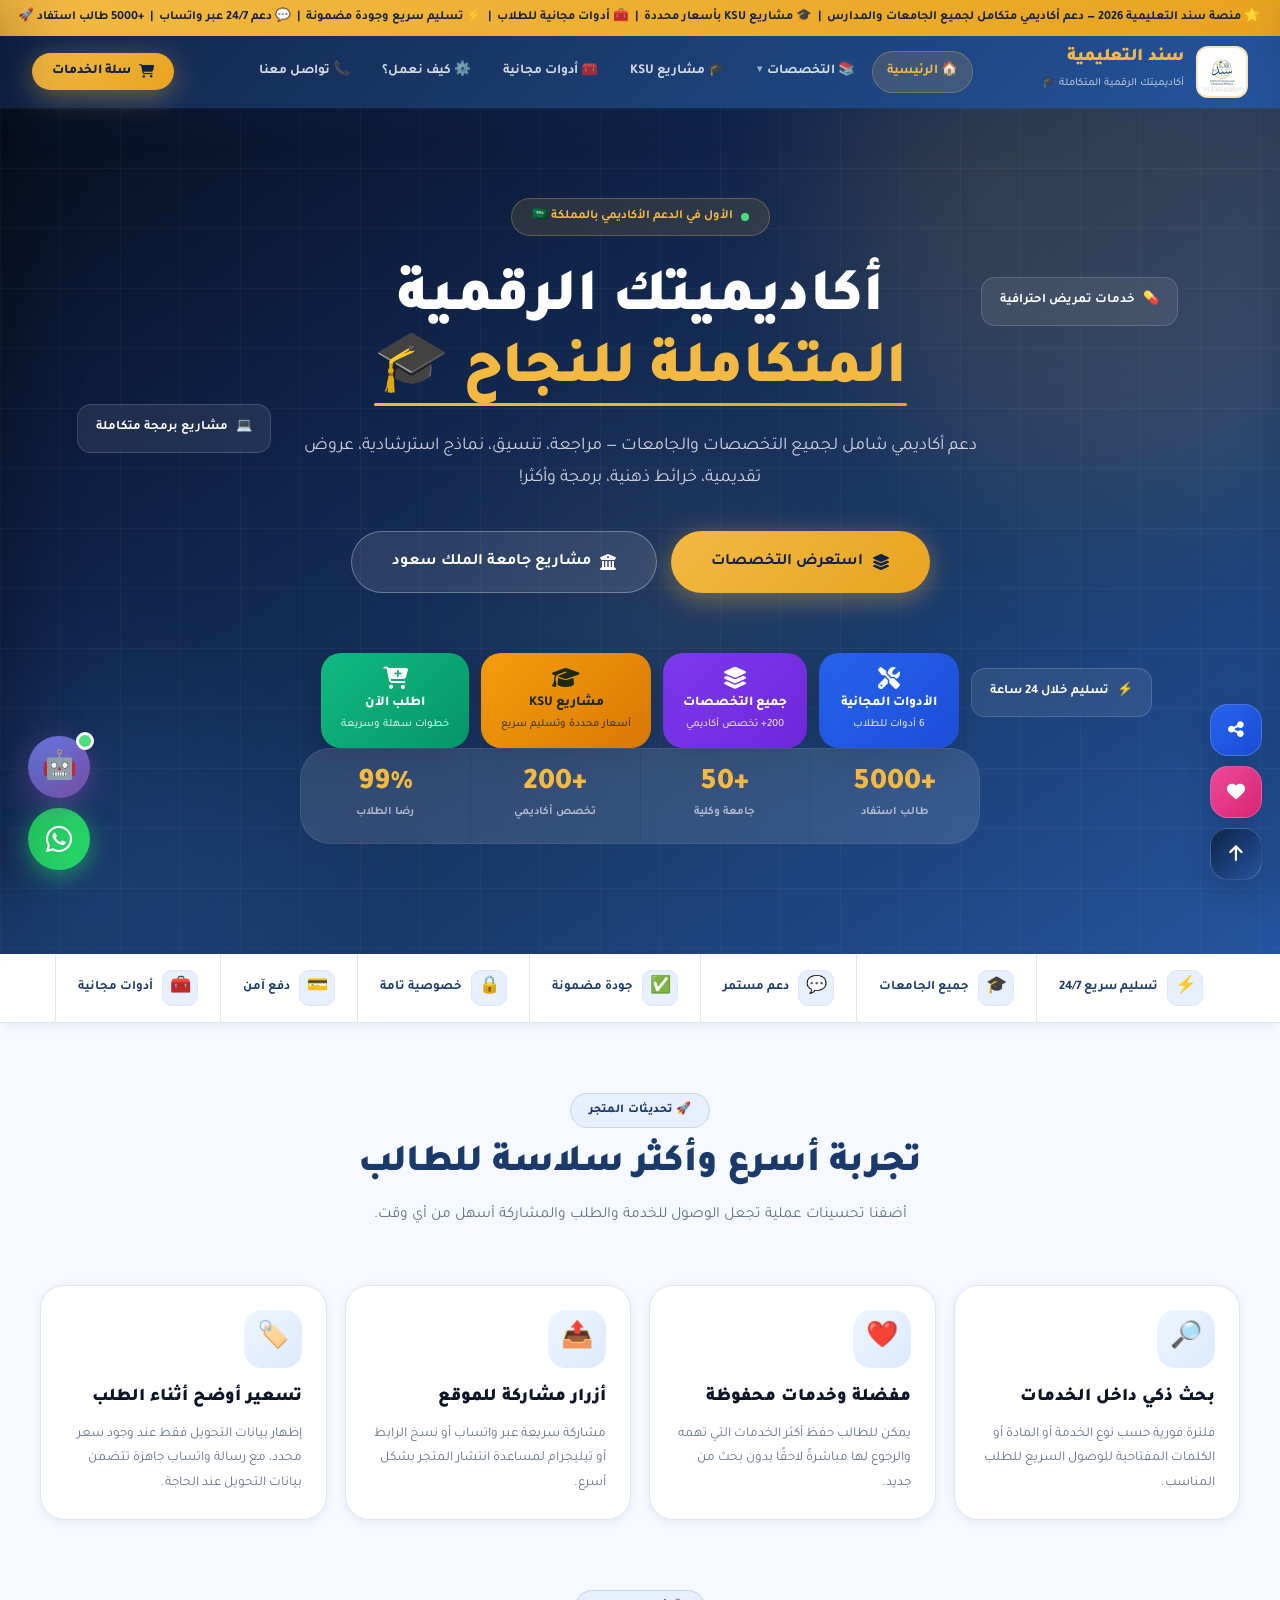
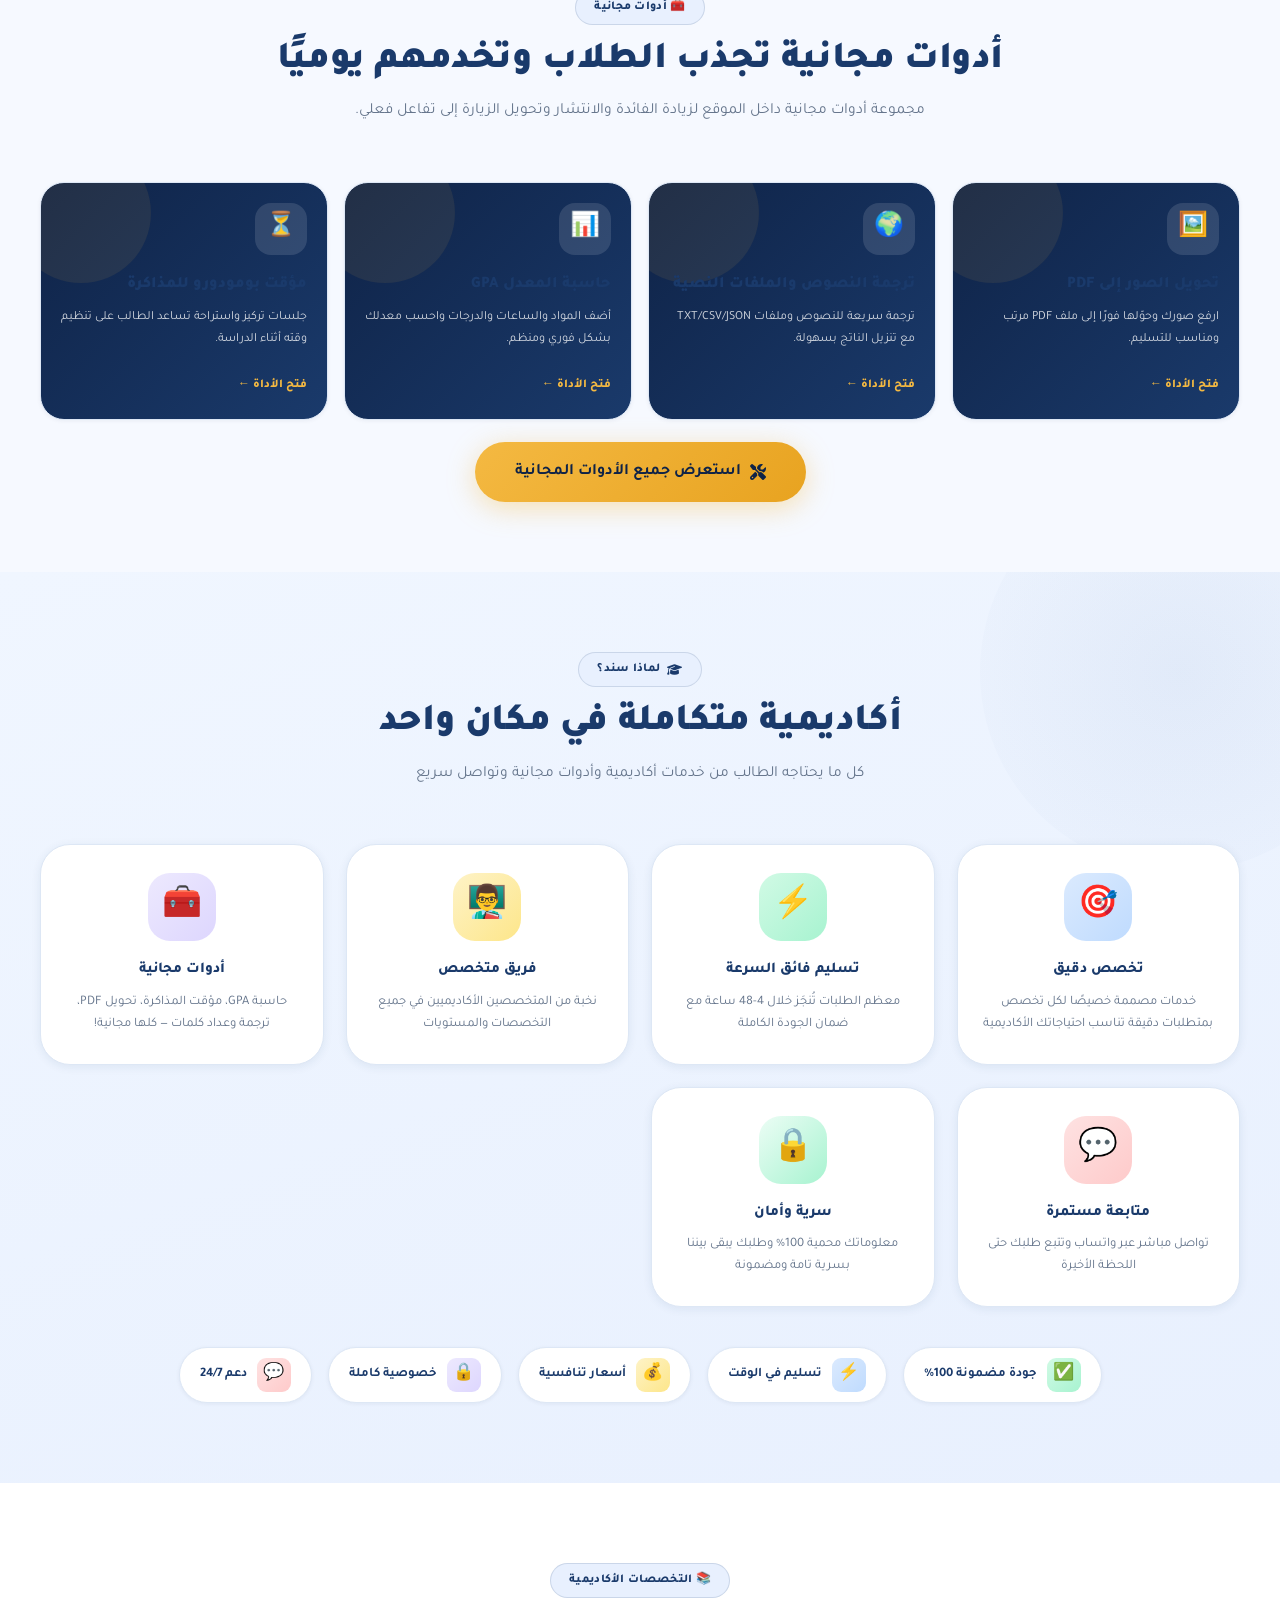
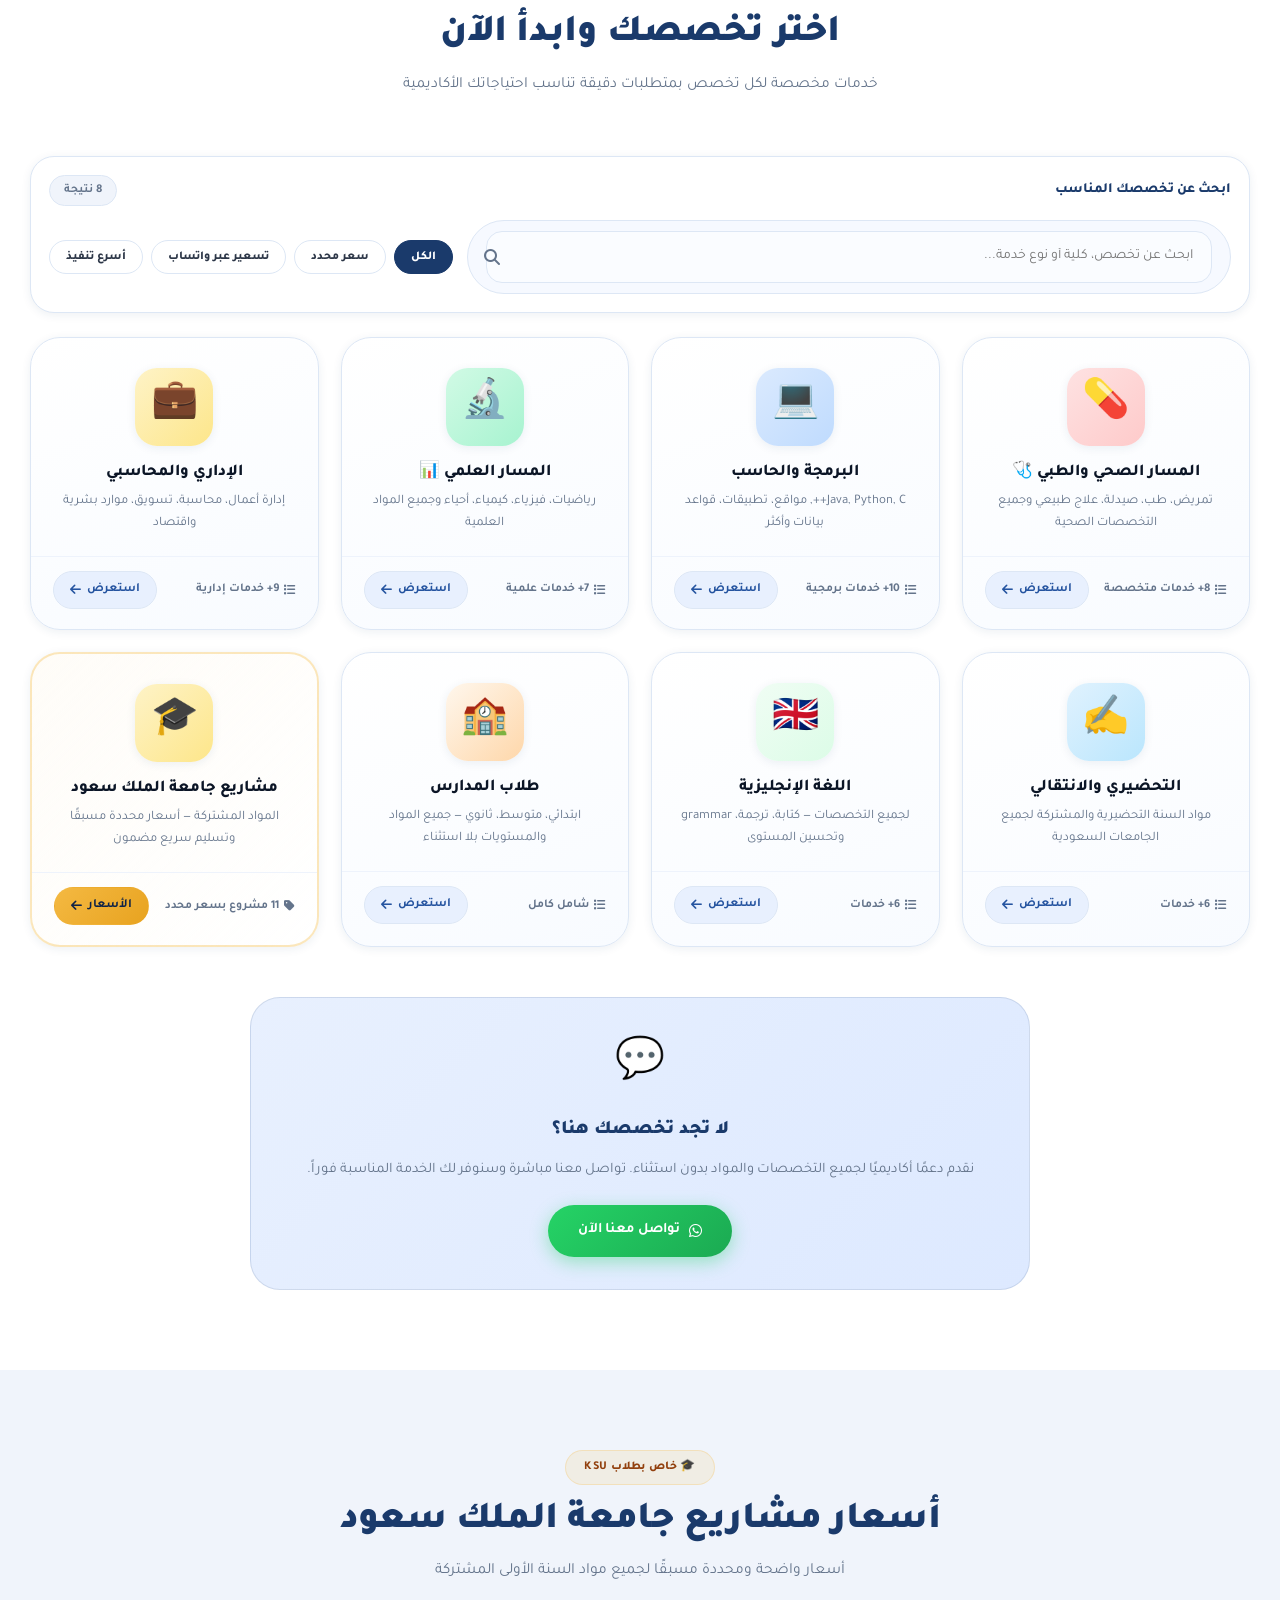
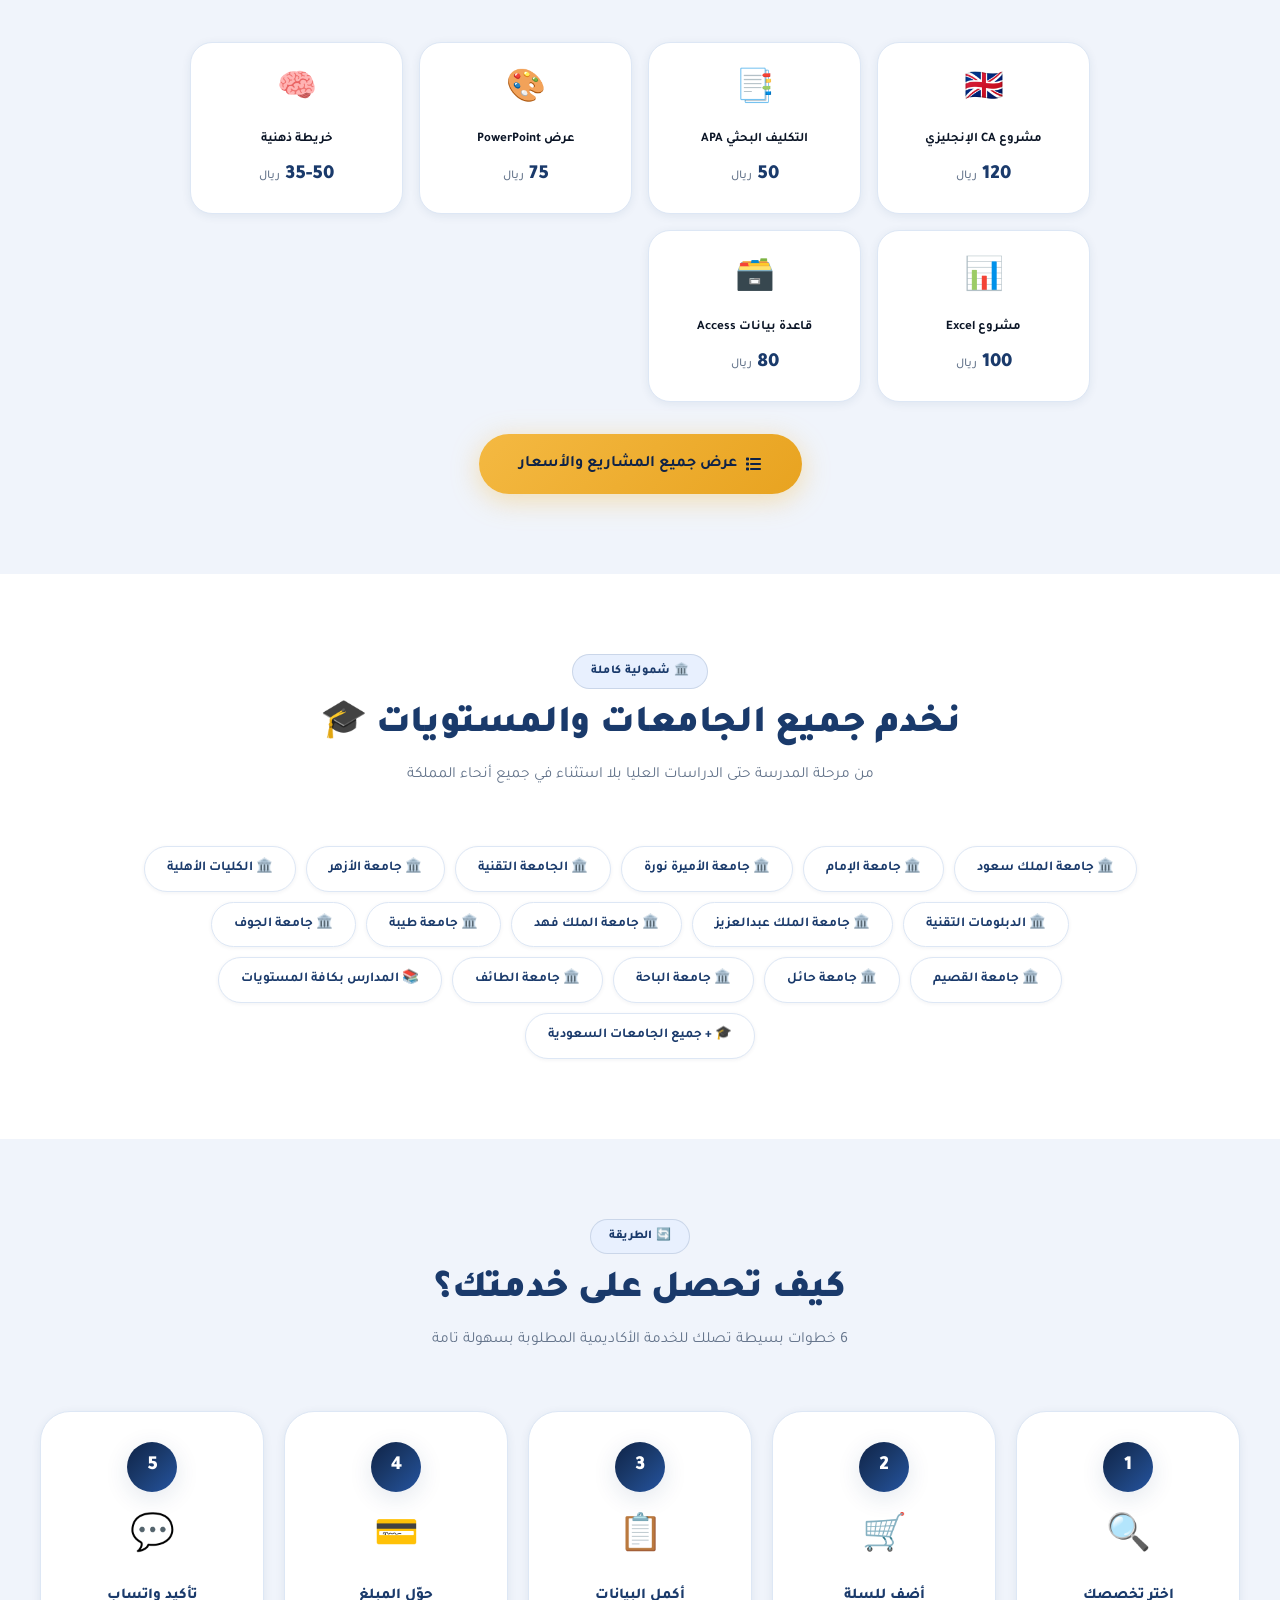
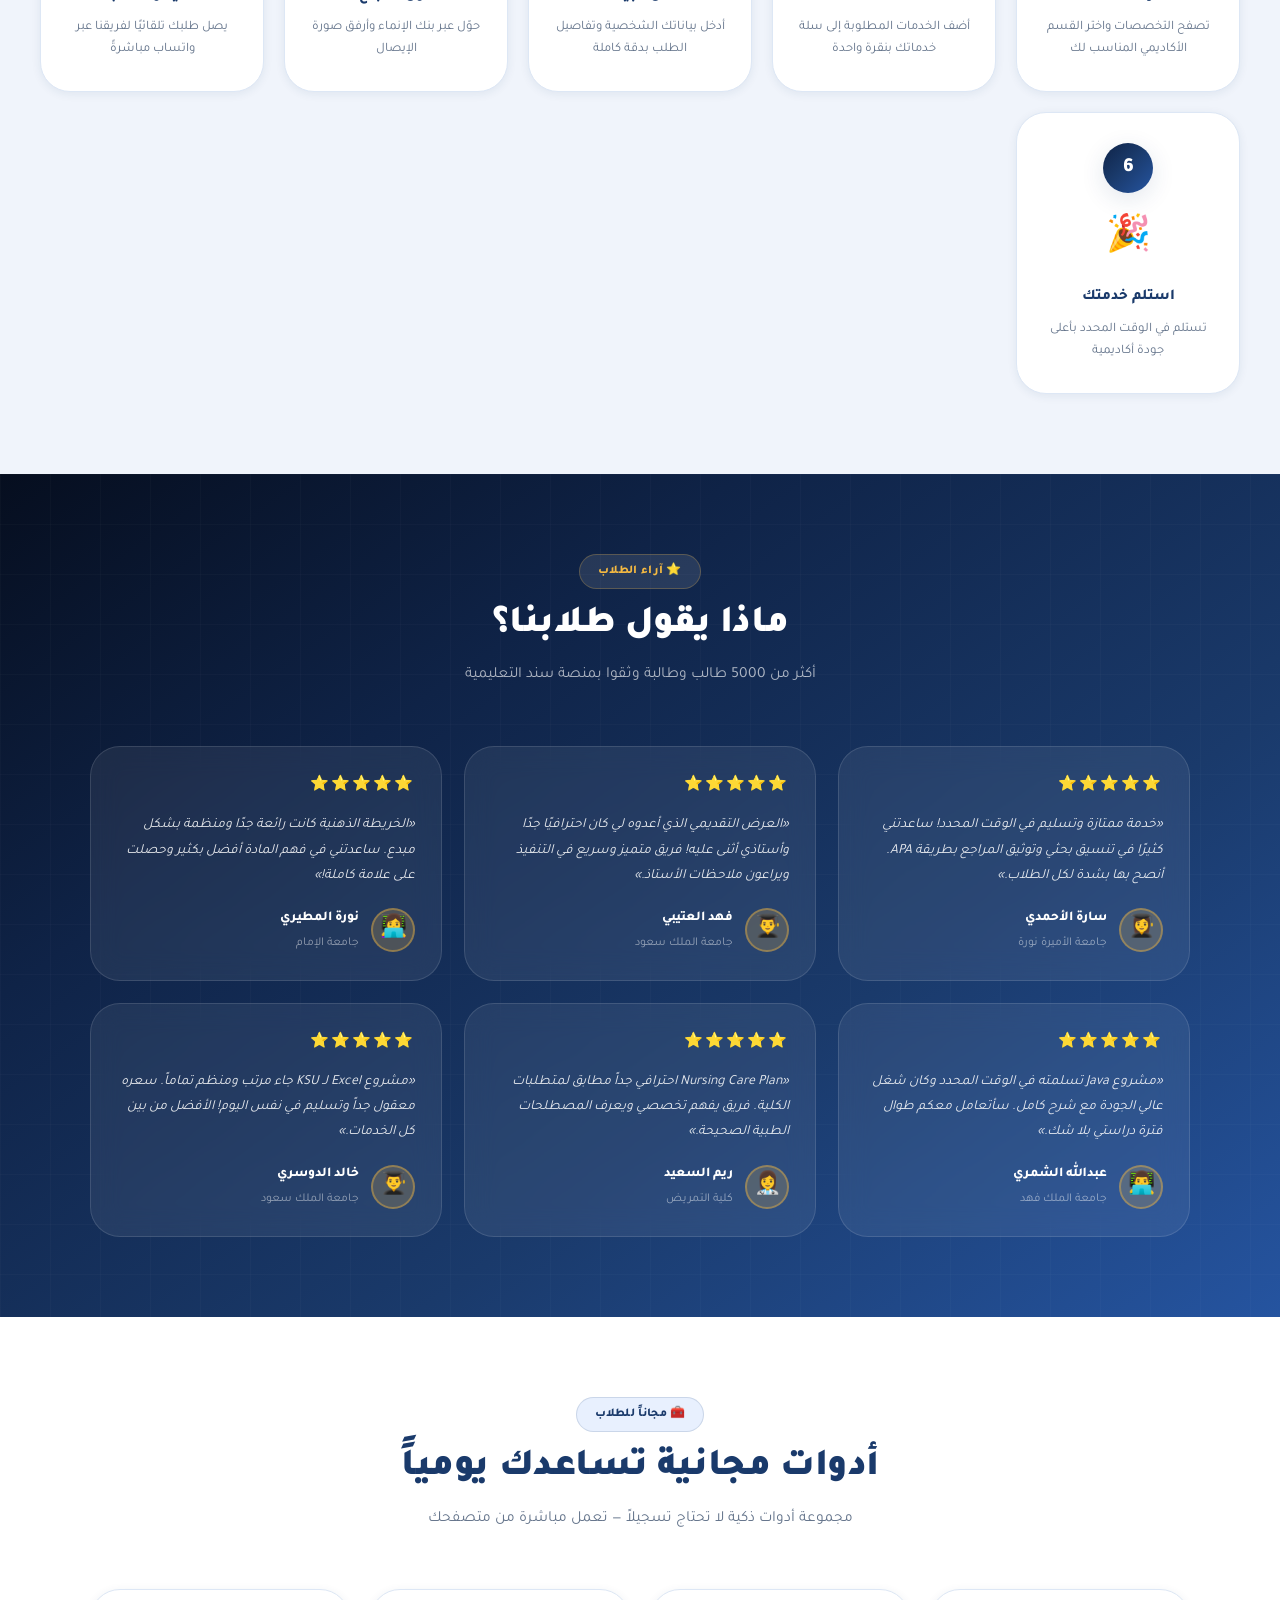
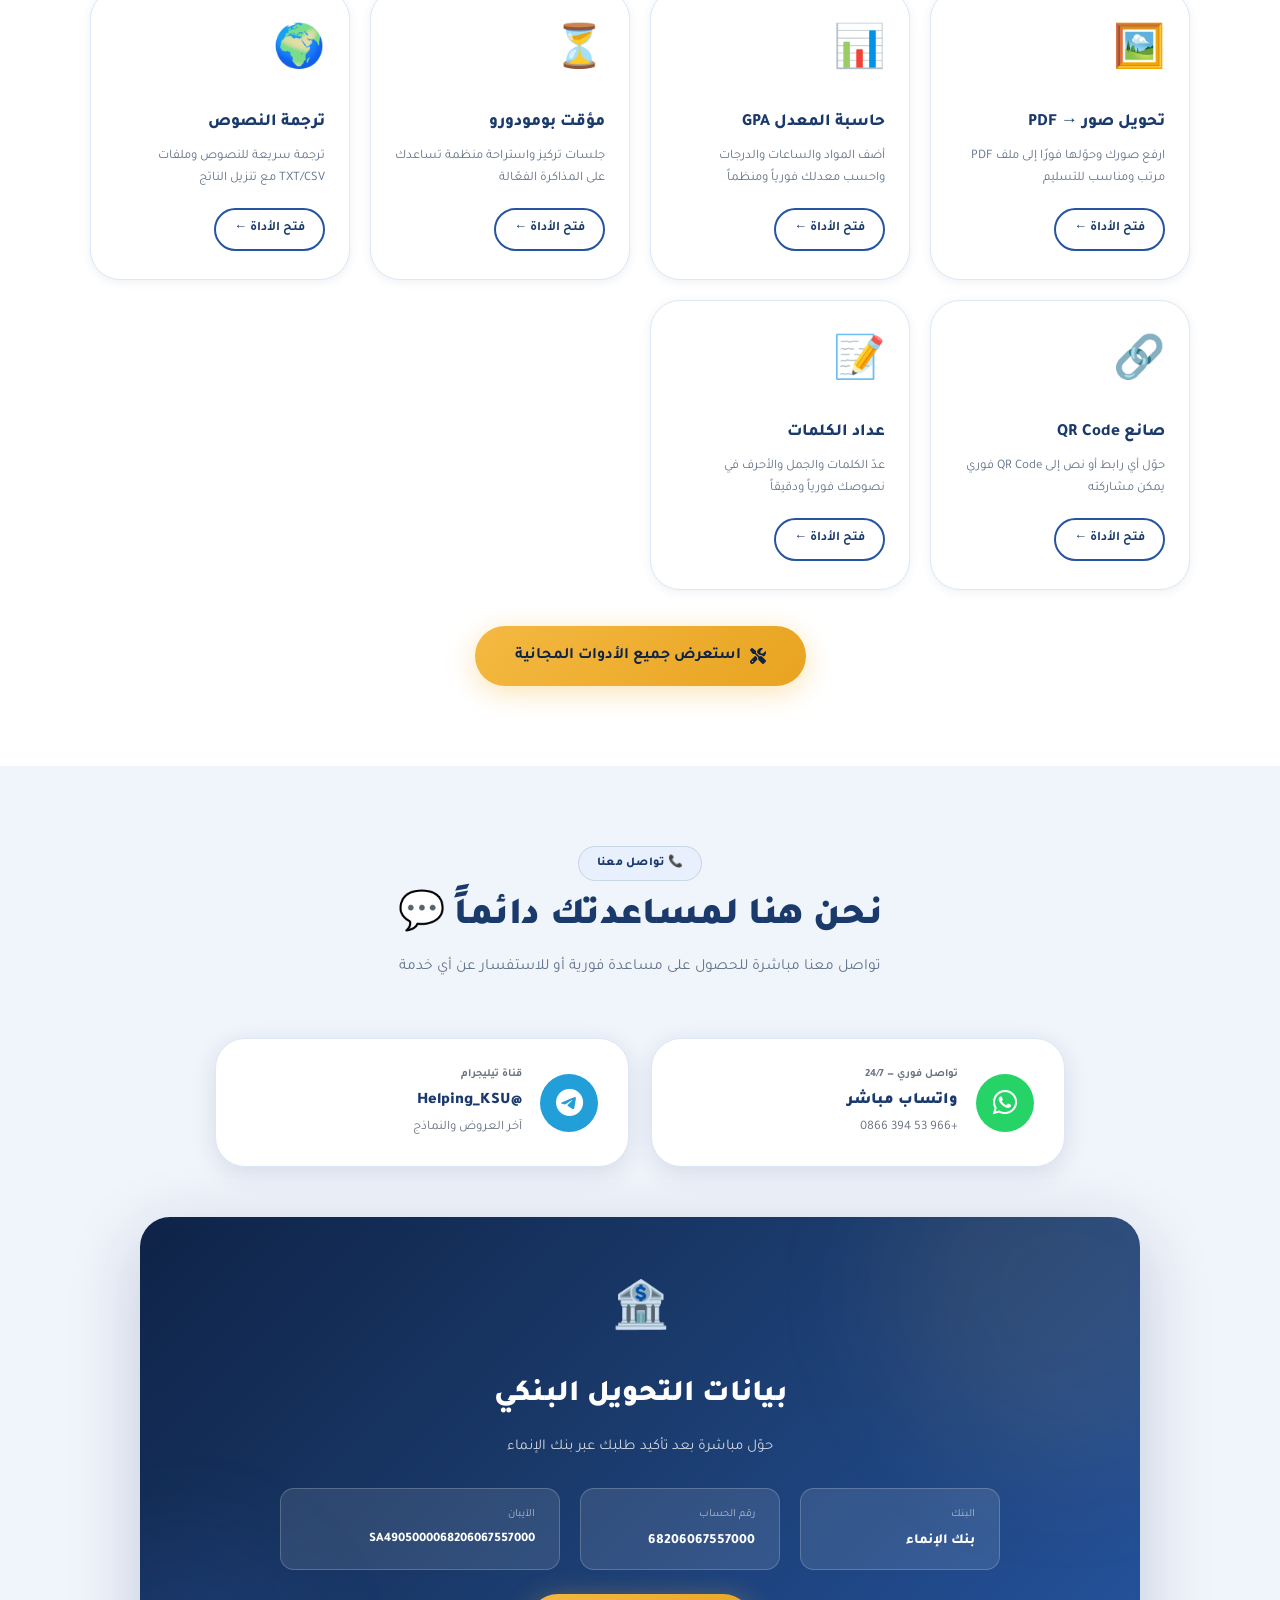
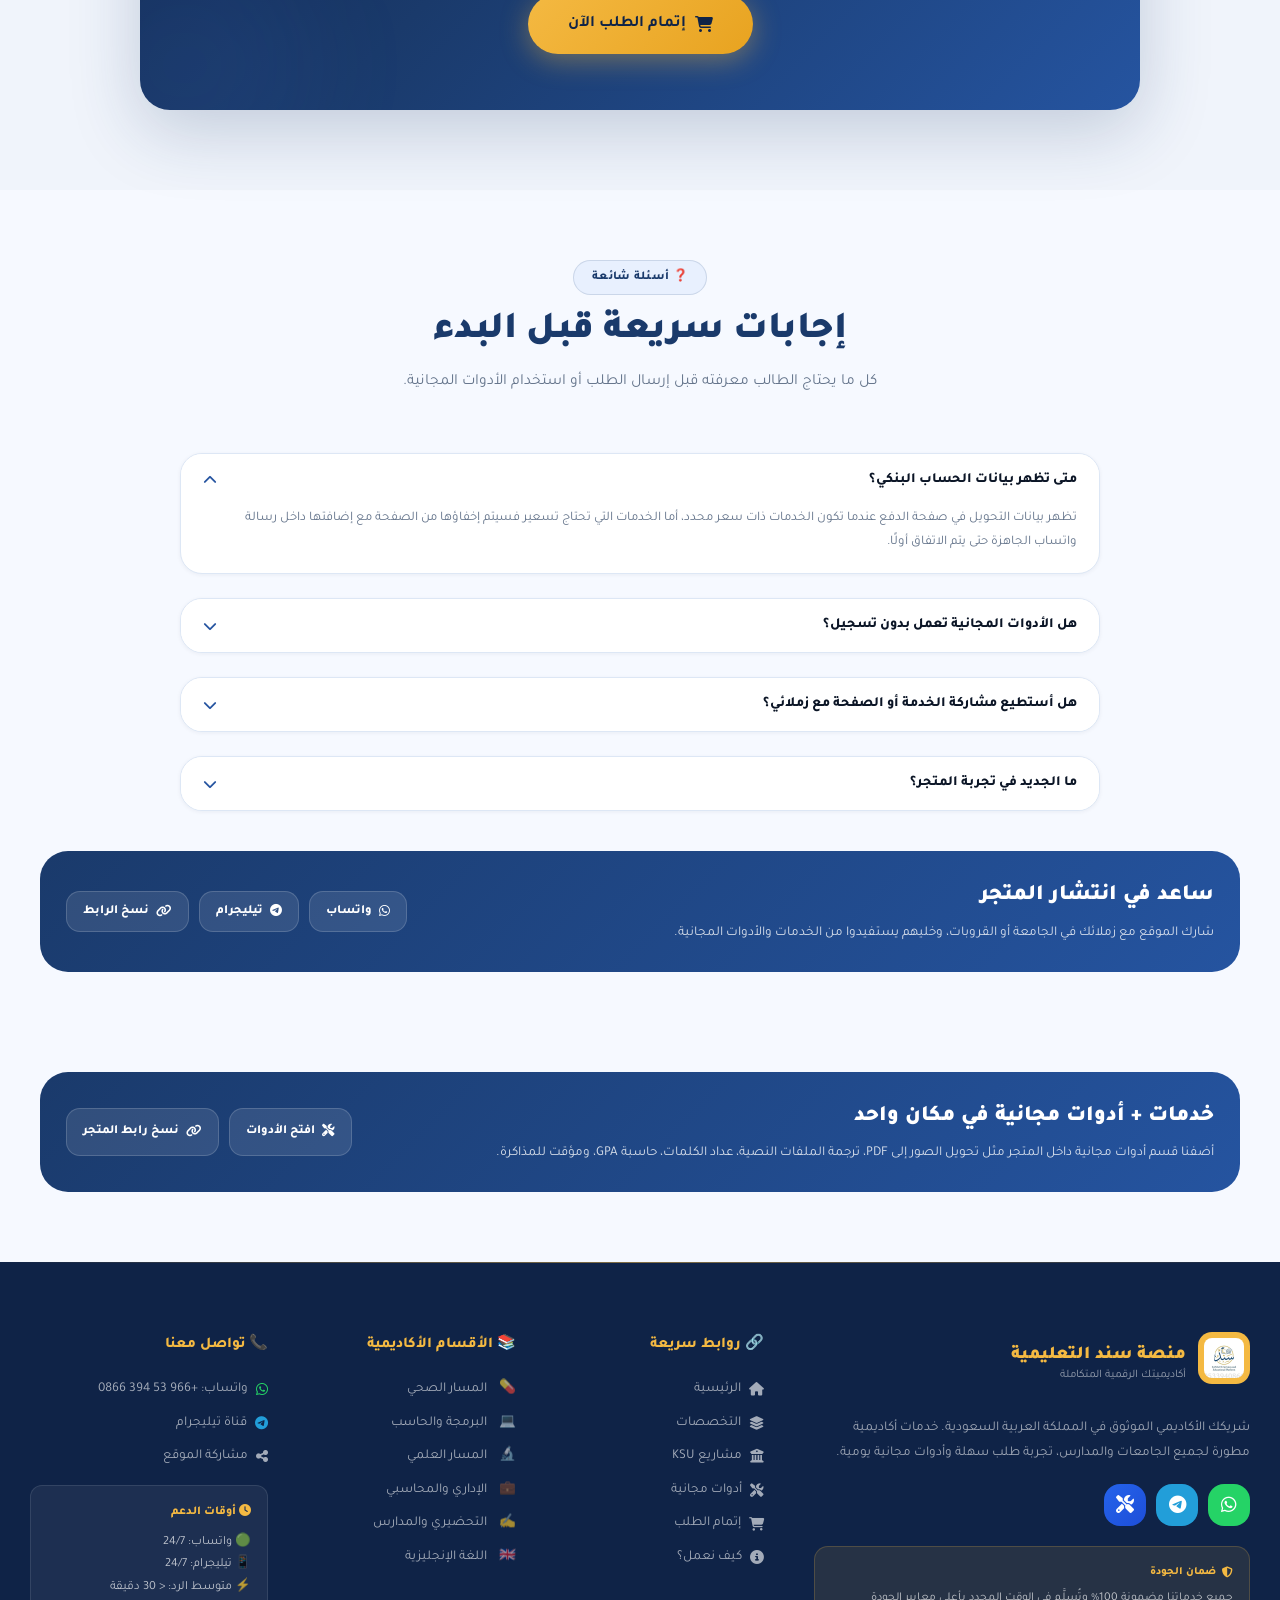
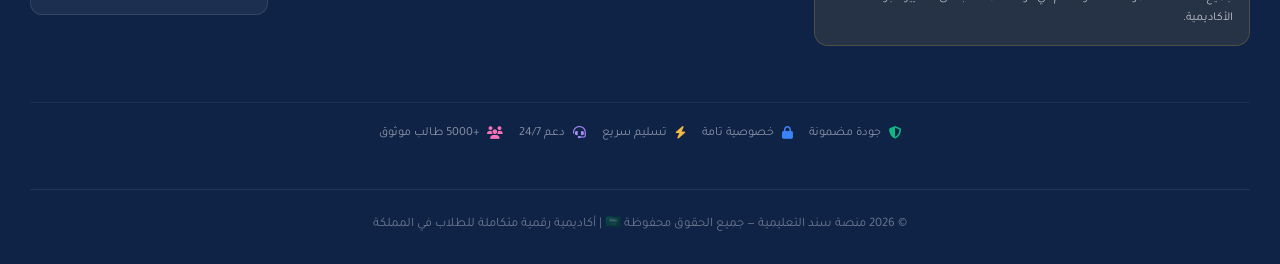
<file: index.html>
<!DOCTYPE html>
<html lang="ar" dir="rtl">
<head>
  <meta charset="UTF-8">
  <meta name="viewport" content="width=device-width, initial-scale=1.0">
  <title>منصة سند التعليمية | أكاديميتك الرقمية المتكاملة 📚</title>
  <meta name="description" content="منصة سند التعليمية — أكاديمية رقمية متكاملة لجميع الطلاب في المملكة. دعم أكاديمي شامل، مشاريع KSU، وأدوات مجانية.">
  <link rel="stylesheet" href="css/style.css">
  <link rel="stylesheet" href="css/upgrade.css">
  <link rel="stylesheet" href="https://cdn.jsdelivr.net/npm/@fortawesome/fontawesome-free@6.5.0/css/all.min.css">
  <link href="https://fonts.googleapis.com/css2?family=Tajawal:wght@300;400;500;700;800;900&family=Cairo:wght@400;600;700;900&display=swap" rel="stylesheet">
  <style>
    /* INDEX PAGE EXTRAS */
    .hero-floating-cards {
      position: absolute;
      inset: 0;
      pointer-events: none;
      overflow: hidden;
    }
    .floating-card {
      position: absolute;
      background: rgba(255,255,255,0.08);
      backdrop-filter: blur(10px);
      border: 1px solid rgba(255,255,255,0.15);
      border-radius: 14px;
      padding: 12px 18px;
      font-size: 13px;
      font-weight: 700;
      color: white;
      display: flex;
      align-items: center;
      gap: 8px;
      animation: floatCard 6s ease-in-out infinite;
    }
    .floating-card.fc-1 { top: 20%; right: 8%; animation-delay: 0s; }
    .floating-card.fc-2 { top: 35%; left: 6%; animation-delay: 1.5s; }
    .floating-card.fc-3 { bottom: 28%; right: 10%; animation-delay: 3s; }
    @keyframes floatCard {
      0%, 100% { transform: translateY(0); }
      50% { transform: translateY(-10px); }
    }
    @media(max-width:768px) { .floating-card { display: none; } }

    /* Academy Section */
    .academy-section {
      background: linear-gradient(160deg, #f0f6ff, #e8f0fe);
      position: relative;
      overflow: hidden;
    }
    .academy-section::before {
      content: '';
      position: absolute;
      width: 400px; height: 400px;
      background: radial-gradient(circle, rgba(37,84,160,0.06), transparent);
      top: -100px; right: -100px;
      border-radius: 50%;
    }

    /* Trust Badges */
    .trust-row {
      display: flex;
      gap: 16px;
      flex-wrap: wrap;
      justify-content: center;
      margin-top: 40px;
    }
    .trust-badge {
      display: flex;
      align-items: center;
      gap: 10px;
      background: white;
      border: 1px solid var(--border);
      border-radius: var(--r-full);
      padding: 10px 20px;
      font-size: 13px;
      font-weight: 700;
      color: var(--primary);
      box-shadow: var(--shadow-xs);
      transition: all 0.2s;
    }
    .trust-badge:hover { transform: translateY(-2px); box-shadow: var(--shadow-md); }
    .trust-badge .tb-icon {
      width: 34px; height: 34px;
      border-radius: 9px;
      display: flex; align-items: center; justify-content: center;
      font-size: 17px;
    }

    /* Pricing preview */
    .pricing-preview {
      display: grid;
      grid-template-columns: repeat(auto-fill, minmax(200px, 1fr));
      gap: 16px;
      max-width: 900px;
      margin: 40px auto 0;
    }
    .price-preview-card {
      background: white;
      border-radius: var(--r-lg);
      padding: 20px;
      text-align: center;
      border: 1px solid var(--border);
      box-shadow: var(--shadow-sm);
      transition: all 0.3s;
    }
    .price-preview-card:hover { transform: translateY(-4px); box-shadow: var(--shadow-md); }
    .price-preview-card .ppc-emoji { font-size: 32px; margin-bottom: 10px; }
    .price-preview-card .ppc-name { font-size: 13px; font-weight: 700; color: var(--text-dark); margin-bottom: 6px; }
    .price-preview-card .ppc-price { font-size: 20px; font-weight: 900; color: var(--primary); }
    .price-preview-card .ppc-price small { font-size: 12px; color: var(--text-muted); font-weight: 500; }

    /* Contact cards */
    .contact-card {
      display: flex;
      align-items: center;
      gap: 18px;
      background: white;
      border-radius: var(--r-xl);
      padding: 26px 30px;
      color: var(--text-dark);
      box-shadow: var(--shadow-md);
      border: 1px solid var(--border);
      transition: all 0.3s;
      flex: 1;
      min-width: 260px;
      text-decoration: none;
    }
    .contact-card:hover { transform: translateY(-6px); box-shadow: var(--shadow-xl); }
    .contact-icon {
      width: 58px; height: 58px;
      border-radius: 50%;
      display: flex; align-items: center; justify-content: center;
      font-size: 28px;
      color: white;
      flex-shrink: 0;
    }
  </style>
</head>
<body>

<div id="header-placeholder" data-page="home"></div>

<!-- ===== HERO ===== -->
<section class="hero">
  <div class="hero-bg">
    <div class="orb orb-1"></div>
    <div class="orb orb-2"></div>
    <div class="orb orb-3"></div>
    <div class="grid-pattern"></div>
  </div>

  <!-- Floating decorative cards -->
  <div class="hero-floating-cards">
    <div class="floating-card fc-1"><span>💊</span> خدمات تمريض احترافية</div>
    <div class="floating-card fc-2"><span>💻</span> مشاريع برمجة متكاملة</div>
    <div class="floating-card fc-3"><span>⚡</span> تسليم خلال 24 ساعة</div>
  </div>

  <div class="hero-content">
    <div class="hero-badge">
      <span class="hero-badge-dot"></span>
      الأول في الدعم الأكاديمي بالمملكة 🇸🇦
    </div>
    <h1>أكاديميتك الرقمية<br><span class="highlight">المتكاملة للنجاح 🎓</span></h1>
    <p class="hero-desc">دعم أكاديمي شامل لجميع التخصصات والجامعات — مراجعة، تنسيق، نماذج استرشادية، عروض تقديمية، خرائط ذهنية، برمجة وأكثر!</p>

    <div class="hero-cta">
      <a href="specializations.html" class="btn btn-primary btn-lg">
        <i class="fas fa-layer-group"></i> استعرض التخصصات
      </a>
      <a href="ksu.html" class="btn btn-white btn-lg">
        <i class="fas fa-university"></i> مشاريع جامعة الملك سعود
      </a>
    </div>

    <!-- Quick Access Bar -->
    <div class="hero-quick-bar">
      <a href="tools.html" class="hq-btn hq-tools">
        <i class="fas fa-screwdriver-wrench"></i>
        <span class="hq-label">الأدوات المجانية</span>
        <span class="hq-sub">6 أدوات للطلاب</span>
      </a>
      <a href="specializations.html" class="hq-btn hq-spec">
        <i class="fas fa-layer-group"></i>
        <span class="hq-label">جميع التخصصات</span>
        <span class="hq-sub">200+ تخصص أكاديمي</span>
      </a>
      <a href="ksu.html" class="hq-btn hq-ksu">
        <i class="fas fa-graduation-cap"></i>
        <span class="hq-label">مشاريع KSU</span>
        <span class="hq-sub">أسعار محددة وتسليم سريع</span>
      </a>
      <a href="checkout.html" class="hq-btn hq-order">
        <i class="fas fa-cart-plus"></i>
        <span class="hq-label">اطلب الآن</span>
        <span class="hq-sub">خطوات سهلة وسريعة</span>
      </a>
    </div>

    <div class="hero-stats">
      <div class="stat-item">
        <span class="s-num">+5000</span>
        <span class="s-label">طالب استفاد</span>
      </div>
      <div class="stat-item">
        <span class="s-num">+50</span>
        <span class="s-label">جامعة وكلية</span>
      </div>
      <div class="stat-item">
        <span class="s-num">+200</span>
        <span class="s-label">تخصص أكاديمي</span>
      </div>
      <div class="stat-item">
        <span class="s-num">99%</span>
        <span class="s-label">رضا الطلاب</span>
      </div>
    </div>
  </div>
</section>

<!-- ===== FEATURES BAR ===== -->
<div class="features-bar">
  <div class="feat-item"><div class="feat-icon">⚡</div> تسليم سريع 24/7</div>
  <div class="feat-item"><div class="feat-icon">🎓</div> جميع الجامعات</div>
  <div class="feat-item"><div class="feat-icon">💬</div> دعم مستمر</div>
  <div class="feat-item"><div class="feat-icon">✅</div> جودة مضمونة</div>
  <div class="feat-item"><div class="feat-icon">🔒</div> خصوصية تامة</div>
  <div class="feat-item"><div class="feat-icon">💳</div> دفع آمن</div>
  <div class="feat-item"><div class="feat-icon">🧰</div> أدوات مجانية</div>
</div>

<!-- ===== ACADEMY FEATURES ===== -->
<section class="section academy-section" id="academy">
  <div class="section-header reveal">
    <div class="section-chip"><i class="fas fa-graduation-cap"></i> لماذا سند؟</div>
    <h2 class="section-title">أكاديمية متكاملة في مكان واحد</h2>
    <p class="section-subtitle">كل ما يحتاجه الطالب من خدمات أكاديمية وأدوات مجانية وتواصل سريع</p>
  </div>
  <div class="academy-features">
    <div class="academy-feature-card reveal reveal-delay-1">
      <div class="af-icon" style="background:linear-gradient(135deg,#dbeafe,#bfdbfe);">🎯</div>
      <h3>تخصص دقيق</h3>
      <p>خدمات مصممة خصيصًا لكل تخصص بمتطلبات دقيقة تناسب احتياجاتك الأكاديمية</p>
    </div>
    <div class="academy-feature-card reveal reveal-delay-2">
      <div class="af-icon" style="background:linear-gradient(135deg,#d1fae5,#a7f3d0);">⚡</div>
      <h3>تسليم فائق السرعة</h3>
      <p>معظم الطلبات تُنجَز خلال 4-48 ساعة مع ضمان الجودة الكاملة</p>
    </div>
    <div class="academy-feature-card reveal reveal-delay-3">
      <div class="af-icon" style="background:linear-gradient(135deg,#fef3c7,#fde68a);">👨‍🏫</div>
      <h3>فريق متخصص</h3>
      <p>نخبة من المتخصصين الأكاديميين في جميع التخصصات والمستويات</p>
    </div>
    <div class="academy-feature-card reveal reveal-delay-1">
      <div class="af-icon" style="background:linear-gradient(135deg,#ede9fe,#ddd6fe);">🧰</div>
      <h3>أدوات مجانية</h3>
      <p>حاسبة GPA، مؤقت المذاكرة، تحويل PDF، ترجمة وعداد كلمات — كلها مجانية!</p>
    </div>
    <div class="academy-feature-card reveal reveal-delay-2">
      <div class="af-icon" style="background:linear-gradient(135deg,#fee2e2,#fecaca);">💬</div>
      <h3>متابعة مستمرة</h3>
      <p>تواصل مباشر عبر واتساب وتتبع طلبك حتى اللحظة الأخيرة</p>
    </div>
    <div class="academy-feature-card reveal reveal-delay-3">
      <div class="af-icon" style="background:linear-gradient(135deg,#ecfdf5,#a7f3d0);">🔒</div>
      <h3>سرية وأمان</h3>
      <p>معلوماتك محمية 100% وطلبك يبقى بيننا بسرية تامة ومضمونة</p>
    </div>
  </div>

  <div class="trust-row reveal">
    <div class="trust-badge"><div class="tb-icon" style="background:linear-gradient(135deg,#d1fae5,#a7f3d0);">✅</div> جودة مضمونة 100%</div>
    <div class="trust-badge"><div class="tb-icon" style="background:linear-gradient(135deg,#dbeafe,#bfdbfe);">⚡</div> تسليم في الوقت</div>
    <div class="trust-badge"><div class="tb-icon" style="background:linear-gradient(135deg,#fef3c7,#fde68a);">💰</div> أسعار تنافسية</div>
    <div class="trust-badge"><div class="tb-icon" style="background:linear-gradient(135deg,#ede9fe,#ddd6fe);">🔒</div> خصوصية كاملة</div>
    <div class="trust-badge"><div class="tb-icon" style="background:linear-gradient(135deg,#fee2e2,#fecaca);">💬</div> دعم 24/7</div>
  </div>
</section>

<!-- ===== SPECIALIZATIONS ===== -->
<section class="section section-alt" id="specializations">
  <div class="section-header reveal">
    <div class="section-chip">📚 التخصصات الأكاديمية</div>
    <h2 class="section-title">اختر تخصصك وابدأ الآن</h2>
    <p class="section-subtitle">خدمات مخصصة لكل تخصص بمتطلبات دقيقة تناسب احتياجاتك الأكاديمية</p>
  </div>
  <div class="spec-grid">

    <a href="health.html" class="spec-card spec-health reveal reveal-delay-1">
      <div class="spec-card-header">
        <div class="spec-card-icon">💊</div>
        <h3 class="spec-card-title">المسار الصحي والطبي 🩺</h3>
        <p class="spec-card-desc">تمريض، طب، صيدلة، علاج طبيعي وجميع التخصصات الصحية</p>
      </div>
      <div class="spec-card-footer">
        <span class="spec-services-count"><i class="fas fa-list"></i> 8+ خدمات متخصصة</span>
        <span class="spec-go-btn">استعرض <i class="fas fa-arrow-left"></i></span>
      </div>
    </a>

    <a href="cs.html" class="spec-card spec-cs reveal reveal-delay-2">
      <div class="spec-card-header">
        <div class="spec-card-icon">💻</div>
        <h3 class="spec-card-title">البرمجة والحاسب</h3>
        <p class="spec-card-desc">Java, Python, C++, مواقع، تطبيقات، قواعد بيانات وأكثر</p>
      </div>
      <div class="spec-card-footer">
        <span class="spec-services-count"><i class="fas fa-list"></i> 10+ خدمات برمجية</span>
        <span class="spec-go-btn">استعرض <i class="fas fa-arrow-left"></i></span>
      </div>
    </a>

    <a href="science.html" class="spec-card spec-science reveal reveal-delay-3">
      <div class="spec-card-header">
        <div class="spec-card-icon">🔬</div>
        <h3 class="spec-card-title">المسار العلمي 📊</h3>
        <p class="spec-card-desc">رياضيات، فيزياء، كيمياء، أحياء وجميع المواد العلمية</p>
      </div>
      <div class="spec-card-footer">
        <span class="spec-services-count"><i class="fas fa-list"></i> 7+ خدمات علمية</span>
        <span class="spec-go-btn">استعرض <i class="fas fa-arrow-left"></i></span>
      </div>
    </a>

    <a href="business.html" class="spec-card spec-business reveal reveal-delay-1">
      <div class="spec-card-header">
        <div class="spec-card-icon">💼</div>
        <h3 class="spec-card-title">الإداري والمحاسبي</h3>
        <p class="spec-card-desc">إدارة أعمال، محاسبة، تسويق، موارد بشرية واقتصاد</p>
      </div>
      <div class="spec-card-footer">
        <span class="spec-services-count"><i class="fas fa-list"></i> 9+ خدمات إدارية</span>
        <span class="spec-go-btn">استعرض <i class="fas fa-arrow-left"></i></span>
      </div>
    </a>

    <a href="preparatory.html" class="spec-card spec-prep reveal reveal-delay-2">
      <div class="spec-card-header">
        <div class="spec-card-icon">✍️</div>
        <h3 class="spec-card-title">التحضيري والانتقالي</h3>
        <p class="spec-card-desc">مواد السنة التحضيرية والمشتركة لجميع الجامعات السعودية</p>
      </div>
      <div class="spec-card-footer">
        <span class="spec-services-count"><i class="fas fa-list"></i> 6+ خدمات</span>
        <span class="spec-go-btn">استعرض <i class="fas fa-arrow-left"></i></span>
      </div>
    </a>

    <a href="preparatory.html#english" class="spec-card spec-english reveal reveal-delay-3">
      <div class="spec-card-header">
        <div class="spec-card-icon">🇬🇧</div>
        <h3 class="spec-card-title">اللغة الإنجليزية</h3>
        <p class="spec-card-desc">لجميع التخصصات — كتابة، ترجمة، grammar وتحسين المستوى</p>
      </div>
      <div class="spec-card-footer">
        <span class="spec-services-count"><i class="fas fa-list"></i> 6+ خدمات</span>
        <span class="spec-go-btn">استعرض <i class="fas fa-arrow-left"></i></span>
      </div>
    </a>

    <a href="preparatory.html#school" class="spec-card spec-school reveal reveal-delay-1">
      <div class="spec-card-header">
        <div class="spec-card-icon">🏫</div>
        <h3 class="spec-card-title">طلاب المدارس</h3>
        <p class="spec-card-desc">ابتدائي، متوسط، ثانوي — جميع المواد والمستويات بلا استثناء</p>
      </div>
      <div class="spec-card-footer">
        <span class="spec-services-count"><i class="fas fa-list"></i> شامل كامل</span>
        <span class="spec-go-btn">استعرض <i class="fas fa-arrow-left"></i></span>
      </div>
    </a>

    <a href="ksu.html" class="spec-card reveal reveal-delay-2" style="border:2px solid rgba(244,185,66,0.35);background:linear-gradient(135deg,rgba(244,185,66,0.04),white);">
      <div class="spec-card-header">
        <div class="spec-card-icon" style="background:linear-gradient(135deg,#fef3c7,#fde68a);">🎓</div>
        <h3 class="spec-card-title">مشاريع جامعة الملك سعود</h3>
        <p class="spec-card-desc">المواد المشتركة — أسعار محددة مسبقًا وتسليم سريع مضمون</p>
      </div>
      <div class="spec-card-footer">
        <span class="spec-services-count"><i class="fas fa-tag"></i> 11 مشروع بسعر محدد</span>
        <span class="spec-go-btn" style="background:var(--grad-gold);color:var(--primary-dark);border-color:transparent;">الأسعار <i class="fas fa-arrow-left"></i></span>
      </div>
    </a>

  </div>

  <!-- Can't find your specialization -->
  <div class="reveal" style="max-width:780px;margin:50px auto 0;background:linear-gradient(135deg,var(--accent),#dde9ff);border-radius:var(--r-xl);padding:32px 36px;border:1.5px solid rgba(26,58,107,0.12);text-align:center;">
    <div style="font-size:40px;margin-bottom:14px;">💬</div>
    <h3 style="font-size:19px;font-weight:900;color:var(--primary);margin-bottom:10px;">لا تجد تخصصك هنا؟</h3>
    <p style="font-size:14.5px;color:var(--text-muted);margin-bottom:22px;line-height:1.8;">نقدم دعمًا أكاديميًا لجميع التخصصات والمواد بدون استثناء. تواصل معنا مباشرة وسنوفر لك الخدمة المناسبة فوراً.</p>
    <a href="https://wa.me/966533940866" target="_blank" class="btn btn-wa">
      <i class="fab fa-whatsapp"></i> تواصل معنا الآن
    </a>
  </div>
</section>

<!-- ===== KSU PRICING PREVIEW ===== -->
<section class="section" style="background:var(--bg-gray);">
  <div class="section-header reveal">
    <div class="section-chip" style="background:rgba(244,185,66,0.12);color:#92400e;border-color:rgba(244,185,66,0.25);">🎓 خاص بطلاب KSU</div>
    <h2 class="section-title">أسعار مشاريع جامعة الملك سعود</h2>
    <p class="section-subtitle">أسعار واضحة ومحددة مسبقًا لجميع مواد السنة الأولى المشتركة</p>
  </div>
  <div class="pricing-preview reveal">
    <div class="price-preview-card">
      <div class="ppc-emoji">🇬🇧</div>
      <div class="ppc-name">مشروع CA الإنجليزي</div>
      <div class="ppc-price">120 <small>ريال</small></div>
    </div>
    <div class="price-preview-card">
      <div class="ppc-emoji">📑</div>
      <div class="ppc-name">التكليف البحثي APA</div>
      <div class="ppc-price">50 <small>ريال</small></div>
    </div>
    <div class="price-preview-card">
      <div class="ppc-emoji">🎨</div>
      <div class="ppc-name">عرض PowerPoint</div>
      <div class="ppc-price">75 <small>ريال</small></div>
    </div>
    <div class="price-preview-card">
      <div class="ppc-emoji">🧠</div>
      <div class="ppc-name">خريطة ذهنية</div>
      <div class="ppc-price">35-50 <small>ريال</small></div>
    </div>
    <div class="price-preview-card">
      <div class="ppc-emoji">📊</div>
      <div class="ppc-name">مشروع Excel</div>
      <div class="ppc-price">100 <small>ريال</small></div>
    </div>
    <div class="price-preview-card">
      <div class="ppc-emoji">🗃️</div>
      <div class="ppc-name">قاعدة بيانات Access</div>
      <div class="ppc-price">80 <small>ريال</small></div>
    </div>
  </div>
  <div style="text-align:center;margin-top:32px;" class="reveal">
    <a href="ksu.html" class="btn btn-primary btn-lg">
      <i class="fas fa-list"></i> عرض جميع المشاريع والأسعار
    </a>
  </div>
</section>

<!-- ===== UNIVERSITIES ===== -->
<section class="section section-alt" id="universities">
  <div class="section-header reveal">
    <div class="section-chip">🏛️ شمولية كاملة</div>
    <h2 class="section-title">نخدم جميع الجامعات والمستويات 🎓</h2>
    <p class="section-subtitle">من مرحلة المدرسة حتى الدراسات العليا بلا استثناء في جميع أنحاء المملكة</p>
  </div>
  <div class="uni-cloud reveal">
    <span class="uni-pill">🏛️ جامعة الملك سعود</span>
    <span class="uni-pill">🏛️ جامعة الإمام</span>
    <span class="uni-pill">🏛️ جامعة الأميرة نورة</span>
    <span class="uni-pill">🏛️ الجامعة التقنية</span>
    <span class="uni-pill">🏛️ جامعة الأزهر</span>
    <span class="uni-pill">🏛️ الكليات الأهلية</span>
    <span class="uni-pill">🏛️ الدبلومات التقنية</span>
    <span class="uni-pill">🏛️ جامعة الملك عبدالعزيز</span>
    <span class="uni-pill">🏛️ جامعة الملك فهد</span>
    <span class="uni-pill">🏛️ جامعة طيبة</span>
    <span class="uni-pill">🏛️ جامعة الجوف</span>
    <span class="uni-pill">🏛️ جامعة القصيم</span>
    <span class="uni-pill">🏛️ جامعة حائل</span>
    <span class="uni-pill">🏛️ جامعة الباحة</span>
    <span class="uni-pill">🏛️ جامعة الطائف</span>
    <span class="uni-pill">📚 المدارس بكافة المستويات</span>
    <span class="uni-pill">🎓 + جميع الجامعات السعودية</span>
  </div>
</section>

<!-- ===== HOW IT WORKS ===== -->
<section class="section" style="background:var(--bg-gray);" id="how">
  <div class="section-header reveal">
    <div class="section-chip">🔄 الطريقة</div>
    <h2 class="section-title">كيف تحصل على خدمتك؟</h2>
    <p class="section-subtitle">6 خطوات بسيطة تصلك للخدمة الأكاديمية المطلوبة بسهولة تامة</p>
  </div>
  <div class="how-grid">
    <div class="step-card reveal reveal-delay-1">
      <div class="step-num">1</div>
      <div class="step-emoji">🔍</div>
      <h4 class="step-title">اختر تخصصك</h4>
      <p class="step-desc">تصفح التخصصات واختر القسم الأكاديمي المناسب لك</p>
    </div>
    <div class="step-card reveal reveal-delay-2">
      <div class="step-num">2</div>
      <div class="step-emoji">🛒</div>
      <h4 class="step-title">أضف للسلة</h4>
      <p class="step-desc">أضف الخدمات المطلوبة إلى سلة خدماتك بنقرة واحدة</p>
    </div>
    <div class="step-card reveal reveal-delay-3">
      <div class="step-num">3</div>
      <div class="step-emoji">📋</div>
      <h4 class="step-title">أكمل البيانات</h4>
      <p class="step-desc">أدخل بياناتك الشخصية وتفاصيل الطلب بدقة كاملة</p>
    </div>
    <div class="step-card reveal reveal-delay-1">
      <div class="step-num">4</div>
      <div class="step-emoji">💳</div>
      <h4 class="step-title">حوّل المبلغ</h4>
      <p class="step-desc">حوّل عبر بنك الإنماء وأرفق صورة الإيصال</p>
    </div>
    <div class="step-card reveal reveal-delay-2">
      <div class="step-num">5</div>
      <div class="step-emoji">💬</div>
      <h4 class="step-title">تأكيد واتساب</h4>
      <p class="step-desc">يصل طلبك تلقائيًا لفريقنا عبر واتساب مباشرةً</p>
    </div>
    <div class="step-card reveal reveal-delay-3">
      <div class="step-num">6</div>
      <div class="step-emoji">🎉</div>
      <h4 class="step-title">استلم خدمتك</h4>
      <p class="step-desc">تستلم في الوقت المحدد بأعلى جودة أكاديمية</p>
    </div>
  </div>
</section>

<!-- ===== TESTIMONIALS ===== -->
<section class="testimonials-section" id="testimonials">
  <div class="section-header reveal" style="position:relative;z-index:1;">
    <div class="section-chip" style="background:rgba(255,255,255,0.1);color:#f4b942;border-color:rgba(244,185,66,0.25);">⭐ آراء الطلاب</div>
    <h2 class="section-title" style="color:white;">ماذا يقول طلابنا؟</h2>
    <p class="section-subtitle" style="color:rgba(255,255,255,0.65);">أكثر من 5000 طالب وطالبة وثقوا بمنصة سند التعليمية</p>
  </div>
  <div class="testimonials-grid">
    <div class="t-card reveal">
      <div class="t-stars">⭐⭐⭐⭐⭐</div>
      <p class="t-text">«خدمة ممتازة وتسليم في الوقت المحدد! ساعدتني كثيرًا في تنسيق بحثي وتوثيق المراجع بطريقة APA. أنصح بها بشدة لكل الطلاب.»</p>
      <div class="t-author">
        <div class="t-avatar">👩‍🎓</div>
        <div><div class="t-name">سارة الأحمدي</div><div class="t-uni">جامعة الأميرة نورة</div></div>
      </div>
    </div>
    <div class="t-card reveal reveal-delay-2">
      <div class="t-stars">⭐⭐⭐⭐⭐</div>
      <p class="t-text">«العرض التقديمي الذي أعدوه لي كان احترافيًا جدًا وأستاذي أثنى عليه! فريق متميز وسريع في التنفيذ ويراعون ملاحظات الأستاذ.»</p>
      <div class="t-author">
        <div class="t-avatar">👨‍🎓</div>
        <div><div class="t-name">فهد العتيبي</div><div class="t-uni">جامعة الملك سعود</div></div>
      </div>
    </div>
    <div class="t-card reveal reveal-delay-3">
      <div class="t-stars">⭐⭐⭐⭐⭐</div>
      <p class="t-text">«الخريطة الذهنية كانت رائعة جدًا ومنظمة بشكل مبدع. ساعدتني في فهم المادة أفضل بكثير وحصلت على علامة كاملة!»</p>
      <div class="t-author">
        <div class="t-avatar">👩‍💻</div>
        <div><div class="t-name">نورة المطيري</div><div class="t-uni">جامعة الإمام</div></div>
      </div>
    </div>
    <div class="t-card reveal">
      <div class="t-stars">⭐⭐⭐⭐⭐</div>
      <p class="t-text">«مشروع Java تسلمته في الوقت المحدد وكان شغل عالي الجودة مع شرح كامل. سأتعامل معكم طوال فترة دراستي بلا شك.»</p>
      <div class="t-author">
        <div class="t-avatar">👨‍💻</div>
        <div><div class="t-name">عبدالله الشمري</div><div class="t-uni">جامعة الملك فهد</div></div>
      </div>
    </div>
    <div class="t-card reveal reveal-delay-2">
      <div class="t-stars">⭐⭐⭐⭐⭐</div>
      <p class="t-text">«Nursing Care Plan احترافي جداً مطابق لمتطلبات الكلية. فريق يفهم تخصصي ويعرف المصطلحات الطبية الصحيحة.»</p>
      <div class="t-author">
        <div class="t-avatar">👩‍⚕️</div>
        <div><div class="t-name">ريم السعيد</div><div class="t-uni">كلية التمريض</div></div>
      </div>
    </div>
    <div class="t-card reveal reveal-delay-3">
      <div class="t-stars">⭐⭐⭐⭐⭐</div>
      <p class="t-text">«مشروع Excel لـ KSU جاء مرتب ومنظم تماماً. سعره معقول جداً وتسليم في نفس اليوم! الأفضل من بين كل الخدمات.»</p>
      <div class="t-author">
        <div class="t-avatar">👨‍🎓</div>
        <div><div class="t-name">خالد الدوسري</div><div class="t-uni">جامعة الملك سعود</div></div>
      </div>
    </div>
  </div>
</section>

<!-- ===== FREE TOOLS TEASER ===== -->
<section class="section section-alt">
  <div class="section-header reveal">
    <div class="section-chip">🧰 مجاناً للطلاب</div>
    <h2 class="section-title">أدوات مجانية تساعدك يومياً</h2>
    <p class="section-subtitle">مجموعة أدوات ذكية لا تحتاج تسجيلاً — تعمل مباشرة من متصفحك</p>
  </div>
  <div style="display:grid;grid-template-columns:repeat(auto-fill,minmax(220px,1fr));gap:20px;max-width:1100px;margin:0 auto;">
    <div class="tool-card reveal reveal-delay-1">
      <div class="tool-card-icon">🖼️</div>
      <h3>تحويل صور → PDF</h3>
      <p>ارفع صورك وحوّلها فورًا إلى ملف PDF مرتب ومناسب للتسليم</p>
      <a href="tools.html" class="btn btn-outline-primary btn-sm">فتح الأداة ←</a>
    </div>
    <div class="tool-card reveal reveal-delay-2">
      <div class="tool-card-icon">📊</div>
      <h3>حاسبة المعدل GPA</h3>
      <p>أضف المواد والساعات والدرجات واحسب معدلك فورياً ومنظماً</p>
      <a href="tools.html#gpa" class="btn btn-outline-primary btn-sm">فتح الأداة ←</a>
    </div>
    <div class="tool-card reveal reveal-delay-3">
      <div class="tool-card-icon">⏳</div>
      <h3>مؤقت بومودورو</h3>
      <p>جلسات تركيز واستراحة منظمة تساعدك على المذاكرة الفعّالة</p>
      <a href="tools.html#pomodoro" class="btn btn-outline-primary btn-sm">فتح الأداة ←</a>
    </div>
    <div class="tool-card reveal reveal-delay-1">
      <div class="tool-card-icon">🌍</div>
      <h3>ترجمة النصوص</h3>
      <p>ترجمة سريعة للنصوص وملفات TXT/CSV مع تنزيل الناتج</p>
      <a href="tools.html#translator" class="btn btn-outline-primary btn-sm">فتح الأداة ←</a>
    </div>
    <div class="tool-card reveal reveal-delay-2">
      <div class="tool-card-icon">🔗</div>
      <h3>صانع QR Code</h3>
      <p>حوّل أي رابط أو نص إلى QR Code فوري يمكن مشاركته</p>
      <a href="tools.html#qr" class="btn btn-outline-primary btn-sm">فتح الأداة ←</a>
    </div>
    <div class="tool-card reveal reveal-delay-3">
      <div class="tool-card-icon">📝</div>
      <h3>عداد الكلمات</h3>
      <p>عدّ الكلمات والجمل والأحرف في نصوصك فورياً ودقيقاً</p>
      <a href="tools.html#wordcount" class="btn btn-outline-primary btn-sm">فتح الأداة ←</a>
    </div>
  </div>
  <div style="text-align:center;margin-top:36px;" class="reveal">
    <a href="tools.html" class="btn btn-primary btn-lg">
      <i class="fas fa-screwdriver-wrench"></i> استعرض جميع الأدوات المجانية
    </a>
  </div>
</section>

<!-- ===== CONTACT ===== -->
<section class="section" style="background:var(--bg-gray);" id="contact">
  <div class="section-header reveal">
    <div class="section-chip">📞 تواصل معنا</div>
    <h2 class="section-title">نحن هنا لمساعدتك دائماً 💬</h2>
    <p class="section-subtitle">تواصل معنا مباشرة للحصول على مساعدة فورية أو للاستفسار عن أي خدمة</p>
  </div>
  <div style="display:flex;gap:22px;justify-content:center;flex-wrap:wrap;max-width:850px;margin:0 auto;">
    <a href="https://wa.me/966533940866" target="_blank" class="contact-card reveal">
      <div class="contact-icon" style="background:#25d366;"><i class="fab fa-whatsapp"></i></div>
      <div>
        <div style="font-size:11px;color:#6b7280;font-weight:700;margin-bottom:3px;">تواصل فوري — 24/7</div>
        <div style="font-size:16px;font-weight:900;color:var(--primary);">واتساب مباشر</div>
        <div style="font-size:13px;color:#6b7280;margin-top:2px;">+966 53 394 0866</div>
      </div>
    </a>
    <a href="https://t.me/Helping_KSU/2697" target="_blank" class="contact-card reveal reveal-delay-2">
      <div class="contact-icon" style="background:#229ed9;"><i class="fab fa-telegram"></i></div>
      <div>
        <div style="font-size:11px;color:#6b7280;font-weight:700;margin-bottom:3px;">قناة تيليجرام</div>
        <div style="font-size:16px;font-weight:900;color:var(--primary);">@Helping_KSU</div>
        <div style="font-size:13px;color:#6b7280;margin-top:2px;">آخر العروض والنماذج</div>
      </div>
    </a>
  </div>

  <!-- Bank Info Preview -->
  <div class="cta-banner reveal" style="margin-top:50px;">
    <div style="position:relative;z-index:1;">
      <div style="font-size:46px;margin-bottom:16px;">🏦</div>
      <h2>بيانات التحويل البنكي</h2>
      <p>حوّل مباشرة بعد تأكيد طلبك عبر بنك الإنماء</p>
      <div style="display:flex;gap:20px;flex-wrap:wrap;justify-content:center;margin:24px 0;">
        <div style="background:rgba(255,255,255,0.1);border:1px solid rgba(255,255,255,0.2);border-radius:14px;padding:16px 24px;text-align:right;min-width:200px;">
          <div style="font-size:11px;color:rgba(255,255,255,0.6);margin-bottom:4px;">البنك</div>
          <div style="font-size:14px;font-weight:800;">بنك الإنماء</div>
        </div>
        <div style="background:rgba(255,255,255,0.1);border:1px solid rgba(255,255,255,0.2);border-radius:14px;padding:16px 24px;text-align:right;min-width:200px;">
          <div style="font-size:11px;color:rgba(255,255,255,0.6);margin-bottom:4px;">رقم الحساب</div>
          <div style="font-size:14px;font-weight:800;direction:ltr;">68206067557000</div>
        </div>
        <div style="background:rgba(255,255,255,0.1);border:1px solid rgba(255,255,255,0.2);border-radius:14px;padding:16px 24px;text-align:right;min-width:280px;">
          <div style="font-size:11px;color:rgba(255,255,255,0.6);margin-bottom:4px;">الآيبان</div>
          <div style="font-size:13px;font-weight:800;direction:ltr;">SA4905000068206067557000</div>
        </div>
      </div>
      <a href="checkout.html" class="btn btn-primary btn-lg">
        <i class="fas fa-shopping-cart"></i> إتمام الطلب الآن
      </a>
    </div>
  </div>
</section>

<div id="footer-placeholder"></div>

<script src="js/components.js"></script>
<script src="js/main.js"></script>
<script src="js/site-upgrade.js"></script>
</body>
</html>
</file>
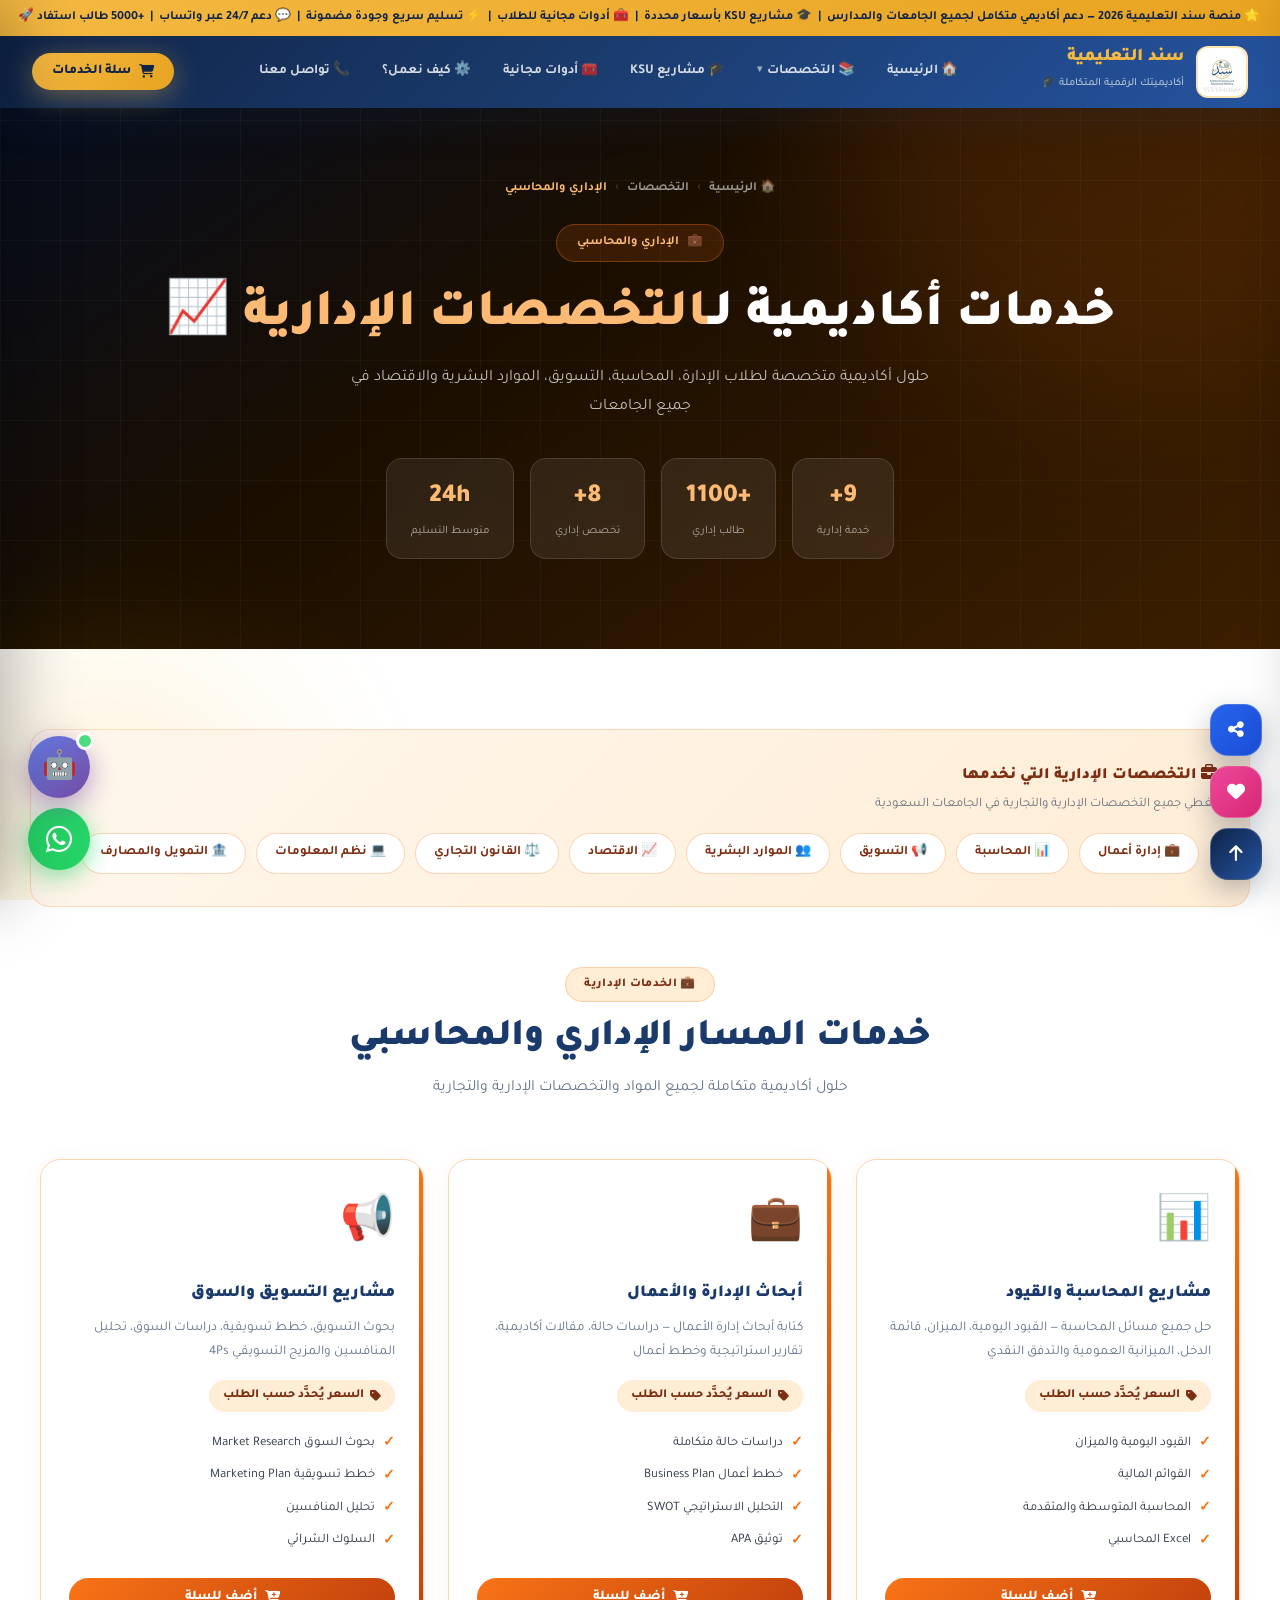
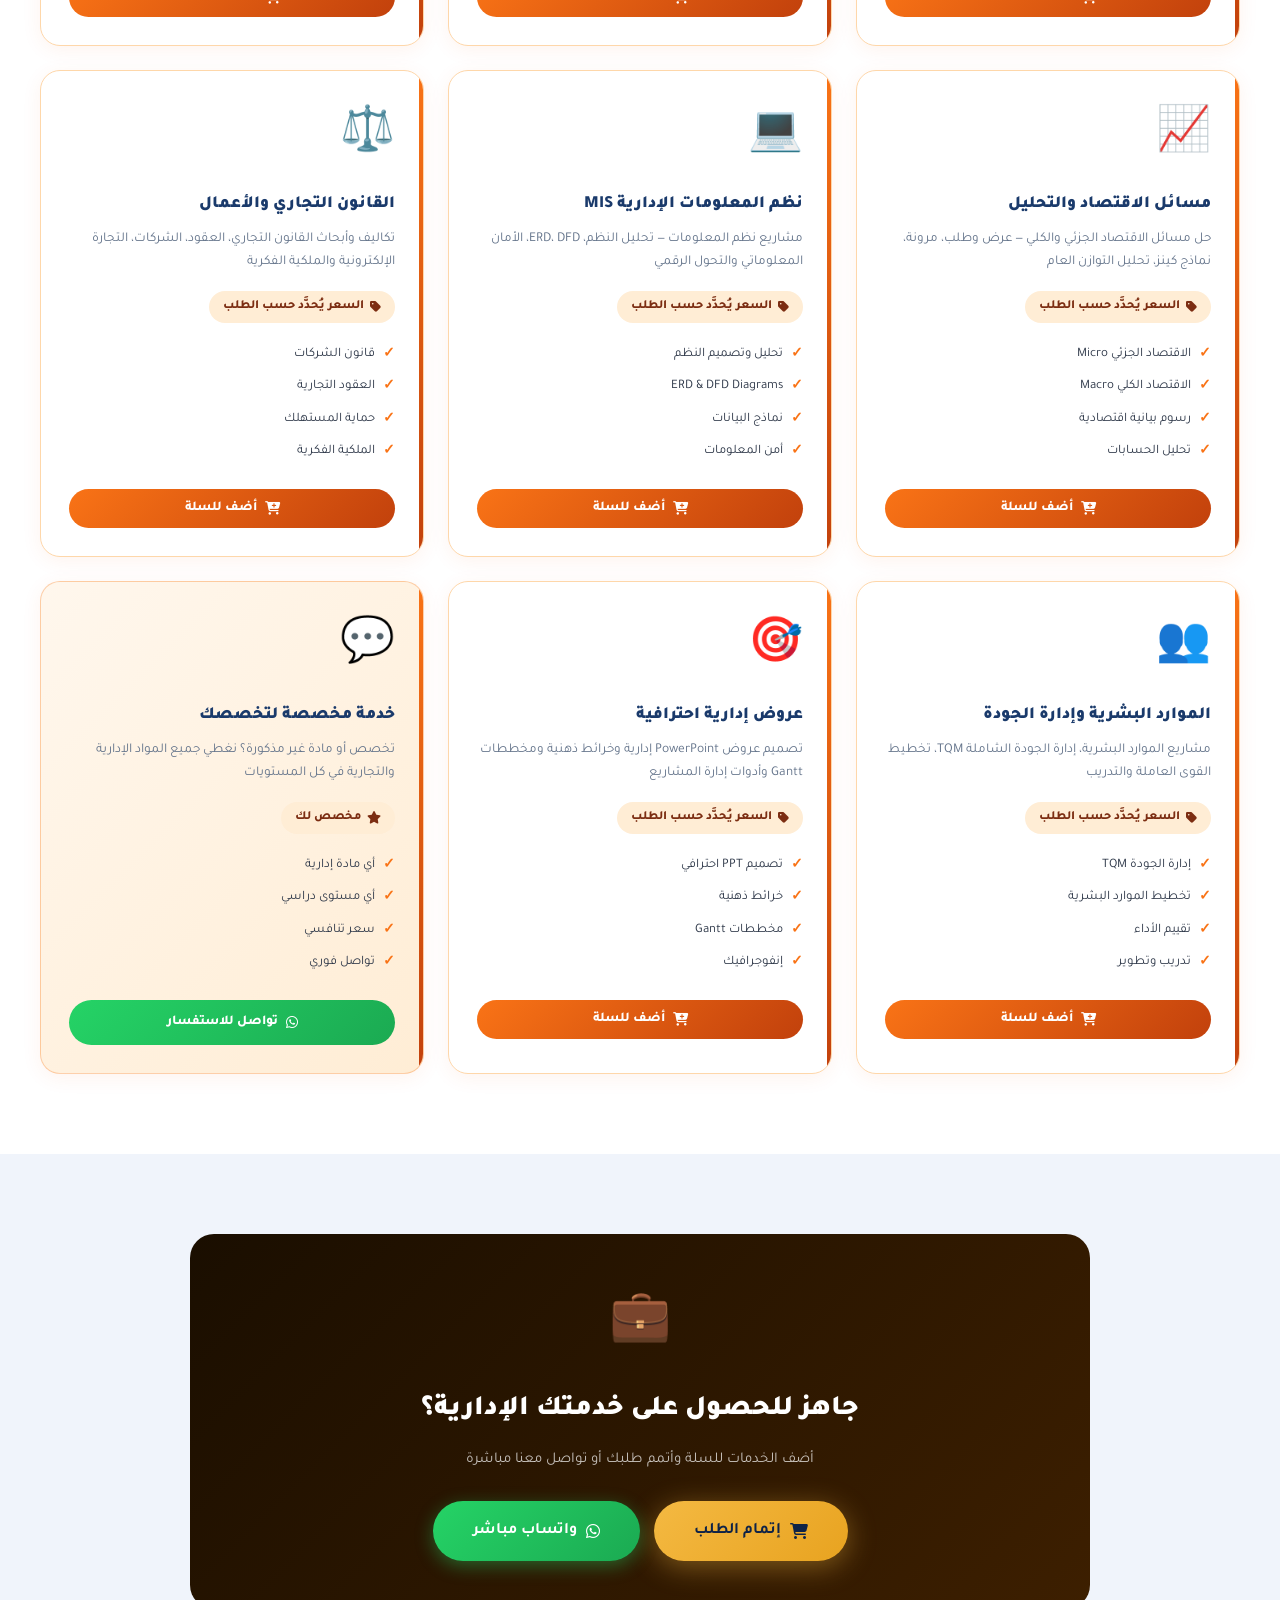
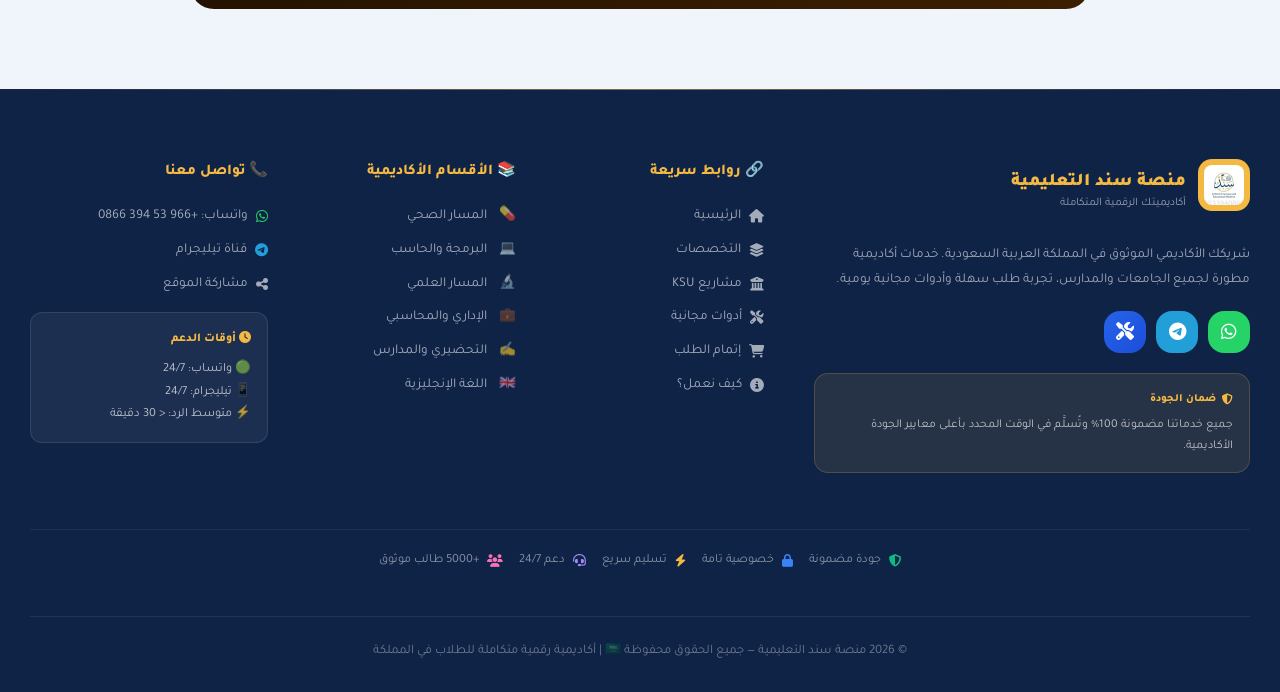
<file: business.html>
<!DOCTYPE html>
<html lang="ar" dir="rtl">
<head>
  <meta charset="UTF-8">
  <meta name="viewport" content="width=device-width, initial-scale=1.0">
  <title>الإداري والمحاسبي | منصة سند التعليمية</title>
  <meta name="description" content="خدمات أكاديمية متخصصة للمسار الإداري والمحاسبي — إدارة أعمال، محاسبة، تسويق، موارد بشرية واقتصاد">
  <link rel="stylesheet" href="css/style.css">
  <link rel="stylesheet" href="css/upgrade.css">
  <link rel="stylesheet" href="https://cdn.jsdelivr.net/npm/@fortawesome/fontawesome-free@6.5.0/css/all.min.css">
  <link href="https://fonts.googleapis.com/css2?family=Tajawal:wght@300;400;500;700;800;900&family=Cairo:wght@400;600;700;900&display=swap" rel="stylesheet">
  <style>
    .page-hero { background: linear-gradient(145deg, #060e1f 0%, #1a0e00 40%, #3d1f00 100%); }
    .service-card { background: white; border-radius: 20px; padding: 28px; border: 1px solid #fed7aa; box-shadow: 0 4px 20px rgba(234,88,12,0.07); transition: all 0.35s; position: relative; overflow: hidden; }
    .service-card::before { content: ''; position: absolute; top: 0; right: 0; width: 4px; height: 100%; background: linear-gradient(180deg, #f97316, #c2410c); }
    .service-card:hover { transform: translateY(-6px); box-shadow: 0 16px 48px rgba(234,88,12,0.18); border-color: #f97316; }
    .service-emoji { font-size: 44px; margin-bottom: 14px; display: block; }
    .service-title { font-size: 17px; font-weight: 900; color: var(--primary); margin-bottom: 8px; }
    .service-desc { font-size: 13.5px; color: var(--text-muted); line-height: 1.75; margin-bottom: 16px; }
    .service-price { display: inline-flex; align-items: center; gap: 6px; background: #ffedd5; color: #7c2d12; padding: 5px 14px; border-radius: 30px; font-size: 12.5px; font-weight: 800; margin-bottom: 16px; }
    .service-features { list-style: none; margin-bottom: 20px; }
    .service-features li { font-size: 13px; color: var(--text-body); padding: 4px 0; display: flex; align-items: center; gap: 8px; }
    .service-features li::before { content: '✓'; color: #f97316; font-weight: 900; font-size: 14px; flex-shrink: 0; }
    .btn-add { background: linear-gradient(135deg, #f97316, #c2410c); color: white; border: none; padding: 11px 24px; border-radius: 30px; font-size: 13.5px; font-weight: 800; cursor: pointer; transition: all 0.3s; width: 100%; display: flex; align-items: center; justify-content: center; gap: 8px; font-family: var(--font); }
    .btn-add:hover { transform: translateY(-2px); box-shadow: 0 8px 24px rgba(249,115,22,0.45); }
    .btn-add.added { background: linear-gradient(135deg, #6b7280, #4b5563); }
    .services-grid { display: grid; grid-template-columns: repeat(auto-fill, minmax(300px, 1fr)); gap: 24px; max-width: 1200px; margin: 0 auto; }
    .page-hero-inner { max-width: 1200px; margin: 0 auto; padding: 70px 30px 90px; text-align: center; position: relative; z-index: 1; }
    .page-hero-badge { display: inline-flex; align-items: center; gap: 8px; background: rgba(249,115,22,0.15); border: 1px solid rgba(249,115,22,0.35); color: #fdba74; padding: 7px 20px; border-radius: 30px; font-size: 12.5px; font-weight: 700; margin-bottom: 24px; }
    .page-hero h1 { font-size: clamp(28px, 4.5vw, 52px); font-weight: 900; color: white; margin-bottom: 16px; line-height: 1.2; }
    .page-hero h1 span { color: #fdba74; }
    .page-hero p { font-size: 16px; color: rgba(255,255,255,0.72); max-width: 580px; margin: 0 auto 36px; line-height: 1.8; }
    .breadcrumb { display: flex; align-items: center; gap: 8px; justify-content: center; margin-bottom: 24px; flex-wrap: wrap; }
    .breadcrumb a, .breadcrumb span { font-size: 12.5px; color: rgba(255,255,255,0.55); font-weight: 600; }
    .breadcrumb a:hover { color: #fdba74; }
    .breadcrumb .sep { color: rgba(255,255,255,0.3); }
    .hero-stats-row { display: flex; gap: 16px; justify-content: center; flex-wrap: wrap; margin-top: 36px; }
    .h-stat { background: rgba(255,255,255,0.08); border: 1px solid rgba(255,255,255,0.12); border-radius: 16px; padding: 16px 24px; text-align: center; backdrop-filter: blur(10px); }
    .h-stat .hs-num { font-size: 26px; font-weight: 900; color: #fdba74; }
    .h-stat .hs-label { font-size: 11.5px; color: rgba(255,255,255,0.6); margin-top: 2px; }
    .cta-wa { background: linear-gradient(135deg, #1a0e00, #3d1f00); border-radius: 24px; padding: 48px; text-align: center; color: white; margin-top: 60px; }
    @media (max-width: 768px) { .services-grid { grid-template-columns: 1fr; } .page-hero-inner { padding: 50px 20px 60px; } }
  </style>
</head>
<body>
<div id="header-placeholder" data-page="spec"></div>

<section class="page-hero">
  <div class="hero-bg"><div class="orb orb-1" style="background:#f97316;"></div><div class="orb orb-2" style="background:#eab308;"></div><div class="grid-pattern"></div></div>
  <div class="page-hero-inner">
    <div class="breadcrumb">
      <a href="index.html">🏠 الرئيسية</a><span class="sep">›</span>
      <a href="specializations.html">التخصصات</a><span class="sep">›</span>
      <span style="color:#fdba74;">الإداري والمحاسبي</span>
    </div>
    <div class="page-hero-badge"><span>💼</span> الإداري والمحاسبي</div>
    <h1>خدمات أكاديمية لـ<span>التخصصات الإدارية</span> 📈</h1>
    <p>حلول أكاديمية متخصصة لطلاب الإدارة، المحاسبة، التسويق، الموارد البشرية والاقتصاد في جميع الجامعات</p>
    <div class="hero-stats-row">
      <div class="h-stat"><div class="hs-num">9+</div><div class="hs-label">خدمة إدارية</div></div>
      <div class="h-stat"><div class="hs-num">+1100</div><div class="hs-label">طالب إداري</div></div>
      <div class="h-stat"><div class="hs-num">8+</div><div class="hs-label">تخصص إداري</div></div>
      <div class="h-stat"><div class="hs-num">24h</div><div class="hs-label">متوسط التسليم</div></div>
    </div>
  </div>
</section>

<section class="section section-alt">
  <div style="background:linear-gradient(135deg,#fff7ed,#ffedd5);border-radius:20px;padding:32px;margin-bottom:60px;border:1px solid rgba(249,115,22,0.2);" class="reveal">
    <h3 style="font-size:16px;font-weight:900;color:#7c2d12;margin-bottom:4px;"><i class="fas fa-briefcase"></i> التخصصات الإدارية التي نخدمها</h3>
    <p style="font-size:13px;color:#6b7280;">نغطي جميع التخصصات الإدارية والتجارية في الجامعات السعودية</p>
    <div style="display:flex;flex-wrap:wrap;gap:10px;margin-top:16px;justify-content:center;">
      <div style="background:white;border:1.5px solid rgba(249,115,22,0.3);border-radius:30px;padding:8px 18px;font-size:13px;font-weight:700;color:#7c2d12;">💼 إدارة أعمال</div>
      <div style="background:white;border:1.5px solid rgba(249,115,22,0.3);border-radius:30px;padding:8px 18px;font-size:13px;font-weight:700;color:#7c2d12;">📊 المحاسبة</div>
      <div style="background:white;border:1.5px solid rgba(249,115,22,0.3);border-radius:30px;padding:8px 18px;font-size:13px;font-weight:700;color:#7c2d12;">📢 التسويق</div>
      <div style="background:white;border:1.5px solid rgba(249,115,22,0.3);border-radius:30px;padding:8px 18px;font-size:13px;font-weight:700;color:#7c2d12;">👥 الموارد البشرية</div>
      <div style="background:white;border:1.5px solid rgba(249,115,22,0.3);border-radius:30px;padding:8px 18px;font-size:13px;font-weight:700;color:#7c2d12;">📈 الاقتصاد</div>
      <div style="background:white;border:1.5px solid rgba(249,115,22,0.3);border-radius:30px;padding:8px 18px;font-size:13px;font-weight:700;color:#7c2d12;">⚖️ القانون التجاري</div>
      <div style="background:white;border:1.5px solid rgba(249,115,22,0.3);border-radius:30px;padding:8px 18px;font-size:13px;font-weight:700;color:#7c2d12;">💻 نظم المعلومات</div>
      <div style="background:white;border:1.5px solid rgba(249,115,22,0.3);border-radius:30px;padding:8px 18px;font-size:13px;font-weight:700;color:#7c2d12;">🏦 التمويل والمصارف</div>
    </div>
  </div>

  <div class="section-header reveal">
    <div class="section-chip" style="background:#ffedd5;color:#7c2d12;border-color:rgba(249,115,22,0.25);">💼 الخدمات الإدارية</div>
    <h2 class="section-title">خدمات المسار الإداري والمحاسبي</h2>
    <p class="section-subtitle">حلول أكاديمية متكاملة لجميع المواد والتخصصات الإدارية والتجارية</p>
  </div>

  <div class="services-grid">
    <div class="service-card reveal reveal-delay-1">
      <span class="service-emoji">📊</span>
      <div class="service-title">مشاريع المحاسبة والقيود</div>
      <div class="service-desc">حل جميع مسائل المحاسبة — القيود اليومية، الميزان، قائمة الدخل، الميزانية العمومية والتدفق النقدي</div>
      <div class="service-price"><i class="fas fa-tag"></i> السعر يُحدَّد حسب الطلب</div>
      <ul class="service-features"><li>القيود اليومية والميزان</li><li>القوائم المالية</li><li>المحاسبة المتوسطة والمتقدمة</li><li>Excel المحاسبي</li></ul>
      <button class="btn-add" id="btn-acct" onclick="addToCart('acct','مشروع محاسبة',0,'📊')"><i class="fas fa-cart-plus"></i> أضف للسلة</button>
    </div>
    <div class="service-card reveal reveal-delay-2">
      <span class="service-emoji">💼</span>
      <div class="service-title">أبحاث الإدارة والأعمال</div>
      <div class="service-desc">كتابة أبحاث إدارة الأعمال — دراسات حالة، مقالات أكاديمية، تقارير استراتيجية وخطط أعمال</div>
      <div class="service-price"><i class="fas fa-tag"></i> السعر يُحدَّد حسب الطلب</div>
      <ul class="service-features"><li>دراسات حالة متكاملة</li><li>خطط أعمال Business Plan</li><li>التحليل الاستراتيجي SWOT</li><li>توثيق APA</li></ul>
      <button class="btn-add" id="btn-mgmt" onclick="addToCart('mgmt','بحث إداري',0,'💼')"><i class="fas fa-cart-plus"></i> أضف للسلة</button>
    </div>
    <div class="service-card reveal reveal-delay-3">
      <span class="service-emoji">📢</span>
      <div class="service-title">مشاريع التسويق والسوق</div>
      <div class="service-desc">بحوث التسويق، خطط تسويقية، دراسات السوق، تحليل المنافسين والمزيج التسويقي 4Ps</div>
      <div class="service-price"><i class="fas fa-tag"></i> السعر يُحدَّد حسب الطلب</div>
      <ul class="service-features"><li>بحوث السوق Market Research</li><li>خطط تسويقية Marketing Plan</li><li>تحليل المنافسين</li><li>السلوك الشرائي</li></ul>
      <button class="btn-add" id="btn-mktg" onclick="addToCart('mktg','مشروع تسويق',0,'📢')"><i class="fas fa-cart-plus"></i> أضف للسلة</button>
    </div>
    <div class="service-card reveal reveal-delay-1">
      <span class="service-emoji">📈</span>
      <div class="service-title">مسائل الاقتصاد والتحليل</div>
      <div class="service-desc">حل مسائل الاقتصاد الجزئي والكلي — عرض وطلب، مرونة، نماذج كينز، تحليل التوازن العام</div>
      <div class="service-price"><i class="fas fa-tag"></i> السعر يُحدَّد حسب الطلب</div>
      <ul class="service-features"><li>الاقتصاد الجزئي Micro</li><li>الاقتصاد الكلي Macro</li><li>رسوم بيانية اقتصادية</li><li>تحليل الحسابات</li></ul>
      <button class="btn-add" id="btn-econ" onclick="addToCart('econ','مسائل اقتصاد',0,'📈')"><i class="fas fa-cart-plus"></i> أضف للسلة</button>
    </div>
    <div class="service-card reveal reveal-delay-2">
      <span class="service-emoji">💻</span>
      <div class="service-title">نظم المعلومات الإدارية MIS</div>
      <div class="service-desc">مشاريع نظم المعلومات — تحليل النظم، ERD، DFD، الأمان المعلوماتي والتحول الرقمي</div>
      <div class="service-price"><i class="fas fa-tag"></i> السعر يُحدَّد حسب الطلب</div>
      <ul class="service-features"><li>تحليل وتصميم النظم</li><li>ERD & DFD Diagrams</li><li>نماذج البيانات</li><li>أمن المعلومات</li></ul>
      <button class="btn-add" id="btn-mis" onclick="addToCart('mis','مشروع MIS',0,'💻')"><i class="fas fa-cart-plus"></i> أضف للسلة</button>
    </div>
    <div class="service-card reveal reveal-delay-3">
      <span class="service-emoji">⚖️</span>
      <div class="service-title">القانون التجاري والأعمال</div>
      <div class="service-desc">تكاليف وأبحاث القانون التجاري، العقود، الشركات، التجارة الإلكترونية والملكية الفكرية</div>
      <div class="service-price"><i class="fas fa-tag"></i> السعر يُحدَّد حسب الطلب</div>
      <ul class="service-features"><li>قانون الشركات</li><li>العقود التجارية</li><li>حماية المستهلك</li><li>الملكية الفكرية</li></ul>
      <button class="btn-add" id="btn-law" onclick="addToCart('law','بحث قانون تجاري',0,'⚖️')"><i class="fas fa-cart-plus"></i> أضف للسلة</button>
    </div>
    <div class="service-card reveal reveal-delay-1">
      <span class="service-emoji">👥</span>
      <div class="service-title">الموارد البشرية وإدارة الجودة</div>
      <div class="service-desc">مشاريع الموارد البشرية، إدارة الجودة الشاملة TQM، تخطيط القوى العاملة والتدريب</div>
      <div class="service-price"><i class="fas fa-tag"></i> السعر يُحدَّد حسب الطلب</div>
      <ul class="service-features"><li>إدارة الجودة TQM</li><li>تخطيط الموارد البشرية</li><li>تقييم الأداء</li><li>تدريب وتطوير</li></ul>
      <button class="btn-add" id="btn-hr" onclick="addToCart('hr','مشروع موارد بشرية',0,'👥')"><i class="fas fa-cart-plus"></i> أضف للسلة</button>
    </div>
    <div class="service-card reveal reveal-delay-2">
      <span class="service-emoji">🎯</span>
      <div class="service-title">عروض إدارية احترافية</div>
      <div class="service-desc">تصميم عروض PowerPoint إدارية وخرائط ذهنية ومخططات Gantt وأدوات إدارة المشاريع</div>
      <div class="service-price"><i class="fas fa-tag"></i> السعر يُحدَّد حسب الطلب</div>
      <ul class="service-features"><li>تصميم PPT احترافي</li><li>خرائط ذهنية</li><li>مخططات Gantt</li><li>إنفوجرافيك</li></ul>
      <button class="btn-add" id="btn-biz-ppt" onclick="addToCart('biz-ppt','عرض إداري',0,'🎯')"><i class="fas fa-cart-plus"></i> أضف للسلة</button>
    </div>
    <div class="service-card reveal reveal-delay-3" style="background:linear-gradient(135deg,#fff7ed,#ffedd5);border-color:rgba(249,115,22,0.3);">
      <span class="service-emoji">💬</span>
      <div class="service-title">خدمة مخصصة لتخصصك</div>
      <div class="service-desc">تخصص أو مادة غير مذكورة؟ نغطي جميع المواد الإدارية والتجارية في كل المستويات</div>
      <div class="service-price" style="background:#ffedd5;color:#7c2d12;"><i class="fas fa-star"></i> مخصص لك</div>
      <ul class="service-features"><li>أي مادة إدارية</li><li>أي مستوى دراسي</li><li>سعر تنافسي</li><li>تواصل فوري</li></ul>
      <a href="https://wa.me/966533940866" target="_blank" class="btn-add" style="text-decoration:none;background:linear-gradient(135deg,#25d366,#1baa52);"><i class="fab fa-whatsapp"></i> تواصل للاستفسار</a>
    </div>
  </div>
</section>

<section class="section" style="background:var(--bg-gray);">
  <div class="cta-wa reveal" style="max-width:900px;margin:0 auto;">
    <div style="font-size:50px;margin-bottom:16px;position:relative;z-index:1;">💼</div>
    <h2 style="font-size:28px;font-weight:900;margin-bottom:12px;position:relative;z-index:1;">جاهز للحصول على خدمتك الإدارية؟</h2>
    <p style="font-size:15px;color:rgba(255,255,255,0.72);margin-bottom:28px;position:relative;z-index:1;">أضف الخدمات للسلة وأتمم طلبك أو تواصل معنا مباشرة</p>
    <div style="display:flex;gap:14px;justify-content:center;flex-wrap:wrap;position:relative;z-index:1;">
      <a href="checkout.html" class="btn btn-primary btn-lg"><i class="fas fa-shopping-cart"></i> إتمام الطلب</a>
      <a href="https://wa.me/966533940866" target="_blank" class="btn btn-wa btn-lg"><i class="fab fa-whatsapp"></i> واتساب مباشر</a>
    </div>
  </div>
</section>

<div id="footer-placeholder"></div>
<script src="js/components.js"></script>
<script src="js/main.js"></script>
<script src="js/site-upgrade.js"></script>
</body>
</html>
</file>
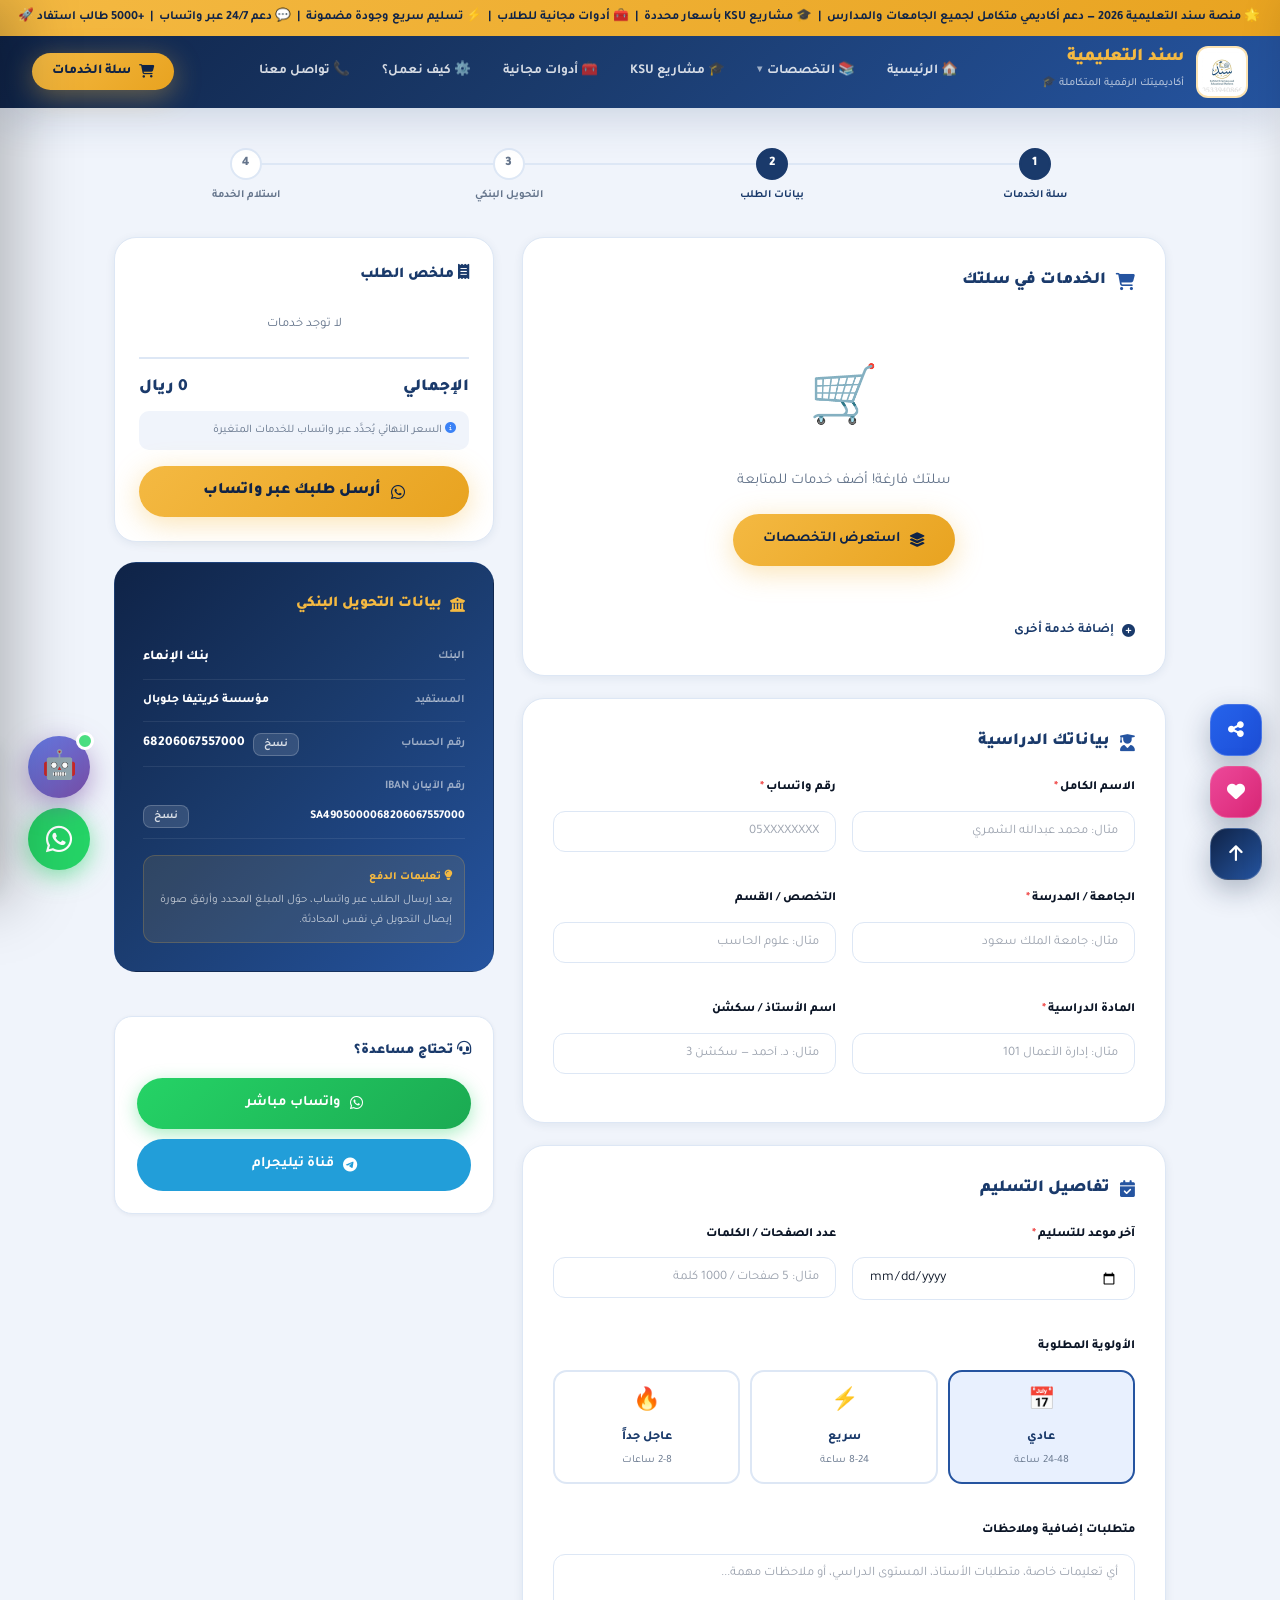
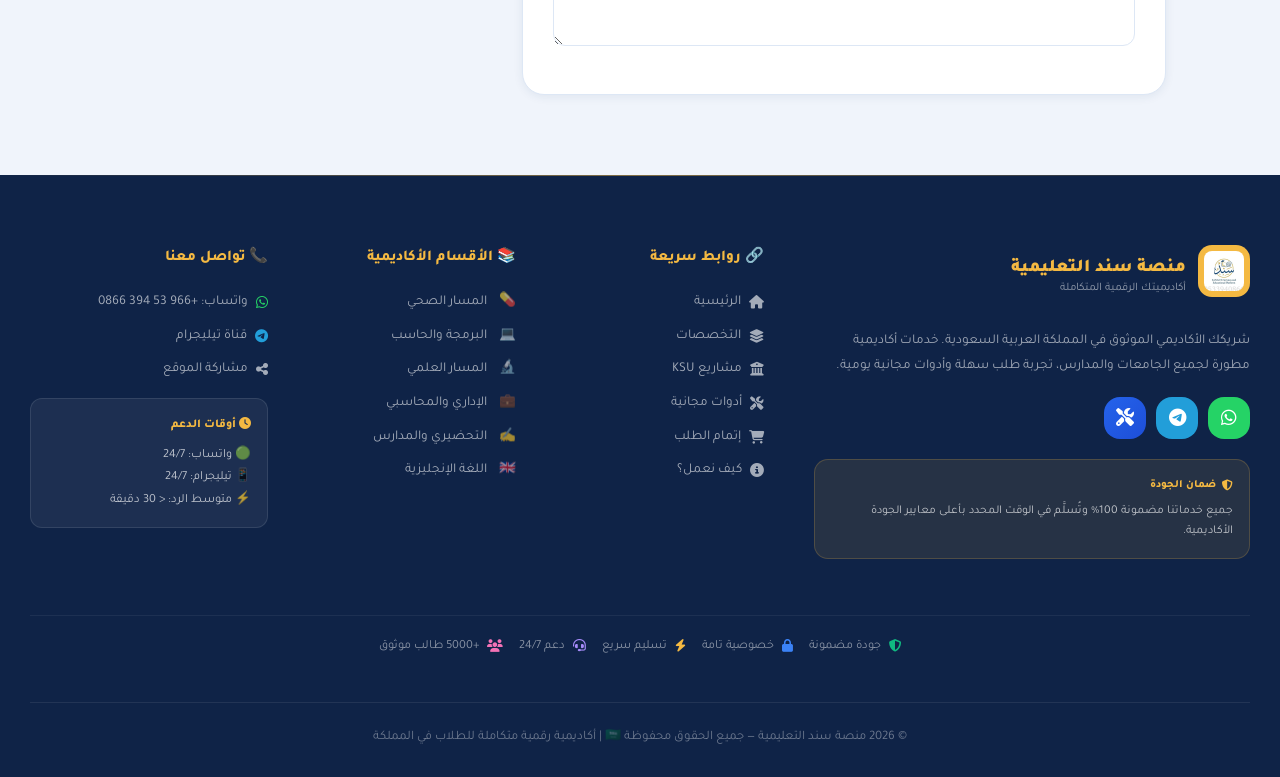
<file: checkout.html>
<!DOCTYPE html>
<html lang="ar" dir="rtl">
<head>
  <meta charset="UTF-8">
  <meta name="viewport" content="width=device-width, initial-scale=1.0">
  <title>إتمام الطلب | منصة سند التعليمية</title>
  <meta name="description" content="إتمام الطلب وإرسال التفاصيل — منصة سند التعليمية">
  <link rel="stylesheet" href="css/style.css">
  <link rel="stylesheet" href="css/upgrade.css">
  <link rel="stylesheet" href="https://cdn.jsdelivr.net/npm/@fortawesome/fontawesome-free@6.5.0/css/all.min.css">
  <link href="https://fonts.googleapis.com/css2?family=Tajawal:wght@300;400;500;700;800;900&family=Cairo:wght@400;600;700;900&display=swap" rel="stylesheet">
  <style>
    body { background: var(--bg-gray); }
    .checkout-wrap { max-width: 1100px; margin: 0 auto; padding: 40px 24px 80px; }
    .checkout-grid { display: grid; grid-template-columns: 1fr 380px; gap: 28px; }
    .checkout-main { display: flex; flex-direction: column; gap: 22px; }
    .co-card { background: white; border-radius: 22px; padding: 28px 30px; border: 1.5px solid var(--border); box-shadow: var(--shadow-sm); }
    .co-card-title { font-size: 17px; font-weight: 900; color: var(--primary); margin-bottom: 20px; display: flex; align-items: center; gap: 10px; }
    .form-grid-2 { display: grid; grid-template-columns: 1fr 1fr; gap: 16px; }
    .form-group { display: flex; flex-direction: column; gap: 6px; }
    .form-label { font-size: 12.5px; font-weight: 800; color: var(--text-dark); }
    .form-label span { color: var(--danger); margin-right: 2px; }
    .form-input { padding: 11px 16px; border: 1.5px solid var(--border); border-radius: 12px; font-size: 14px; font-family: var(--font); outline: none; transition: all 0.2s; direction: rtl; background: white; color: var(--text-dark); }
    .form-input:focus { border-color: var(--primary-light); box-shadow: 0 0 0 3px rgba(37,84,160,0.08); }
    .form-input::placeholder { color: #9ca3af; font-size: 13px; }
    textarea.form-input { resize: vertical; min-height: 90px; }
    .form-select { padding: 11px 16px; border: 1.5px solid var(--border); border-radius: 12px; font-size: 14px; font-family: var(--font); outline: none; background: white; cursor: pointer; }
    .form-select:focus { border-color: var(--primary-light); }
    .priority-options { display: flex; gap: 10px; flex-wrap: wrap; }
    .priority-opt { flex: 1; min-width: 100px; border: 2px solid var(--border); border-radius: 14px; padding: 12px 16px; text-align: center; cursor: pointer; transition: all 0.25s; }
    .priority-opt.selected { border-color: var(--primary-light); background: var(--accent); }
    .priority-opt input { display: none; }
    .priority-opt .p-icon { font-size: 22px; margin-bottom: 4px; }
    .priority-opt .p-name { font-size: 12.5px; font-weight: 800; color: var(--primary); }
    .priority-opt .p-price { font-size: 11px; color: var(--text-muted); margin-top: 2px; }
    .cart-items-preview { display: flex; flex-direction: column; gap: 10px; }
    .cip-item { display: flex; align-items: center; gap: 12px; padding: 12px 14px; background: var(--bg-gray); border-radius: 12px; border: 1px solid var(--border); }
    .cip-emoji { font-size: 24px; }
    .cip-info { flex: 1; }
    .cip-name { font-size: 13px; font-weight: 800; color: var(--text-dark); }
    .cip-price { font-size: 12px; color: var(--text-muted); margin-top: 1px; }
    .cip-remove { background: none; border: none; cursor: pointer; color: var(--danger); font-size: 14px; padding: 4px; border-radius: 6px; transition: background 0.2s; }
    .cip-remove:hover { background: #fee2e2; }
    .cart-empty-checkout { text-align: center; padding: 40px 20px; }
    .cart-empty-checkout .ce-icon { font-size: 56px; margin-bottom: 14px; }
    .cart-empty-checkout p { font-size: 15px; color: var(--text-muted); margin-bottom: 20px; }
    /* Sidebar */
    .co-sidebar { display: flex; flex-direction: column; gap: 20px; }
    .bank-card { background: var(--grad-primary); color: white; border-radius: 22px; padding: 28px; }
    .bank-card-title { font-size: 15px; font-weight: 900; margin-bottom: 18px; display: flex; align-items: center; gap: 8px; color: var(--secondary); }
    .bank-row { display: flex; justify-content: space-between; align-items: center; padding: 10px 0; border-bottom: 1px solid rgba(255,255,255,0.08); }
    .bank-row:last-child { border-bottom: none; }
    .bank-key { font-size: 11.5px; color: rgba(255,255,255,0.55); font-weight: 700; }
    .bank-val { font-size: 13.5px; font-weight: 800; color: white; display: flex; align-items: center; gap: 8px; }
    .copy-btn { background: rgba(255,255,255,0.12); border: 1px solid rgba(255,255,255,0.2); color: rgba(255,255,255,0.8); padding: 4px 10px; border-radius: 8px; font-size: 11px; font-weight: 700; cursor: pointer; font-family: var(--font); transition: all 0.2s; }
    .copy-btn:hover { background: rgba(255,255,255,0.25); color: white; }
    .summary-card { background: white; border-radius: 22px; padding: 24px; border: 1.5px solid var(--border); box-shadow: var(--shadow-sm); }
    .summary-title { font-size: 15px; font-weight: 900; color: var(--primary); margin-bottom: 16px; }
    .summary-row { display: flex; justify-content: space-between; font-size: 13px; padding: 6px 0; color: var(--text-muted); }
    .summary-total { display: flex; justify-content: space-between; font-size: 17px; font-weight: 900; color: var(--primary); padding: 14px 0 0; border-top: 2px solid var(--border); margin-top: 10px; }
    .submit-btn { background: var(--grad-gold); color: var(--primary-dark); border: none; padding: 16px 28px; border-radius: var(--r-full); font-size: 16px; font-weight: 900; cursor: pointer; transition: all 0.3s; width: 100%; display: flex; align-items: center; justify-content: center; gap: 10px; font-family: var(--font); box-shadow: var(--shadow-gold); margin-top: 16px; }
    .submit-btn:hover { transform: translateY(-3px); box-shadow: 0 12px 36px rgba(244,185,66,0.65); }
    .steps-bar { display: flex; gap: 0; margin-bottom: 32px; }
    .step-bar-item { flex: 1; display: flex; flex-direction: column; align-items: center; position: relative; }
    .step-bar-item:not(:last-child)::after { content: ''; position: absolute; top: 15px; left: -50%; width: 100%; height: 2px; background: var(--border); z-index: 0; }
    .step-bar-item.done:not(:last-child)::after { background: var(--primary-light); }
    .sb-dot { width: 32px; height: 32px; border-radius: 50%; border: 2px solid var(--border); background: white; display: flex; align-items: center; justify-content: center; font-size: 13px; font-weight: 900; color: var(--text-muted); position: relative; z-index: 1; transition: all 0.3s; }
    .step-bar-item.active .sb-dot { border-color: var(--primary); background: var(--primary); color: white; }
    .step-bar-item.done .sb-dot { border-color: var(--primary-light); background: var(--primary-light); color: white; }
    .sb-label { font-size: 11px; font-weight: 700; color: var(--text-muted); margin-top: 6px; text-align: center; }
    .step-bar-item.active .sb-label { color: var(--primary); }
    @media (max-width: 900px) { .checkout-grid { grid-template-columns: 1fr; } .form-grid-2 { grid-template-columns: 1fr; } }
    @media (max-width: 576px) { .checkout-wrap { padding: 20px 14px 60px; } .co-card { padding: 20px; } }
  </style>
</head>
<body>
<div id="header-placeholder" data-page=""></div>

<div class="checkout-wrap">

  <!-- STEPS BAR -->
  <div class="steps-bar reveal">
    <div class="step-bar-item active">
      <div class="sb-dot">1</div>
      <div class="sb-label">سلة الخدمات</div>
    </div>
    <div class="step-bar-item active">
      <div class="sb-dot">2</div>
      <div class="sb-label">بيانات الطلب</div>
    </div>
    <div class="step-bar-item">
      <div class="sb-dot">3</div>
      <div class="sb-label">التحويل البنكي</div>
    </div>
    <div class="step-bar-item">
      <div class="sb-dot">4</div>
      <div class="sb-label">استلام الخدمة</div>
    </div>
  </div>

  <div class="checkout-grid">
    <!-- MAIN -->
    <div class="checkout-main">

      <!-- CART ITEMS -->
      <div class="co-card reveal">
        <div class="co-card-title"><i class="fas fa-shopping-cart" style="color:var(--primary-light);"></i> الخدمات في سلتك</div>
        <div id="co-cart-body">
          <!-- Injected by JS -->
        </div>
        <a href="specializations.html" style="display:inline-flex;align-items:center;gap:8px;font-size:13px;font-weight:700;color:var(--primary);margin-top:14px;"><i class="fas fa-plus-circle"></i> إضافة خدمة أخرى</a>
      </div>

      <!-- PERSONAL INFO -->
      <div class="co-card reveal">
        <div class="co-card-title"><i class="fas fa-user-graduate" style="color:var(--primary-light);"></i> بياناتك الدراسية</div>
        <div style="display:flex;flex-direction:column;gap:16px;">
          <div class="form-grid-2">
            <div class="form-group">
              <label class="form-label">الاسم الكامل<span>*</span></label>
              <input type="text" id="co-name" class="form-input" placeholder="مثال: محمد عبدالله الشمري">
            </div>
            <div class="form-group">
              <label class="form-label">رقم واتساب<span>*</span></label>
              <input type="tel" id="co-phone" class="form-input" placeholder="05XXXXXXXX" dir="ltr">
            </div>
          </div>
          <div class="form-grid-2">
            <div class="form-group">
              <label class="form-label">الجامعة / المدرسة<span>*</span></label>
              <input type="text" id="co-uni" class="form-input" placeholder="مثال: جامعة الملك سعود">
            </div>
            <div class="form-group">
              <label class="form-label">التخصص / القسم</label>
              <input type="text" id="co-major" class="form-input" placeholder="مثال: علوم الحاسب">
            </div>
          </div>
          <div class="form-grid-2">
            <div class="form-group">
              <label class="form-label">المادة الدراسية<span>*</span></label>
              <input type="text" id="co-subject" class="form-input" placeholder="مثال: إدارة الأعمال 101">
            </div>
            <div class="form-group">
              <label class="form-label">اسم الأستاذ / سكشن</label>
              <input type="text" id="co-prof" class="form-input" placeholder="مثال: د. أحمد — سكشن 3">
            </div>
          </div>
        </div>
      </div>

      <!-- DELIVERY -->
      <div class="co-card reveal">
        <div class="co-card-title"><i class="fas fa-calendar-check" style="color:var(--primary-light);"></i> تفاصيل التسليم</div>
        <div style="display:flex;flex-direction:column;gap:16px;">
          <div class="form-grid-2">
            <div class="form-group">
              <label class="form-label">آخر موعد للتسليم<span>*</span></label>
              <input type="date" id="co-deadline" class="form-input">
            </div>
            <div class="form-group">
              <label class="form-label">عدد الصفحات / الكلمات</label>
              <input type="text" id="co-pages" class="form-input" placeholder="مثال: 5 صفحات / 1000 كلمة">
            </div>
          </div>

          <div class="form-group">
            <label class="form-label">الأولوية المطلوبة</label>
            <div class="priority-options">
              <label class="priority-opt selected" id="pri-normal">
                <input type="radio" name="priority" value="عادي" checked>
                <div class="p-icon">📅</div>
                <div class="p-name">عادي</div>
                <div class="p-price">24-48 ساعة</div>
              </label>
              <label class="priority-opt" id="pri-fast">
                <input type="radio" name="priority" value="سريع">
                <div class="p-icon">⚡</div>
                <div class="p-name">سريع</div>
                <div class="p-price">8-24 ساعة</div>
              </label>
              <label class="priority-opt" id="pri-urgent">
                <input type="radio" name="priority" value="عاجل جداً">
                <div class="p-icon">🔥</div>
                <div class="p-name">عاجل جداً</div>
                <div class="p-price">2-8 ساعات</div>
              </label>
            </div>
          </div>

          <div class="form-group">
            <label class="form-label">متطلبات إضافية وملاحظات</label>
            <textarea id="co-notes" class="form-input" rows="4" placeholder="أي تعليمات خاصة، متطلبات الأستاذ، المستوى الدراسي، أو ملاحظات مهمة..."></textarea>
          </div>
        </div>
      </div>

    </div>

    <!-- SIDEBAR -->
    <div class="co-sidebar">

      <!-- ORDER SUMMARY -->
      <div class="summary-card reveal">
        <div class="summary-title"><i class="fas fa-receipt"></i> ملخص الطلب</div>
        <div id="co-summary-items">
          <!-- Injected -->
        </div>
        <div class="summary-total">
          <span>الإجمالي</span>
          <span id="co-total-display">0 ريال</span>
        </div>
        <div style="font-size:11.5px;color:var(--text-muted);margin-top:8px;padding:10px 12px;background:var(--bg-gray);border-radius:10px;line-height:1.7;">
          <i class="fas fa-info-circle" style="color:var(--info);"></i> السعر النهائي يُحدَّد عبر واتساب للخدمات المتغيرة
        </div>
        <button class="submit-btn" id="co-submit-btn" onclick="submitOrder()">
          <i class="fab fa-whatsapp"></i> أرسل طلبك عبر واتساب
        </button>
      </div>

      <!-- BANK INFO -->
      <div class="bank-card reveal">
        <div class="bank-card-title"><i class="fas fa-university"></i> بيانات التحويل البنكي</div>
        <div class="bank-row">
          <span class="bank-key">البنك</span>
          <span class="bank-val">بنك الإنماء</span>
        </div>
        <div class="bank-row">
          <span class="bank-key">المستفيد</span>
          <span class="bank-val" style="font-size:12px;">مؤسسة كريتيفا جلوبال</span>
        </div>
        <div class="bank-row">
          <span class="bank-key">رقم الحساب</span>
          <span class="bank-val">
            <span dir="ltr" id="acct-num">68206067557000</span>
            <button class="copy-btn" onclick="copyText('68206067557000', this)">نسخ</button>
          </span>
        </div>
        <div class="bank-row" style="flex-direction:column;align-items:flex-start;gap:8px;">
          <span class="bank-key">رقم الآيبان IBAN</span>
          <div style="display:flex;align-items:center;gap:8px;width:100%;justify-content:space-between;">
            <span class="bank-val" dir="ltr" style="font-size:12px;" id="iban-num">SA4905000068206067557000</span>
            <button class="copy-btn" onclick="copyText('SA4905000068206067557000', this)">نسخ</button>
          </div>
        </div>
        <div style="margin-top:16px;padding:12px;background:rgba(244,185,66,0.1);border-radius:12px;border:1px solid rgba(244,185,66,0.2);">
          <div style="font-size:11px;color:#f4b942;font-weight:800;margin-bottom:4px;"><i class="fas fa-lightbulb"></i> تعليمات الدفع</div>
          <div style="font-size:11.5px;color:rgba(255,255,255,0.7);line-height:1.7;">بعد إرسال الطلب عبر واتساب، حوّل المبلغ المحدد وأرفق صورة إيصال التحويل في نفس المحادثة.</div>
        </div>
      </div>

      <!-- CONTACT -->
      <div style="background:white;border-radius:18px;padding:22px;border:1.5px solid var(--border);box-shadow:var(--shadow-xs);" class="reveal">
        <div style="font-size:14px;font-weight:900;color:var(--primary);margin-bottom:14px;"><i class="fas fa-headset"></i> تحتاج مساعدة؟</div>
        <a href="https://wa.me/966533940866" target="_blank" class="btn btn-wa" style="width:100%;justify-content:center;margin-bottom:10px;"><i class="fab fa-whatsapp"></i> واتساب مباشر</a>
        <a href="https://t.me/Helping_KSU/2697" target="_blank" class="btn" style="background:#229ed9;color:white;width:100%;justify-content:center;"><i class="fab fa-telegram"></i> قناة تيليجرام</a>
      </div>

    </div>
  </div>
</div>

<div id="footer-placeholder"></div>
<script src="js/components.js"></script>
<script src="js/main.js"></script>
<script src="js/site-upgrade.js"></script>
<script>
/* ==================== CHECKOUT PAGE ==================== */

const BANK = {
  bank: 'بنك الإنماء',
  name: 'مؤسسة كريتيفا جلوبال ات',
  account: '68206067557000',
  iban: 'SA4905000068206067557000'
};

function renderCoCart() {
  const cart = loadCart();
  const body = document.getElementById('co-cart-body');
  const summaryItems = document.getElementById('co-summary-items');
  const totalDisplay = document.getElementById('co-total-display');
  if (!body) return;

  if (!cart.length) {
    body.innerHTML = `
      <div class="cart-empty-checkout">
        <div class="ce-icon">🛒</div>
        <p>سلتك فارغة! أضف خدمات للمتابعة</p>
        <a href="specializations.html" class="btn btn-primary"><i class="fas fa-layer-group"></i> استعرض التخصصات</a>
      </div>`;
    if (summaryItems) summaryItems.innerHTML = '<div style="font-size:13px;color:var(--text-muted);text-align:center;padding:10px;">لا توجد خدمات</div>';
    if (totalDisplay) totalDisplay.textContent = '0 ريال';
    return;
  }

  body.innerHTML = `<div class="cart-items-preview">${cart.map(item => `
    <div class="cip-item">
      <div class="cip-emoji">${item.emoji}</div>
      <div class="cip-info">
        <div class="cip-name">${item.name}</div>
        <div class="cip-price">${item.price > 0 ? item.price + ' ريال' : 'يُحدَّد عبر واتساب'}</div>
      </div>
      <button class="cip-remove" onclick="removeFromCart('${item.id}');renderCoCart();" title="إزالة"><i class="fas fa-trash-alt"></i></button>
    </div>
  `).join('')}</div>`;

  if (summaryItems) {
    summaryItems.innerHTML = cart.map(item => `
      <div class="summary-row">
        <span>${item.emoji} ${item.name}</span>
        <span>${item.price > 0 ? item.price + ' ريال' : '—'}</span>
      </div>
    `).join('');
  }

  const total = getCartTotal();
  if (totalDisplay) totalDisplay.textContent = total > 0 ? total + ' ريال' : 'يُحدَّد عبر واتساب';
}

// Priority selection
document.querySelectorAll('.priority-opt').forEach(opt => {
  opt.addEventListener('click', () => {
    document.querySelectorAll('.priority-opt').forEach(o => o.classList.remove('selected'));
    opt.classList.add('selected');
  });
});

function getPriority() {
  const sel = document.querySelector('.priority-opt.selected input');
  return sel ? sel.value : 'عادي';
}

function submitOrder() {
  const cart = loadCart();
  if (!cart.length) {
    showToast('السلة فارغة! أضف خدمة أولاً', 'error');
    return;
  }

  const name = document.getElementById('co-name')?.value.trim();
  const phone = document.getElementById('co-phone')?.value.trim();
  const uni = document.getElementById('co-uni')?.value.trim();
  const major = document.getElementById('co-major')?.value.trim();
  const subject = document.getElementById('co-subject')?.value.trim();
  const prof = document.getElementById('co-prof')?.value.trim();
  const deadline = document.getElementById('co-deadline')?.value;
  const pages = document.getElementById('co-pages')?.value.trim();
  const notes = document.getElementById('co-notes')?.value.trim();
  const priority = getPriority();

  if (!name) { showToast('أدخل اسمك الكامل', 'error'); document.getElementById('co-name')?.focus(); return; }
  if (!phone) { showToast('أدخل رقم واتساب للتواصل', 'error'); document.getElementById('co-phone')?.focus(); return; }
  if (!uni) { showToast('أدخل اسم جامعتك أو مدرستك', 'error'); document.getElementById('co-uni')?.focus(); return; }
  if (!subject) { showToast('أدخل المادة الدراسية', 'error'); document.getElementById('co-subject')?.focus(); return; }

  const total = getCartTotal();
  const totalText = total > 0 ? `${total} ريال` : 'يُحدَّد بعد المراجعة';

  const servicesText = cart.map((item, i) => `${i + 1}. ${item.emoji} ${item.name} ${item.price > 0 ? '— ' + item.price + ' ريال' : '(يُحدَّد)'}`).join('\n');

  let msg = `🎓 *طلب جديد — منصة سند التعليمية*\n`;
  msg += `${'─'.repeat(30)}\n\n`;
  msg += `👤 *الاسم:* ${name}\n`;
  msg += `📱 *الواتساب:* ${phone}\n`;
  msg += `🏛️ *الجامعة/المدرسة:* ${uni}\n`;
  if (major) msg += `📚 *التخصص:* ${major}\n`;
  msg += `📖 *المادة:* ${subject}\n`;
  if (prof) msg += `👨‍🏫 *الأستاذ/سكشن:* ${prof}\n`;
  msg += `\n📋 *الخدمات المطلوبة:*\n${servicesText}\n`;
  msg += `\n💰 *الإجمالي التقريبي:* ${totalText}\n`;
  msg += `⚡ *الأولوية:* ${priority}\n`;
  if (deadline) msg += `📅 *آخر موعد تسليم:* ${deadline}\n`;
  if (pages) msg += `📄 *الحجم:* ${pages}\n`;
  if (notes) msg += `\n📝 *ملاحظات:* ${notes}\n`;
  msg += `\n${'─'.repeat(30)}\n`;
  msg += `🏦 *بيانات التحويل:*\n`;
  msg += `البنك: ${BANK.bank}\n`;
  msg += `الحساب: ${BANK.account}\n`;
  msg += `الآيبان: ${BANK.iban}\n`;
  msg += `\n✅ سأرفق إيصال التحويل بعد الدفع`;

  const waURL = `https://wa.me/966533940866?text=${encodeURIComponent(msg)}`;
  window.open(waURL, '_blank');
  showToast('✅ تم فتح واتساب! أرسل الرسالة وأرفق إيصال التحويل', 'success');
}

// INIT
document.addEventListener('DOMContentLoaded', () => {
  renderCoCart();
  // Set min date for deadline
  const deadlineInput = document.getElementById('co-deadline');
  if (deadlineInput) {
    const tomorrow = new Date();
    tomorrow.setDate(tomorrow.getDate() + 1);
    deadlineInput.min = tomorrow.toISOString().split('T')[0];
  }
});
</script>
</body>
</html>
</file>
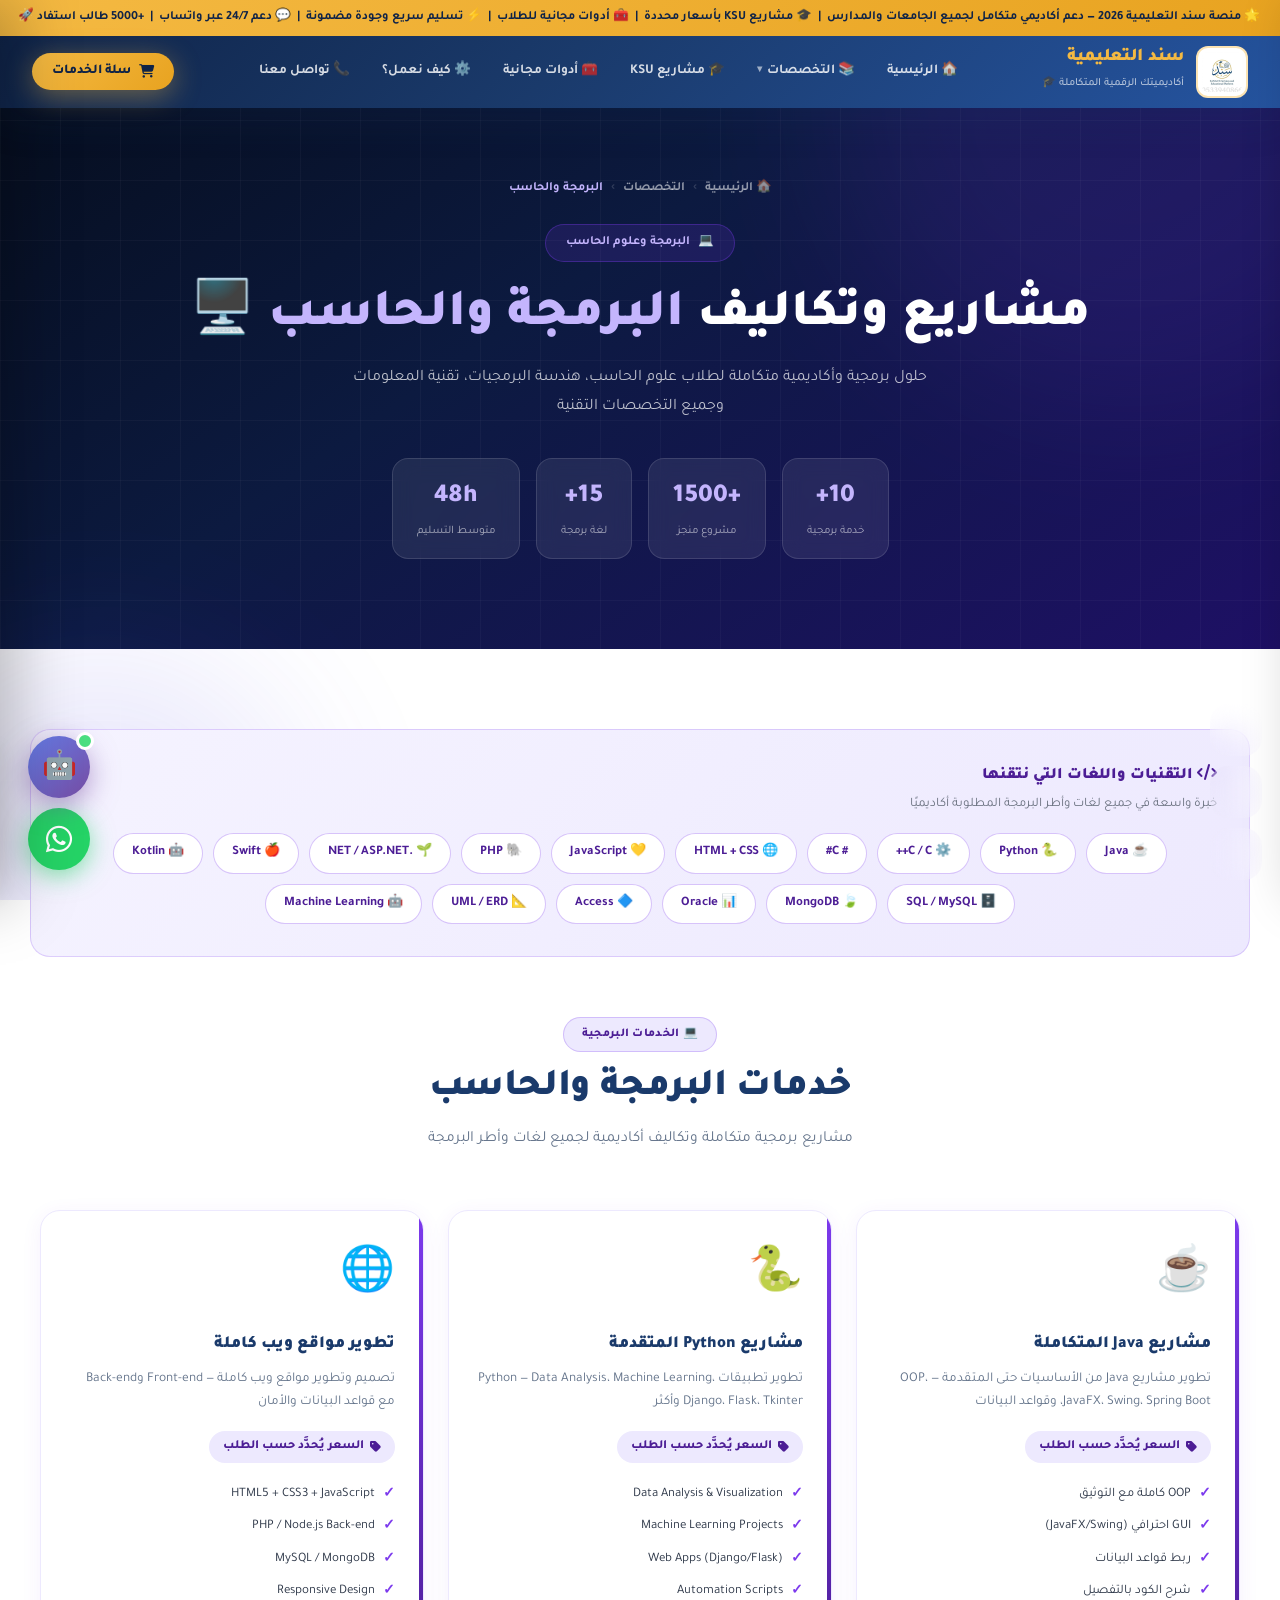
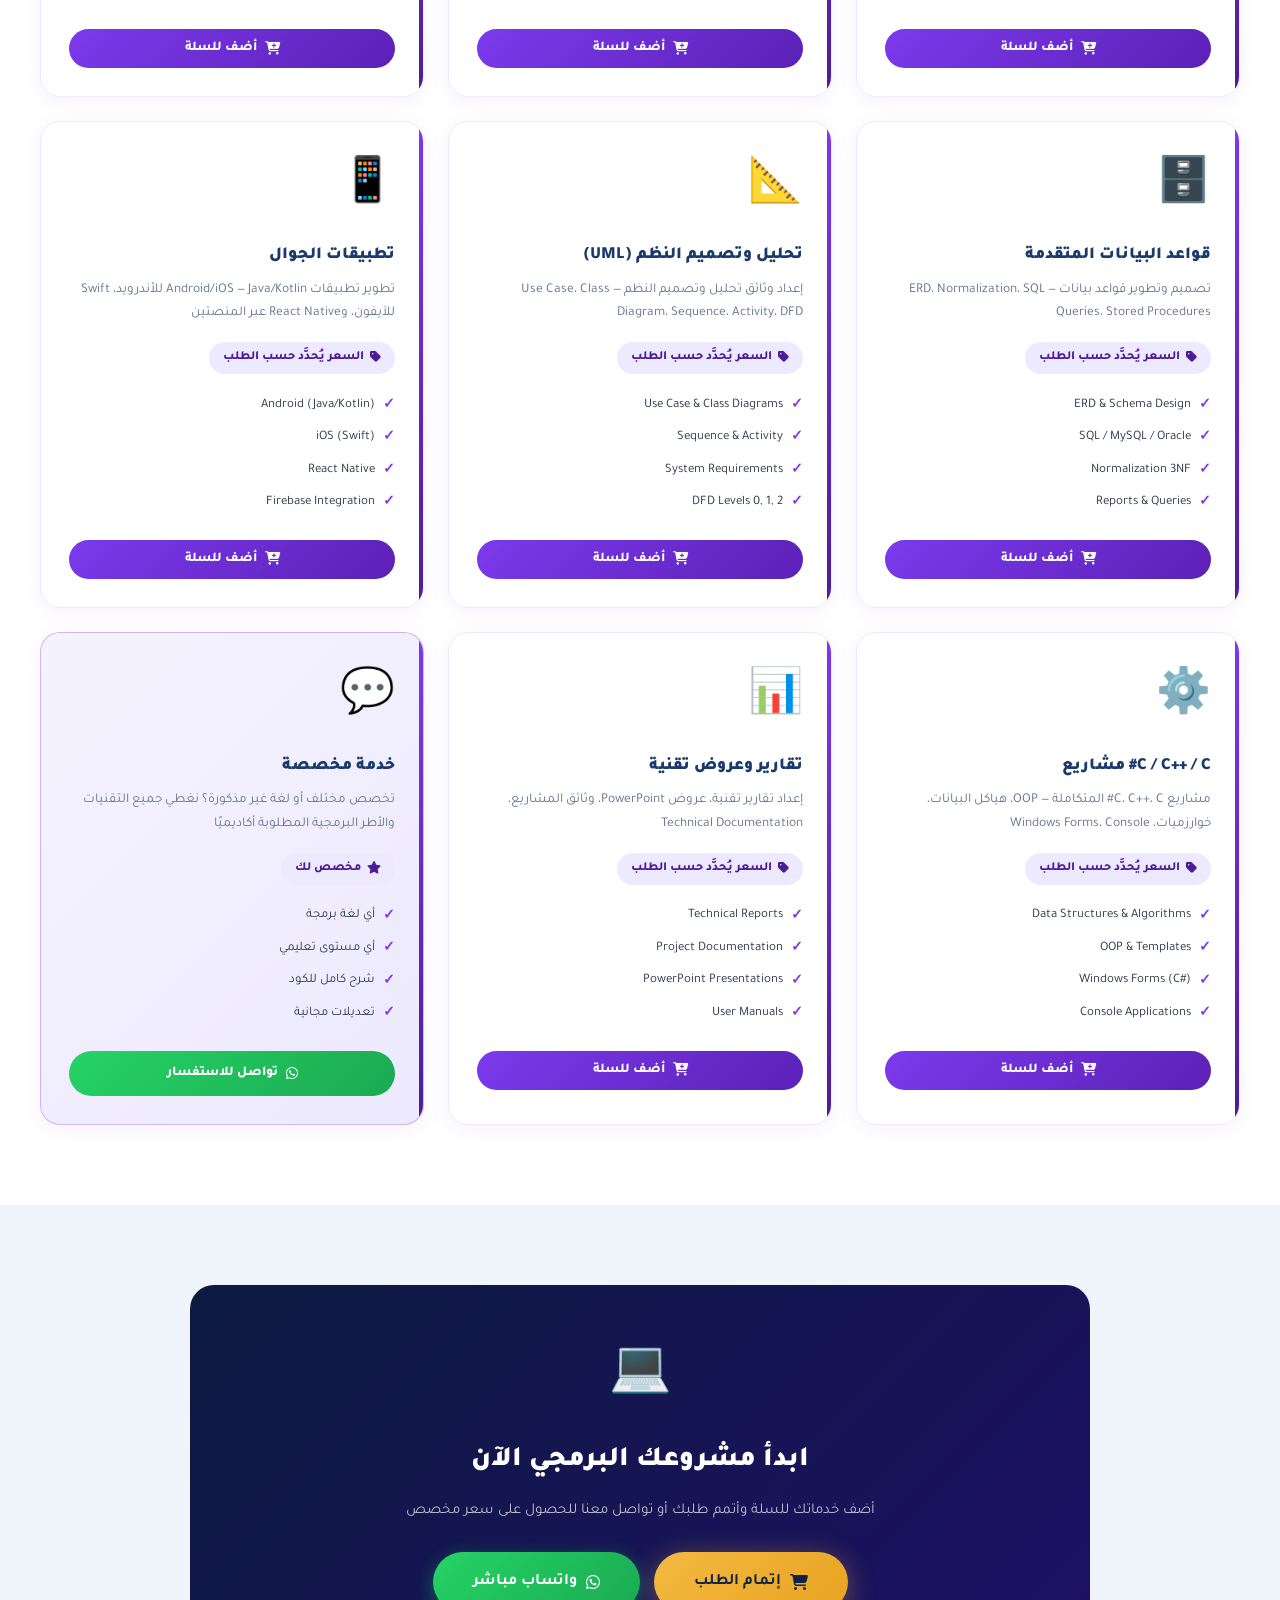
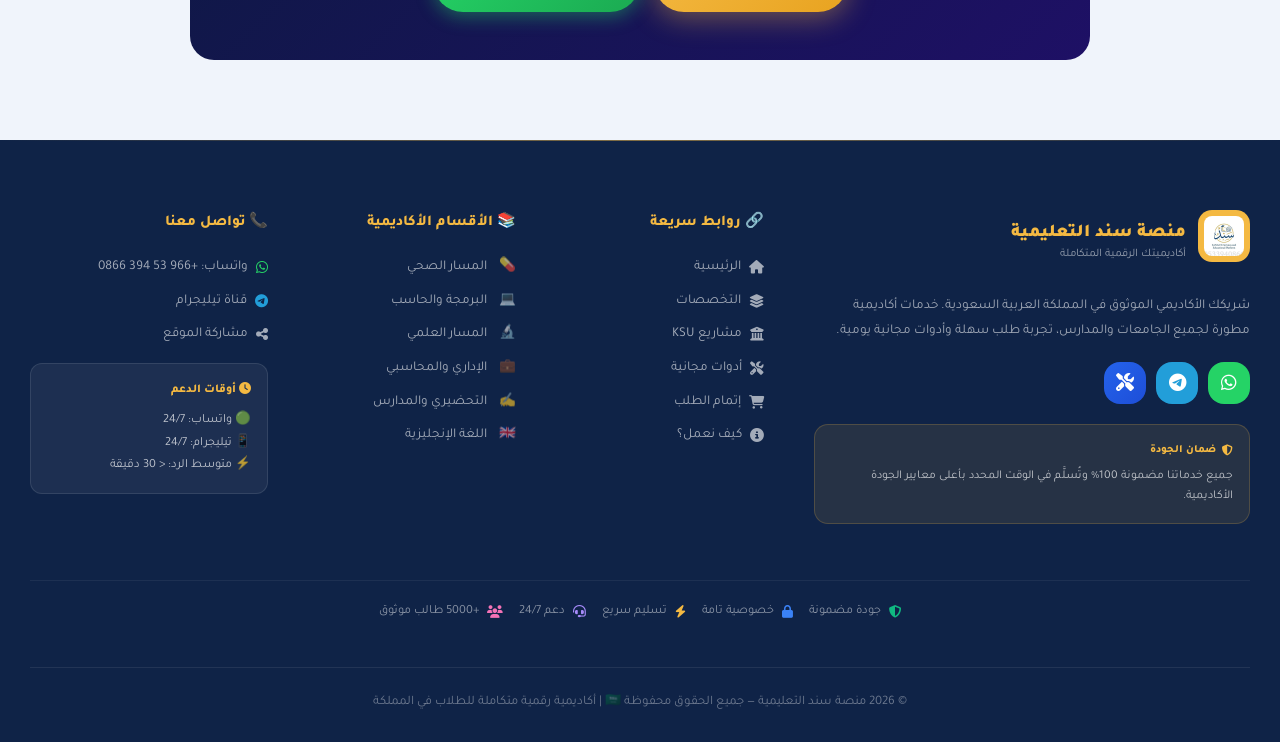
<file: cs.html>
<!DOCTYPE html>
<html lang="ar" dir="rtl">
<head>
  <meta charset="UTF-8">
  <meta name="viewport" content="width=device-width, initial-scale=1.0">
  <title>البرمجة والحاسب | منصة سند التعليمية</title>
  <meta name="description" content="خدمات أكاديمية متخصصة لتخصصات البرمجة والحاسب — Java, Python, مواقع، تطبيقات، قواعد بيانات وأكثر">
  <link rel="stylesheet" href="css/style.css">
  <link rel="stylesheet" href="css/upgrade.css">
  <link rel="stylesheet" href="https://cdn.jsdelivr.net/npm/@fortawesome/fontawesome-free@6.5.0/css/all.min.css">
  <link href="https://fonts.googleapis.com/css2?family=Tajawal:wght@300;400;500;700;800;900&family=Cairo:wght@400;600;700;900&display=swap" rel="stylesheet">
  <style>
    .page-hero { background: linear-gradient(145deg, #060e1f 0%, #0c1a40 40%, #1e1065 100%); }
    .service-card { background: white; border-radius: 20px; padding: 28px; border: 1px solid #ede9fe; box-shadow: 0 4px 20px rgba(124,58,237,0.07); transition: all 0.35s; position: relative; overflow: hidden; }
    .service-card::before { content: ''; position: absolute; top: 0; right: 0; width: 4px; height: 100%; background: linear-gradient(180deg, #7c3aed, #4c1d95); }
    .service-card:hover { transform: translateY(-6px); box-shadow: 0 16px 48px rgba(124,58,237,0.18); border-color: #7c3aed; }
    .service-emoji { font-size: 44px; margin-bottom: 14px; display: block; }
    .service-title { font-size: 17px; font-weight: 900; color: var(--primary); margin-bottom: 8px; }
    .service-desc { font-size: 13.5px; color: var(--text-muted); line-height: 1.75; margin-bottom: 16px; }
    .service-price { display: inline-flex; align-items: center; gap: 6px; background: #ede9fe; color: #4c1d95; padding: 5px 14px; border-radius: 30px; font-size: 12.5px; font-weight: 800; margin-bottom: 16px; }
    .service-features { list-style: none; margin-bottom: 20px; }
    .service-features li { font-size: 13px; color: var(--text-body); padding: 4px 0; display: flex; align-items: center; gap: 8px; }
    .service-features li::before { content: '✓'; color: #7c3aed; font-weight: 900; font-size: 14px; flex-shrink: 0; }
    .btn-add { background: linear-gradient(135deg, #7c3aed, #5b21b6); color: white; border: none; padding: 11px 24px; border-radius: 30px; font-size: 13.5px; font-weight: 800; cursor: pointer; transition: all 0.3s; width: 100%; display: flex; align-items: center; justify-content: center; gap: 8px; font-family: var(--font); }
    .btn-add:hover { transform: translateY(-2px); box-shadow: 0 8px 24px rgba(124,58,237,0.45); }
    .btn-add.added { background: linear-gradient(135deg, #6b7280, #4b5563); }
    .services-grid { display: grid; grid-template-columns: repeat(auto-fill, minmax(300px, 1fr)); gap: 24px; max-width: 1200px; margin: 0 auto; }
    .page-hero-inner { max-width: 1200px; margin: 0 auto; padding: 70px 30px 90px; text-align: center; position: relative; z-index: 1; }
    .page-hero-badge { display: inline-flex; align-items: center; gap: 8px; background: rgba(124,58,237,0.15); border: 1px solid rgba(124,58,237,0.35); color: #c4b5fd; padding: 7px 20px; border-radius: 30px; font-size: 12.5px; font-weight: 700; margin-bottom: 24px; }
    .page-hero h1 { font-size: clamp(28px, 4.5vw, 52px); font-weight: 900; color: white; margin-bottom: 16px; line-height: 1.2; }
    .page-hero h1 span { color: #c4b5fd; }
    .page-hero p { font-size: 16px; color: rgba(255,255,255,0.72); max-width: 580px; margin: 0 auto 36px; line-height: 1.8; }
    .breadcrumb { display: flex; align-items: center; gap: 8px; justify-content: center; margin-bottom: 24px; flex-wrap: wrap; }
    .breadcrumb a, .breadcrumb span { font-size: 12.5px; color: rgba(255,255,255,0.55); font-weight: 600; }
    .breadcrumb a:hover { color: #c4b5fd; }
    .breadcrumb .sep { color: rgba(255,255,255,0.3); }
    .hero-stats-row { display: flex; gap: 16px; justify-content: center; flex-wrap: wrap; margin-top: 36px; }
    .h-stat { background: rgba(255,255,255,0.08); border: 1px solid rgba(255,255,255,0.12); border-radius: 16px; padding: 16px 24px; text-align: center; backdrop-filter: blur(10px); }
    .h-stat .hs-num { font-size: 26px; font-weight: 900; color: #c4b5fd; }
    .h-stat .hs-label { font-size: 11.5px; color: rgba(255,255,255,0.6); margin-top: 2px; }
    .tech-tags { display: flex; flex-wrap: wrap; gap: 10px; margin-top: 16px; justify-content: center; }
    .tech-tag { background: white; border: 1.5px solid rgba(124,58,237,0.3); border-radius: 30px; padding: 8px 18px; font-size: 13px; font-weight: 700; color: #4c1d95; display: flex; align-items: center; gap: 7px; transition: all 0.25s; }
    .tech-tag:hover { background: #7c3aed; color: white; border-color: #7c3aed; transform: translateY(-2px); }
    .cta-wa { background: linear-gradient(135deg, #0c1a40, #1e1065); border-radius: 24px; padding: 48px; text-align: center; color: white; margin-top: 60px; position: relative; overflow: hidden; }
    @media (max-width: 768px) { .services-grid { grid-template-columns: 1fr; } .page-hero-inner { padding: 50px 20px 60px; } }
  </style>
</head>
<body>
<div id="header-placeholder" data-page="spec"></div>

<!-- HERO -->
<section class="page-hero">
  <div class="hero-bg"><div class="orb orb-1" style="background:#7c3aed;"></div><div class="orb orb-2" style="background:#4f46e5;"></div><div class="grid-pattern"></div></div>
  <div class="page-hero-inner">
    <div class="breadcrumb">
      <a href="index.html">🏠 الرئيسية</a>
      <span class="sep">›</span>
      <a href="specializations.html">التخصصات</a>
      <span class="sep">›</span>
      <span style="color:#c4b5fd;">البرمجة والحاسب</span>
    </div>
    <div class="page-hero-badge"><span>💻</span> البرمجة وعلوم الحاسب</div>
    <h1>مشاريع وتكاليف<span> البرمجة والحاسب</span> 🖥️</h1>
    <p>حلول برمجية وأكاديمية متكاملة لطلاب علوم الحاسب، هندسة البرمجيات، تقنية المعلومات وجميع التخصصات التقنية</p>
    <div class="hero-stats-row">
      <div class="h-stat"><div class="hs-num">10+</div><div class="hs-label">خدمة برمجية</div></div>
      <div class="h-stat"><div class="hs-num">+1500</div><div class="hs-label">مشروع منجز</div></div>
      <div class="h-stat"><div class="hs-num">15+</div><div class="hs-label">لغة برمجة</div></div>
      <div class="h-stat"><div class="hs-num">48h</div><div class="hs-label">متوسط التسليم</div></div>
    </div>
  </div>
</section>

<!-- TECH TAGS -->
<section class="section section-alt">
  <div class="sub-specialties reveal" style="background:linear-gradient(135deg,#f5f3ff,#ede9fe);border-radius:20px;padding:32px;margin-bottom:60px;border:1px solid rgba(124,58,237,0.2);">
    <h3 style="font-size:16px;font-weight:900;color:#4c1d95;margin-bottom:4px;"><i class="fas fa-code"></i> التقنيات واللغات التي نتقنها</h3>
    <p style="font-size:13px;color:#6b7280;">خبرة واسعة في جميع لغات وأطر البرمجة المطلوبة أكاديميًا</p>
    <div class="tech-tags">
      <div class="tech-tag">☕ Java</div>
      <div class="tech-tag">🐍 Python</div>
      <div class="tech-tag">⚙️ C / C++</div>
      <div class="tech-tag"># C#</div>
      <div class="tech-tag">🌐 HTML + CSS</div>
      <div class="tech-tag">💛 JavaScript</div>
      <div class="tech-tag">🐘 PHP</div>
      <div class="tech-tag">🌱 .NET / ASP.NET</div>
      <div class="tech-tag">🍎 Swift</div>
      <div class="tech-tag">🤖 Kotlin</div>
      <div class="tech-tag">🗄️ SQL / MySQL</div>
      <div class="tech-tag">🍃 MongoDB</div>
      <div class="tech-tag">📊 Oracle</div>
      <div class="tech-tag">🔷 Access</div>
      <div class="tech-tag">📐 UML / ERD</div>
      <div class="tech-tag">🤖 Machine Learning</div>
    </div>
  </div>

  <div class="section-header reveal">
    <div class="section-chip" style="background:#ede9fe;color:#4c1d95;border-color:rgba(124,58,237,0.25);">💻 الخدمات البرمجية</div>
    <h2 class="section-title">خدمات البرمجة والحاسب</h2>
    <p class="section-subtitle">مشاريع برمجية متكاملة وتكاليف أكاديمية لجميع لغات وأطر البرمجة</p>
  </div>

  <div class="services-grid">

    <div class="service-card reveal reveal-delay-1">
      <span class="service-emoji">☕</span>
      <div class="service-title">مشاريع Java المتكاملة</div>
      <div class="service-desc">تطوير مشاريع Java من الأساسيات حتى المتقدمة — OOP، JavaFX، Swing، Spring Boot، وقواعد البيانات</div>
      <div class="service-price"><i class="fas fa-tag"></i> السعر يُحدَّد حسب الطلب</div>
      <ul class="service-features">
        <li>OOP كاملة مع التوثيق</li>
        <li>GUI احترافي (JavaFX/Swing)</li>
        <li>ربط قواعد البيانات</li>
        <li>شرح الكود بالتفصيل</li>
      </ul>
      <button class="btn-add" id="btn-java" onclick="addToCart('java','مشروع Java',0,'☕')">
        <i class="fas fa-cart-plus"></i> أضف للسلة
      </button>
    </div>

    <div class="service-card reveal reveal-delay-2">
      <span class="service-emoji">🐍</span>
      <div class="service-title">مشاريع Python المتقدمة</div>
      <div class="service-desc">تطوير تطبيقات Python — Data Analysis، Machine Learning، Django، Flask، Tkinter وأكثر</div>
      <div class="service-price"><i class="fas fa-tag"></i> السعر يُحدَّد حسب الطلب</div>
      <ul class="service-features">
        <li>Data Analysis & Visualization</li>
        <li>Machine Learning Projects</li>
        <li>Web Apps (Django/Flask)</li>
        <li>Automation Scripts</li>
      </ul>
      <button class="btn-add" id="btn-python" onclick="addToCart('python','مشروع Python',0,'🐍')">
        <i class="fas fa-cart-plus"></i> أضف للسلة
      </button>
    </div>

    <div class="service-card reveal reveal-delay-3">
      <span class="service-emoji">🌐</span>
      <div class="service-title">تطوير مواقع ويب كاملة</div>
      <div class="service-desc">تصميم وتطوير مواقع ويب كاملة — Front-end وBack-end مع قواعد البيانات والأمان</div>
      <div class="service-price"><i class="fas fa-tag"></i> السعر يُحدَّد حسب الطلب</div>
      <ul class="service-features">
        <li>HTML5 + CSS3 + JavaScript</li>
        <li>PHP / Node.js Back-end</li>
        <li>MySQL / MongoDB</li>
        <li>Responsive Design</li>
      </ul>
      <button class="btn-add" id="btn-web" onclick="addToCart('web','مشروع موقع ويب',0,'🌐')">
        <i class="fas fa-cart-plus"></i> أضف للسلة
      </button>
    </div>

    <div class="service-card reveal reveal-delay-1">
      <span class="service-emoji">🗄️</span>
      <div class="service-title">قواعد البيانات المتقدمة</div>
      <div class="service-desc">تصميم وتطوير قواعد بيانات — ERD، Normalization، SQL Queries، Stored Procedures</div>
      <div class="service-price"><i class="fas fa-tag"></i> السعر يُحدَّد حسب الطلب</div>
      <ul class="service-features">
        <li>ERD & Schema Design</li>
        <li>SQL / MySQL / Oracle</li>
        <li>Normalization 3NF</li>
        <li>Reports & Queries</li>
      </ul>
      <button class="btn-add" id="btn-db" onclick="addToCart('db','مشروع قاعدة بيانات',0,'🗄️')">
        <i class="fas fa-cart-plus"></i> أضف للسلة
      </button>
    </div>

    <div class="service-card reveal reveal-delay-2">
      <span class="service-emoji">📐</span>
      <div class="service-title">تحليل وتصميم النظم (UML)</div>
      <div class="service-desc">إعداد وثائق تحليل وتصميم النظم — Use Case، Class Diagram، Sequence، Activity، DFD</div>
      <div class="service-price"><i class="fas fa-tag"></i> السعر يُحدَّد حسب الطلب</div>
      <ul class="service-features">
        <li>Use Case & Class Diagrams</li>
        <li>Sequence & Activity</li>
        <li>System Requirements</li>
        <li>DFD Levels 0, 1, 2</li>
      </ul>
      <button class="btn-add" id="btn-uml" onclick="addToCart('uml','تحليل نظم UML',0,'📐')">
        <i class="fas fa-cart-plus"></i> أضف للسلة
      </button>
    </div>

    <div class="service-card reveal reveal-delay-3">
      <span class="service-emoji">📱</span>
      <div class="service-title">تطبيقات الجوال</div>
      <div class="service-desc">تطوير تطبيقات Android/iOS — Java/Kotlin للأندرويد، Swift للآيفون، وReact Native عبر المنصتين</div>
      <div class="service-price"><i class="fas fa-tag"></i> السعر يُحدَّد حسب الطلب</div>
      <ul class="service-features">
        <li>Android (Java/Kotlin)</li>
        <li>iOS (Swift)</li>
        <li>React Native</li>
        <li>Firebase Integration</li>
      </ul>
      <button class="btn-add" id="btn-mobile" onclick="addToCart('mobile','تطبيق جوال',0,'📱')">
        <i class="fas fa-cart-plus"></i> أضف للسلة
      </button>
    </div>

    <div class="service-card reveal reveal-delay-1">
      <span class="service-emoji">⚙️</span>
      <div class="service-title">C / C++ / C# مشاريع</div>
      <div class="service-desc">مشاريع C، C++، C# المتكاملة — OOP، هياكل البيانات، خوارزميات، Windows Forms، Console</div>
      <div class="service-price"><i class="fas fa-tag"></i> السعر يُحدَّد حسب الطلب</div>
      <ul class="service-features">
        <li>Data Structures & Algorithms</li>
        <li>OOP & Templates</li>
        <li>Windows Forms (C#)</li>
        <li>Console Applications</li>
      </ul>
      <button class="btn-add" id="btn-cpp" onclick="addToCart('cpp','مشروع C/C++/C#',0,'⚙️')">
        <i class="fas fa-cart-plus"></i> أضف للسلة
      </button>
    </div>

    <div class="service-card reveal reveal-delay-2">
      <span class="service-emoji">📊</span>
      <div class="service-title">تقارير وعروض تقنية</div>
      <div class="service-desc">إعداد تقارير تقنية، عروض PowerPoint، وثائق المشاريع، Technical Documentation</div>
      <div class="service-price"><i class="fas fa-tag"></i> السعر يُحدَّد حسب الطلب</div>
      <ul class="service-features">
        <li>Technical Reports</li>
        <li>Project Documentation</li>
        <li>PowerPoint Presentations</li>
        <li>User Manuals</li>
      </ul>
      <button class="btn-add" id="btn-cs-report" onclick="addToCart('cs-report','تقرير تقني',0,'📊')">
        <i class="fas fa-cart-plus"></i> أضف للسلة
      </button>
    </div>

    <div class="service-card reveal reveal-delay-3" style="background:linear-gradient(135deg,#f5f3ff,#ede9fe);border-color:rgba(124,58,237,0.3);">
      <span class="service-emoji">💬</span>
      <div class="service-title">خدمة مخصصة</div>
      <div class="service-desc">تخصص مختلف أو لغة غير مذكورة؟ نغطي جميع التقنيات والأطر البرمجية المطلوبة أكاديميًا</div>
      <div class="service-price" style="background:#ede9fe;color:#4c1d95;"><i class="fas fa-star"></i> مخصص لك</div>
      <ul class="service-features">
        <li>أي لغة برمجة</li>
        <li>أي مستوى تعليمي</li>
        <li>شرح كامل للكود</li>
        <li>تعديلات مجانية</li>
      </ul>
      <a href="https://wa.me/966533940866" target="_blank" class="btn-add" style="text-decoration:none;background:linear-gradient(135deg,#25d366,#1baa52);">
        <i class="fab fa-whatsapp"></i> تواصل للاستفسار
      </a>
    </div>

  </div>
</section>

<!-- CTA -->
<section class="section" style="background:var(--bg-gray);">
  <div class="cta-wa reveal" style="max-width:900px;margin:0 auto;">
    <div style="font-size:50px;margin-bottom:16px;position:relative;z-index:1;">💻</div>
    <h2 style="font-size:28px;font-weight:900;margin-bottom:12px;position:relative;z-index:1;">ابدأ مشروعك البرمجي الآن</h2>
    <p style="font-size:15px;color:rgba(255,255,255,0.72);margin-bottom:28px;position:relative;z-index:1;">أضف خدماتك للسلة وأتمم طلبك أو تواصل معنا للحصول على سعر مخصص</p>
    <div style="display:flex;gap:14px;justify-content:center;flex-wrap:wrap;position:relative;z-index:1;">
      <a href="checkout.html" class="btn btn-primary btn-lg"><i class="fas fa-shopping-cart"></i> إتمام الطلب</a>
      <a href="https://wa.me/966533940866" target="_blank" class="btn btn-wa btn-lg"><i class="fab fa-whatsapp"></i> واتساب مباشر</a>
    </div>
  </div>
</section>

<div id="footer-placeholder"></div>
<script src="js/components.js"></script>
<script src="js/main.js"></script>
<script src="js/site-upgrade.js"></script>
</body>
</html>
</file>
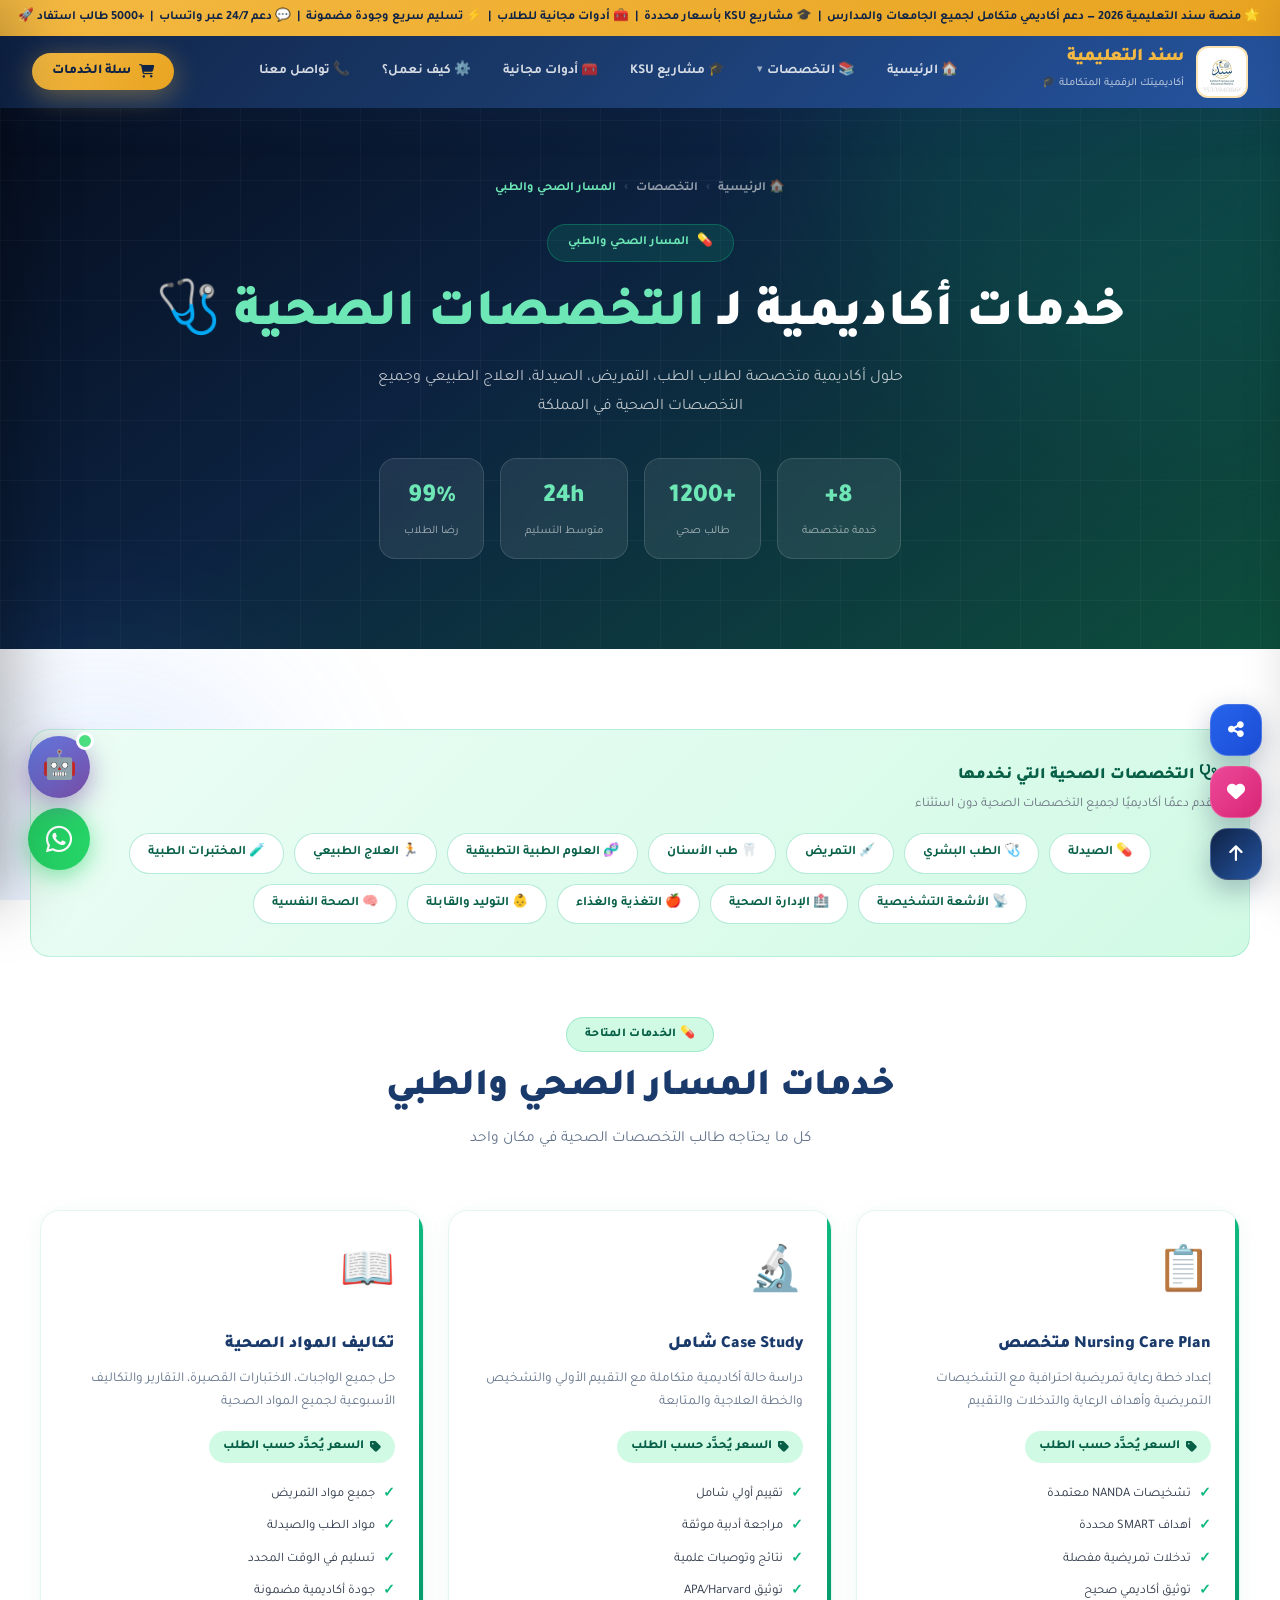
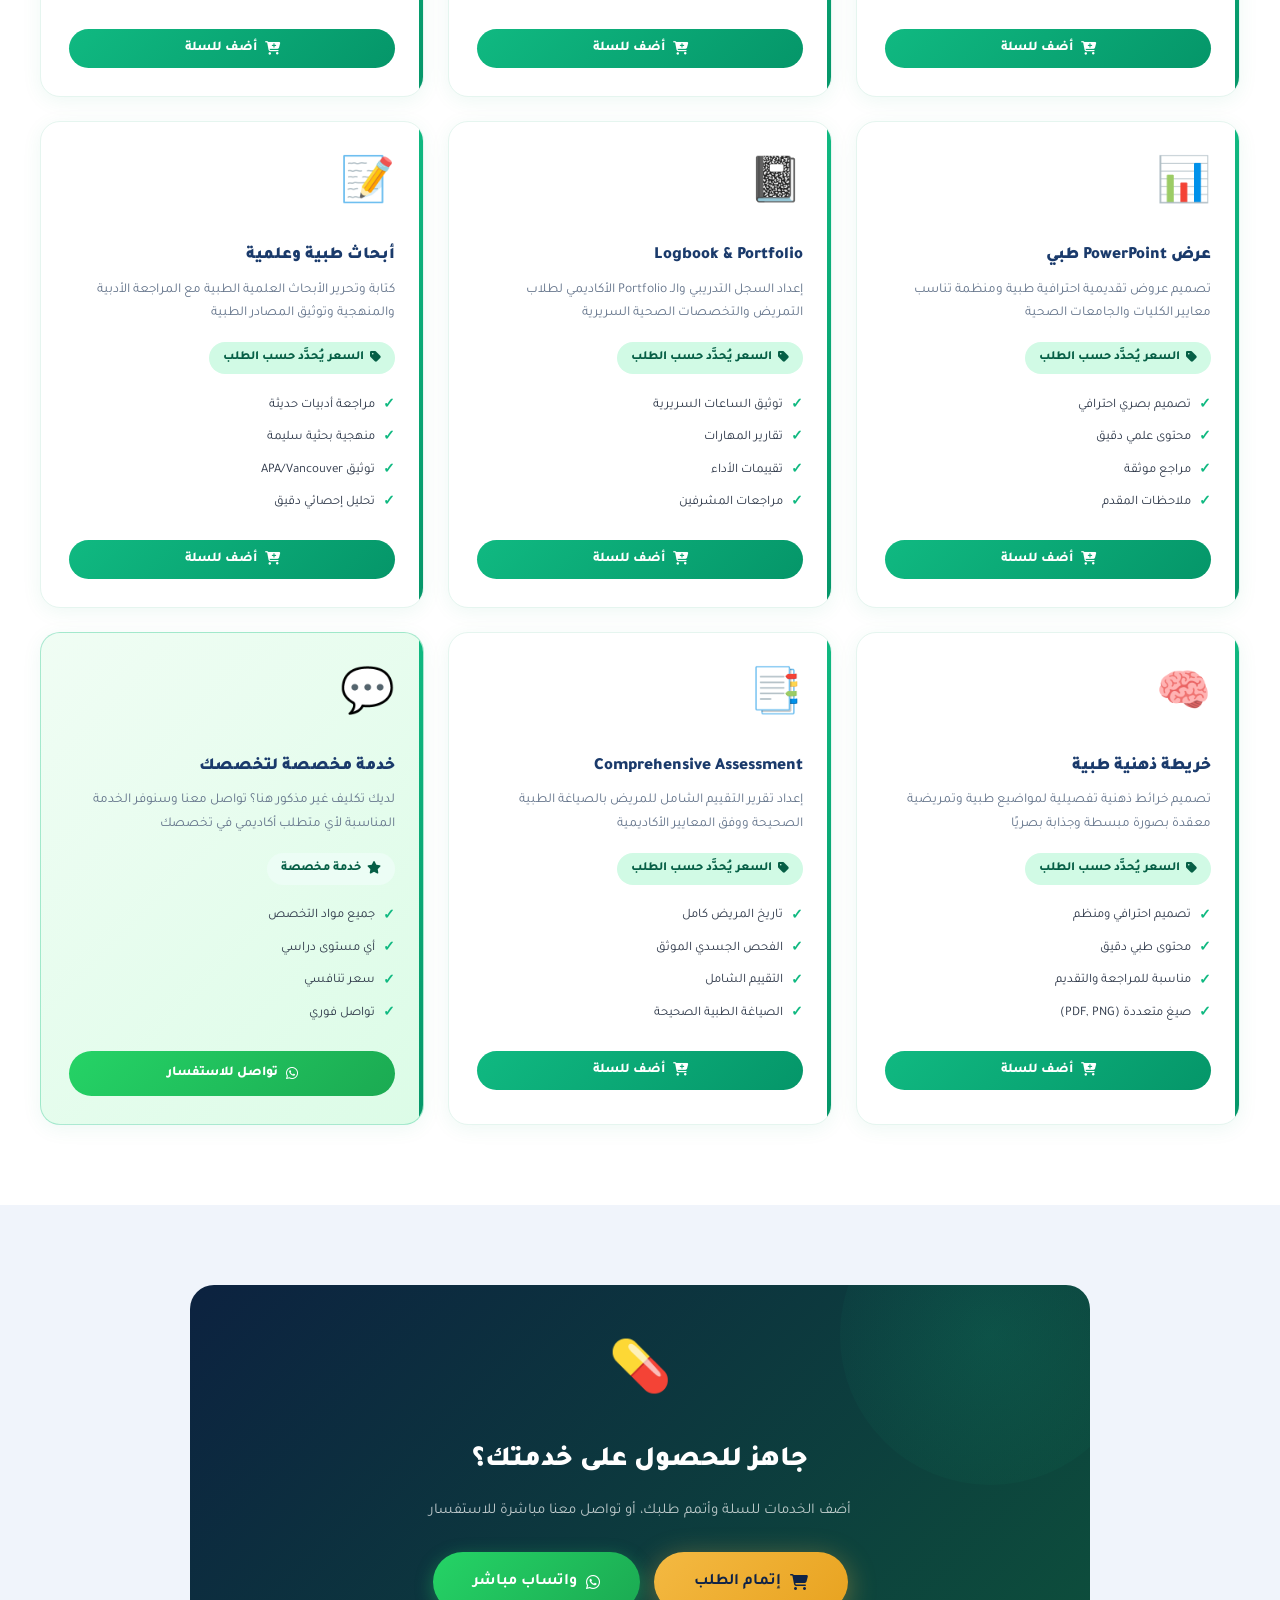
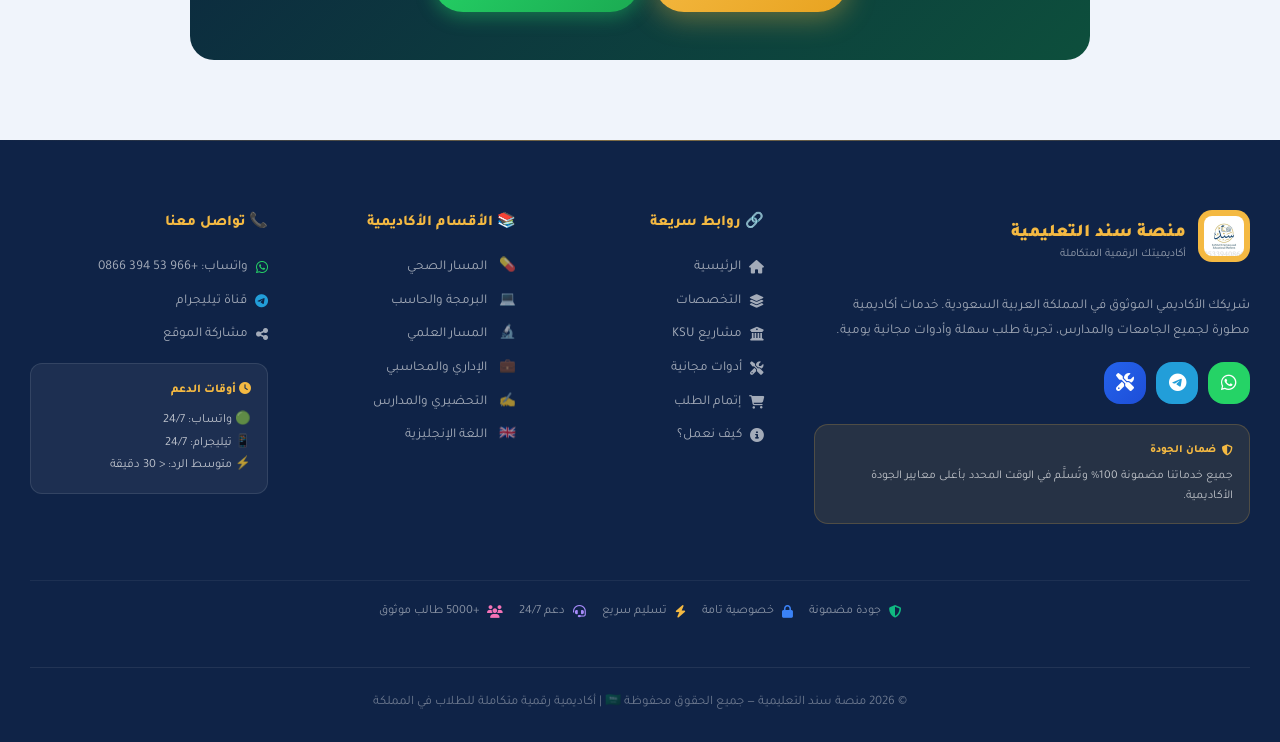
<file: health.html>
<!DOCTYPE html>
<html lang="ar" dir="rtl">
<head>
  <meta charset="UTF-8">
  <meta name="viewport" content="width=device-width, initial-scale=1.0">
  <title>المسار الصحي والطبي | منصة سند التعليمية</title>
  <meta name="description" content="خدمات أكاديمية متخصصة للمسار الصحي والطبي — تمريض، طب، صيدلة، علاج طبيعي وجميع التخصصات الصحية">
  <link rel="stylesheet" href="css/style.css">
  <link rel="stylesheet" href="css/upgrade.css">
  <link rel="stylesheet" href="https://cdn.jsdelivr.net/npm/@fortawesome/fontawesome-free@6.5.0/css/all.min.css">
  <link href="https://fonts.googleapis.com/css2?family=Tajawal:wght@300;400;500;700;800;900&family=Cairo:wght@400;600;700;900&display=swap" rel="stylesheet">
  <style>
    .page-hero { background: linear-gradient(145deg, #060e1f 0%, #0c2240 40%, #0d4f3c 100%); }
    .spec-color { --spec-primary: #059669; --spec-light: #d1fae5; --spec-mid: #10b981; }
    .service-card { background: white; border-radius: 20px; padding: 28px; border: 1px solid #e5f5ef; box-shadow: 0 4px 20px rgba(5,150,105,0.07); transition: all 0.35s; position: relative; overflow: hidden; }
    .service-card::before { content: ''; position: absolute; top: 0; right: 0; width: 4px; height: 100%; background: linear-gradient(180deg, #10b981, #059669); }
    .service-card:hover { transform: translateY(-6px); box-shadow: 0 16px 48px rgba(5,150,105,0.18); border-color: #10b981; }
    .service-emoji { font-size: 44px; margin-bottom: 14px; display: block; }
    .service-title { font-size: 17px; font-weight: 900; color: var(--primary); margin-bottom: 8px; }
    .service-desc { font-size: 13.5px; color: var(--text-muted); line-height: 1.75; margin-bottom: 16px; }
    .service-price { display: inline-flex; align-items: center; gap: 6px; background: #d1fae5; color: #065f46; padding: 5px 14px; border-radius: 30px; font-size: 12.5px; font-weight: 800; margin-bottom: 16px; }
    .service-features { list-style: none; margin-bottom: 20px; }
    .service-features li { font-size: 13px; color: var(--text-body); padding: 4px 0; display: flex; align-items: center; gap: 8px; }
    .service-features li::before { content: '✓'; color: #10b981; font-weight: 900; font-size: 14px; flex-shrink: 0; }
    .btn-add { background: linear-gradient(135deg, #10b981, #059669); color: white; border: none; padding: 11px 24px; border-radius: 30px; font-size: 13.5px; font-weight: 800; cursor: pointer; transition: all 0.3s; width: 100%; display: flex; align-items: center; justify-content: center; gap: 8px; font-family: var(--font); }
    .btn-add:hover { transform: translateY(-2px); box-shadow: 0 8px 24px rgba(16,185,129,0.45); }
    .btn-add.added { background: linear-gradient(135deg, #6b7280, #4b5563); }
    .services-grid { display: grid; grid-template-columns: repeat(auto-fill, minmax(300px, 1fr)); gap: 24px; max-width: 1200px; margin: 0 auto; }
    .page-hero-inner { max-width: 1200px; margin: 0 auto; padding: 70px 30px 90px; text-align: center; position: relative; z-index: 1; }
    .page-hero-badge { display: inline-flex; align-items: center; gap: 8px; background: rgba(16,185,129,0.15); border: 1px solid rgba(16,185,129,0.35); color: #6ee7b7; padding: 7px 20px; border-radius: 30px; font-size: 12.5px; font-weight: 700; margin-bottom: 24px; }
    .page-hero h1 { font-size: clamp(28px, 4.5vw, 52px); font-weight: 900; color: white; margin-bottom: 16px; line-height: 1.2; }
    .page-hero h1 span { color: #6ee7b7; }
    .page-hero p { font-size: 16px; color: rgba(255,255,255,0.72); max-width: 580px; margin: 0 auto 36px; line-height: 1.8; }
    .breadcrumb { display: flex; align-items: center; gap: 8px; justify-content: center; margin-bottom: 24px; flex-wrap: wrap; }
    .breadcrumb a, .breadcrumb span { font-size: 12.5px; color: rgba(255,255,255,0.55); font-weight: 600; }
    .breadcrumb a:hover { color: #6ee7b7; }
    .breadcrumb .sep { color: rgba(255,255,255,0.3); }
    .hero-stats-row { display: flex; gap: 16px; justify-content: center; flex-wrap: wrap; margin-top: 36px; }
    .h-stat { background: rgba(255,255,255,0.08); border: 1px solid rgba(255,255,255,0.12); border-radius: 16px; padding: 16px 24px; text-align: center; backdrop-filter: blur(10px); }
    .h-stat .hs-num { font-size: 26px; font-weight: 900; color: #6ee7b7; }
    .h-stat .hs-label { font-size: 11.5px; color: rgba(255,255,255,0.6); margin-top: 2px; }
    .sub-specialties { background: linear-gradient(135deg, #ecfdf5, #d1fae5); border-radius: 20px; padding: 32px; margin-bottom: 60px; border: 1px solid rgba(16,185,129,0.2); }
    .sub-spec-grid { display: flex; flex-wrap: wrap; gap: 10px; margin-top: 16px; justify-content: center; }
    .sub-spec-pill { background: white; border: 1.5px solid rgba(16,185,129,0.3); border-radius: 30px; padding: 8px 18px; font-size: 13px; font-weight: 700; color: #065f46; display: flex; align-items: center; gap: 7px; transition: all 0.25s; }
    .sub-spec-pill:hover { background: #10b981; color: white; border-color: #10b981; transform: translateY(-2px); }
    .cta-wa { background: linear-gradient(135deg, #0c2240, #0d4f3c); border-radius: 24px; padding: 48px; text-align: center; color: white; margin-top: 60px; position: relative; overflow: hidden; }
    .cta-wa::before { content: ''; position: absolute; width: 300px; height: 300px; background: radial-gradient(circle, rgba(16,185,129,0.15), transparent); top: -100px; right: -50px; border-radius: 50%; }
    @media (max-width: 768px) { .services-grid { grid-template-columns: 1fr; } .page-hero-inner { padding: 50px 20px 60px; } }
  </style>
</head>
<body>
<div id="header-placeholder" data-page="spec"></div>

<!-- HERO -->
<section class="page-hero">
  <div class="hero-bg"><div class="orb orb-1" style="background:#10b981;"></div><div class="orb orb-2"></div><div class="grid-pattern"></div></div>
  <div class="page-hero-inner">
    <div class="breadcrumb">
      <a href="index.html">🏠 الرئيسية</a>
      <span class="sep">›</span>
      <a href="specializations.html">التخصصات</a>
      <span class="sep">›</span>
      <span style="color:#6ee7b7;">المسار الصحي والطبي</span>
    </div>
    <div class="page-hero-badge"><span>💊</span> المسار الصحي والطبي</div>
    <h1>خدمات أكاديمية لـ<span> التخصصات الصحية</span> 🩺</h1>
    <p>حلول أكاديمية متخصصة لطلاب الطب، التمريض، الصيدلة، العلاج الطبيعي وجميع التخصصات الصحية في المملكة</p>
    <div class="hero-stats-row">
      <div class="h-stat"><div class="hs-num">8+</div><div class="hs-label">خدمة متخصصة</div></div>
      <div class="h-stat"><div class="hs-num">+1200</div><div class="hs-label">طالب صحي</div></div>
      <div class="h-stat"><div class="hs-num">24h</div><div class="hs-label">متوسط التسليم</div></div>
      <div class="h-stat"><div class="hs-num">99%</div><div class="hs-label">رضا الطلاب</div></div>
    </div>
  </div>
</section>

<!-- SUB SPECIALTIES -->
<section class="section section-alt">
  <div class="sub-specialties reveal">
    <h3 style="font-size:16px;font-weight:900;color:#065f46;margin-bottom:4px;"><i class="fas fa-stethoscope"></i> التخصصات الصحية التي نخدمها</h3>
    <p style="font-size:13px;color:#6b7280;">نقدم دعمًا أكاديميًا لجميع التخصصات الصحية دون استثناء</p>
    <div class="sub-spec-grid">
      <div class="sub-spec-pill">💊 الصيدلة</div>
      <div class="sub-spec-pill">🩺 الطب البشري</div>
      <div class="sub-spec-pill">💉 التمريض</div>
      <div class="sub-spec-pill">🦷 طب الأسنان</div>
      <div class="sub-spec-pill">🧬 العلوم الطبية التطبيقية</div>
      <div class="sub-spec-pill">🏃 العلاج الطبيعي</div>
      <div class="sub-spec-pill">🧪 المختبرات الطبية</div>
      <div class="sub-spec-pill">📡 الأشعة التشخيصية</div>
      <div class="sub-spec-pill">🏥 الإدارة الصحية</div>
      <div class="sub-spec-pill">🍎 التغذية والغذاء</div>
      <div class="sub-spec-pill">👶 التوليد والقابلة</div>
      <div class="sub-spec-pill">🧠 الصحة النفسية</div>
    </div>
  </div>

  <!-- SERVICES GRID -->
  <div class="section-header reveal">
    <div class="section-chip" style="background:#d1fae5;color:#065f46;border-color:rgba(16,185,129,0.25);">💊 الخدمات المتاحة</div>
    <h2 class="section-title">خدمات المسار الصحي والطبي</h2>
    <p class="section-subtitle">كل ما يحتاجه طالب التخصصات الصحية في مكان واحد</p>
  </div>

  <div class="services-grid">

    <div class="service-card reveal reveal-delay-1">
      <span class="service-emoji">📋</span>
      <div class="service-title">Nursing Care Plan متخصص</div>
      <div class="service-desc">إعداد خطة رعاية تمريضية احترافية مع التشخيصات التمريضية وأهداف الرعاية والتدخلات والتقييم</div>
      <div class="service-price"><i class="fas fa-tag"></i> السعر يُحدَّد حسب الطلب</div>
      <ul class="service-features">
        <li>تشخيصات NANDA معتمدة</li>
        <li>أهداف SMART محددة</li>
        <li>تدخلات تمريضية مفصلة</li>
        <li>توثيق أكاديمي صحيح</li>
      </ul>
      <button class="btn-add" id="btn-nursing-cp" onclick="addToCart('nursing-cp','Nursing Care Plan',0,'📋')">
        <i class="fas fa-cart-plus"></i> أضف للسلة
      </button>
    </div>

    <div class="service-card reveal reveal-delay-2">
      <span class="service-emoji">🔬</span>
      <div class="service-title">Case Study شامل</div>
      <div class="service-desc">دراسة حالة أكاديمية متكاملة مع التقييم الأولي والتشخيص والخطة العلاجية والمتابعة</div>
      <div class="service-price"><i class="fas fa-tag"></i> السعر يُحدَّد حسب الطلب</div>
      <ul class="service-features">
        <li>تقييم أولي شامل</li>
        <li>مراجعة أدبية موثقة</li>
        <li>نتائج وتوصيات علمية</li>
        <li>توثيق APA/Harvard</li>
      </ul>
      <button class="btn-add" id="btn-case-study" onclick="addToCart('case-study','Case Study صحي',0,'🔬')">
        <i class="fas fa-cart-plus"></i> أضف للسلة
      </button>
    </div>

    <div class="service-card reveal reveal-delay-3">
      <span class="service-emoji">📖</span>
      <div class="service-title">تكاليف المواد الصحية</div>
      <div class="service-desc">حل جميع الواجبات، الاختبارات القصيرة، التقارير والتكاليف الأسبوعية لجميع المواد الصحية</div>
      <div class="service-price"><i class="fas fa-tag"></i> السعر يُحدَّد حسب الطلب</div>
      <ul class="service-features">
        <li>جميع مواد التمريض</li>
        <li>مواد الطب والصيدلة</li>
        <li>تسليم في الوقت المحدد</li>
        <li>جودة أكاديمية مضمونة</li>
      </ul>
      <button class="btn-add" id="btn-health-hw" onclick="addToCart('health-hw','تكاليف المواد الصحية',0,'📖')">
        <i class="fas fa-cart-plus"></i> أضف للسلة
      </button>
    </div>

    <div class="service-card reveal reveal-delay-1">
      <span class="service-emoji">📊</span>
      <div class="service-title">عرض PowerPoint طبي</div>
      <div class="service-desc">تصميم عروض تقديمية احترافية طبية ومنظمة تناسب معايير الكليات والجامعات الصحية</div>
      <div class="service-price"><i class="fas fa-tag"></i> السعر يُحدَّد حسب الطلب</div>
      <ul class="service-features">
        <li>تصميم بصري احترافي</li>
        <li>محتوى علمي دقيق</li>
        <li>مراجع موثقة</li>
        <li>ملاحظات المقدم</li>
      </ul>
      <button class="btn-add" id="btn-health-ppt" onclick="addToCart('health-ppt','عرض PowerPoint طبي',0,'📊')">
        <i class="fas fa-cart-plus"></i> أضف للسلة
      </button>
    </div>

    <div class="service-card reveal reveal-delay-2">
      <span class="service-emoji">📓</span>
      <div class="service-title">Logbook & Portfolio</div>
      <div class="service-desc">إعداد السجل التدريبي والـ Portfolio الأكاديمي لطلاب التمريض والتخصصات الصحية السريرية</div>
      <div class="service-price"><i class="fas fa-tag"></i> السعر يُحدَّد حسب الطلب</div>
      <ul class="service-features">
        <li>توثيق الساعات السريرية</li>
        <li>تقارير المهارات</li>
        <li>تقييمات الأداء</li>
        <li>مراجعات المشرفين</li>
      </ul>
      <button class="btn-add" id="btn-logbook" onclick="addToCart('logbook','Logbook طبي',0,'📓')">
        <i class="fas fa-cart-plus"></i> أضف للسلة
      </button>
    </div>

    <div class="service-card reveal reveal-delay-3">
      <span class="service-emoji">📝</span>
      <div class="service-title">أبحاث طبية وعلمية</div>
      <div class="service-desc">كتابة وتحرير الأبحاث العلمية الطبية مع المراجعة الأدبية والمنهجية وتوثيق المصادر الطبية</div>
      <div class="service-price"><i class="fas fa-tag"></i> السعر يُحدَّد حسب الطلب</div>
      <ul class="service-features">
        <li>مراجعة أدبيات حديثة</li>
        <li>منهجية بحثية سليمة</li>
        <li>توثيق APA/Vancouver</li>
        <li>تحليل إحصائي دقيق</li>
      </ul>
      <button class="btn-add" id="btn-health-research" onclick="addToCart('health-research','بحث طبي علمي',0,'📝')">
        <i class="fas fa-cart-plus"></i> أضف للسلة
      </button>
    </div>

    <div class="service-card reveal reveal-delay-1">
      <span class="service-emoji">🧠</span>
      <div class="service-title">خريطة ذهنية طبية</div>
      <div class="service-desc">تصميم خرائط ذهنية تفصيلية لمواضيع طبية وتمريضية معقدة بصورة مبسطة وجذابة بصريًا</div>
      <div class="service-price"><i class="fas fa-tag"></i> السعر يُحدَّد حسب الطلب</div>
      <ul class="service-features">
        <li>تصميم احترافي ومنظم</li>
        <li>محتوى طبي دقيق</li>
        <li>مناسبة للمراجعة والتقديم</li>
        <li>صيغ متعددة (PDF, PNG)</li>
      </ul>
      <button class="btn-add" id="btn-health-mindmap" onclick="addToCart('health-mindmap','خريطة ذهنية طبية',0,'🧠')">
        <i class="fas fa-cart-plus"></i> أضف للسلة
      </button>
    </div>

    <div class="service-card reveal reveal-delay-2">
      <span class="service-emoji">📑</span>
      <div class="service-title">Comprehensive Assessment</div>
      <div class="service-desc">إعداد تقرير التقييم الشامل للمريض بالصياغة الطبية الصحيحة ووفق المعايير الأكاديمية</div>
      <div class="service-price"><i class="fas fa-tag"></i> السعر يُحدَّد حسب الطلب</div>
      <ul class="service-features">
        <li>تاريخ المريض كامل</li>
        <li>الفحص الجسدي الموثق</li>
        <li>التقييم الشامل</li>
        <li>الصياغة الطبية الصحيحة</li>
      </ul>
      <button class="btn-add" id="btn-comp-assess" onclick="addToCart('comp-assess','Comprehensive Assessment',0,'📑')">
        <i class="fas fa-cart-plus"></i> أضف للسلة
      </button>
    </div>

    <div class="service-card reveal reveal-delay-3" style="background:linear-gradient(135deg,#f0fdf4,#dcfce7);border-color:rgba(16,185,129,0.3);">
      <span class="service-emoji">💬</span>
      <div class="service-title">خدمة مخصصة لتخصصك</div>
      <div class="service-desc">لديك تكليف غير مذكور هنا؟ تواصل معنا وسنوفر الخدمة المناسبة لأي متطلب أكاديمي في تخصصك</div>
      <div class="service-price" style="background:#ecfdf5;color:#065f46;"><i class="fas fa-star"></i> خدمة مخصصة</div>
      <ul class="service-features">
        <li>جميع مواد التخصص</li>
        <li>أي مستوى دراسي</li>
        <li>سعر تنافسي</li>
        <li>تواصل فوري</li>
      </ul>
      <a href="https://wa.me/966533940866" target="_blank" class="btn-add" style="text-decoration:none;background:linear-gradient(135deg,#25d366,#1baa52);">
        <i class="fab fa-whatsapp"></i> تواصل للاستفسار
      </a>
    </div>

  </div>
</section>

<!-- CTA SECTION -->
<section class="section" style="background:var(--bg-gray);">
  <div class="cta-wa reveal" style="max-width:900px;margin:0 auto;">
    <div style="font-size:50px;margin-bottom:16px;position:relative;z-index:1;">💊</div>
    <h2 style="font-size:28px;font-weight:900;margin-bottom:12px;position:relative;z-index:1;">جاهز للحصول على خدمتك؟</h2>
    <p style="font-size:15px;color:rgba(255,255,255,0.72);margin-bottom:28px;position:relative;z-index:1;">أضف الخدمات للسلة وأتمم طلبك، أو تواصل معنا مباشرة للاستفسار</p>
    <div style="display:flex;gap:14px;justify-content:center;flex-wrap:wrap;position:relative;z-index:1;">
      <a href="checkout.html" class="btn btn-primary btn-lg"><i class="fas fa-shopping-cart"></i> إتمام الطلب</a>
      <a href="https://wa.me/966533940866" target="_blank" class="btn btn-wa btn-lg"><i class="fab fa-whatsapp"></i> واتساب مباشر</a>
    </div>
  </div>
</section>

<div id="footer-placeholder"></div>
<script src="js/components.js"></script>
<script src="js/main.js"></script>
<script src="js/site-upgrade.js"></script>
</body>
</html>
</file>
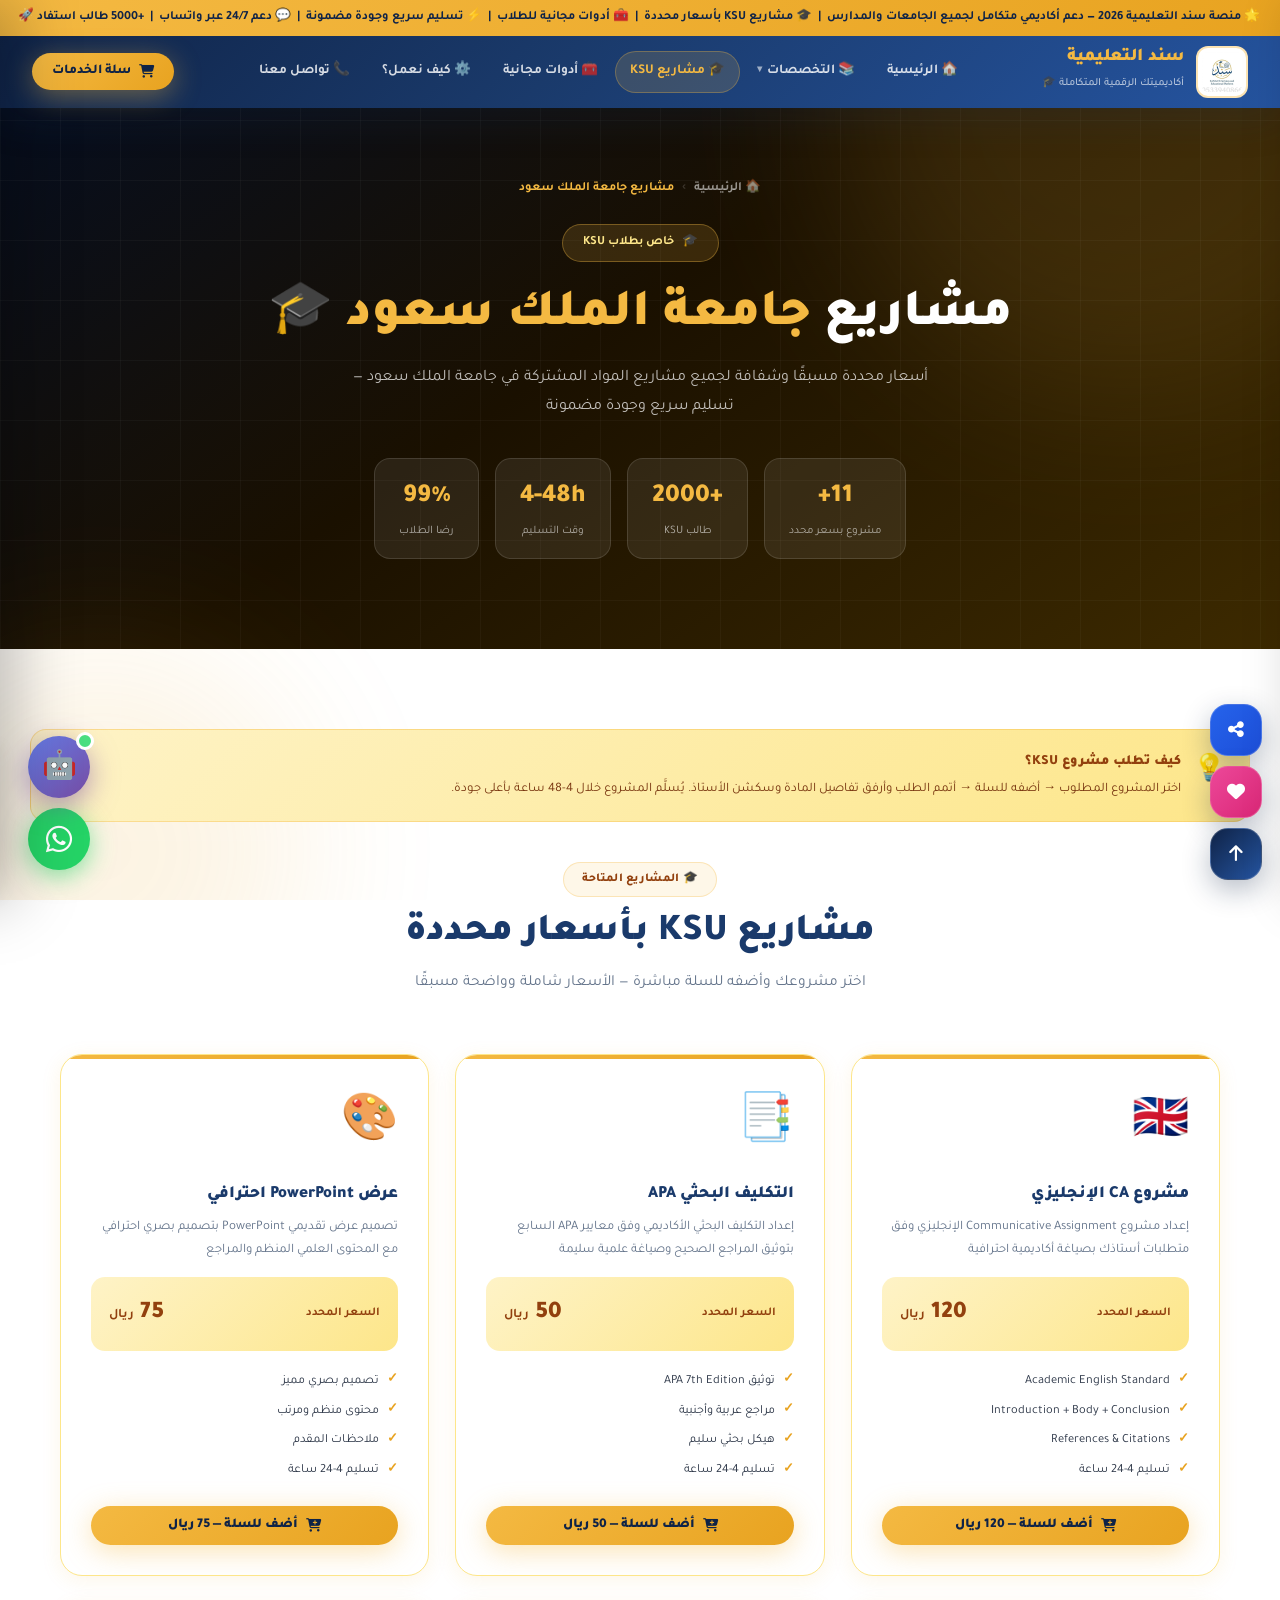
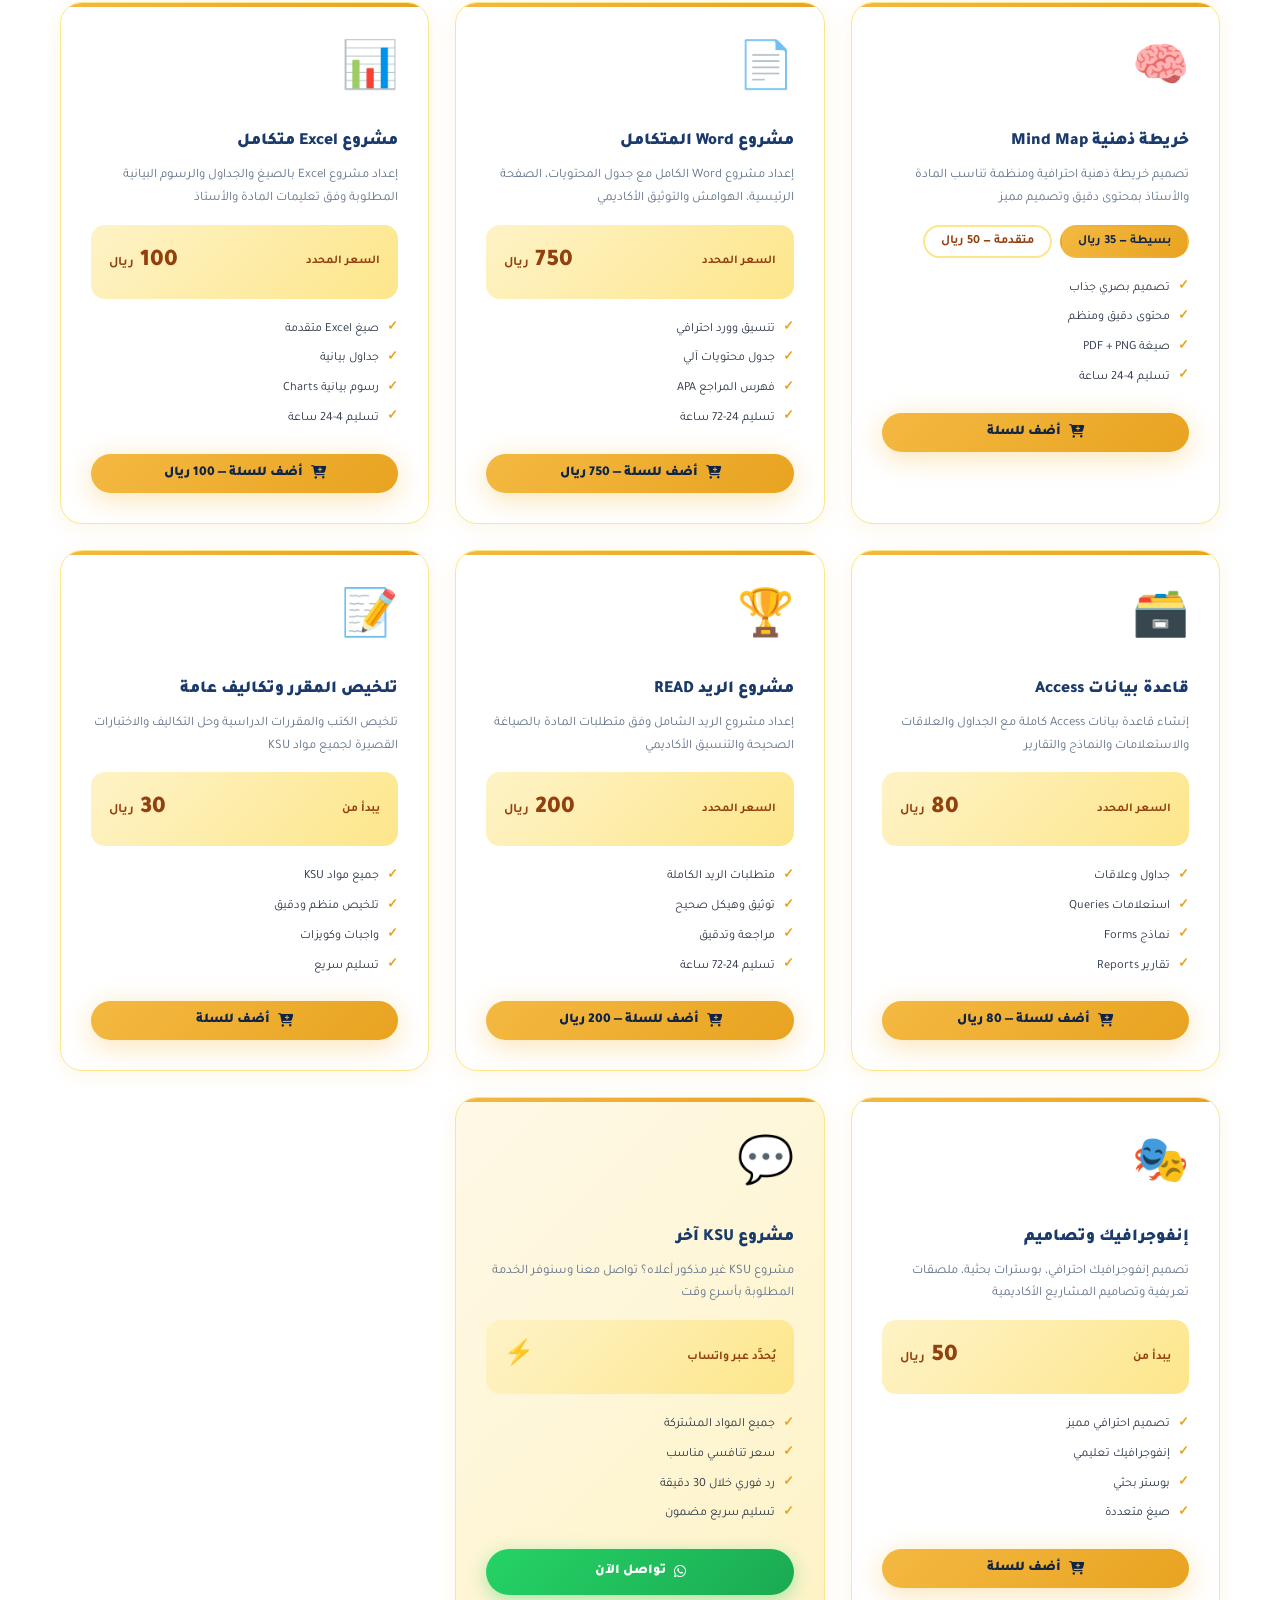
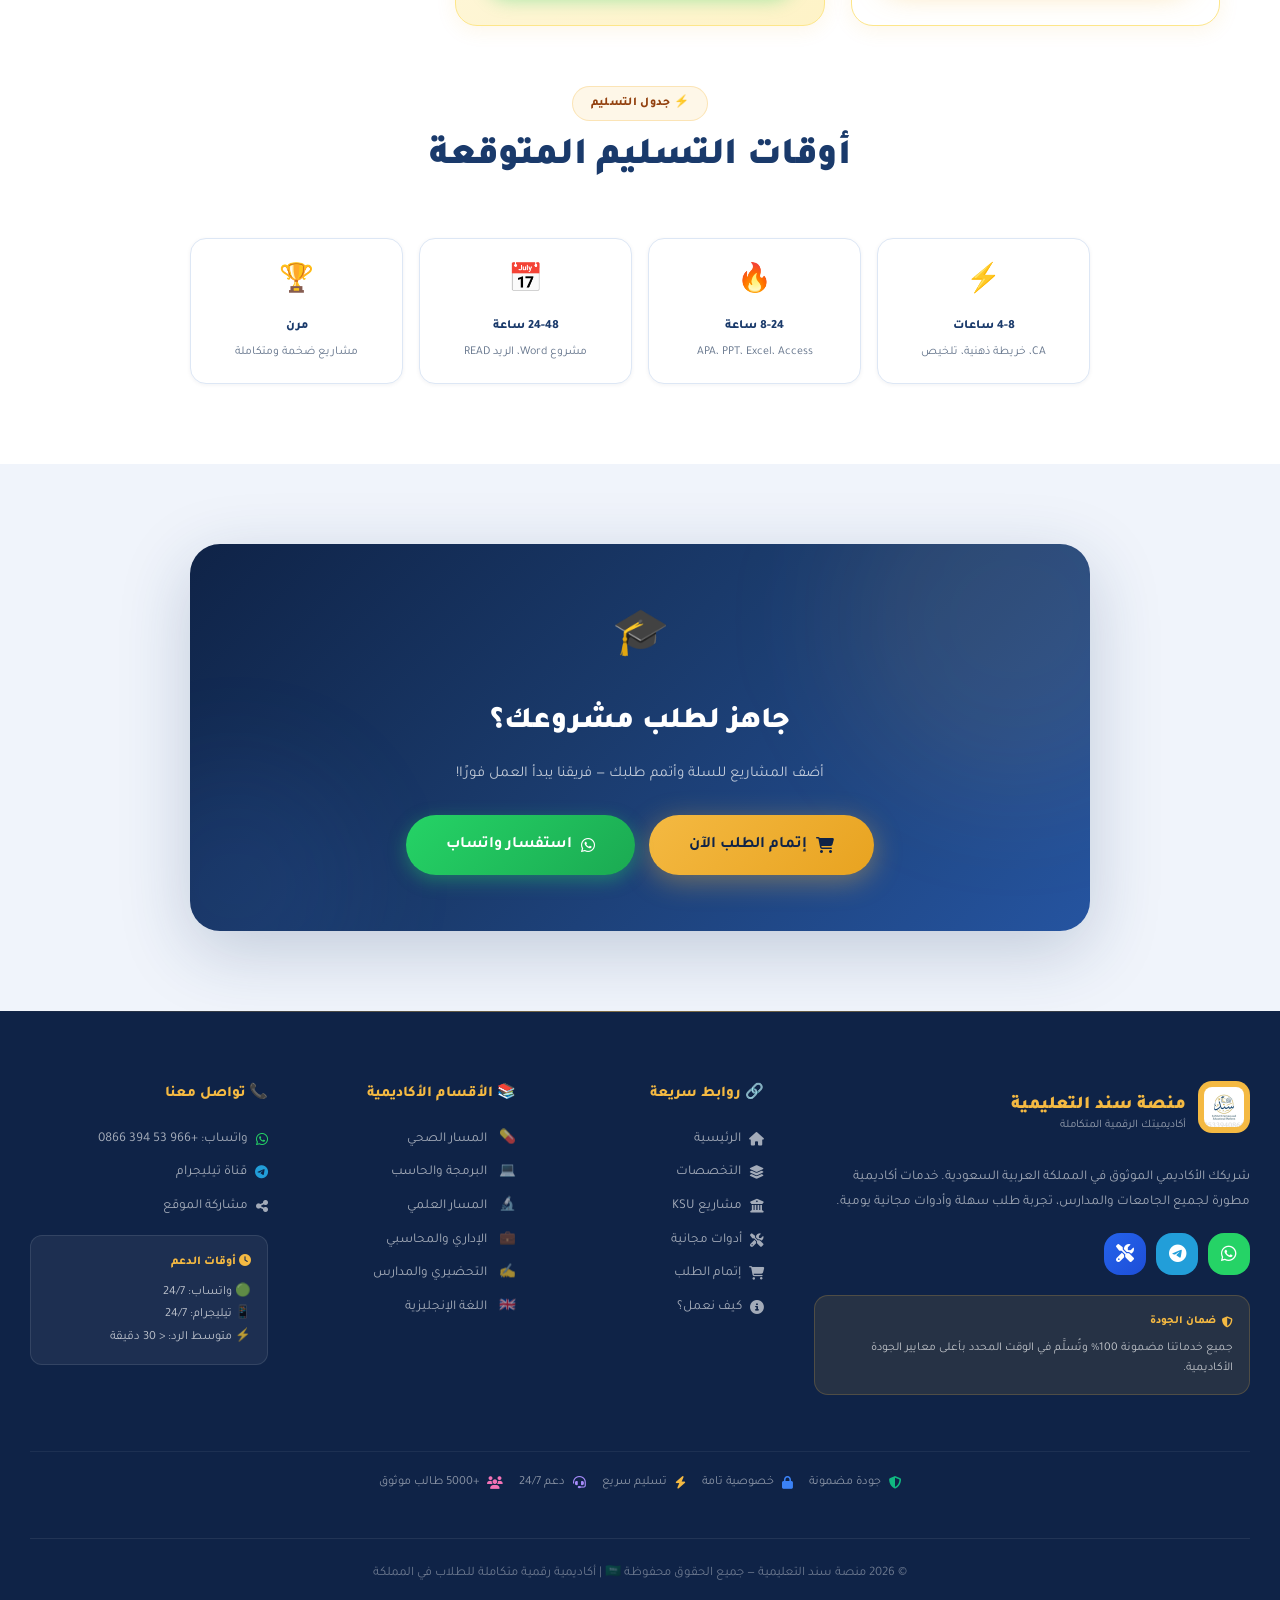
<file: ksu.html>
<!DOCTYPE html>
<html lang="ar" dir="rtl">
<head>
  <meta charset="UTF-8">
  <meta name="viewport" content="width=device-width, initial-scale=1.0">
  <title>مشاريع جامعة الملك سعود KSU | منصة سند التعليمية</title>
  <meta name="description" content="مشاريع جامعة الملك سعود المشتركة بأسعار محددة مسبقاً — CA، Excel، PowerPoint، Access وأكثر">
  <link rel="stylesheet" href="css/style.css">
  <link rel="stylesheet" href="css/upgrade.css">
  <link rel="stylesheet" href="https://cdn.jsdelivr.net/npm/@fortawesome/fontawesome-free@6.5.0/css/all.min.css">
  <link href="https://fonts.googleapis.com/css2?family=Tajawal:wght@300;400;500;700;800;900&family=Cairo:wght@400;600;700;900&display=swap" rel="stylesheet">
  <style>
    .page-hero { background: linear-gradient(145deg, #060e1f 0%, #1a1000 45%, #3d2a00 100%); }
    .ksu-card { background: white; border-radius: 22px; padding: 30px; border: 1.5px solid #fde68a; box-shadow: 0 4px 20px rgba(234,163,32,0.1); transition: all 0.35s; position: relative; overflow: hidden; }
    .ksu-card::before { content: ''; position: absolute; top: 0; right: 0; width: 100%; height: 4px; background: var(--grad-gold); }
    .ksu-card:hover { transform: translateY(-7px); box-shadow: 0 18px 50px rgba(234,163,32,0.25); border-color: var(--secondary); }
    .ksu-emoji { font-size: 46px; margin-bottom: 14px; display: block; }
    .ksu-title { font-size: 17px; font-weight: 900; color: var(--primary); margin-bottom: 8px; }
    .ksu-desc { font-size: 13px; color: var(--text-muted); line-height: 1.75; margin-bottom: 14px; }
    .ksu-price-box { background: linear-gradient(135deg, #fef3c7, #fde68a); border-radius: 14px; padding: 16px 18px; margin-bottom: 16px; display: flex; align-items: center; justify-content: space-between; }
    .ksu-price-label { font-size: 12px; color: #92400e; font-weight: 700; }
    .ksu-price-value { font-size: 24px; font-weight: 900; color: #92400e; }
    .ksu-price-value small { font-size: 13px; font-weight: 600; }
    .price-variants { display: flex; gap: 8px; flex-wrap: wrap; margin-bottom: 16px; }
    .pv-btn { padding: 7px 16px; border-radius: 20px; font-size: 12.5px; font-weight: 700; border: 2px solid #fde68a; background: white; color: #92400e; cursor: pointer; transition: all 0.2s; font-family: var(--font); }
    .pv-btn.selected, .pv-btn:hover { background: var(--grad-gold); color: var(--primary-dark); border-color: transparent; }
    .ksu-features { list-style: none; margin-bottom: 20px; }
    .ksu-features li { font-size: 12.5px; color: var(--text-body); padding: 3.5px 0; display: flex; align-items: center; gap: 8px; }
    .ksu-features li::before { content: '✓'; color: var(--secondary-dark); font-weight: 900; font-size: 13px; flex-shrink: 0; }
    .btn-add-ksu { background: var(--grad-gold); color: var(--primary-dark); border: none; padding: 11px 24px; border-radius: 30px; font-size: 13.5px; font-weight: 900; cursor: pointer; transition: all 0.3s; width: 100%; display: flex; align-items: center; justify-content: center; gap: 8px; font-family: var(--font); box-shadow: var(--shadow-gold); }
    .btn-add-ksu:hover { transform: translateY(-2px); box-shadow: 0 10px 28px rgba(244,185,66,0.55); }
    .btn-add-ksu.added { background: linear-gradient(135deg,#6b7280,#4b5563); color: white; box-shadow: none; }
    .ksu-grid { display: grid; grid-template-columns: repeat(auto-fill, minmax(310px, 1fr)); gap: 26px; max-width: 1200px; margin: 0 auto; }
    .page-hero-inner { max-width: 1200px; margin: 0 auto; padding: 70px 30px 90px; text-align: center; position: relative; z-index: 1; }
    .page-hero-badge { display: inline-flex; align-items: center; gap: 8px; background: rgba(244,185,66,0.15); border: 1px solid rgba(244,185,66,0.35); color: #fde68a; padding: 7px 20px; border-radius: 30px; font-size: 12.5px; font-weight: 700; margin-bottom: 24px; }
    .page-hero h1 { font-size: clamp(28px, 4.5vw, 52px); font-weight: 900; color: white; margin-bottom: 16px; line-height: 1.2; }
    .page-hero h1 span { color: var(--secondary); }
    .page-hero p { font-size: 16px; color: rgba(255,255,255,0.72); max-width: 580px; margin: 0 auto 36px; line-height: 1.8; }
    .breadcrumb { display: flex; align-items: center; gap: 8px; justify-content: center; margin-bottom: 24px; flex-wrap: wrap; }
    .breadcrumb a, .breadcrumb span { font-size: 12.5px; color: rgba(255,255,255,0.55); font-weight: 600; }
    .breadcrumb a:hover { color: var(--secondary); }
    .breadcrumb .sep { color: rgba(255,255,255,0.3); }
    .hero-stats-row { display: flex; gap: 16px; justify-content: center; flex-wrap: wrap; margin-top: 36px; }
    .h-stat { background: rgba(255,255,255,0.08); border: 1px solid rgba(255,255,255,0.12); border-radius: 16px; padding: 16px 24px; text-align: center; }
    .h-stat .hs-num { font-size: 26px; font-weight: 900; color: var(--secondary); }
    .h-stat .hs-label { font-size: 11.5px; color: rgba(255,255,255,0.6); margin-top: 2px; }
    .ksu-note { background: linear-gradient(135deg,#fef3c7,#fde68a); border-radius: 16px; padding: 20px 24px; margin-bottom: 40px; display: flex; align-items: flex-start; gap: 12px; border: 1px solid rgba(244,185,66,0.4); }
    .delivery-timeline { display: grid; grid-template-columns: repeat(auto-fill, minmax(200px, 1fr)); gap: 16px; max-width: 900px; margin: 40px auto 0; }
    .dt-card { background: white; border-radius: 16px; padding: 20px; text-align: center; border: 1px solid var(--border); box-shadow: var(--shadow-xs); }
    .dt-icon { font-size: 28px; margin-bottom: 8px; }
    .dt-label { font-size: 12.5px; font-weight: 800; color: var(--primary); margin-bottom: 4px; }
    .dt-desc { font-size: 12px; color: var(--text-muted); }
    @media (max-width: 768px) { .ksu-grid { grid-template-columns: 1fr; } .page-hero-inner { padding: 50px 20px 60px; } }
  </style>
</head>
<body>
<div id="header-placeholder" data-page="ksu"></div>

<!-- HERO -->
<section class="page-hero">
  <div class="hero-bg"><div class="orb orb-1" style="background:#f4b942;"></div><div class="orb orb-2" style="background:#e8a320;"></div><div class="grid-pattern"></div></div>
  <div class="page-hero-inner">
    <div class="breadcrumb">
      <a href="index.html">🏠 الرئيسية</a><span class="sep">›</span>
      <span style="color:var(--secondary);">مشاريع جامعة الملك سعود</span>
    </div>
    <div class="page-hero-badge"><span>🎓</span> خاص بطلاب KSU</div>
    <h1>مشاريع <span>جامعة الملك سعود</span> 🎓</h1>
    <p>أسعار محددة مسبقًا وشفافة لجميع مشاريع المواد المشتركة في جامعة الملك سعود — تسليم سريع وجودة مضمونة</p>
    <div class="hero-stats-row">
      <div class="h-stat"><div class="hs-num">11+</div><div class="hs-label">مشروع بسعر محدد</div></div>
      <div class="h-stat"><div class="hs-num">+2000</div><div class="hs-label">طالب KSU</div></div>
      <div class="h-stat"><div class="hs-num">4-48h</div><div class="hs-label">وقت التسليم</div></div>
      <div class="h-stat"><div class="hs-num">99%</div><div class="hs-label">رضا الطلاب</div></div>
    </div>
  </div>
</section>

<!-- KSU PROJECTS -->
<section class="section section-alt">

  <div class="ksu-note reveal">
    <div style="font-size:26px;flex-shrink:0;">💡</div>
    <div>
      <div style="font-size:14px;font-weight:900;color:#92400e;margin-bottom:4px;">كيف تطلب مشروع KSU؟</div>
      <div style="font-size:13px;color:#78350f;line-height:1.7;">اختر المشروع المطلوب → أضفه للسلة → أتمم الطلب وأرفق تفاصيل المادة وسكشن الأستاذ. يُسلَّم المشروع خلال 4-48 ساعة بأعلى جودة.</div>
    </div>
  </div>

  <div class="section-header reveal">
    <div class="section-chip" style="background:rgba(244,185,66,0.12);color:#92400e;border-color:rgba(244,185,66,0.3);">🎓 المشاريع المتاحة</div>
    <h2 class="section-title">مشاريع KSU بأسعار محددة</h2>
    <p class="section-subtitle">اختر مشروعك وأضفه للسلة مباشرة — الأسعار شاملة وواضحة مسبقًا</p>
  </div>

  <div class="ksu-grid">

    <!-- CA English -->
    <div class="ksu-card reveal reveal-delay-1">
      <span class="ksu-emoji">🇬🇧</span>
      <div class="ksu-title">مشروع CA الإنجليزي</div>
      <div class="ksu-desc">إعداد مشروع Communicative Assignment الإنجليزي وفق متطلبات أستاذك بصياغة أكاديمية احترافية</div>
      <div class="ksu-price-box">
        <span class="ksu-price-label">السعر المحدد</span>
        <span class="ksu-price-value">120 <small>ريال</small></span>
      </div>
      <ul class="ksu-features">
        <li>Academic English Standard</li>
        <li>Introduction + Body + Conclusion</li>
        <li>References & Citations</li>
        <li>تسليم 4-24 ساعة</li>
      </ul>
      <button class="btn-add-ksu" id="btn-ksu-ca" onclick="addToCart('ksu-ca','مشروع CA الإنجليزي — KSU',120,'🇬🇧')">
        <i class="fas fa-cart-plus"></i> أضف للسلة — 120 ريال
      </button>
    </div>

    <!-- APA Research -->
    <div class="ksu-card reveal reveal-delay-2">
      <span class="ksu-emoji">📑</span>
      <div class="ksu-title">التكليف البحثي APA</div>
      <div class="ksu-desc">إعداد التكليف البحثي الأكاديمي وفق معايير APA السابع بتوثيق المراجع الصحيح وصياغة علمية سليمة</div>
      <div class="ksu-price-box">
        <span class="ksu-price-label">السعر المحدد</span>
        <span class="ksu-price-value">50 <small>ريال</small></span>
      </div>
      <ul class="ksu-features">
        <li>توثيق APA 7th Edition</li>
        <li>مراجع عربية وأجنبية</li>
        <li>هيكل بحثي سليم</li>
        <li>تسليم 4-24 ساعة</li>
      </ul>
      <button class="btn-add-ksu" id="btn-ksu-apa" onclick="addToCart('ksu-apa','تكليف بحثي APA — KSU',50,'📑')">
        <i class="fas fa-cart-plus"></i> أضف للسلة — 50 ريال
      </button>
    </div>

    <!-- PowerPoint -->
    <div class="ksu-card reveal reveal-delay-3">
      <span class="ksu-emoji">🎨</span>
      <div class="ksu-title">عرض PowerPoint احترافي</div>
      <div class="ksu-desc">تصميم عرض تقديمي PowerPoint بتصميم بصري احترافي مع المحتوى العلمي المنظم والمراجع</div>
      <div class="ksu-price-box">
        <span class="ksu-price-label">السعر المحدد</span>
        <span class="ksu-price-value">75 <small>ريال</small></span>
      </div>
      <ul class="ksu-features">
        <li>تصميم بصري مميز</li>
        <li>محتوى منظم ومرتب</li>
        <li>ملاحظات المقدم</li>
        <li>تسليم 4-24 ساعة</li>
      </ul>
      <button class="btn-add-ksu" id="btn-ksu-ppt" onclick="addToCart('ksu-ppt','عرض PowerPoint — KSU',75,'🎨')">
        <i class="fas fa-cart-plus"></i> أضف للسلة — 75 ريال
      </button>
    </div>

    <!-- Mind Map -->
    <div class="ksu-card reveal reveal-delay-1">
      <span class="ksu-emoji">🧠</span>
      <div class="ksu-title">خريطة ذهنية Mind Map</div>
      <div class="ksu-desc">تصميم خريطة ذهنية احترافية ومنظمة تناسب المادة والأستاذ بمحتوى دقيق وتصميم مميز</div>
      <div class="price-variants" id="pv-mindmap">
        <button class="pv-btn selected" onclick="selectVariant(this,'ksu-mindmap',35,'خريطة ذهنية بسيطة — KSU')">بسيطة — 35 ريال</button>
        <button class="pv-btn" onclick="selectVariant(this,'ksu-mindmap',50,'خريطة ذهنية متقدمة — KSU')">متقدمة — 50 ريال</button>
      </div>
      <ul class="ksu-features">
        <li>تصميم بصري جذاب</li>
        <li>محتوى دقيق ومنظم</li>
        <li>صيغة PDF + PNG</li>
        <li>تسليم 4-24 ساعة</li>
      </ul>
      <button class="btn-add-ksu" id="btn-ksu-mindmap" onclick="addToCartKSU('ksu-mindmap','خريطة ذهنية — KSU',35,'🧠')">
        <i class="fas fa-cart-plus"></i> أضف للسلة
      </button>
    </div>

    <!-- Word Project -->
    <div class="ksu-card reveal reveal-delay-2">
      <span class="ksu-emoji">📄</span>
      <div class="ksu-title">مشروع Word المتكامل</div>
      <div class="ksu-desc">إعداد مشروع Word الكامل مع جدول المحتويات، الصفحة الرئيسية، الهوامش والتوثيق الأكاديمي</div>
      <div class="ksu-price-box">
        <span class="ksu-price-label">السعر المحدد</span>
        <span class="ksu-price-value">750 <small>ريال</small></span>
      </div>
      <ul class="ksu-features">
        <li>تنسيق وورد احترافي</li>
        <li>جدول محتويات آلي</li>
        <li>فهرس المراجع APA</li>
        <li>تسليم 24-72 ساعة</li>
      </ul>
      <button class="btn-add-ksu" id="btn-ksu-word" onclick="addToCart('ksu-word','مشروع Word — KSU',750,'📄')">
        <i class="fas fa-cart-plus"></i> أضف للسلة — 750 ريال
      </button>
    </div>

    <!-- Excel -->
    <div class="ksu-card reveal reveal-delay-3">
      <span class="ksu-emoji">📊</span>
      <div class="ksu-title">مشروع Excel متكامل</div>
      <div class="ksu-desc">إعداد مشروع Excel بالصيغ والجداول والرسوم البيانية المطلوبة وفق تعليمات المادة والأستاذ</div>
      <div class="ksu-price-box">
        <span class="ksu-price-label">السعر المحدد</span>
        <span class="ksu-price-value">100 <small>ريال</small></span>
      </div>
      <ul class="ksu-features">
        <li>صيغ Excel متقدمة</li>
        <li>جداول بيانية</li>
        <li>رسوم بيانية Charts</li>
        <li>تسليم 4-24 ساعة</li>
      </ul>
      <button class="btn-add-ksu" id="btn-ksu-excel" onclick="addToCart('ksu-excel','مشروع Excel — KSU',100,'📊')">
        <i class="fas fa-cart-plus"></i> أضف للسلة — 100 ريال
      </button>
    </div>

    <!-- Access -->
    <div class="ksu-card reveal reveal-delay-1">
      <span class="ksu-emoji">🗃️</span>
      <div class="ksu-title">قاعدة بيانات Access</div>
      <div class="ksu-desc">إنشاء قاعدة بيانات Access كاملة مع الجداول والعلاقات والاستعلامات والنماذج والتقارير</div>
      <div class="ksu-price-box">
        <span class="ksu-price-label">السعر المحدد</span>
        <span class="ksu-price-value">80 <small>ريال</small></span>
      </div>
      <ul class="ksu-features">
        <li>جداول وعلاقات</li>
        <li>استعلامات Queries</li>
        <li>نماذج Forms</li>
        <li>تقارير Reports</li>
      </ul>
      <button class="btn-add-ksu" id="btn-ksu-access" onclick="addToCart('ksu-access','قاعدة بيانات Access — KSU',80,'🗃️')">
        <i class="fas fa-cart-plus"></i> أضف للسلة — 80 ريال
      </button>
    </div>

    <!-- READ Project -->
    <div class="ksu-card reveal reveal-delay-2">
      <span class="ksu-emoji">🏆</span>
      <div class="ksu-title">مشروع الريد READ</div>
      <div class="ksu-desc">إعداد مشروع الريد الشامل وفق متطلبات المادة بالصياغة الصحيحة والتنسيق الأكاديمي</div>
      <div class="ksu-price-box">
        <span class="ksu-price-label">السعر المحدد</span>
        <span class="ksu-price-value">200 <small>ريال</small></span>
      </div>
      <ul class="ksu-features">
        <li>متطلبات الريد الكاملة</li>
        <li>توثيق وهيكل صحيح</li>
        <li>مراجعة وتدقيق</li>
        <li>تسليم 24-72 ساعة</li>
      </ul>
      <button class="btn-add-ksu" id="btn-ksu-read" onclick="addToCart('ksu-read','مشروع الريد — KSU',200,'🏆')">
        <i class="fas fa-cart-plus"></i> أضف للسلة — 200 ريال
      </button>
    </div>

    <!-- Summary / Report -->
    <div class="ksu-card reveal reveal-delay-3">
      <span class="ksu-emoji">📝</span>
      <div class="ksu-title">تلخيص المقرر وتكاليف عامة</div>
      <div class="ksu-desc">تلخيص الكتب والمقررات الدراسية وحل التكاليف والاختبارات القصيرة لجميع مواد KSU</div>
      <div class="ksu-price-box">
        <span class="ksu-price-label">يبدأ من</span>
        <span class="ksu-price-value">30 <small>ريال</small></span>
      </div>
      <ul class="ksu-features">
        <li>جميع مواد KSU</li>
        <li>تلخيص منظم ودقيق</li>
        <li>واجبات وكويزات</li>
        <li>تسليم سريع</li>
      </ul>
      <button class="btn-add-ksu" id="btn-ksu-summary" onclick="addToCart('ksu-summary','تلخيص/تكاليف — KSU',0,'📝')">
        <i class="fas fa-cart-plus"></i> أضف للسلة
      </button>
    </div>

    <!-- Infographic -->
    <div class="ksu-card reveal reveal-delay-1">
      <span class="ksu-emoji">🎭</span>
      <div class="ksu-title">إنفوجرافيك وتصاميم</div>
      <div class="ksu-desc">تصميم إنفوجرافيك احترافي، بوسترات بحثية، ملصقات تعريفية وتصاميم المشاريع الأكاديمية</div>
      <div class="ksu-price-box">
        <span class="ksu-price-label">يبدأ من</span>
        <span class="ksu-price-value">50 <small>ريال</small></span>
      </div>
      <ul class="ksu-features">
        <li>تصميم احترافي مميز</li>
        <li>إنفوجرافيك تعليمي</li>
        <li>بوستر بحثي</li>
        <li>صيغ متعددة</li>
      </ul>
      <button class="btn-add-ksu" id="btn-ksu-infographic" onclick="addToCart('ksu-infographic','إنفوجرافيك — KSU',50,'🎭')">
        <i class="fas fa-cart-plus"></i> أضف للسلة
      </button>
    </div>

    <!-- Custom -->
    <div class="ksu-card reveal reveal-delay-2" style="background:linear-gradient(135deg,#fef9e7,#fef3c7);">
      <span class="ksu-emoji">💬</span>
      <div class="ksu-title">مشروع KSU آخر</div>
      <div class="ksu-desc">مشروع KSU غير مذكور أعلاه؟ تواصل معنا وسنوفر الخدمة المطلوبة بأسرع وقت</div>
      <div class="ksu-price-box">
        <span class="ksu-price-label">يُحدَّد عبر واتساب</span>
        <span class="ksu-price-value">⚡</span>
      </div>
      <ul class="ksu-features">
        <li>جميع المواد المشتركة</li>
        <li>سعر تنافسي مناسب</li>
        <li>رد فوري خلال 30 دقيقة</li>
        <li>تسليم سريع مضمون</li>
      </ul>
      <a href="https://wa.me/966533940866" target="_blank" class="btn-add-ksu" style="text-decoration:none;background:linear-gradient(135deg,#25d366,#1baa52);color:white;box-shadow:0 5px 18px rgba(37,211,102,0.4);">
        <i class="fab fa-whatsapp"></i> تواصل الآن
      </a>
    </div>

  </div>

  <!-- DELIVERY TIMELINE -->
  <div class="section-header reveal" style="margin-top:60px;">
    <div class="section-chip" style="background:rgba(244,185,66,0.12);color:#92400e;border-color:rgba(244,185,66,0.3);">⚡ جدول التسليم</div>
    <h2 class="section-title">أوقات التسليم المتوقعة</h2>
  </div>
  <div class="delivery-timeline reveal">
    <div class="dt-card"><div class="dt-icon">⚡</div><div class="dt-label">4-8 ساعات</div><div class="dt-desc">CA، خريطة ذهنية، تلخيص</div></div>
    <div class="dt-card"><div class="dt-icon">🔥</div><div class="dt-label">8-24 ساعة</div><div class="dt-desc">APA، PPT، Excel، Access</div></div>
    <div class="dt-card"><div class="dt-icon">📅</div><div class="dt-label">24-48 ساعة</div><div class="dt-desc">مشروع Word، الريد READ</div></div>
    <div class="dt-card"><div class="dt-icon">🏆</div><div class="dt-label">مرن</div><div class="dt-desc">مشاريع ضخمة ومتكاملة</div></div>
  </div>
</section>

<!-- BANK INFO & CTA -->
<section class="section" style="background:var(--bg-gray);">
  <div class="cta-banner reveal" style="max-width:900px;margin:0 auto;">
    <div style="position:relative;z-index:1;">
      <div style="font-size:46px;margin-bottom:16px;">🎓</div>
      <h2>جاهز لطلب مشروعك؟</h2>
      <p style="color:rgba(255,255,255,0.72);margin-bottom:28px;">أضف المشاريع للسلة وأتمم طلبك — فريقنا يبدأ العمل فورًا!</p>
      <div style="display:flex;gap:14px;justify-content:center;flex-wrap:wrap;">
        <a href="checkout.html" class="btn btn-primary btn-lg"><i class="fas fa-shopping-cart"></i> إتمام الطلب الآن</a>
        <a href="https://wa.me/966533940866" target="_blank" class="btn btn-wa btn-lg"><i class="fab fa-whatsapp"></i> استفسار واتساب</a>
      </div>
    </div>
  </div>
</section>

<div id="footer-placeholder"></div>
<script src="js/components.js"></script>
<script src="js/main.js"></script>
<script src="js/site-upgrade.js"></script>
<script>
// Init default selected variants
document.addEventListener('DOMContentLoaded', () => {
  ksuVariants['ksu-mindmap'] = { price: 35, label: 'خريطة ذهنية بسيطة — KSU' };
});
</script>
</body>
</html>
</file>
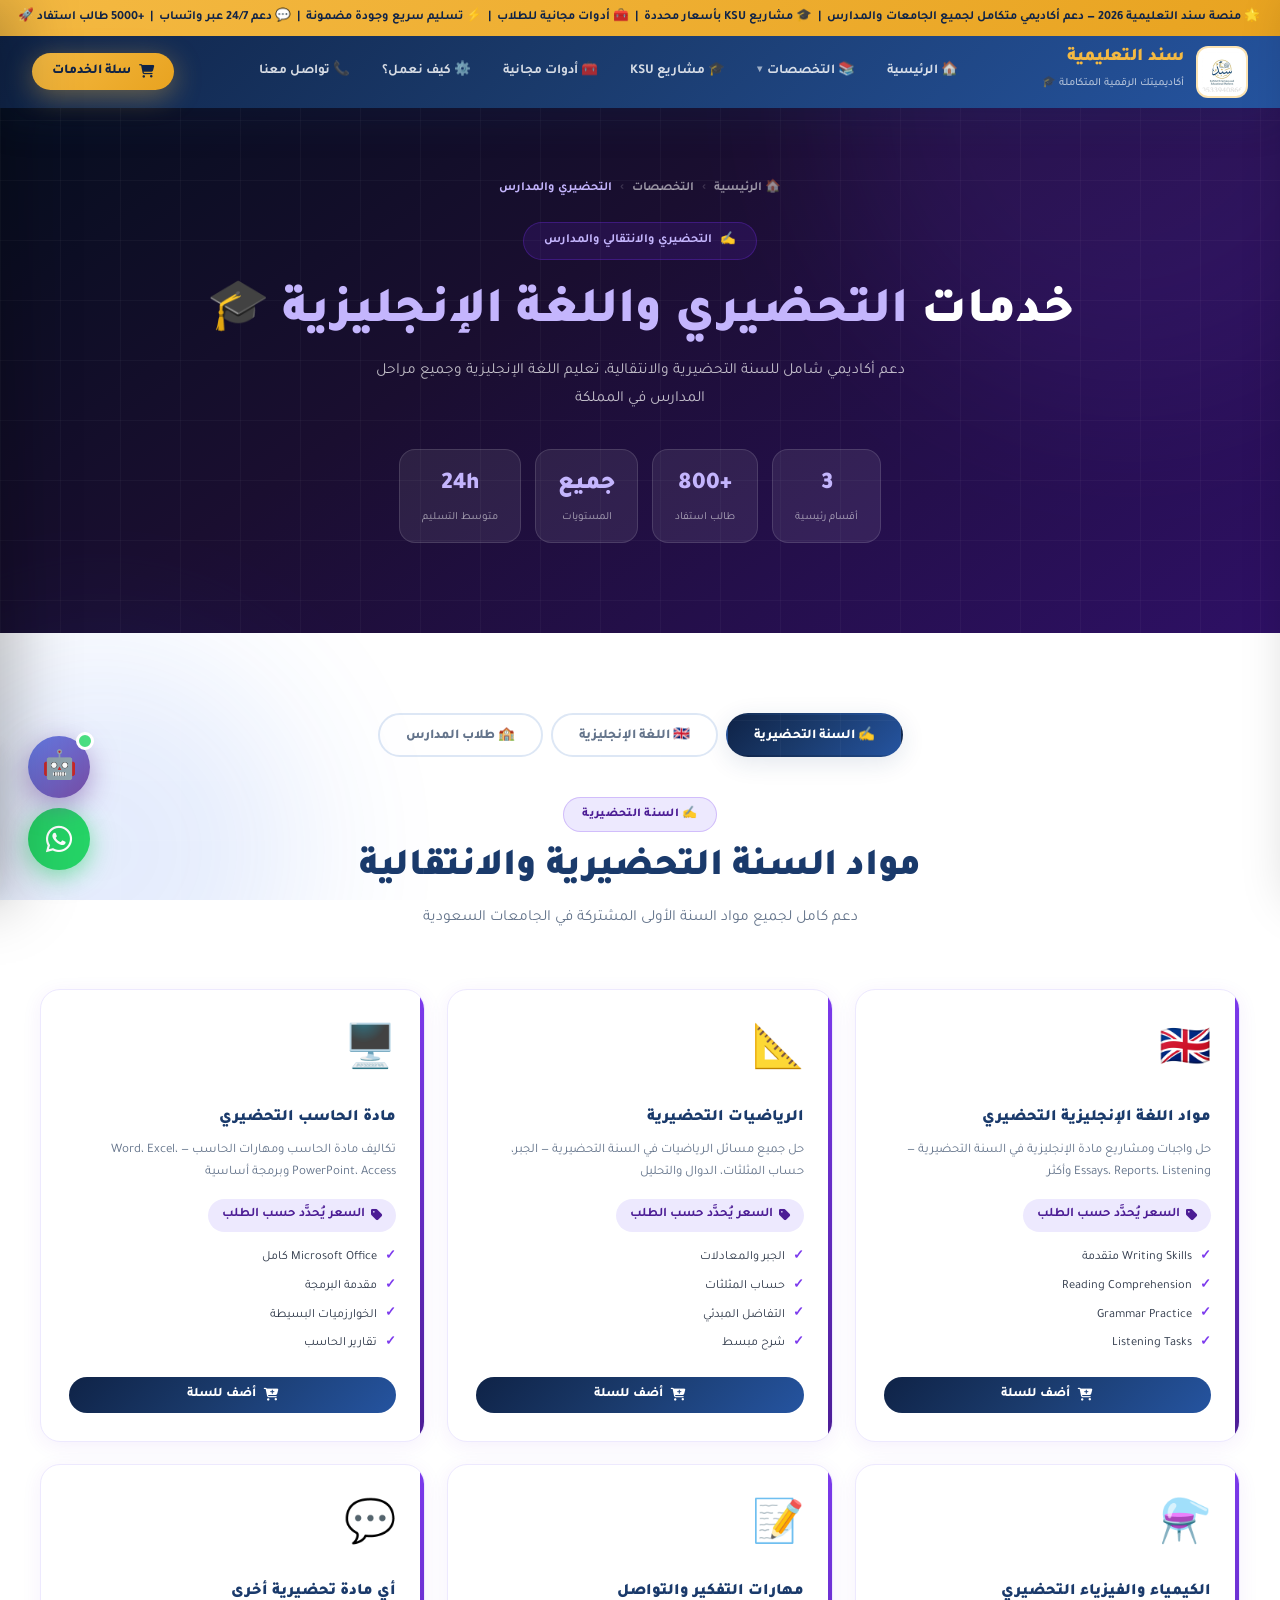
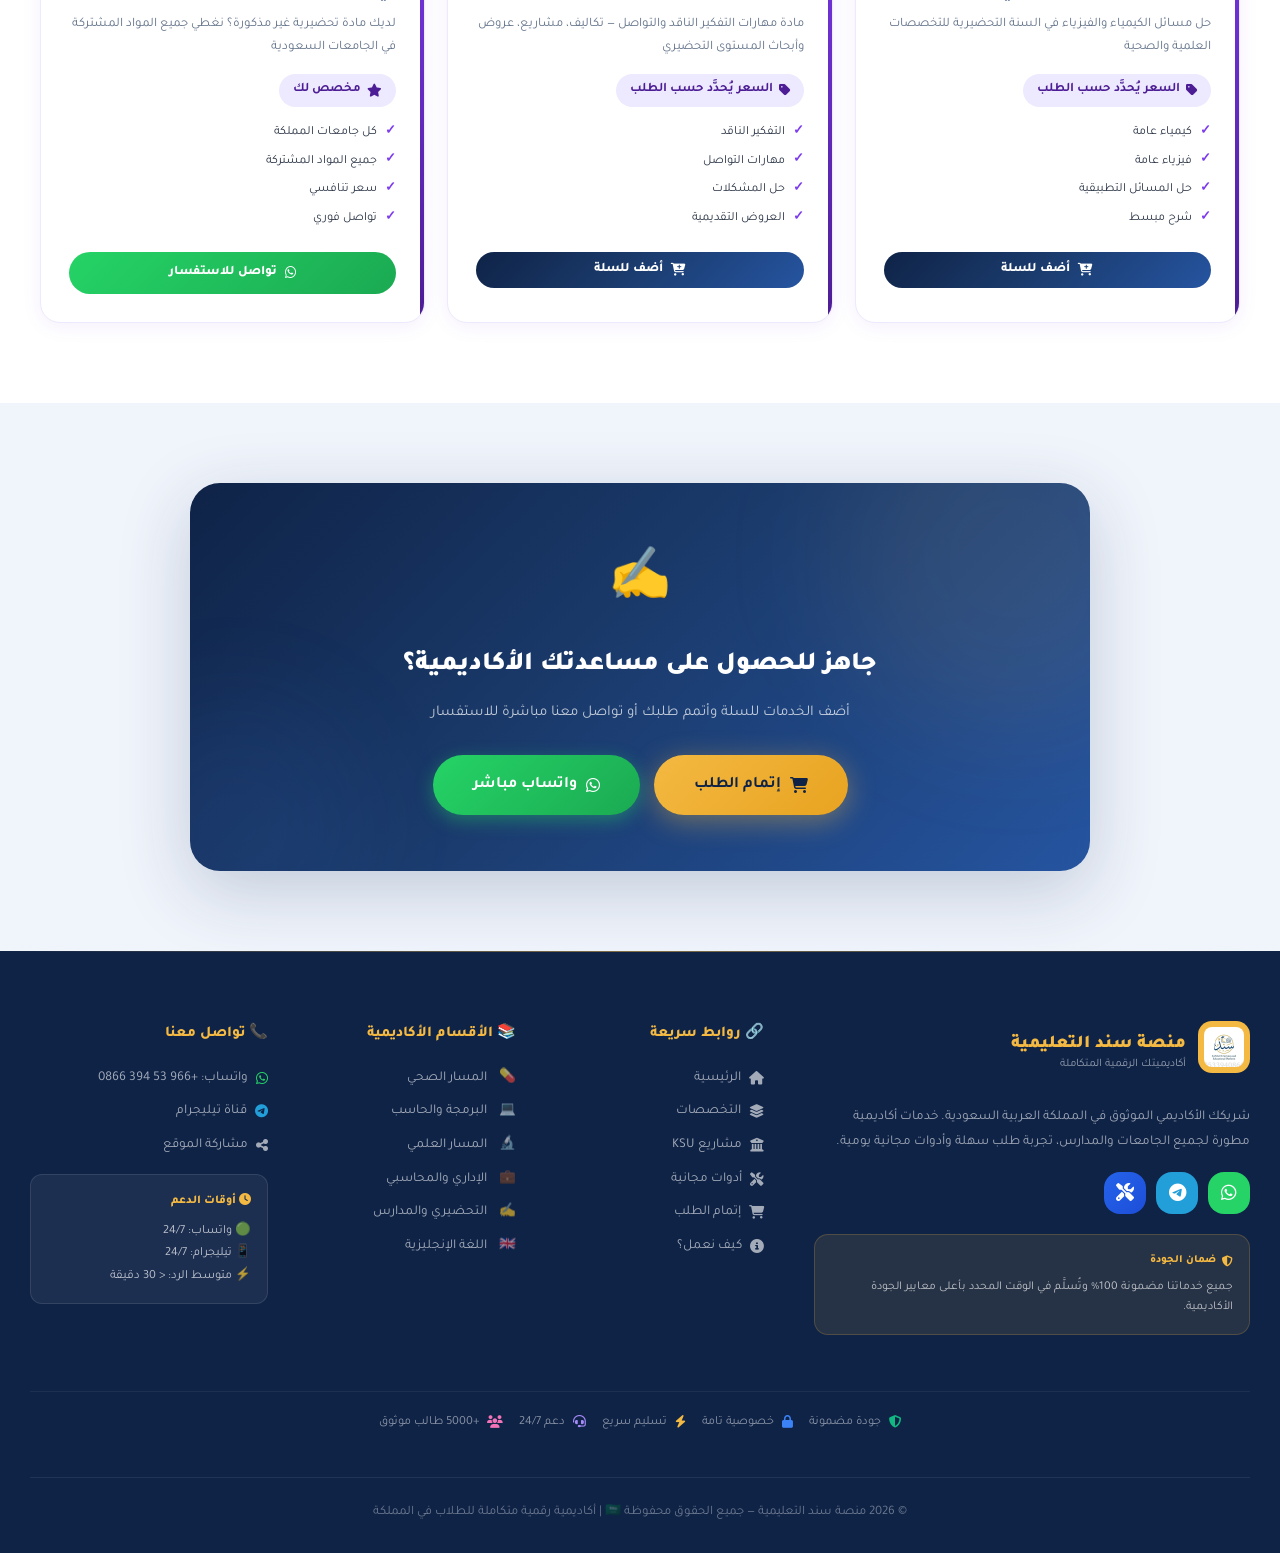
<file: preparatory.html>
<!DOCTYPE html>
<html lang="ar" dir="rtl">
<head>
  <meta charset="UTF-8">
  <meta name="viewport" content="width=device-width, initial-scale=1.0">
  <title>التحضيري والمدارس | منصة سند التعليمية</title>
  <meta name="description" content="خدمات أكاديمية للسنة التحضيرية، اللغة الإنجليزية وطلاب المدارس — جميع المراحل والمستويات">
  <link rel="stylesheet" href="css/style.css">
  <link rel="stylesheet" href="css/upgrade.css">
  <link rel="stylesheet" href="https://cdn.jsdelivr.net/npm/@fortawesome/fontawesome-free@6.5.0/css/all.min.css">
  <link href="https://fonts.googleapis.com/css2?family=Tajawal:wght@300;400;500;700;800;900&family=Cairo:wght@400;600;700;900&display=swap" rel="stylesheet">
  <style>
    .page-hero { background: linear-gradient(145deg, #060e1f 0%, #1a0e30 40%, #2e1065 100%); }
    .tab-nav { display: flex; gap: 8px; justify-content: center; margin-bottom: 40px; flex-wrap: wrap; }
    .tab-btn { padding: 10px 26px; border-radius: 30px; font-size: 13.5px; font-weight: 800; cursor: pointer; border: 2px solid var(--border); background: white; color: var(--text-muted); transition: all 0.25s; font-family: var(--font); }
    .tab-btn.active { background: var(--grad-primary); color: white; border-color: transparent; box-shadow: var(--shadow-md); }
    .tab-content { display: none; }
    .tab-content.active { display: block; }
    .service-card { background: white; border-radius: 20px; padding: 28px; border: 1px solid #ede9fe; box-shadow: 0 4px 20px rgba(109,40,217,0.07); transition: all 0.35s; position: relative; overflow: hidden; }
    .service-card::before { content: ''; position: absolute; top: 0; right: 0; width: 4px; height: 100%; background: linear-gradient(180deg, #7c3aed, #4c1d95); }
    .service-card.eng::before { background: linear-gradient(180deg, #2563eb, #1d4ed8); }
    .service-card.school::before { background: linear-gradient(180deg, #dc2626, #991b1b); }
    .service-card:hover { transform: translateY(-5px); box-shadow: 0 14px 44px rgba(109,40,217,0.15); border-color: #7c3aed; }
    .service-emoji { font-size: 42px; margin-bottom: 12px; display: block; }
    .service-title { font-size: 16px; font-weight: 900; color: var(--primary); margin-bottom: 8px; }
    .service-desc { font-size: 13px; color: var(--text-muted); line-height: 1.75; margin-bottom: 14px; }
    .service-features { list-style: none; margin-bottom: 18px; }
    .service-features li { font-size: 12.5px; color: var(--text-body); padding: 3px 0; display: flex; align-items: center; gap: 8px; }
    .service-features li::before { content: '✓'; color: #7c3aed; font-weight: 900; font-size: 13px; flex-shrink: 0; }
    .btn-add { background: var(--grad-primary); color: white; border: none; padding: 10px 22px; border-radius: 30px; font-size: 13px; font-weight: 800; cursor: pointer; transition: all 0.3s; width: 100%; display: flex; align-items: center; justify-content: center; gap: 8px; font-family: var(--font); }
    .btn-add:hover { transform: translateY(-2px); box-shadow: var(--shadow-md); }
    .btn-add.added { background: linear-gradient(135deg,#6b7280,#4b5563); }
    .services-grid { display: grid; grid-template-columns: repeat(auto-fill, minmax(290px, 1fr)); gap: 22px; max-width: 1200px; margin: 0 auto; }
    .page-hero-inner { max-width: 1200px; margin: 0 auto; padding: 70px 30px 90px; text-align: center; position: relative; z-index: 1; }
    .page-hero-badge { display: inline-flex; align-items: center; gap: 8px; background: rgba(109,40,217,0.15); border: 1px solid rgba(109,40,217,0.35); color: #c4b5fd; padding: 7px 20px; border-radius: 30px; font-size: 12.5px; font-weight: 700; margin-bottom: 24px; }
    .page-hero h1 { font-size: clamp(26px, 4vw, 50px); font-weight: 900; color: white; margin-bottom: 14px; line-height: 1.2; }
    .page-hero h1 span { color: #c4b5fd; }
    .page-hero p { font-size: 15.5px; color: rgba(255,255,255,0.72); max-width: 580px; margin: 0 auto 36px; line-height: 1.8; }
    .breadcrumb { display: flex; align-items: center; gap: 8px; justify-content: center; margin-bottom: 22px; flex-wrap: wrap; }
    .breadcrumb a, .breadcrumb span { font-size: 12.5px; color: rgba(255,255,255,0.55); font-weight: 600; }
    .breadcrumb a:hover { color: #c4b5fd; }
    .breadcrumb .sep { color: rgba(255,255,255,0.3); }
    .hero-stats-row { display: flex; gap: 14px; justify-content: center; flex-wrap: wrap; margin-top: 32px; }
    .h-stat { background: rgba(255,255,255,0.08); border: 1px solid rgba(255,255,255,0.12); border-radius: 16px; padding: 14px 22px; text-align: center; }
    .h-stat .hs-num { font-size: 24px; font-weight: 900; color: #c4b5fd; }
    .h-stat .hs-label { font-size: 11px; color: rgba(255,255,255,0.6); margin-top: 2px; }
    @media (max-width: 768px) { .services-grid { grid-template-columns: 1fr; } .page-hero-inner { padding: 50px 20px 60px; } }
  </style>
</head>
<body>
<div id="header-placeholder" data-page="spec"></div>

<!-- HERO -->
<section class="page-hero">
  <div class="hero-bg"><div class="orb orb-1" style="background:#7c3aed;"></div><div class="orb orb-2" style="background:#2563eb;"></div><div class="grid-pattern"></div></div>
  <div class="page-hero-inner">
    <div class="breadcrumb">
      <a href="index.html">🏠 الرئيسية</a><span class="sep">›</span>
      <a href="specializations.html">التخصصات</a><span class="sep">›</span>
      <span style="color:#c4b5fd;">التحضيري والمدارس</span>
    </div>
    <div class="page-hero-badge"><span>✍️</span> التحضيري والانتقالي والمدارس</div>
    <h1>خدمات <span>التحضيري واللغة الإنجليزية</span> 🎓</h1>
    <p>دعم أكاديمي شامل للسنة التحضيرية والانتقالية، تعليم اللغة الإنجليزية وجميع مراحل المدارس في المملكة</p>
    <div class="hero-stats-row">
      <div class="h-stat"><div class="hs-num">3</div><div class="hs-label">أقسام رئيسية</div></div>
      <div class="h-stat"><div class="hs-num">+800</div><div class="hs-label">طالب استفاد</div></div>
      <div class="h-stat"><div class="hs-num">جميع</div><div class="hs-label">المستويات</div></div>
      <div class="h-stat"><div class="hs-num">24h</div><div class="hs-label">متوسط التسليم</div></div>
    </div>
  </div>
</section>

<!-- TABS -->
<section class="section section-alt" id="preparatory">
  <div class="tab-nav">
    <button class="tab-btn active" onclick="switchTab('prep', this)">✍️ السنة التحضيرية</button>
    <button class="tab-btn" id="english-tab" onclick="switchTab('english', this)">🇬🇧 اللغة الإنجليزية</button>
    <button class="tab-btn" id="school-tab" onclick="switchTab('school', this)">🏫 طلاب المدارس</button>
  </div>

  <!-- PREPARATORY TAB -->
  <div class="tab-content active" id="tab-prep">
    <div class="section-header reveal">
      <div class="section-chip" style="background:#ede9fe;color:#4c1d95;border-color:rgba(124,58,237,0.25);">✍️ السنة التحضيرية</div>
      <h2 class="section-title">مواد السنة التحضيرية والانتقالية</h2>
      <p class="section-subtitle">دعم كامل لجميع مواد السنة الأولى المشتركة في الجامعات السعودية</p>
    </div>
    <div class="services-grid">
      <div class="service-card reveal reveal-delay-1">
        <span class="service-emoji">🇬🇧</span>
        <div class="service-title">مواد اللغة الإنجليزية التحضيري</div>
        <div class="service-desc">حل واجبات ومشاريع مادة الإنجليزية في السنة التحضيرية — Essays، Reports، Listening وأكثر</div>
        <div class="service-price" style="background:#ede9fe;color:#4c1d95;"><i class="fas fa-tag"></i> السعر يُحدَّد حسب الطلب</div>
        <ul class="service-features"><li>Writing Skills متقدمة</li><li>Reading Comprehension</li><li>Grammar Practice</li><li>Listening Tasks</li></ul>
        <button class="btn-add" id="btn-prep-eng" onclick="addToCart('prep-eng','إنجليزي تحضيري',0,'🇬🇧')"><i class="fas fa-cart-plus"></i> أضف للسلة</button>
      </div>
      <div class="service-card reveal reveal-delay-2">
        <span class="service-emoji">📐</span>
        <div class="service-title">الرياضيات التحضيرية</div>
        <div class="service-desc">حل جميع مسائل الرياضيات في السنة التحضيرية — الجبر، حساب المثلثات، الدوال والتحليل</div>
        <div class="service-price" style="background:#ede9fe;color:#4c1d95;"><i class="fas fa-tag"></i> السعر يُحدَّد حسب الطلب</div>
        <ul class="service-features"><li>الجبر والمعادلات</li><li>حساب المثلثات</li><li>التفاضل المبدئي</li><li>شرح مبسط</li></ul>
        <button class="btn-add" id="btn-prep-math" onclick="addToCart('prep-math','رياضيات تحضيري',0,'📐')"><i class="fas fa-cart-plus"></i> أضف للسلة</button>
      </div>
      <div class="service-card reveal reveal-delay-3">
        <span class="service-emoji">🖥️</span>
        <div class="service-title">مادة الحاسب التحضيري</div>
        <div class="service-desc">تكاليف مادة الحاسب ومهارات الحاسب — Word، Excel، PowerPoint، Access وبرمجة أساسية</div>
        <div class="service-price" style="background:#ede9fe;color:#4c1d95;"><i class="fas fa-tag"></i> السعر يُحدَّد حسب الطلب</div>
        <ul class="service-features"><li>Microsoft Office كامل</li><li>مقدمة البرمجة</li><li>الخوارزميات البسيطة</li><li>تقارير الحاسب</li></ul>
        <button class="btn-add" id="btn-prep-cs" onclick="addToCart('prep-cs','حاسب تحضيري',0,'🖥️')"><i class="fas fa-cart-plus"></i> أضف للسلة</button>
      </div>
      <div class="service-card reveal reveal-delay-1">
        <span class="service-emoji">⚗️</span>
        <div class="service-title">الكيمياء والفيزياء التحضيري</div>
        <div class="service-desc">حل مسائل الكيمياء والفيزياء في السنة التحضيرية للتخصصات العلمية والصحية</div>
        <div class="service-price" style="background:#ede9fe;color:#4c1d95;"><i class="fas fa-tag"></i> السعر يُحدَّد حسب الطلب</div>
        <ul class="service-features"><li>كيمياء عامة</li><li>فيزياء عامة</li><li>حل المسائل التطبيقية</li><li>شرح مبسط</li></ul>
        <button class="btn-add" id="btn-prep-sci" onclick="addToCart('prep-sci','علوم تحضيري',0,'⚗️')"><i class="fas fa-cart-plus"></i> أضف للسلة</button>
      </div>
      <div class="service-card reveal reveal-delay-2">
        <span class="service-emoji">📝</span>
        <div class="service-title">مهارات التفكير والتواصل</div>
        <div class="service-desc">مادة مهارات التفكير الناقد والتواصل — تكاليف، مشاريع، عروض وأبحاث المستوى التحضيري</div>
        <div class="service-price" style="background:#ede9fe;color:#4c1d95;"><i class="fas fa-tag"></i> السعر يُحدَّد حسب الطلب</div>
        <ul class="service-features"><li>التفكير الناقد</li><li>مهارات التواصل</li><li>حل المشكلات</li><li>العروض التقديمية</li></ul>
        <button class="btn-add" id="btn-prep-think" onclick="addToCart('prep-think','مهارات تحضيري',0,'📝')"><i class="fas fa-cart-plus"></i> أضف للسلة</button>
      </div>
      <div class="service-card reveal reveal-delay-3">
        <span class="service-emoji">💬</span>
        <div class="service-title">أي مادة تحضيرية أخرى</div>
        <div class="service-desc">لديك مادة تحضيرية غير مذكورة؟ نغطي جميع المواد المشتركة في الجامعات السعودية</div>
        <div class="service-price" style="background:#ede9fe;color:#4c1d95;"><i class="fas fa-star"></i> مخصص لك</div>
        <ul class="service-features"><li>كل جامعات المملكة</li><li>جميع المواد المشتركة</li><li>سعر تنافسي</li><li>تواصل فوري</li></ul>
        <a href="https://wa.me/966533940866" target="_blank" class="btn-add" style="text-decoration:none;background:linear-gradient(135deg,#25d366,#1baa52);"><i class="fab fa-whatsapp"></i> تواصل للاستفسار</a>
      </div>
    </div>
  </div>

  <!-- ENGLISH TAB -->
  <div class="tab-content" id="tab-english" id="english">
    <div class="section-header reveal">
      <div class="section-chip" style="background:#dbeafe;color:#1e3a8a;border-color:rgba(37,99,235,0.25);">🇬🇧 اللغة الإنجليزية</div>
      <h2 class="section-title">خدمات اللغة الإنجليزية لجميع التخصصات</h2>
      <p class="section-subtitle">كتابة، ترجمة، تحرير وتحسين مستوى اللغة الإنجليزية لطلاب جميع الكليات</p>
    </div>
    <div class="services-grid">
      <div class="service-card eng reveal reveal-delay-1" style="border-color:#bfdbfe;">
        <span class="service-emoji">✍️</span>
        <div class="service-title">Essay Writing احترافية</div>
        <div class="service-desc">كتابة مقالات إنجليزية أكاديمية — Argumentative, Descriptive, Expository, Cause & Effect</div>
        <div class="service-price" style="background:#dbeafe;color:#1e3a8a;"><i class="fas fa-tag"></i> السعر يُحدَّد حسب الطلب</div>
        <ul class="service-features"><li>Academic Writing Level</li><li>Introduction + Body + Conclusion</li><li>Grammar Proofreading</li><li>Plagiarism-Free</li></ul>
        <button class="btn-add" id="btn-essay" onclick="addToCart('essay','Essay إنجليزية',0,'✍️')" style="background:linear-gradient(135deg,#2563eb,#1d4ed8);"><i class="fas fa-cart-plus"></i> أضف للسلة</button>
      </div>
      <div class="service-card eng reveal reveal-delay-2" style="border-color:#bfdbfe;">
        <span class="service-emoji">🔤</span>
        <div class="service-title">Grammar & Language Correction</div>
        <div class="service-desc">تصحيح وتحسين القواعد اللغوية، Proofreading، Paraphrasing وإعادة صياغة النصوص</div>
        <div class="service-price" style="background:#dbeafe;color:#1e3a8a;"><i class="fas fa-tag"></i> السعر يُحدَّد حسب الطلب</div>
        <ul class="service-features"><li>Grammar Correction</li><li>Vocabulary Enhancement</li><li>Paraphrasing</li><li>Academic Style</li></ul>
        <button class="btn-add" id="btn-grammar" onclick="addToCart('grammar','تصحيح Grammar',0,'🔤')" style="background:linear-gradient(135deg,#2563eb,#1d4ed8);"><i class="fas fa-cart-plus"></i> أضف للسلة</button>
      </div>
      <div class="service-card eng reveal reveal-delay-3" style="border-color:#bfdbfe;">
        <span class="service-emoji">🌍</span>
        <div class="service-title">ترجمة عربي ↔ إنجليزي</div>
        <div class="service-desc">ترجمة احترافية دقيقة للنصوص والأبحاث والتقارير الأكاديمية في جميع التخصصات</div>
        <div class="service-price" style="background:#dbeafe;color:#1e3a8a;"><i class="fas fa-tag"></i> السعر يُحدَّد حسب الطلب</div>
        <ul class="service-features"><li>ترجمة أكاديمية دقيقة</li><li>المصطلحات التخصصية</li><li>مراجعة وتدقيق</li><li>جميع التخصصات</li></ul>
        <button class="btn-add" id="btn-trans" onclick="addToCart('trans','ترجمة إنجليزي',0,'🌍')" style="background:linear-gradient(135deg,#2563eb,#1d4ed8);"><i class="fas fa-cart-plus"></i> أضف للسلة</button>
      </div>
      <div class="service-card eng reveal reveal-delay-1" style="border-color:#bfdbfe;">
        <span class="service-emoji">📄</span>
        <div class="service-title">مشروع CA الإنجليزي</div>
        <div class="service-desc">إعداد مشروع CA الإنجليزي لطلاب الجامعات السعودية بالمعايير الأكاديمية الصحيحة</div>
        <div class="service-price" style="background:#dbeafe;color:#1e3a8a;"><i class="fas fa-tag"></i> السعر يُحدَّد حسب الطلب</div>
        <ul class="service-features"><li>Academic Report Format</li><li>References & Citations</li><li>Professional Writing</li><li>Formatting Standards</li></ul>
        <button class="btn-add" id="btn-ca-eng" onclick="addToCart('ca-eng','مشروع CA إنجليزي',0,'📄')" style="background:linear-gradient(135deg,#2563eb,#1d4ed8);"><i class="fas fa-cart-plus"></i> أضف للسلة</button>
      </div>
      <div class="service-card eng reveal reveal-delay-2" style="border-color:#bfdbfe;">
        <span class="service-emoji">🎤</span>
        <div class="service-title">Presentation Script بالإنجليزية</div>
        <div class="service-desc">كتابة نص العرض التقديمي باللغة الإنجليزية مع تصميم الشرائح والملاحظات</div>
        <div class="service-price" style="background:#dbeafe;color:#1e3a8a;"><i class="fas fa-tag"></i> السعر يُحدَّد حسب الطلب</div>
        <ul class="service-features"><li>Speaker Notes</li><li>Professional Slides</li><li>Academic Language</li><li>Visual Design</li></ul>
        <button class="btn-add" id="btn-pres-eng" onclick="addToCart('pres-eng','عرض إنجليزي',0,'🎤')" style="background:linear-gradient(135deg,#2563eb,#1d4ed8);"><i class="fas fa-cart-plus"></i> أضف للسلة</button>
      </div>
      <div class="service-card eng reveal reveal-delay-3" style="border-color:#bfdbfe;background:linear-gradient(135deg,#eff6ff,#dbeafe);">
        <span class="service-emoji">💬</span>
        <div class="service-title">خدمة إنجليزية مخصصة</div>
        <div class="service-desc">أي تكليف إنجليزي غير مذكور — نقدم جميع الخدمات الإنجليزية الأكاديمية</div>
        <div class="service-price" style="background:#dbeafe;color:#1e3a8a;"><i class="fas fa-star"></i> مخصص لك</div>
        <ul class="service-features"><li>أي مستوى إنجليزي</li><li>جميع أنواع التكاليف</li><li>جودة مضمونة</li><li>تواصل فوري</li></ul>
        <a href="https://wa.me/966533940866" target="_blank" class="btn-add" style="text-decoration:none;background:linear-gradient(135deg,#25d366,#1baa52);"><i class="fab fa-whatsapp"></i> تواصل للاستفسار</a>
      </div>
    </div>
  </div>

  <!-- SCHOOL TAB -->
  <div class="tab-content" id="tab-school" id="school">
    <div class="section-header reveal">
      <div class="section-chip" style="background:#fee2e2;color:#7f1d1d;border-color:rgba(220,38,38,0.25);">🏫 طلاب المدارس</div>
      <h2 class="section-title">خدمات أكاديمية لطلاب المدارس</h2>
      <p class="section-subtitle">مساعدة أكاديمية لجميع مراحل التعليم الابتدائي والمتوسط والثانوي</p>
    </div>
    <div class="services-grid">
      <div class="service-card school reveal reveal-delay-1" style="border-color:#fecaca;">
        <span class="service-emoji">🔢</span>
        <div class="service-title">الرياضيات المدرسية</div>
        <div class="service-desc">حل واجبات وتكاليف الرياضيات لجميع مراحل المدرسة — ابتدائي ومتوسط وثانوي</div>
        <div class="service-price" style="background:#fee2e2;color:#7f1d1d;"><i class="fas fa-tag"></i> السعر يُحدَّد حسب الطلب</div>
        <ul class="service-features"><li>الابتدائي والمتوسط</li><li>المرحلة الثانوية</li><li>شرح خطوات الحل</li><li>تسليم سريع</li></ul>
        <button class="btn-add" id="btn-school-math" onclick="addToCart('school-math','رياضيات مدرسة',0,'🔢')" style="background:linear-gradient(135deg,#dc2626,#991b1b);"><i class="fas fa-cart-plus"></i> أضف للسلة</button>
      </div>
      <div class="service-card school reveal reveal-delay-2" style="border-color:#fecaca;">
        <span class="service-emoji">📖</span>
        <div class="service-title">اللغة العربية والإنجليزية</div>
        <div class="service-desc">واجبات ومشاريع اللغة العربية والإنجليزية لجميع مراحل التعليم المدرسي في المملكة</div>
        <div class="service-price" style="background:#fee2e2;color:#7f1d1d;"><i class="fas fa-tag"></i> السعر يُحدَّد حسب الطلب</div>
        <ul class="service-features"><li>قواعد اللغة العربية</li><li>الإنجليزية المدرسية</li><li>التعبير والإنشاء</li><li>الاختبارات</li></ul>
        <button class="btn-add" id="btn-school-lang" onclick="addToCart('school-lang','لغة مدرسة',0,'📖')" style="background:linear-gradient(135deg,#dc2626,#991b1b);"><i class="fas fa-cart-plus"></i> أضف للسلة</button>
      </div>
      <div class="service-card school reveal reveal-delay-3" style="border-color:#fecaca;">
        <span class="service-emoji">🧪</span>
        <div class="service-title">العلوم والأحياء المدرسية</div>
        <div class="service-desc">حل تكاليف مواد العلوم — كيمياء، فيزياء، أحياء لجميع مراحل المدرسة الثانوية</div>
        <div class="service-price" style="background:#fee2e2;color:#7f1d1d;"><i class="fas fa-tag"></i> السعر يُحدَّد حسب الطلب</div>
        <ul class="service-features"><li>الكيمياء الثانوية</li><li>الفيزياء الثانوية</li><li>الأحياء</li><li>علوم الأرض</li></ul>
        <button class="btn-add" id="btn-school-sci" onclick="addToCart('school-sci','علوم مدرسة',0,'🧪')" style="background:linear-gradient(135deg,#dc2626,#991b1b);"><i class="fas fa-cart-plus"></i> أضف للسلة</button>
      </div>
      <div class="service-card school reveal reveal-delay-1" style="border-color:#fecaca;">
        <span class="service-emoji">🌎</span>
        <div class="service-title">الدراسات الاجتماعية والتاريخ</div>
        <div class="service-desc">واجبات الاجتماعيات، التاريخ، الجغرافيا، التربية الوطنية والمواد الإنسانية المدرسية</div>
        <div class="service-price" style="background:#fee2e2;color:#7f1d1d;"><i class="fas fa-tag"></i> السعر يُحدَّد حسب الطلب</div>
        <ul class="service-features"><li>التاريخ والحضارات</li><li>الجغرافيا</li><li>التربية الوطنية</li><li>الدراسات الإسلامية</li></ul>
        <button class="btn-add" id="btn-school-soc" onclick="addToCart('school-soc','اجتماعيات مدرسة',0,'🌎')" style="background:linear-gradient(135deg,#dc2626,#991b1b);"><i class="fas fa-cart-plus"></i> أضف للسلة</button>
      </div>
      <div class="service-card school reveal reveal-delay-2" style="border-color:#fecaca;">
        <span class="service-emoji">💻</span>
        <div class="service-title">الحاسب والمعلوماتية</div>
        <div class="service-desc">مادة الحاسب المدرسية — Office، مفاهيم الحاسب، برمجة أساسية للمرحلة المتوسطة والثانوية</div>
        <div class="service-price" style="background:#fee2e2;color:#7f1d1d;"><i class="fas fa-tag"></i> السعر يُحدَّد حسب الطلب</div>
        <ul class="service-features"><li>Microsoft Office</li><li>مفاهيم الحاسب</li><li>البرمجة المدرسية</li><li>الأمن الإلكتروني</li></ul>
        <button class="btn-add" id="btn-school-comp" onclick="addToCart('school-comp','حاسب مدرسة',0,'💻')" style="background:linear-gradient(135deg,#dc2626,#991b1b);"><i class="fas fa-cart-plus"></i> أضف للسلة</button>
      </div>
      <div class="service-card school reveal reveal-delay-3" style="background:linear-gradient(135deg,#fff5f5,#fee2e2);border-color:rgba(220,38,38,0.3);">
        <span class="service-emoji">💬</span>
        <div class="service-title">أي مادة مدرسية أخرى</div>
        <div class="service-desc">مادة غير مذكورة؟ نساعد في جميع المواد المدرسية لجميع المراحل دون استثناء</div>
        <div class="service-price" style="background:#fee2e2;color:#7f1d1d;"><i class="fas fa-star"></i> شامل كامل</div>
        <ul class="service-features"><li>جميع المراحل المدرسية</li><li>أي مادة دراسية</li><li>سعر مناسب</li><li>تسليم سريع</li></ul>
        <a href="https://wa.me/966533940866" target="_blank" class="btn-add" style="text-decoration:none;background:linear-gradient(135deg,#25d366,#1baa52);"><i class="fab fa-whatsapp"></i> تواصل للاستفسار</a>
      </div>
    </div>
  </div>
</section>

<!-- CTA -->
<section class="section" style="background:var(--bg-gray);">
  <div class="cta-banner reveal" style="max-width:900px;margin:0 auto;">
    <div style="font-size:50px;margin-bottom:16px;position:relative;z-index:1;">✍️</div>
    <h2 style="font-size:26px;font-weight:900;margin-bottom:12px;">جاهز للحصول على مساعدتك الأكاديمية؟</h2>
    <p style="font-size:15px;color:rgba(255,255,255,0.72);margin-bottom:28px;">أضف الخدمات للسلة وأتمم طلبك أو تواصل معنا مباشرة للاستفسار</p>
    <div style="display:flex;gap:14px;justify-content:center;flex-wrap:wrap;">
      <a href="checkout.html" class="btn btn-primary btn-lg"><i class="fas fa-shopping-cart"></i> إتمام الطلب</a>
      <a href="https://wa.me/966533940866" target="_blank" class="btn btn-wa btn-lg"><i class="fab fa-whatsapp"></i> واتساب مباشر</a>
    </div>
  </div>
</section>

<div id="footer-placeholder"></div>
<script src="js/components.js"></script>
<script src="js/main.js"></script>
<script src="js/site-upgrade.js"></script>
<script>
function switchTab(tabId, btn) {
  document.querySelectorAll('.tab-content').forEach(t => t.classList.remove('active'));
  document.querySelectorAll('.tab-btn').forEach(b => b.classList.remove('active'));
  document.getElementById('tab-' + tabId).classList.add('active');
  btn.classList.add('active');
}
// Handle hash navigation
window.addEventListener('load', () => {
  const hash = window.location.hash;
  if (hash === '#english') switchTab('english', document.getElementById('english-tab'));
  if (hash === '#school') switchTab('school', document.getElementById('school-tab'));
});
</script>
</body>
</html>
</file>
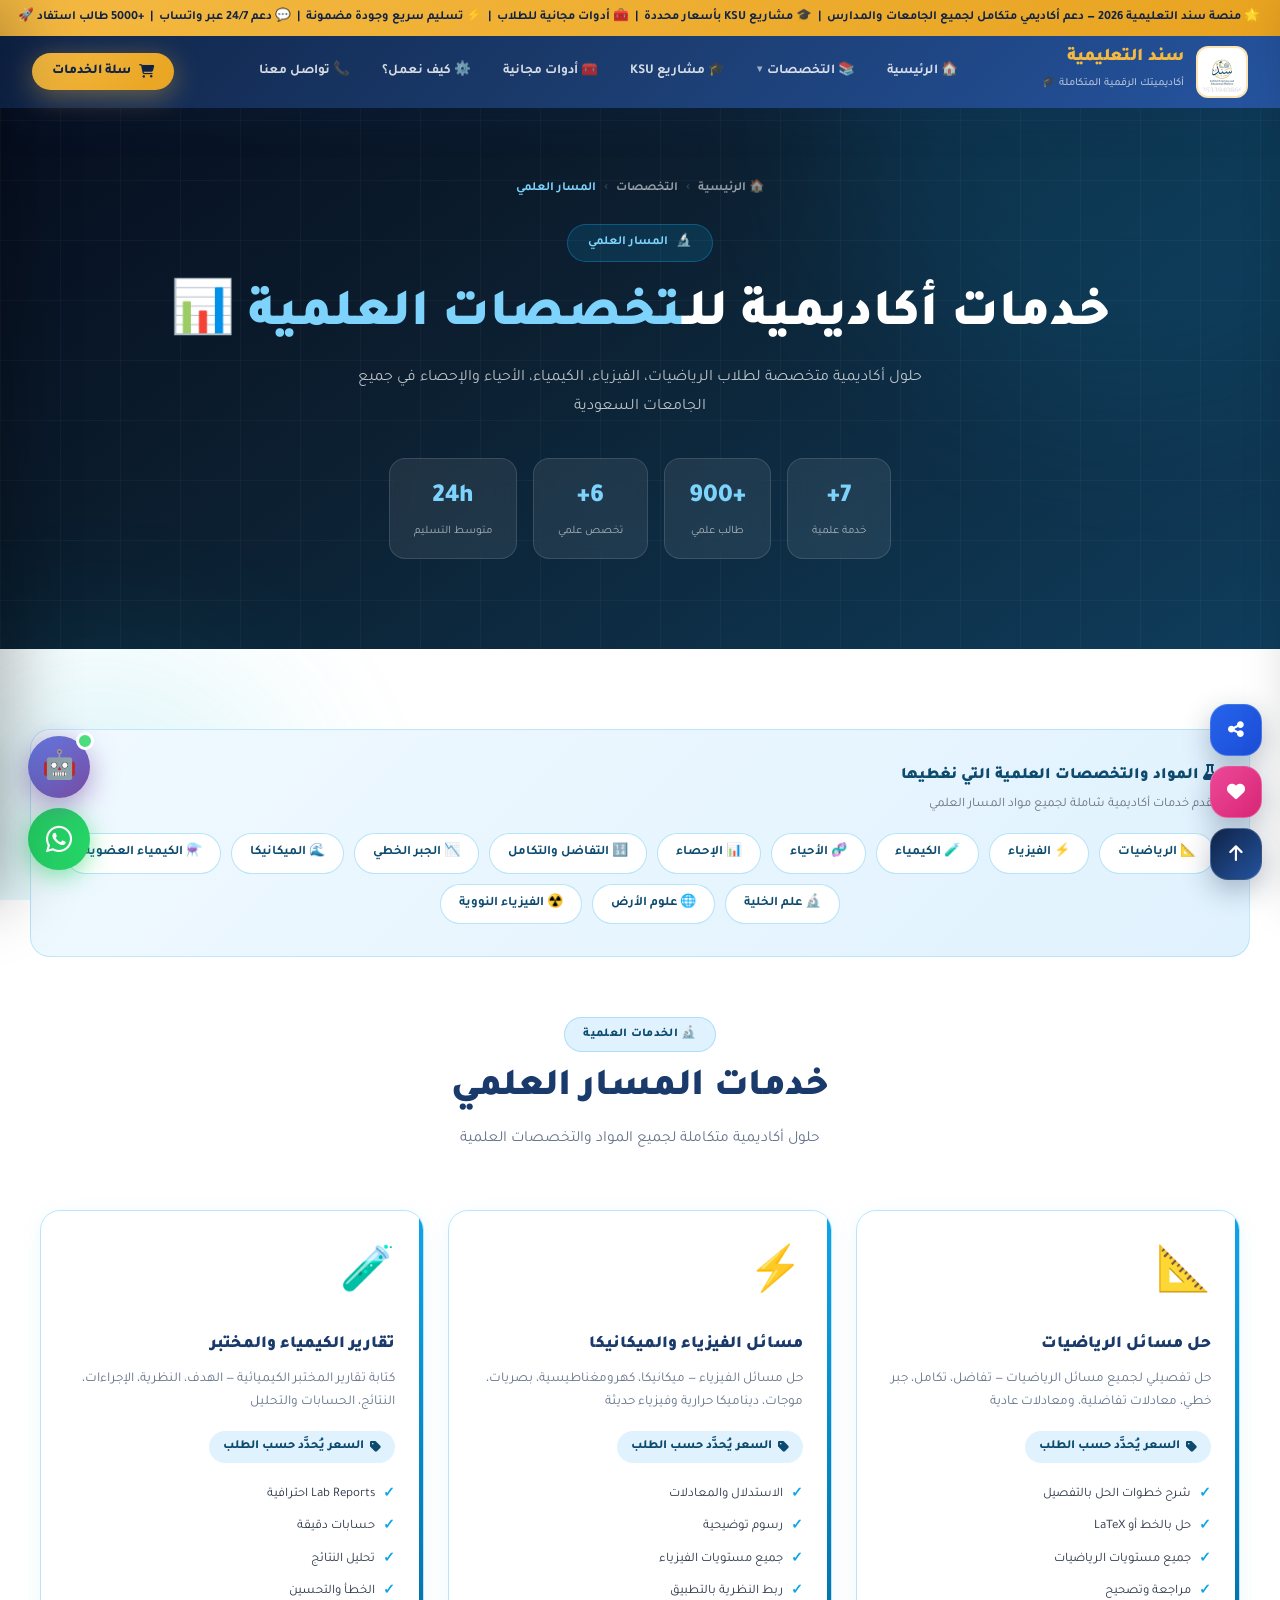
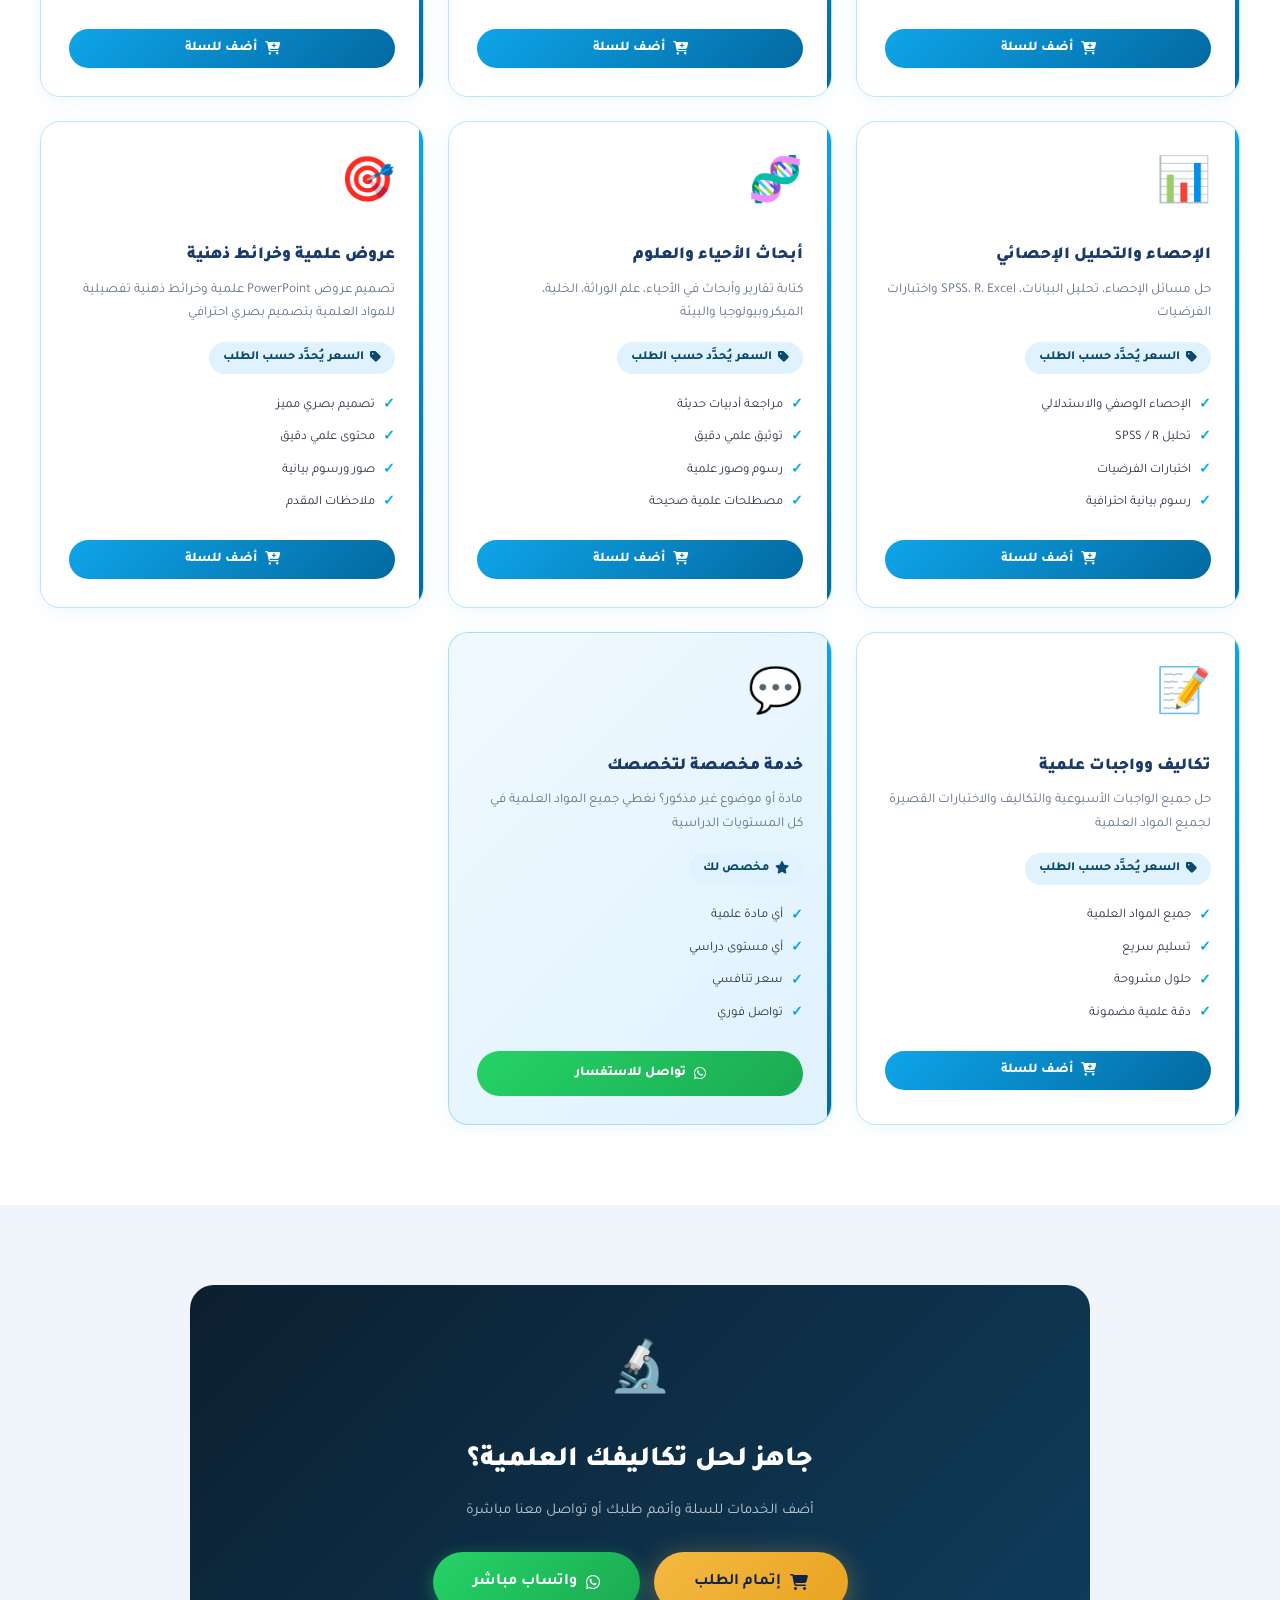
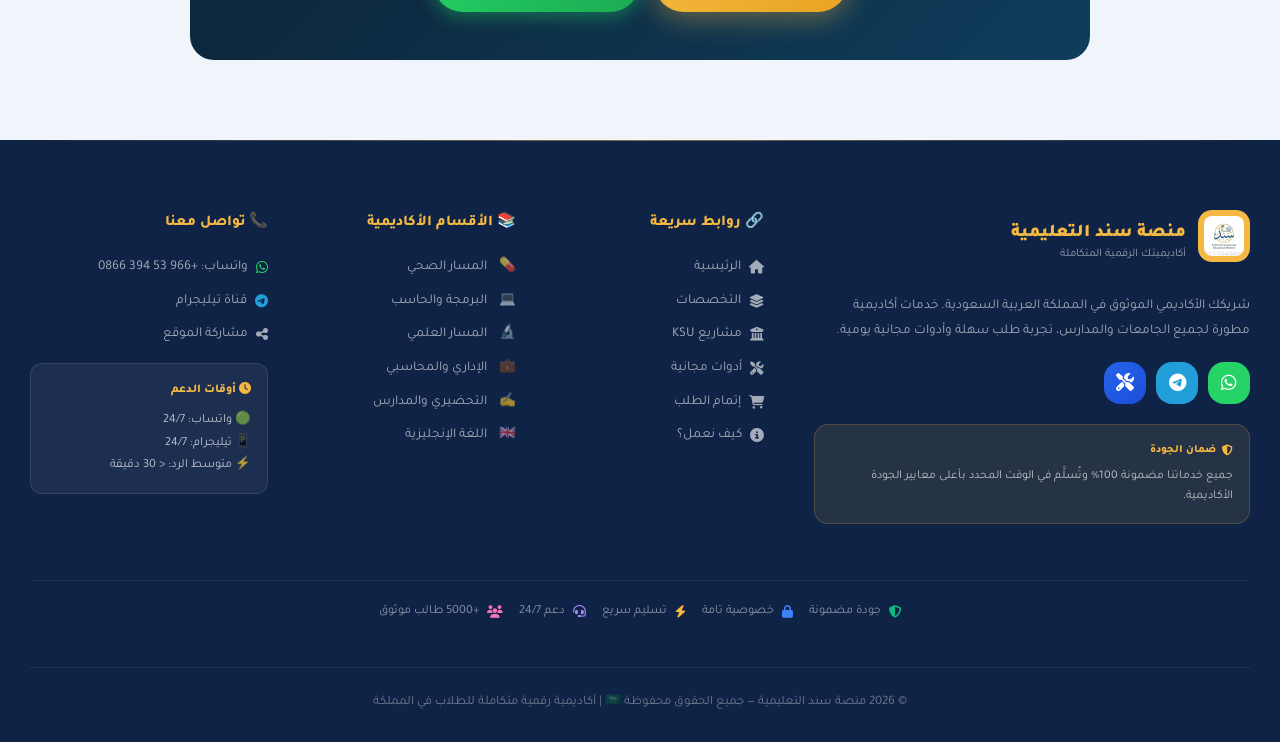
<file: science.html>
<!DOCTYPE html>
<html lang="ar" dir="rtl">
<head>
  <meta charset="UTF-8">
  <meta name="viewport" content="width=device-width, initial-scale=1.0">
  <title>المسار العلمي | منصة سند التعليمية</title>
  <meta name="description" content="خدمات أكاديمية متخصصة للمسار العلمي — رياضيات، فيزياء، كيمياء، أحياء وجميع المواد العلمية">
  <link rel="stylesheet" href="css/style.css">
  <link rel="stylesheet" href="css/upgrade.css">
  <link rel="stylesheet" href="https://cdn.jsdelivr.net/npm/@fortawesome/fontawesome-free@6.5.0/css/all.min.css">
  <link href="https://fonts.googleapis.com/css2?family=Tajawal:wght@300;400;500;700;800;900&family=Cairo:wght@400;600;700;900&display=swap" rel="stylesheet">
  <style>
    .page-hero { background: linear-gradient(145deg, #060e1f 0%, #0c1f30 40%, #0f3d5c 100%); }
    .service-card { background: white; border-radius: 20px; padding: 28px; border: 1px solid #bae6fd; box-shadow: 0 4px 20px rgba(14,165,233,0.07); transition: all 0.35s; position: relative; overflow: hidden; }
    .service-card::before { content: ''; position: absolute; top: 0; right: 0; width: 4px; height: 100%; background: linear-gradient(180deg, #0ea5e9, #0369a1); }
    .service-card:hover { transform: translateY(-6px); box-shadow: 0 16px 48px rgba(14,165,233,0.18); border-color: #0ea5e9; }
    .service-emoji { font-size: 44px; margin-bottom: 14px; display: block; }
    .service-title { font-size: 17px; font-weight: 900; color: var(--primary); margin-bottom: 8px; }
    .service-desc { font-size: 13.5px; color: var(--text-muted); line-height: 1.75; margin-bottom: 16px; }
    .service-price { display: inline-flex; align-items: center; gap: 6px; background: #e0f2fe; color: #0c4a6e; padding: 5px 14px; border-radius: 30px; font-size: 12.5px; font-weight: 800; margin-bottom: 16px; }
    .service-features { list-style: none; margin-bottom: 20px; }
    .service-features li { font-size: 13px; color: var(--text-body); padding: 4px 0; display: flex; align-items: center; gap: 8px; }
    .service-features li::before { content: '✓'; color: #0ea5e9; font-weight: 900; font-size: 14px; flex-shrink: 0; }
    .btn-add { background: linear-gradient(135deg, #0ea5e9, #0369a1); color: white; border: none; padding: 11px 24px; border-radius: 30px; font-size: 13.5px; font-weight: 800; cursor: pointer; transition: all 0.3s; width: 100%; display: flex; align-items: center; justify-content: center; gap: 8px; font-family: var(--font); }
    .btn-add:hover { transform: translateY(-2px); box-shadow: 0 8px 24px rgba(14,165,233,0.45); }
    .btn-add.added { background: linear-gradient(135deg, #6b7280, #4b5563); }
    .services-grid { display: grid; grid-template-columns: repeat(auto-fill, minmax(300px, 1fr)); gap: 24px; max-width: 1200px; margin: 0 auto; }
    .page-hero-inner { max-width: 1200px; margin: 0 auto; padding: 70px 30px 90px; text-align: center; position: relative; z-index: 1; }
    .page-hero-badge { display: inline-flex; align-items: center; gap: 8px; background: rgba(14,165,233,0.15); border: 1px solid rgba(14,165,233,0.35); color: #7dd3fc; padding: 7px 20px; border-radius: 30px; font-size: 12.5px; font-weight: 700; margin-bottom: 24px; }
    .page-hero h1 { font-size: clamp(28px, 4.5vw, 52px); font-weight: 900; color: white; margin-bottom: 16px; line-height: 1.2; }
    .page-hero h1 span { color: #7dd3fc; }
    .page-hero p { font-size: 16px; color: rgba(255,255,255,0.72); max-width: 580px; margin: 0 auto 36px; line-height: 1.8; }
    .breadcrumb { display: flex; align-items: center; gap: 8px; justify-content: center; margin-bottom: 24px; flex-wrap: wrap; }
    .breadcrumb a, .breadcrumb span { font-size: 12.5px; color: rgba(255,255,255,0.55); font-weight: 600; }
    .breadcrumb a:hover { color: #7dd3fc; }
    .breadcrumb .sep { color: rgba(255,255,255,0.3); }
    .hero-stats-row { display: flex; gap: 16px; justify-content: center; flex-wrap: wrap; margin-top: 36px; }
    .h-stat { background: rgba(255,255,255,0.08); border: 1px solid rgba(255,255,255,0.12); border-radius: 16px; padding: 16px 24px; text-align: center; backdrop-filter: blur(10px); }
    .h-stat .hs-num { font-size: 26px; font-weight: 900; color: #7dd3fc; }
    .h-stat .hs-label { font-size: 11.5px; color: rgba(255,255,255,0.6); margin-top: 2px; }
    .subjects-grid { display: flex; flex-wrap: wrap; gap: 10px; margin-top: 16px; justify-content: center; }
    .subject-pill { background: white; border: 1.5px solid rgba(14,165,233,0.3); border-radius: 30px; padding: 8px 18px; font-size: 13px; font-weight: 700; color: #0c4a6e; display: flex; align-items: center; gap: 7px; transition: all 0.25s; }
    .subject-pill:hover { background: #0ea5e9; color: white; border-color: #0ea5e9; transform: translateY(-2px); }
    .cta-wa { background: linear-gradient(135deg, #0c1f30, #0f3d5c); border-radius: 24px; padding: 48px; text-align: center; color: white; margin-top: 60px; }
    @media (max-width: 768px) { .services-grid { grid-template-columns: 1fr; } .page-hero-inner { padding: 50px 20px 60px; } }
  </style>
</head>
<body>
<div id="header-placeholder" data-page="spec"></div>

<section class="page-hero">
  <div class="hero-bg"><div class="orb orb-1" style="background:#0ea5e9;"></div><div class="orb orb-2" style="background:#06b6d4;"></div><div class="grid-pattern"></div></div>
  <div class="page-hero-inner">
    <div class="breadcrumb">
      <a href="index.html">🏠 الرئيسية</a><span class="sep">›</span>
      <a href="specializations.html">التخصصات</a><span class="sep">›</span>
      <span style="color:#7dd3fc;">المسار العلمي</span>
    </div>
    <div class="page-hero-badge"><span>🔬</span> المسار العلمي</div>
    <h1>خدمات أكاديمية للـ<span>تخصصات العلمية</span> 📊</h1>
    <p>حلول أكاديمية متخصصة لطلاب الرياضيات، الفيزياء، الكيمياء، الأحياء والإحصاء في جميع الجامعات السعودية</p>
    <div class="hero-stats-row">
      <div class="h-stat"><div class="hs-num">7+</div><div class="hs-label">خدمة علمية</div></div>
      <div class="h-stat"><div class="hs-num">+900</div><div class="hs-label">طالب علمي</div></div>
      <div class="h-stat"><div class="hs-num">6+</div><div class="hs-label">تخصص علمي</div></div>
      <div class="h-stat"><div class="hs-num">24h</div><div class="hs-label">متوسط التسليم</div></div>
    </div>
  </div>
</section>

<section class="section section-alt">
  <div style="background:linear-gradient(135deg,#f0f9ff,#e0f2fe);border-radius:20px;padding:32px;margin-bottom:60px;border:1px solid rgba(14,165,233,0.2);" class="reveal">
    <h3 style="font-size:16px;font-weight:900;color:#0c4a6e;margin-bottom:4px;"><i class="fas fa-flask"></i> المواد والتخصصات العلمية التي نغطيها</h3>
    <p style="font-size:13px;color:#6b7280;">نقدم خدمات أكاديمية شاملة لجميع مواد المسار العلمي</p>
    <div class="subjects-grid">
      <div class="subject-pill">📐 الرياضيات</div>
      <div class="subject-pill">⚡ الفيزياء</div>
      <div class="subject-pill">🧪 الكيمياء</div>
      <div class="subject-pill">🧬 الأحياء</div>
      <div class="subject-pill">📊 الإحصاء</div>
      <div class="subject-pill">🔢 التفاضل والتكامل</div>
      <div class="subject-pill">📉 الجبر الخطي</div>
      <div class="subject-pill">🌊 الميكانيكا</div>
      <div class="subject-pill">⚗️ الكيمياء العضوية</div>
      <div class="subject-pill">🔬 علم الخلية</div>
      <div class="subject-pill">🌐 علوم الأرض</div>
      <div class="subject-pill">☢️ الفيزياء النووية</div>
    </div>
  </div>

  <div class="section-header reveal">
    <div class="section-chip" style="background:#e0f2fe;color:#0c4a6e;border-color:rgba(14,165,233,0.25);">🔬 الخدمات العلمية</div>
    <h2 class="section-title">خدمات المسار العلمي</h2>
    <p class="section-subtitle">حلول أكاديمية متكاملة لجميع المواد والتخصصات العلمية</p>
  </div>

  <div class="services-grid">
    <div class="service-card reveal reveal-delay-1">
      <span class="service-emoji">📐</span>
      <div class="service-title">حل مسائل الرياضيات</div>
      <div class="service-desc">حل تفصيلي لجميع مسائل الرياضيات — تفاضل، تكامل، جبر خطي، معادلات تفاضلية، ومعادلات عادية</div>
      <div class="service-price"><i class="fas fa-tag"></i> السعر يُحدَّد حسب الطلب</div>
      <ul class="service-features">
        <li>شرح خطوات الحل بالتفصيل</li><li>حل بالخط أو LaTeX</li><li>جميع مستويات الرياضيات</li><li>مراجعة وتصحيح</li>
      </ul>
      <button class="btn-add" id="btn-math" onclick="addToCart('math','حل مسائل رياضيات',0,'📐')"><i class="fas fa-cart-plus"></i> أضف للسلة</button>
    </div>
    <div class="service-card reveal reveal-delay-2">
      <span class="service-emoji">⚡</span>
      <div class="service-title">مسائل الفيزياء والميكانيكا</div>
      <div class="service-desc">حل مسائل الفيزياء — ميكانيكا، كهرومغناطيسية، بصريات، موجات، ديناميكا حرارية وفيزياء حديثة</div>
      <div class="service-price"><i class="fas fa-tag"></i> السعر يُحدَّد حسب الطلب</div>
      <ul class="service-features">
        <li>الاستدلال والمعادلات</li><li>رسوم توضيحية</li><li>جميع مستويات الفيزياء</li><li>ربط النظرية بالتطبيق</li>
      </ul>
      <button class="btn-add" id="btn-physics" onclick="addToCart('physics','مسائل فيزياء',0,'⚡')"><i class="fas fa-cart-plus"></i> أضف للسلة</button>
    </div>
    <div class="service-card reveal reveal-delay-3">
      <span class="service-emoji">🧪</span>
      <div class="service-title">تقارير الكيمياء والمختبر</div>
      <div class="service-desc">كتابة تقارير المختبر الكيميائية — الهدف، النظرية، الإجراءات، النتائج، الحسابات والتحليل</div>
      <div class="service-price"><i class="fas fa-tag"></i> السعر يُحدَّد حسب الطلب</div>
      <ul class="service-features">
        <li>Lab Reports احترافية</li><li>حسابات دقيقة</li><li>تحليل النتائج</li><li>الخطأ والتحسين</li>
      </ul>
      <button class="btn-add" id="btn-chem" onclick="addToCart('chem','تقرير كيمياء',0,'🧪')"><i class="fas fa-cart-plus"></i> أضف للسلة</button>
    </div>
    <div class="service-card reveal reveal-delay-1">
      <span class="service-emoji">📊</span>
      <div class="service-title">الإحصاء والتحليل الإحصائي</div>
      <div class="service-desc">حل مسائل الإحصاء، تحليل البيانات، SPSS، R، Excel واختبارات الفرضيات</div>
      <div class="service-price"><i class="fas fa-tag"></i> السعر يُحدَّد حسب الطلب</div>
      <ul class="service-features">
        <li>الإحصاء الوصفي والاستدلالي</li><li>تحليل SPSS / R</li><li>اختبارات الفرضيات</li><li>رسوم بيانية احترافية</li>
      </ul>
      <button class="btn-add" id="btn-stats" onclick="addToCart('stats','تحليل إحصائي',0,'📊')"><i class="fas fa-cart-plus"></i> أضف للسلة</button>
    </div>
    <div class="service-card reveal reveal-delay-2">
      <span class="service-emoji">🧬</span>
      <div class="service-title">أبحاث الأحياء والعلوم</div>
      <div class="service-desc">كتابة تقارير وأبحاث في الأحياء، علم الوراثة، الخلية، الميكروبيولوجيا والبيئة</div>
      <div class="service-price"><i class="fas fa-tag"></i> السعر يُحدَّد حسب الطلب</div>
      <ul class="service-features">
        <li>مراجعة أدبيات حديثة</li><li>توثيق علمي دقيق</li><li>رسوم وصور علمية</li><li>مصطلحات علمية صحيحة</li>
      </ul>
      <button class="btn-add" id="btn-bio" onclick="addToCart('bio','بحث أحياء علمي',0,'🧬')"><i class="fas fa-cart-plus"></i> أضف للسلة</button>
    </div>
    <div class="service-card reveal reveal-delay-3">
      <span class="service-emoji">🎯</span>
      <div class="service-title">عروض علمية وخرائط ذهنية</div>
      <div class="service-desc">تصميم عروض PowerPoint علمية وخرائط ذهنية تفصيلية للمواد العلمية بتصميم بصري احترافي</div>
      <div class="service-price"><i class="fas fa-tag"></i> السعر يُحدَّد حسب الطلب</div>
      <ul class="service-features">
        <li>تصميم بصري مميز</li><li>محتوى علمي دقيق</li><li>صور ورسوم بيانية</li><li>ملاحظات المقدم</li>
      </ul>
      <button class="btn-add" id="btn-sci-ppt" onclick="addToCart('sci-ppt','عرض علمي',0,'🎯')"><i class="fas fa-cart-plus"></i> أضف للسلة</button>
    </div>
    <div class="service-card reveal reveal-delay-1">
      <span class="service-emoji">📝</span>
      <div class="service-title">تكاليف وواجبات علمية</div>
      <div class="service-desc">حل جميع الواجبات الأسبوعية والتكاليف والاختبارات القصيرة لجميع المواد العلمية</div>
      <div class="service-price"><i class="fas fa-tag"></i> السعر يُحدَّد حسب الطلب</div>
      <ul class="service-features">
        <li>جميع المواد العلمية</li><li>تسليم سريع</li><li>حلول مشروحة</li><li>دقة علمية مضمونة</li>
      </ul>
      <button class="btn-add" id="btn-sci-hw" onclick="addToCart('sci-hw','واجبات علمية',0,'📝')"><i class="fas fa-cart-plus"></i> أضف للسلة</button>
    </div>
    <div class="service-card reveal reveal-delay-2" style="background:linear-gradient(135deg,#f0f9ff,#e0f2fe);border-color:rgba(14,165,233,0.3);">
      <span class="service-emoji">💬</span>
      <div class="service-title">خدمة مخصصة لتخصصك</div>
      <div class="service-desc">مادة أو موضوع غير مذكور؟ نغطي جميع المواد العلمية في كل المستويات الدراسية</div>
      <div class="service-price" style="background:#e0f2fe;color:#0c4a6e;"><i class="fas fa-star"></i> مخصص لك</div>
      <ul class="service-features"><li>أي مادة علمية</li><li>أي مستوى دراسي</li><li>سعر تنافسي</li><li>تواصل فوري</li></ul>
      <a href="https://wa.me/966533940866" target="_blank" class="btn-add" style="text-decoration:none;background:linear-gradient(135deg,#25d366,#1baa52);"><i class="fab fa-whatsapp"></i> تواصل للاستفسار</a>
    </div>
  </div>
</section>

<section class="section" style="background:var(--bg-gray);">
  <div class="cta-wa reveal" style="max-width:900px;margin:0 auto;">
    <div style="font-size:50px;margin-bottom:16px;position:relative;z-index:1;">🔬</div>
    <h2 style="font-size:28px;font-weight:900;margin-bottom:12px;position:relative;z-index:1;">جاهز لحل تكاليفك العلمية؟</h2>
    <p style="font-size:15px;color:rgba(255,255,255,0.72);margin-bottom:28px;position:relative;z-index:1;">أضف الخدمات للسلة وأتمم طلبك أو تواصل معنا مباشرة</p>
    <div style="display:flex;gap:14px;justify-content:center;flex-wrap:wrap;position:relative;z-index:1;">
      <a href="checkout.html" class="btn btn-primary btn-lg"><i class="fas fa-shopping-cart"></i> إتمام الطلب</a>
      <a href="https://wa.me/966533940866" target="_blank" class="btn btn-wa btn-lg"><i class="fab fa-whatsapp"></i> واتساب مباشر</a>
    </div>
  </div>
</section>

<div id="footer-placeholder"></div>
<script src="js/components.js"></script>
<script src="js/main.js"></script>
<script src="js/site-upgrade.js"></script>
</body>
</html>
</file>
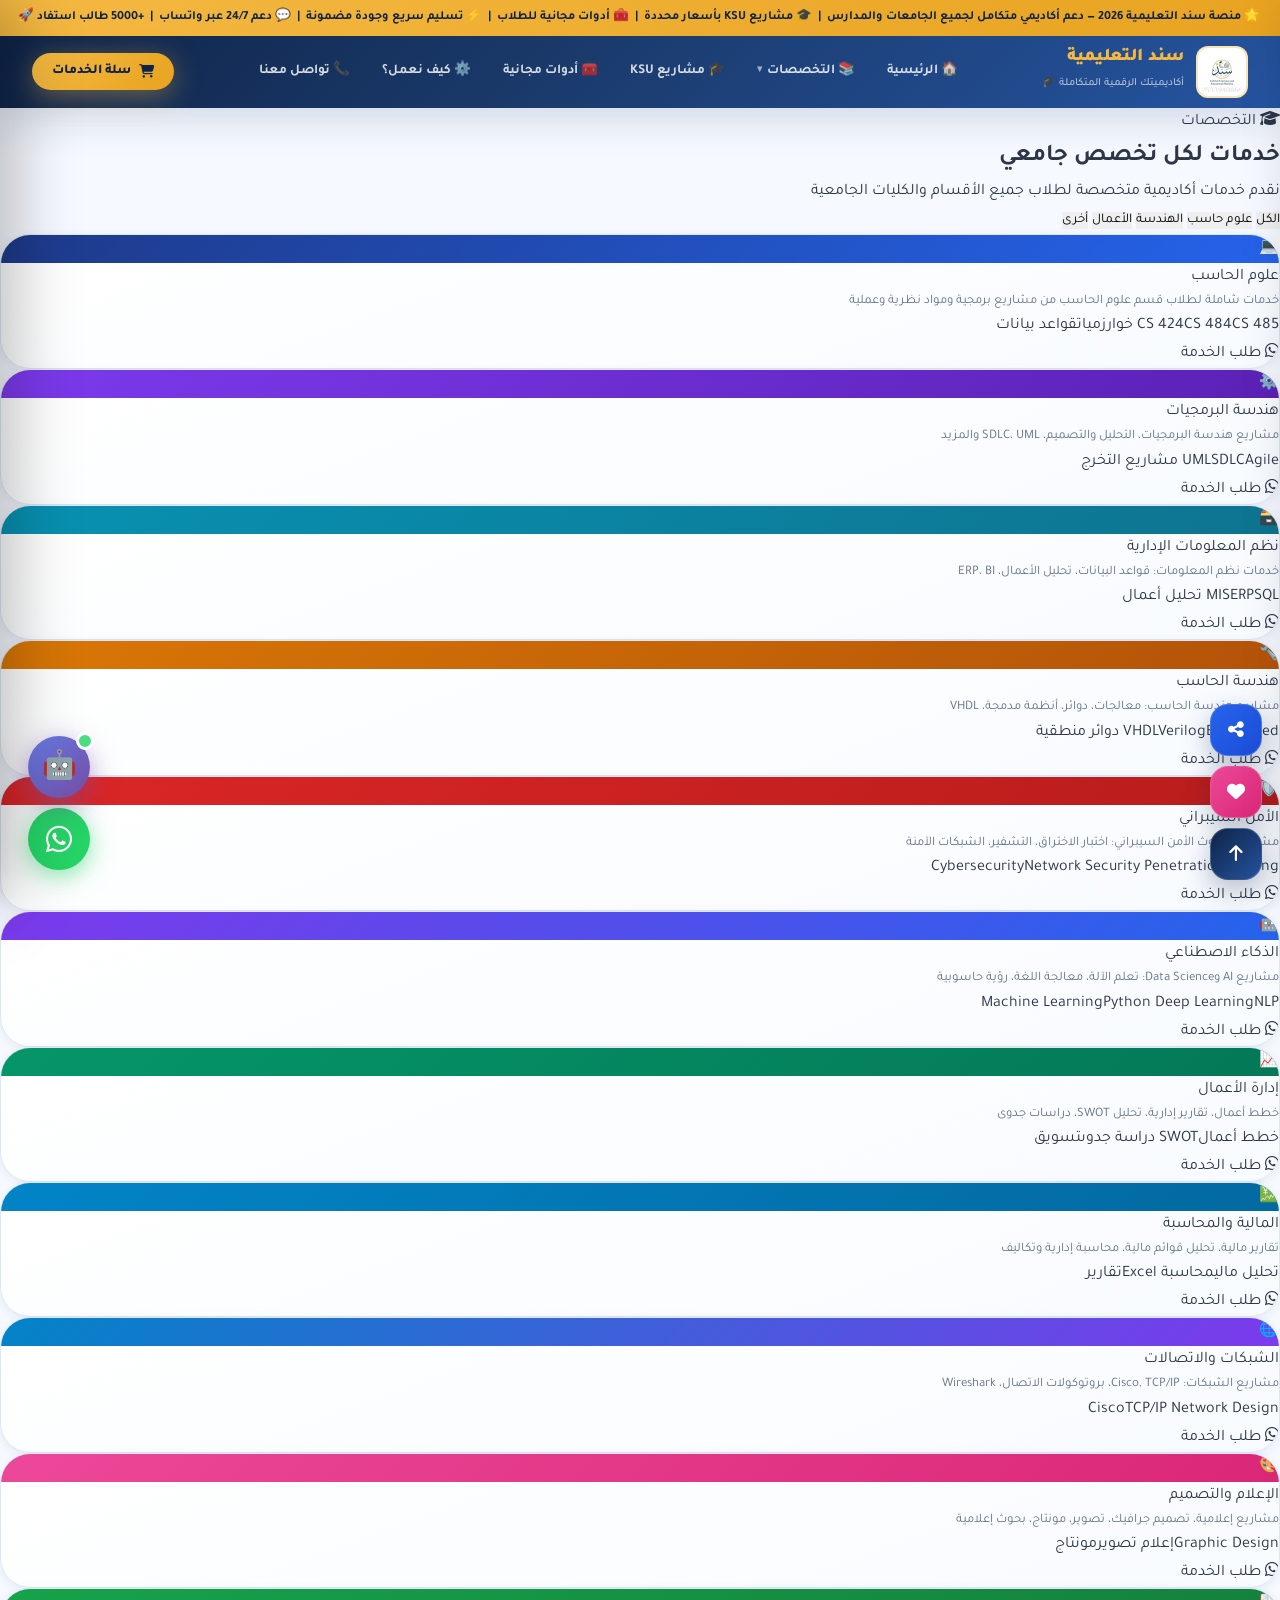
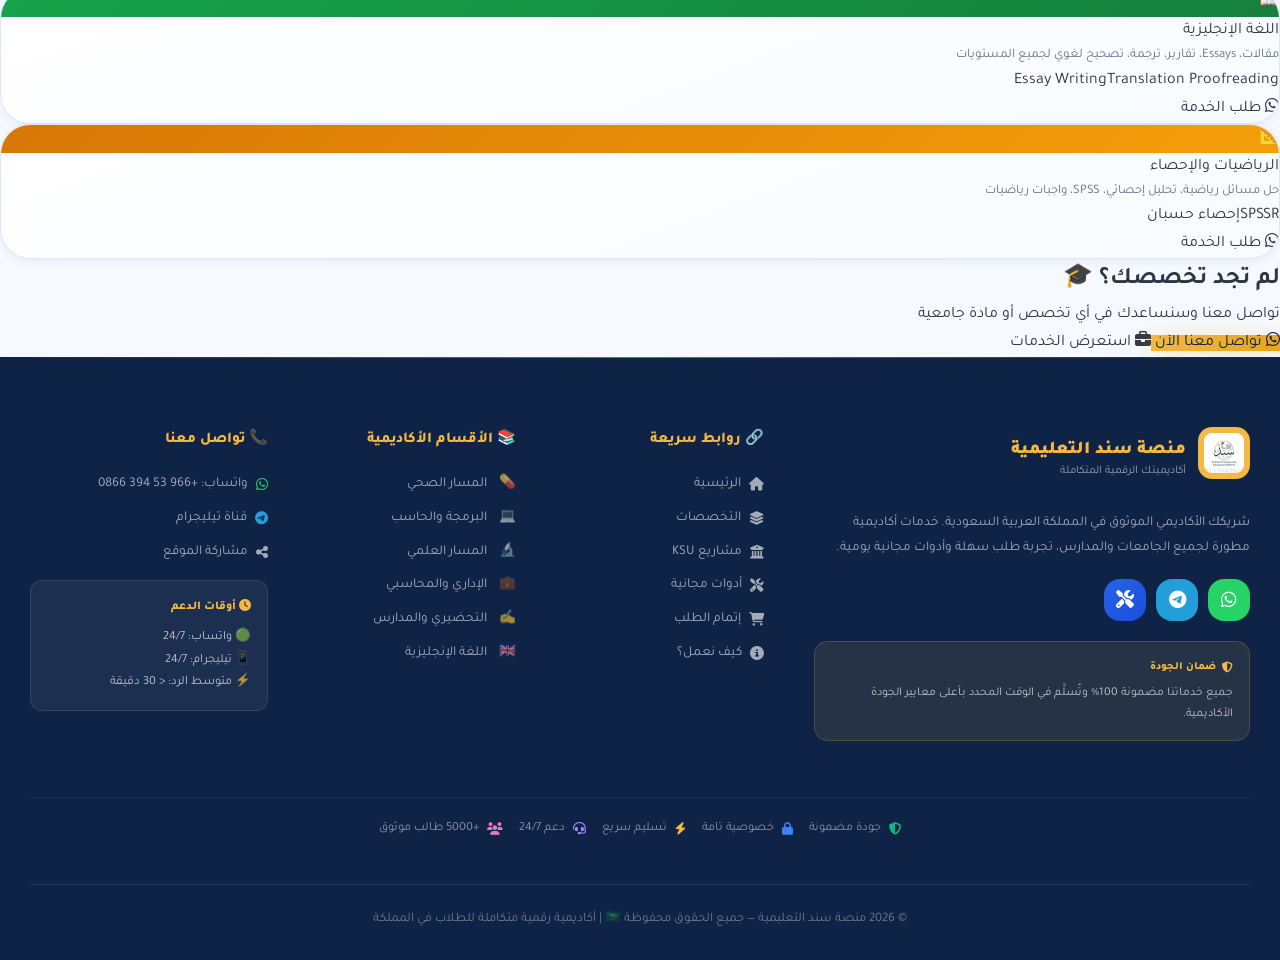
<file: specializations.html>
<!DOCTYPE html>
<html lang="ar" dir="rtl">
<head>
  <meta charset="UTF-8">
  <meta name="viewport" content="width=device-width, initial-scale=1.0">
  <meta name="description" content="التخصصات الجامعية في منصة سند - خدمات أكاديمية لكل تخصص: علوم حاسب، هندسة برمجيات، نظم معلومات وأكثر">
  <title>التخصصات | منصة سند التعليمية</title>

  <link rel="preconnect" href="https://fonts.googleapis.com">
  <link rel="preconnect" href="https://fonts.gstatic.com" crossorigin>
  <link href="https://fonts.googleapis.com/css2?family=Tajawal:wght@300;400;500;700;800;900&display=swap" rel="stylesheet">
  <link rel="stylesheet" href="https://cdnjs.cloudflare.com/ajax/libs/font-awesome/6.5.0/css/all.min.css">
  <link rel="stylesheet" href="css/style.css">
  <link rel="stylesheet" href="css/upgrade.css">
  <link rel="icon" type="image/svg+xml" href="images/logo.svg">
</head>
<body>

  <div id="header-placeholder"></div>

  <!-- PAGE HERO -->
  <section class="page-hero">
    <div class="container">
      <div class="page-hero-badge"><i class="fas fa-graduation-cap"></i> التخصصات</div>
      <h1>خدمات لكل تخصص جامعي</h1>
      <p>نقدم خدمات أكاديمية متخصصة لطلاب جميع الأقسام والكليات الجامعية</p>

      <!-- Filter Bar -->
      <div class="spec-filter-bar" id="spec-filter-bar">
        <button class="spec-filter-btn active" onclick="filterSpecs(this,'all')">الكل</button>
        <button class="spec-filter-btn" onclick="filterSpecs(this,'cs')">علوم حاسب</button>
        <button class="spec-filter-btn" onclick="filterSpecs(this,'eng')">الهندسة</button>
        <button class="spec-filter-btn" onclick="filterSpecs(this,'business')">الأعمال</button>
        <button class="spec-filter-btn" onclick="filterSpecs(this,'other')">أخرى</button>
      </div>
    </div>
  </section>

  <!-- SPECIALIZATIONS GRID -->
  <div class="container">
    <div class="specs-grid" id="specs-grid">

      <!-- CS -->
      <div class="spec-card" data-cat="cs">
        <div class="spec-card-banner" style="background:linear-gradient(135deg,#1e3a8a,#2563eb)">💻</div>
        <div class="spec-card-body">
          <div class="spec-card-name">علوم الحاسب</div>
          <div class="spec-card-desc">خدمات شاملة لطلاب قسم علوم الحاسب من مشاريع برمجية ومواد نظرية وعملية</div>
          <div class="spec-card-tags">
            <span>CS 424</span><span>CS 484</span><span>CS 485</span>
            <span>خوارزميات</span><span>قواعد بيانات</span>
          </div>
          <a href="https://wa.me/966533940866?text=أريد%20خدمات%20تخصص%20علوم%20الحاسب" target="_blank" class="btn-spec">
            <i class="fab fa-whatsapp"></i> طلب الخدمة
          </a>
        </div>
      </div>

      <!-- SE -->
      <div class="spec-card" data-cat="cs">
        <div class="spec-card-banner" style="background:linear-gradient(135deg,#7c3aed,#5b21b6)">⚙️</div>
        <div class="spec-card-body">
          <div class="spec-card-name">هندسة البرمجيات</div>
          <div class="spec-card-desc">مشاريع هندسة البرمجيات، التحليل والتصميم، SDLC، UML والمزيد</div>
          <div class="spec-card-tags">
            <span>UML</span><span>SDLC</span><span>Agile</span>
            <span>مشاريع التخرج</span>
          </div>
          <a href="https://wa.me/966533940866?text=أريد%20خدمات%20تخصص%20هندسة%20البرمجيات" target="_blank" class="btn-spec">
            <i class="fab fa-whatsapp"></i> طلب الخدمة
          </a>
        </div>
      </div>

      <!-- IS -->
      <div class="spec-card" data-cat="cs">
        <div class="spec-card-banner" style="background:linear-gradient(135deg,#0891b2,#0e7490)">🗃️</div>
        <div class="spec-card-body">
          <div class="spec-card-name">نظم المعلومات الإدارية</div>
          <div class="spec-card-desc">خدمات نظم المعلومات: قواعد البيانات، تحليل الأعمال، ERP، BI</div>
          <div class="spec-card-tags">
            <span>MIS</span><span>ERP</span><span>SQL</span>
            <span>تحليل أعمال</span>
          </div>
          <a href="https://wa.me/966533940866?text=أريد%20خدمات%20تخصص%20نظم%20المعلومات" target="_blank" class="btn-spec">
            <i class="fab fa-whatsapp"></i> طلب الخدمة
          </a>
        </div>
      </div>

      <!-- CE -->
      <div class="spec-card" data-cat="eng">
        <div class="spec-card-banner" style="background:linear-gradient(135deg,#d97706,#b45309)">🔧</div>
        <div class="spec-card-body">
          <div class="spec-card-name">هندسة الحاسب</div>
          <div class="spec-card-desc">مشاريع هندسة الحاسب: معالجات، دوائر، أنظمة مدمجة، VHDL</div>
          <div class="spec-card-tags">
            <span>VHDL</span><span>Verilog</span><span>Embedded</span>
            <span>دوائر منطقية</span>
          </div>
          <a href="https://wa.me/966533940866?text=أريد%20خدمات%20تخصص%20هندسة%20الحاسب" target="_blank" class="btn-spec">
            <i class="fab fa-whatsapp"></i> طلب الخدمة
          </a>
        </div>
      </div>

      <!-- Cybersecurity -->
      <div class="spec-card" data-cat="cs">
        <div class="spec-card-banner" style="background:linear-gradient(135deg,#dc2626,#b91c1c)">🛡️</div>
        <div class="spec-card-body">
          <div class="spec-card-name">الأمن السيبراني</div>
          <div class="spec-card-desc">مشاريع وبحوث الأمن السيبراني: اختبار الاختراق، التشفير، الشبكات الآمنة</div>
          <div class="spec-card-tags">
            <span>Cybersecurity</span><span>Network Security</span>
            <span>Penetration Testing</span>
          </div>
          <a href="https://wa.me/966533940866?text=أريد%20خدمات%20تخصص%20الأمن%20السيبراني" target="_blank" class="btn-spec">
            <i class="fab fa-whatsapp"></i> طلب الخدمة
          </a>
        </div>
      </div>

      <!-- AI/DS -->
      <div class="spec-card" data-cat="cs">
        <div class="spec-card-banner" style="background:linear-gradient(135deg,#7c3aed,#2563eb)">🤖</div>
        <div class="spec-card-body">
          <div class="spec-card-name">الذكاء الاصطناعي</div>
          <div class="spec-card-desc">مشاريع AI وData Science: تعلم الآلة، معالجة اللغة، رؤية حاسوبية</div>
          <div class="spec-card-tags">
            <span>Machine Learning</span><span>Python</span>
            <span>Deep Learning</span><span>NLP</span>
          </div>
          <a href="https://wa.me/966533940866?text=أريد%20خدمات%20تخصص%20الذكاء%20الاصطناعي" target="_blank" class="btn-spec">
            <i class="fab fa-whatsapp"></i> طلب الخدمة
          </a>
        </div>
      </div>

      <!-- Business -->
      <div class="spec-card" data-cat="business">
        <div class="spec-card-banner" style="background:linear-gradient(135deg,#059669,#047857)">📈</div>
        <div class="spec-card-body">
          <div class="spec-card-name">إدارة الأعمال</div>
          <div class="spec-card-desc">خطط أعمال، تقارير إدارية، تحليل SWOT، دراسات جدوى</div>
          <div class="spec-card-tags">
            <span>خطط أعمال</span><span>SWOT</span>
            <span>دراسة جدوى</span><span>تسويق</span>
          </div>
          <a href="https://wa.me/966533940866?text=أريد%20خدمات%20تخصص%20إدارة%20الأعمال" target="_blank" class="btn-spec">
            <i class="fab fa-whatsapp"></i> طلب الخدمة
          </a>
        </div>
      </div>

      <!-- Finance -->
      <div class="spec-card" data-cat="business">
        <div class="spec-card-banner" style="background:linear-gradient(135deg,#0284c7,#0369a1)">💹</div>
        <div class="spec-card-body">
          <div class="spec-card-name">المالية والمحاسبة</div>
          <div class="spec-card-desc">تقارير مالية، تحليل قوائم مالية، محاسبة إدارية وتكاليف</div>
          <div class="spec-card-tags">
            <span>تحليل مالي</span><span>محاسبة</span>
            <span>Excel</span><span>تقارير</span>
          </div>
          <a href="https://wa.me/966533940866?text=أريد%20خدمات%20تخصص%20المالية%20والمحاسبة" target="_blank" class="btn-spec">
            <i class="fab fa-whatsapp"></i> طلب الخدمة
          </a>
        </div>
      </div>

      <!-- Networks -->
      <div class="spec-card" data-cat="eng">
        <div class="spec-card-banner" style="background:linear-gradient(135deg,#0284c7,#7c3aed)">🌐</div>
        <div class="spec-card-body">
          <div class="spec-card-name">الشبكات والاتصالات</div>
          <div class="spec-card-desc">مشاريع الشبكات: Cisco, TCP/IP، بروتوكولات الاتصال، Wireshark</div>
          <div class="spec-card-tags">
            <span>Cisco</span><span>TCP/IP</span>
            <span>Network Design</span>
          </div>
          <a href="https://wa.me/966533940866?text=أريد%20خدمات%20تخصص%20الشبكات" target="_blank" class="btn-spec">
            <i class="fab fa-whatsapp"></i> طلب الخدمة
          </a>
        </div>
      </div>

      <!-- Media/Design -->
      <div class="spec-card" data-cat="other">
        <div class="spec-card-banner" style="background:linear-gradient(135deg,#ec4899,#db2777)">🎨</div>
        <div class="spec-card-body">
          <div class="spec-card-name">الإعلام والتصميم</div>
          <div class="spec-card-desc">مشاريع إعلامية، تصميم جرافيك، تصوير، مونتاج، بحوث إعلامية</div>
          <div class="spec-card-tags">
            <span>Graphic Design</span><span>إعلام</span>
            <span>تصوير</span><span>مونتاج</span>
          </div>
          <a href="https://wa.me/966533940866?text=أريد%20خدمات%20تخصص%20الإعلام%20والتصميم" target="_blank" class="btn-spec">
            <i class="fab fa-whatsapp"></i> طلب الخدمة
          </a>
        </div>
      </div>

      <!-- English -->
      <div class="spec-card" data-cat="other">
        <div class="spec-card-banner" style="background:linear-gradient(135deg,#16a34a,#15803d)">📖</div>
        <div class="spec-card-body">
          <div class="spec-card-name">اللغة الإنجليزية</div>
          <div class="spec-card-desc">مقالات، Essays، تقارير، ترجمة، تصحيح لغوي لجميع المستويات</div>
          <div class="spec-card-tags">
            <span>Essay Writing</span><span>Translation</span>
            <span>Proofreading</span>
          </div>
          <a href="https://wa.me/966533940866?text=أريد%20خدمات%20تخصص%20اللغة%20الإنجليزية" target="_blank" class="btn-spec">
            <i class="fab fa-whatsapp"></i> طلب الخدمة
          </a>
        </div>
      </div>

      <!-- Math/Stats -->
      <div class="spec-card" data-cat="other">
        <div class="spec-card-banner" style="background:linear-gradient(135deg,#d97706,#f59e0b)">📐</div>
        <div class="spec-card-body">
          <div class="spec-card-name">الرياضيات والإحصاء</div>
          <div class="spec-card-desc">حل مسائل رياضية، تحليل إحصائي، SPSS، واجبات رياضيات</div>
          <div class="spec-card-tags">
            <span>SPSS</span><span>R</span><span>إحصاء</span>
            <span>حسبان</span>
          </div>
          <a href="https://wa.me/966533940866?text=أريد%20خدمات%20تخصص%20الرياضيات" target="_blank" class="btn-spec">
            <i class="fab fa-whatsapp"></i> طلب الخدمة
          </a>
        </div>
      </div>

    </div>
  </div>

  <!-- CTA Section -->
  <section class="cta-section" style="margin-top:0">
    <div class="container">
      <h2>لم تجد تخصصك؟ 🎓</h2>
      <p>تواصل معنا وسنساعدك في أي تخصص أو مادة جامعية</p>
      <div class="cta-btns">
        <a href="https://wa.me/966533940866" target="_blank" rel="noopener" class="btn-primary" style="text-decoration:none">
          <i class="fab fa-whatsapp"></i> تواصل معنا الآن
        </a>
        <a href="index.html#services" class="btn-secondary" style="text-decoration:none">
          <i class="fas fa-briefcase"></i> استعرض الخدمات
        </a>
      </div>
    </div>
  </section>

  <div id="footer-placeholder"></div>

  <script src="js/components.js"></script>
  <script src="js/main.js"></script>
  <script src="js/site-upgrade.js"></script>
  <script>
    function filterSpecs(btn, cat) {
      document.querySelectorAll('.spec-filter-btn').forEach(b => b.classList.remove('active'));
      btn.classList.add('active');
      document.querySelectorAll('.spec-card').forEach(card => {
        if (cat === 'all' || card.dataset.cat === cat) {
          card.style.display = '';
          card.style.animation = 'fadeIn 0.3s ease';
        } else {
          card.style.display = 'none';
        }
      });
    }
  </script>
</body>
</html>
</file>
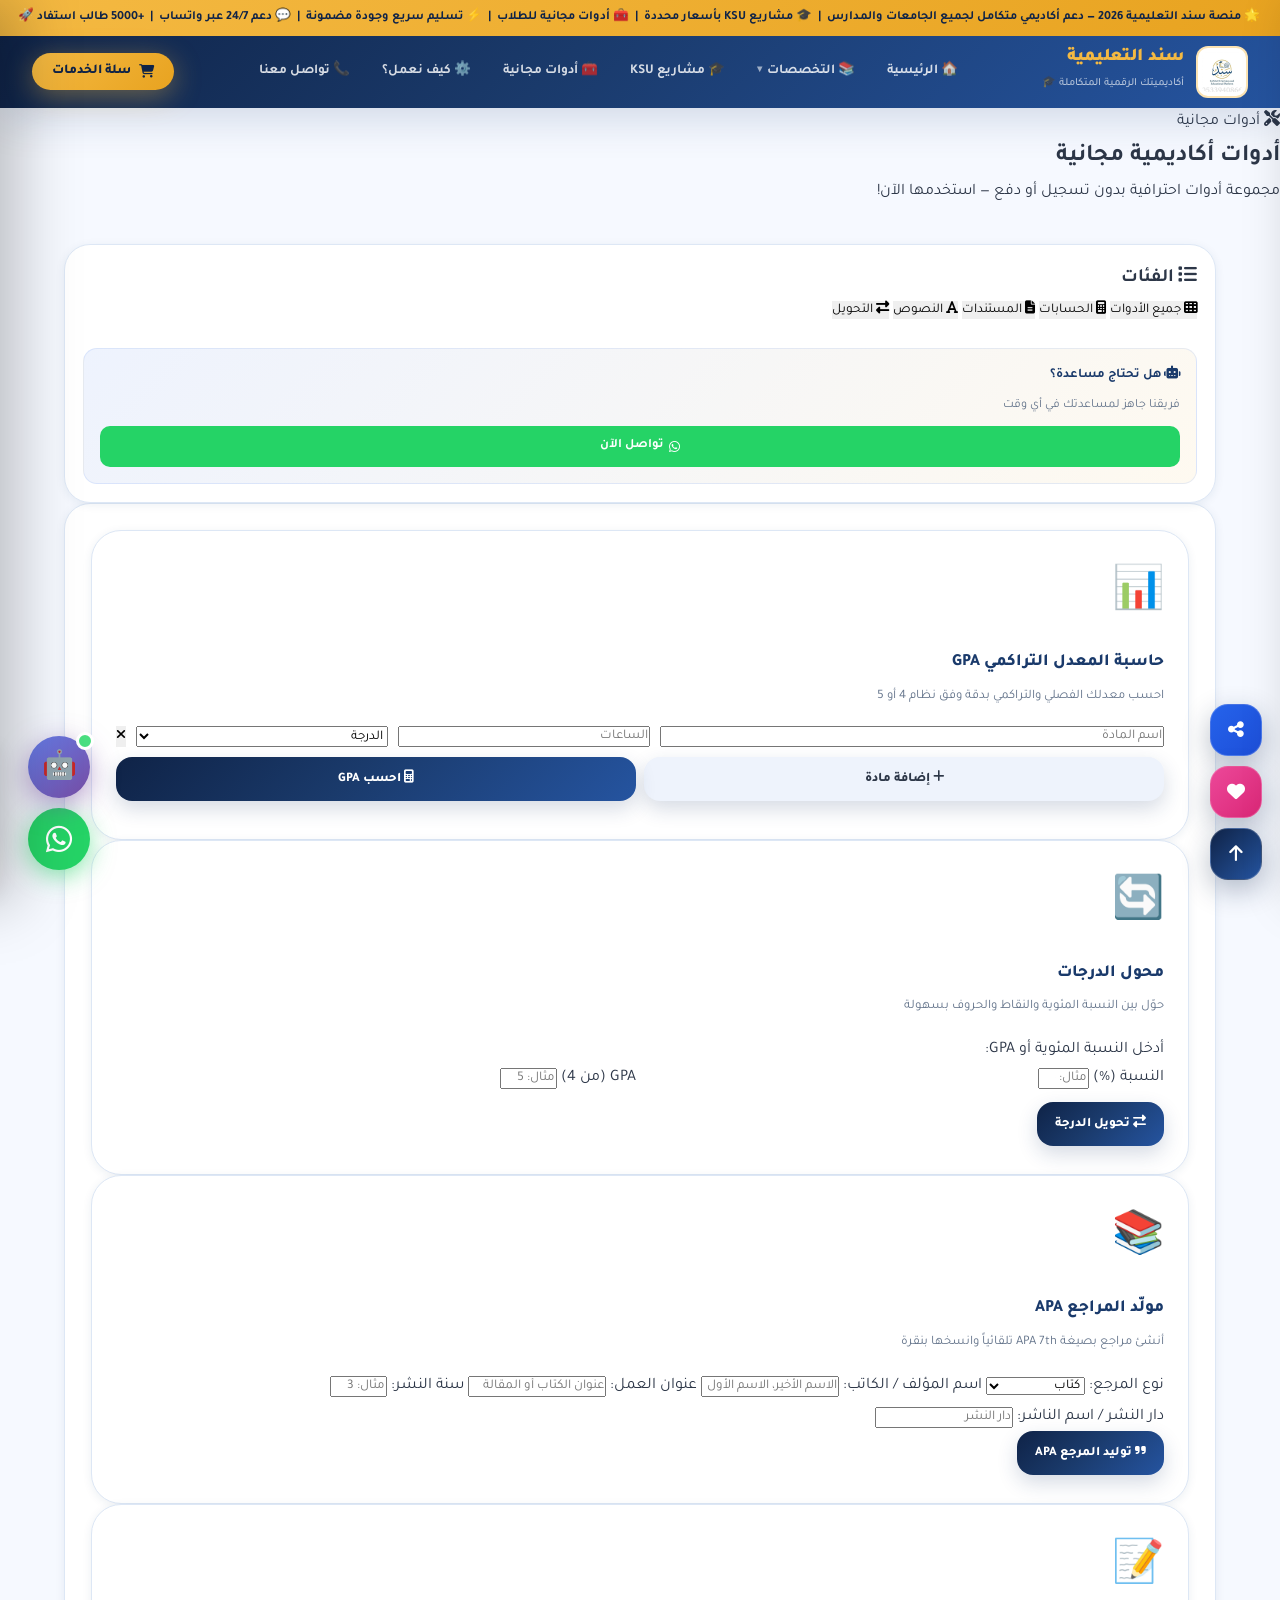
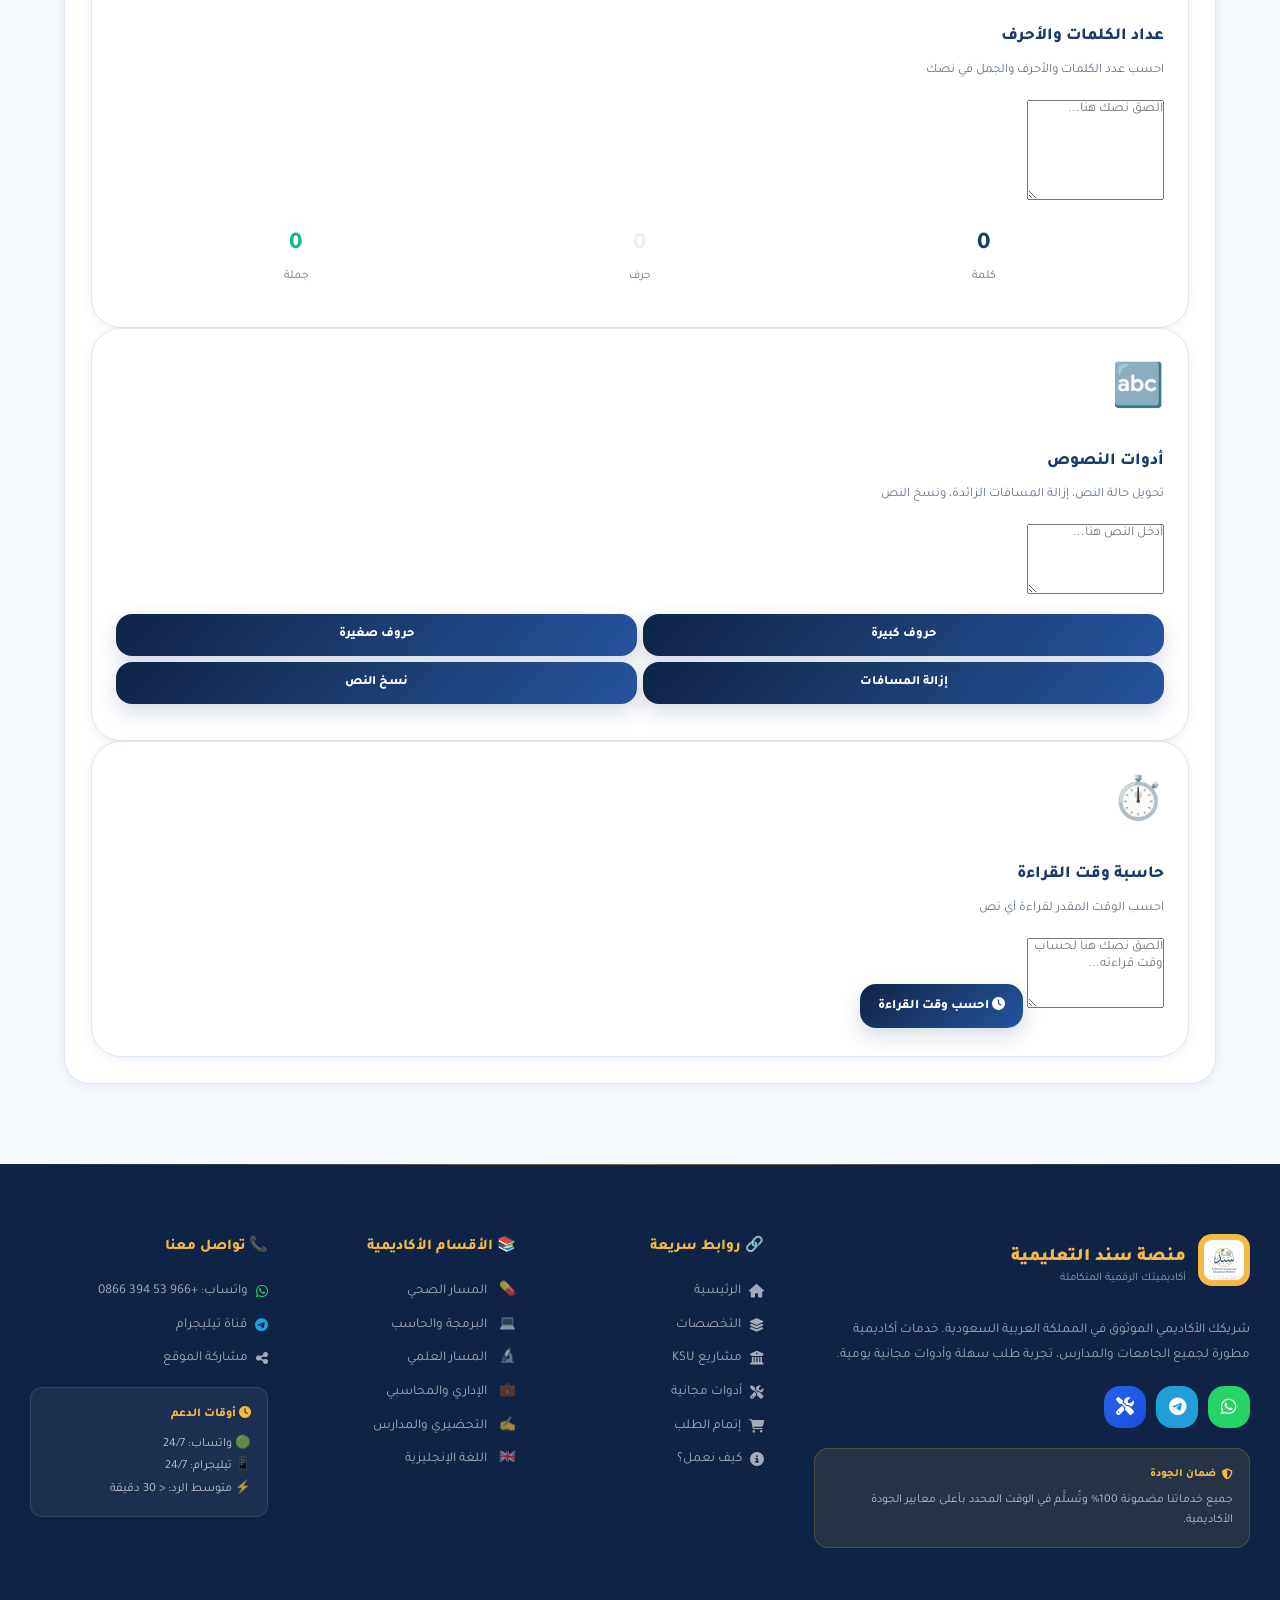
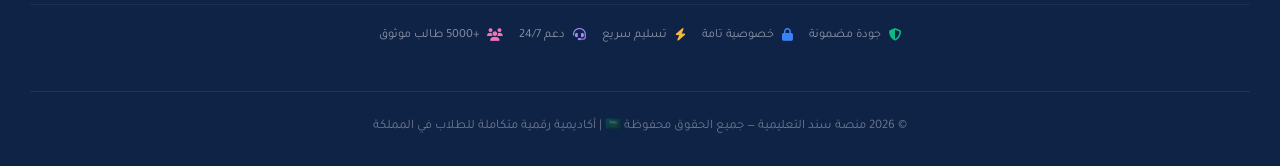
<file: tools.html>
<!DOCTYPE html>
<html lang="ar" dir="rtl">
<head>
  <meta charset="UTF-8">
  <meta name="viewport" content="width=device-width, initial-scale=1.0">
  <meta name="description" content="أدوات مجانية لطلاب الجامعة - حاسبة GPA، تحويل الصور لـ PDF، توليد المراجع APA، ومزيد">
  <title>الأدوات المجانية | منصة سند التعليمية</title>

  <link rel="preconnect" href="https://fonts.googleapis.com">
  <link rel="preconnect" href="https://fonts.gstatic.com" crossorigin>
  <link href="https://fonts.googleapis.com/css2?family=Tajawal:wght@300;400;500;700;800;900&display=swap" rel="stylesheet">
  <link rel="stylesheet" href="https://cdnjs.cloudflare.com/ajax/libs/font-awesome/6.5.0/css/all.min.css">
  <link rel="stylesheet" href="css/style.css">
  <link rel="stylesheet" href="css/upgrade.css">
  <link rel="icon" type="image/svg+xml" href="images/logo.svg">
</head>
<body>

  <div id="header-placeholder"></div>

  <!-- PAGE HERO -->
  <section class="page-hero">
    <div class="container">
      <div class="page-hero-badge"><i class="fas fa-tools"></i> أدوات مجانية</div>
      <h1>أدوات أكاديمية مجانية</h1>
      <p>مجموعة أدوات احترافية بدون تسجيل أو دفع — استخدمها الآن!</p>
    </div>
  </section>

  <!-- TOOLS SHELL -->
  <div class="tools-shell">

    <!-- Sidebar -->
    <aside class="tools-sidebar">
      <h3><i class="fas fa-list"></i> الفئات</h3>
      <button class="tool-cat-btn active" onclick="filterTools(this,'all')">
        <i class="fas fa-th"></i> جميع الأدوات
      </button>
      <button class="tool-cat-btn" onclick="filterTools(this,'gpa')">
        <i class="fas fa-calculator"></i> الحسابات
      </button>
      <button class="tool-cat-btn" onclick="filterTools(this,'docs')">
        <i class="fas fa-file-alt"></i> المستندات
      </button>
      <button class="tool-cat-btn" onclick="filterTools(this,'text')">
        <i class="fas fa-font"></i> النصوص
      </button>
      <button class="tool-cat-btn" onclick="filterTools(this,'convert')">
        <i class="fas fa-exchange-alt"></i> التحويل
      </button>

      <div style="margin-top:24px;padding:16px;background:linear-gradient(135deg,rgba(37,99,235,0.08),rgba(244,185,66,0.08));border-radius:14px;border:1px solid rgba(37,99,235,0.1)">
        <div style="font-size:0.82rem;font-weight:700;color:var(--primary);margin-bottom:8px">
          <i class="fas fa-robot"></i> هل تحتاج مساعدة؟
        </div>
        <p style="font-size:0.78rem;color:var(--text-muted);margin-bottom:12px;line-height:1.5">
          فريقنا جاهز لمساعدتك في أي وقت
        </p>
        <a href="https://wa.me/966533940866" target="_blank"
           style="display:flex;align-items:center;gap:6px;padding:9px 14px;background:#25D366;color:white;border-radius:10px;font-size:0.8rem;font-weight:700;text-decoration:none;justify-content:center">
          <i class="fab fa-whatsapp"></i> تواصل الآن
        </a>
      </div>
    </aside>

    <!-- Tools Panel -->
    <main class="tools-panel" id="tools-main">

      <!-- GPA Calculator -->
      <div class="tool-card" id="gpa" data-cat="gpa">
        <div class="tool-card-icon">📊</div>
        <h3>حاسبة المعدل التراكمي GPA</h3>
        <p>احسب معدلك الفصلي والتراكمي بدقة وفق نظام 4 أو 5</p>
        <div class="tool-card-area">
          <div id="gpa-rows">
            <div class="gpa-row">
              <input type="text" placeholder="اسم المادة" class="gpa-name">
              <input type="number" placeholder="الساعات" min="1" max="6" class="gpa-hours">
              <select class="gpa-grade">
                <option value="">الدرجة</option>
                <option value="4.0">A+ (ممتاز+)</option>
                <option value="4.0">A (ممتاز)</option>
                <option value="3.75">A- (ممتاز-)</option>
                <option value="3.5">B+ (جيد جداً+)</option>
                <option value="3.0">B (جيد جداً)</option>
                <option value="2.75">B- (جيد جداً-)</option>
                <option value="2.5">C+ (جيد+)</option>
                <option value="2.0">C (جيد)</option>
                <option value="1.75">C- (جيد-)</option>
                <option value="1.5">D+ (مقبول+)</option>
                <option value="1.0">D (مقبول)</option>
                <option value="0">F (راسب)</option>
              </select>
              <button class="btn-remove-row" onclick="removeGPARow(this)"><i class="fas fa-times"></i></button>
            </div>
          </div>
          <div style="display:flex;gap:8px;margin-bottom:10px">
            <button class="tool-btn" style="flex:1;background:var(--border-light);color:var(--text)" onclick="addGPARow()">
              <i class="fas fa-plus"></i> إضافة مادة
            </button>
            <button class="tool-btn" style="flex:1" onclick="calcGPA()">
              <i class="fas fa-calculator"></i> احسب GPA
            </button>
          </div>
          <div class="tool-result" id="gpa-result"></div>
        </div>
      </div>

      <!-- Grade Converter -->
      <div class="tool-card" id="convert" data-cat="convert">
        <div class="tool-card-icon">🔄</div>
        <h3>محول الدرجات</h3>
        <p>حوّل بين النسبة المئوية والنقاط والحروف بسهولة</p>
        <div class="tool-card-area">
          <label>أدخل النسبة المئوية أو GPA:</label>
          <div style="display:grid;grid-template-columns:1fr 1fr;gap:8px;margin-bottom:10px">
            <div>
              <label>النسبة (%)</label>
              <input type="number" id="grade-pct" placeholder="مثال: 85" min="0" max="100">
            </div>
            <div>
              <label>GPA (من 4)</label>
              <input type="number" id="grade-gpa" placeholder="مثال: 3.5" min="0" max="4" step="0.01">
            </div>
          </div>
          <button class="tool-btn" onclick="convertGrade()">
            <i class="fas fa-exchange-alt"></i> تحويل الدرجة
          </button>
          <div class="tool-result" id="grade-result"></div>
        </div>
      </div>

      <!-- APA Reference Generator -->
      <div class="tool-card" id="cite" data-cat="docs">
        <div class="tool-card-icon">📚</div>
        <h3>مولّد المراجع APA</h3>
        <p>أنشئ مراجع بصيغة APA 7th تلقائياً وانسخها بنقرة</p>
        <div class="tool-card-area">
          <label>نوع المرجع:</label>
          <select id="ref-type" onchange="toggleRefFields()" style="margin-bottom:8px">
            <option value="book">كتاب</option>
            <option value="journal">مقالة مجلة</option>
            <option value="website">موقع إلكتروني</option>
          </select>
          <label>اسم المؤلف / الكاتب:</label>
          <input type="text" id="ref-author" placeholder="الاسم الأخير، الاسم الأول">
          <label>عنوان العمل:</label>
          <input type="text" id="ref-title" placeholder="عنوان الكتاب أو المقالة">
          <label>سنة النشر:</label>
          <input type="number" id="ref-year" placeholder="مثال: 2023" min="1900" max="2030">
          <div id="ref-extra-fields">
            <label>دار النشر / اسم الناشر:</label>
            <input type="text" id="ref-publisher" placeholder="دار النشر">
          </div>
          <button class="tool-btn" onclick="generateAPA()">
            <i class="fas fa-quote-right"></i> توليد المرجع APA
          </button>
          <div class="tool-result" id="apa-result" style="direction:ltr;text-align:left"></div>
        </div>
      </div>

      <!-- Word Counter -->
      <div class="tool-card" id="words" data-cat="text">
        <div class="tool-card-icon">📝</div>
        <h3>عداد الكلمات والأحرف</h3>
        <p>احسب عدد الكلمات والأحرف والجمل في نصك</p>
        <div class="tool-card-area">
          <textarea id="word-count-text" placeholder="الصق نصك هنا..." rows="5"
            oninput="countWords()" style="resize:vertical;min-height:100px"></textarea>
          <div class="tool-result show" id="word-result" style="display:grid;grid-template-columns:repeat(3,1fr);gap:8px;text-align:center;padding:12px">
            <div><div id="wc-words" style="font-size:1.5rem;font-weight:800;color:var(--primary)">0</div><div style="font-size:0.75rem;color:var(--text-muted)">كلمة</div></div>
            <div><div id="wc-chars" style="font-size:1.5rem;font-weight:800;color:var(--accent)">0</div><div style="font-size:0.75rem;color:var(--text-muted)">حرف</div></div>
            <div><div id="wc-sents" style="font-size:1.5rem;font-weight:800;color:var(--success)">0</div><div style="font-size:0.75rem;color:var(--text-muted)">جملة</div></div>
          </div>
        </div>
      </div>

      <!-- Text Reverser / Tools -->
      <div class="tool-card" id="texttools" data-cat="text">
        <div class="tool-card-icon">🔤</div>
        <h3>أدوات النصوص</h3>
        <p>تحويل حالة النص، إزالة المسافات الزائدة، ونسخ النص</p>
        <div class="tool-card-area">
          <textarea id="text-tool-input" placeholder="أدخل النص هنا..." rows="4" style="resize:vertical"></textarea>
          <div style="display:grid;grid-template-columns:1fr 1fr;gap:6px;margin:8px 0">
            <button class="tool-btn" style="font-size:0.8rem" onclick="transformText('upper')">حروف كبيرة</button>
            <button class="tool-btn" style="font-size:0.8rem" onclick="transformText('lower')">حروف صغيرة</button>
            <button class="tool-btn" style="font-size:0.8rem" onclick="transformText('trim')">إزالة المسافات</button>
            <button class="tool-btn" style="font-size:0.8rem" onclick="transformText('copy')">نسخ النص</button>
          </div>
          <div class="tool-result" id="text-tool-result"></div>
        </div>
      </div>

      <!-- Reading Time -->
      <div class="tool-card" id="readtime" data-cat="text">
        <div class="tool-card-icon">⏱️</div>
        <h3>حاسبة وقت القراءة</h3>
        <p>احسب الوقت المقدر لقراءة أي نص</p>
        <div class="tool-card-area">
          <textarea id="readtime-text" placeholder="الصق نصك هنا لحساب وقت قراءته..." rows="4" style="resize:vertical"></textarea>
          <button class="tool-btn" onclick="calcReadTime()">
            <i class="fas fa-clock"></i> احسب وقت القراءة
          </button>
          <div class="tool-result" id="readtime-result"></div>
        </div>
      </div>

    </main>
  </div>

  <div id="footer-placeholder"></div>

  <script src="js/components.js"></script>
  <script src="js/main.js"></script>
  <script src="js/site-upgrade.js"></script>
  <script>
    /* ==================== TOOLS LOGIC ==================== */

    // Filter tools by category
    function filterTools(btn, cat) {
      document.querySelectorAll('.tool-cat-btn').forEach(b => b.classList.remove('active'));
      btn.classList.add('active');
      document.querySelectorAll('.tool-card').forEach(card => {
        if (cat === 'all' || card.dataset.cat === cat) {
          card.style.display = '';
        } else {
          card.style.display = 'none';
        }
      });
    }

    // GPA Calculator
    function addGPARow() {
      const row = document.createElement('div');
      row.className = 'gpa-row';
      row.innerHTML = `
        <input type="text" placeholder="اسم المادة" class="gpa-name">
        <input type="number" placeholder="الساعات" min="1" max="6" class="gpa-hours">
        <select class="gpa-grade">
          <option value="">الدرجة</option>
          <option value="4.0">A+ / A (ممتاز)</option>
          <option value="3.75">A- (ممتاز-)</option>
          <option value="3.5">B+ (جيد جداً+)</option>
          <option value="3.0">B (جيد جداً)</option>
          <option value="2.75">B- (جيد جداً-)</option>
          <option value="2.5">C+ (جيد+)</option>
          <option value="2.0">C (جيد)</option>
          <option value="1.75">C- (جيد-)</option>
          <option value="1.5">D+ (مقبول+)</option>
          <option value="1.0">D (مقبول)</option>
          <option value="0">F (راسب)</option>
        </select>
        <button class="btn-remove-row" onclick="removeGPARow(this)"><i class="fas fa-times"></i></button>
      `;
      document.getElementById('gpa-rows').appendChild(row);
    }
    function removeGPARow(btn) {
      const rows = document.querySelectorAll('#gpa-rows .gpa-row');
      if (rows.length > 1) btn.closest('.gpa-row').remove();
    }
    function calcGPA() {
      const rows = document.querySelectorAll('#gpa-rows .gpa-row');
      let totalPoints = 0, totalHours = 0;
      let valid = true;
      rows.forEach(row => {
        const hours = parseFloat(row.querySelector('.gpa-hours')?.value);
        const grade = parseFloat(row.querySelector('.gpa-grade')?.value);
        if (!isNaN(hours) && !isNaN(grade) && hours > 0) {
          totalPoints += hours * grade;
          totalHours += hours;
        } else if (row.querySelector('.gpa-hours')?.value || row.querySelector('.gpa-grade')?.value !== '') {
          valid = false;
        }
      });
      const result = document.getElementById('gpa-result');
      if (totalHours === 0) {
        result.innerHTML = '<span style="color:var(--danger)">أدخل بيانات المواد أولاً</span>';
        result.classList.add('show');
        return;
      }
      const gpa = (totalPoints / totalHours).toFixed(2);
      const letter = gpa >= 3.75 ? 'ممتاز (A)' : gpa >= 3.0 ? 'جيد جداً (B)' : gpa >= 2.0 ? 'جيد (C)' : gpa >= 1.0 ? 'مقبول (D)' : 'راسب (F)';
      result.innerHTML = `
        <div style="text-align:center">
          <div style="font-size:2.5rem;font-weight:800;color:var(--primary)">${gpa}</div>
          <div style="font-size:0.9rem;color:var(--text-muted);margin-top:4px">${letter}</div>
          <div style="font-size:0.8rem;color:var(--text-light);margin-top:4px">إجمالي الساعات: ${totalHours}</div>
        </div>
      `;
      result.classList.add('show');
    }

    // Grade Converter
    function convertGrade() {
      const pct = parseFloat(document.getElementById('grade-pct')?.value);
      const gpa = parseFloat(document.getElementById('grade-gpa')?.value);
      const result = document.getElementById('grade-result');
      let html = '';
      if (!isNaN(pct)) {
        const g = pct >= 95 ? '4.0 (A+)' : pct >= 90 ? '4.0 (A)' : pct >= 85 ? '3.75 (A-)' : pct >= 80 ? '3.5 (B+)' : pct >= 75 ? '3.0 (B)' : pct >= 70 ? '2.75 (B-)' : pct >= 65 ? '2.5 (C+)' : pct >= 60 ? '2.0 (C)' : pct >= 55 ? '1.75 (C-)' : pct >= 50 ? '1.5 (D+)' : 'F (راسب)';
        html += `<div><strong>النسبة ${pct}% = GPA: </strong>${g}</div>`;
      }
      if (!isNaN(gpa)) {
        const p = gpa >= 3.75 ? '95%+' : gpa >= 3.5 ? '85-94%' : gpa >= 3.0 ? '80-84%' : gpa >= 2.5 ? '70-79%' : gpa >= 2.0 ? '65-69%' : gpa >= 1.0 ? '50-64%' : 'أقل من 50%';
        html += `<div><strong>GPA ${gpa} ≈ </strong>${p}</div>`;
      }
      if (!html) html = '<span style="color:var(--danger)">أدخل قيمة للتحويل</span>';
      result.innerHTML = html;
      result.classList.add('show');
    }

    // APA Generator
    function toggleRefFields() {
      const type = document.getElementById('ref-type').value;
      const extra = document.getElementById('ref-extra-fields');
      if (type === 'website') {
        extra.innerHTML = '<label>URL الموقع:</label><input type="text" id="ref-publisher" placeholder="https://example.com">';
      } else if (type === 'journal') {
        extra.innerHTML = '<label>اسم المجلة:</label><input type="text" id="ref-publisher" placeholder="اسم المجلة"><label>المجلد والعدد:</label><input type="text" id="ref-volume" placeholder="مثال: 10(2), 45-67">';
      } else {
        extra.innerHTML = '<label>دار النشر:</label><input type="text" id="ref-publisher" placeholder="دار النشر">';
      }
    }
    function generateAPA() {
      const author = document.getElementById('ref-author')?.value?.trim() || 'غير محدد';
      const title  = document.getElementById('ref-title')?.value?.trim()  || 'غير محدد';
      const year   = document.getElementById('ref-year')?.value?.trim()   || 'n.d.';
      const pub    = document.getElementById('ref-publisher')?.value?.trim() || '';
      const type   = document.getElementById('ref-type')?.value;
      let apa = '';
      if (type === 'book') {
        apa = `${author} (${year}). <em>${title}</em>. ${pub}.`;
      } else if (type === 'journal') {
        const vol = document.getElementById('ref-volume')?.value?.trim() || '';
        apa = `${author} (${year}). ${title}. <em>${pub}, ${vol}</em>.`;
      } else {
        apa = `${author} (${year}). <em>${title}</em>. ${pub}`;
      }
      const result = document.getElementById('apa-result');
      result.innerHTML = `<div style="margin-bottom:8px">${apa}</div>
        <button onclick="navigator.clipboard.writeText(document.getElementById('apa-result').innerText).then(()=>showToast('تم نسخ المرجع ✓'))"
          style="background:var(--primary);color:white;border:none;padding:6px 14px;border-radius:8px;cursor:pointer;font-size:0.78rem">
          <i class="fas fa-copy"></i> نسخ المرجع
        </button>`;
      result.classList.add('show');
    }

    // Word Counter
    function countWords() {
      const text = document.getElementById('word-count-text')?.value || '';
      const words = text.trim() ? text.trim().split(/\s+/).length : 0;
      const chars = text.length;
      const sents = text.split(/[.!?؟]+/).filter(s => s.trim()).length;
      document.getElementById('wc-words').textContent = words;
      document.getElementById('wc-chars').textContent = chars;
      document.getElementById('wc-sents').textContent = sents;
    }

    // Text Tools
    function transformText(type) {
      const input = document.getElementById('text-tool-input')?.value || '';
      const result = document.getElementById('text-tool-result');
      let output = '';
      if (type === 'upper') output = input.toUpperCase();
      else if (type === 'lower') output = input.toLowerCase();
      else if (type === 'trim') output = input.replace(/\s+/g, ' ').trim();
      else if (type === 'copy') {
        navigator.clipboard.writeText(input).then(() => showToast('تم نسخ النص ✓'));
        return;
      }
      result.textContent = output;
      result.classList.add('show');
    }

    // Reading Time
    function calcReadTime() {
      const text = document.getElementById('readtime-text')?.value || '';
      const words = text.trim() ? text.trim().split(/\s+/).length : 0;
      const wpm = 200; // average Arabic reading speed
      const mins = Math.ceil(words / wpm);
      const result = document.getElementById('readtime-result');
      result.innerHTML = `
        <div style="text-align:center">
          <span style="font-size:2rem;font-weight:800;color:var(--primary)">${mins}</span>
          <span style="font-size:0.9rem;color:var(--text-muted)"> دقيقة</span><br>
          <span style="font-size:0.78rem;color:var(--text-light)">(${words} كلمة)</span>
        </div>
      `;
      result.classList.add('show');
    }
  </script>
</body>
</html>
</file>
<file: css/style.css>
/* ============================================================
   منصة سند التعليمية — CSS 2026 Premium Academic Design
   ============================================================ */

@import url('https://fonts.googleapis.com/css2?family=Tajawal:wght@300;400;500;700;800;900&family=Cairo:wght@300;400;600;700;900&display=swap');

/* ==================== CSS VARIABLES ==================== */
:root {
  --primary: #1a3a6b;
  --primary-light: #2554a0;
  --primary-dark: #0f2347;
  --primary-glow: rgba(26,58,107,0.15);
  --secondary: #f4b942;
  --secondary-dark: #e8a320;
  --secondary-light: #fde68a;
  --accent: #e8f0fe;
  --accent-deep: #d0e0fd;

  --success: #10b981;
  --warning: #f59e0b;
  --danger: #ef4444;
  --info: #3b82f6;
  --purple: #7c3aed;
  --teal: #0d9488;

  --white: #ffffff;
  --bg-light: #f6f9ff;
  --bg-gray: #f0f4fb;
  --bg-dark: #0a1628;
  --text-dark: #0b1526;
  --text-body: #2d3748;
  --text-muted: #64748b;
  --border: #dde7f5;
  --border-light: #eef3fc;

  --shadow-xs: 0 1px 4px rgba(15,35,71,0.06);
  --shadow-sm: 0 2px 10px rgba(26,58,107,0.08);
  --shadow-md: 0 6px 24px rgba(26,58,107,0.12);
  --shadow-lg: 0 12px 40px rgba(26,58,107,0.16);
  --shadow-xl: 0 20px 70px rgba(26,58,107,0.22);
  --shadow-glow: 0 0 40px rgba(37,84,160,0.2);
  --shadow-gold: 0 6px 28px rgba(244,185,66,0.4);

  --r-xs: 6px;
  --r-sm: 10px;
  --r-md: 16px;
  --r-lg: 22px;
  --r-xl: 30px;
  --r-2xl: 40px;
  --r-full: 9999px;

  --ease: cubic-bezier(0.4, 0, 0.2, 1);
  --ease-bounce: cubic-bezier(0.34, 1.56, 0.64, 1);
  --ease-in: cubic-bezier(0.4, 0, 1, 1);
  --ease-out: cubic-bezier(0, 0, 0.2, 1);

  --font: 'Tajawal', 'Cairo', 'Segoe UI', sans-serif;

  --grad-primary: linear-gradient(135deg, #0f2347 0%, #1a3a6b 45%, #2554a0 100%);
  --grad-primary-2: linear-gradient(160deg, #1a3a6b 0%, #2554a0 100%);
  --grad-gold: linear-gradient(135deg, #f4b942 0%, #e8a320 100%);
  --grad-gold-light: linear-gradient(135deg, #fef3c7, #fde68a);
  --grad-hero: linear-gradient(145deg, #060e1f 0%, #0f2347 30%, #1a3a6b 65%, #2554a0 100%);
  --grad-glass: linear-gradient(135deg, rgba(255,255,255,0.12), rgba(255,255,255,0.04));
  --grad-card: linear-gradient(160deg, #ffffff 0%, #f8fbff 100%);
  --grad-purple: linear-gradient(135deg, #667eea 0%, #764ba2 100%);
  --grad-teal: linear-gradient(135deg, #0d9488 0%, #0f766e 100%);
  --grad-success: linear-gradient(135deg, #10b981 0%, #059669 100%);
}

/* ==================== RESET & BASE ==================== */
*, *::before, *::after { box-sizing: border-box; margin: 0; padding: 0; }
html { scroll-behavior: smooth; font-size: 16px; }
body {
  font-family: var(--font);
  direction: rtl;
  background: var(--bg-light);
  color: var(--text-body);
  overflow-x: hidden;
  line-height: 1.75;
  -webkit-font-smoothing: antialiased;
  -moz-osx-font-smoothing: grayscale;
}
a { text-decoration: none; color: inherit; }
img { max-width: 100%; display: block; }
button { font-family: var(--font); cursor: pointer; border: none; }
input, textarea, select { font-family: var(--font); }
ul { list-style: none; }

/* ==================== SCROLLBAR ==================== */
::-webkit-scrollbar { width: 7px; height: 7px; }
::-webkit-scrollbar-track { background: var(--bg-gray); }
::-webkit-scrollbar-thumb { background: linear-gradient(var(--primary-light), var(--primary)); border-radius: 4px; }
::-webkit-scrollbar-thumb:hover { background: var(--primary); }

/* ==================== PROGRESS BAR ==================== */
#page-progress {
  position: fixed;
  top: 0; left: 0;
  height: 3px;
  width: 0%;
  background: var(--grad-gold);
  z-index: 9999;
  transition: width 0.1s linear;
  box-shadow: 0 0 12px rgba(244,185,66,0.6);
}

/* ==================== HEADER ==================== */
.site-header {
  background: var(--grad-primary);
  position: sticky;
  top: 0;
  z-index: 1000;
  box-shadow: var(--shadow-lg);
  transition: all 0.3s var(--ease);
}
.site-header.scrolled {
  background: rgba(10, 22, 40, 0.97);
  backdrop-filter: blur(20px);
  box-shadow: 0 4px 40px rgba(0,0,0,0.4);
}

.header-announcement {
  background: var(--grad-gold);
  color: var(--primary-dark);
  font-size: 12.5px;
  font-weight: 700;
  padding: 7px 20px;
  text-align: center;
  overflow: hidden;
  white-space: nowrap;
  position: relative;
}
.announcement-inner {
  display: inline-block;
  animation: marquee 30s linear infinite;
}
@keyframes marquee {
  from { transform: translateX(-100%); }
  to { transform: translateX(100vw); }
}

.header-main {
  display: flex;
  align-items: center;
  justify-content: space-between;
  padding: 10px 32px;
  gap: 16px;
  max-width: 1440px;
  margin: 0 auto;
}

.logo-wrap {
  display: flex;
  align-items: center;
  gap: 12px;
  flex-shrink: 0;
  transition: transform 0.3s var(--ease);
}
.logo-wrap:hover { transform: translateY(-1px); }
.logo-icon {
  width: 52px; height: 52px;
  background: var(--grad-gold);
  border-radius: 14px;
  display: flex; align-items: center; justify-content: center;
  font-size: 24px;
  box-shadow: var(--shadow-gold);
  flex-shrink: 0;
}
.logo-wrap img {
  height: 52px;
  width: auto;
  border-radius: 12px;
  background: white;
  padding: 4px;
  object-fit: contain;
  border: 2px solid rgba(244,185,66,0.4);
}
.logo-text .l-name {
  font-size: 18px;
  font-weight: 900;
  color: var(--secondary);
  display: block;
  line-height: 1.2;
  letter-spacing: -0.3px;
}
.logo-text .l-sub {
  font-size: 11px;
  color: rgba(255,255,255,0.65);
  font-weight: 500;
}

/* ==================== DESKTOP NAV ==================== */
.main-nav {
  display: flex;
  align-items: center;
  gap: 2px;
}
.main-nav > a, .nav-dropdown > a {
  color: rgba(255,255,255,0.82);
  padding: 8px 14px;
  border-radius: var(--r-full);
  font-weight: 600;
  font-size: 13.5px;
  transition: all 0.25s var(--ease);
  border: 1px solid transparent;
  white-space: nowrap;
  position: relative;
  display: flex; align-items: center; gap: 5px;
}
.main-nav > a:hover,
.main-nav > a.active,
.nav-dropdown > a:hover {
  background: rgba(244,185,66,0.15);
  border-color: rgba(244,185,66,0.3);
  color: var(--secondary);
}

/* NAV DROPDOWN */
.nav-dropdown { position: relative; }
.nav-dropdown > a::after {
  content: '▾';
  font-size: 10px;
  opacity: 0.7;
  transition: transform 0.2s;
}
.nav-dropdown:hover > a::after { transform: rotate(180deg); }

.dropdown-menu {
  position: absolute;
  top: calc(100% + 10px);
  right: 0;
  background: white;
  border-radius: var(--r-lg);
  box-shadow: var(--shadow-xl);
  padding: 10px;
  min-width: 240px;
  z-index: 200;
  border: 1px solid var(--border);
  opacity: 0;
  visibility: hidden;
  transform: translateY(-10px) scale(0.97);
  transition: all 0.25s var(--ease);
  pointer-events: none;
}
.nav-dropdown:hover .dropdown-menu,
.nav-dropdown:focus-within .dropdown-menu {
  opacity: 1;
  visibility: visible;
  transform: translateY(0) scale(1);
  pointer-events: all;
}
.dropdown-menu a {
  display: flex;
  align-items: center;
  gap: 11px;
  padding: 10px 12px;
  border-radius: var(--r-md);
  font-size: 13px;
  font-weight: 600;
  color: var(--text-dark);
  transition: all 0.2s;
  border: 1px solid transparent;
}
.dropdown-menu a:hover {
  background: var(--accent);
  color: var(--primary);
  border-color: var(--border);
  transform: translateX(-3px);
}
.dropdown-menu .d-icon {
  font-size: 18px;
  width: 34px; height: 34px;
  background: var(--bg-gray);
  border-radius: 9px;
  display: flex; align-items: center; justify-content: center;
  flex-shrink: 0;
  transition: transform 0.2s;
}
.dropdown-menu a:hover .d-icon { transform: scale(1.1); }

/* HEADER ACTIONS */
.header-actions {
  display: flex;
  align-items: center;
  gap: 8px;
  flex-shrink: 0;
}

.cart-trigger {
  background: var(--grad-gold);
  color: var(--primary-dark);
  border: none;
  padding: 10px 20px;
  border-radius: var(--r-full);
  font-weight: 800;
  font-size: 13.5px;
  display: flex;
  align-items: center;
  gap: 8px;
  transition: all 0.3s var(--ease);
  box-shadow: var(--shadow-gold);
  position: relative;
  font-family: var(--font);
}
.cart-trigger:hover {
  transform: translateY(-2px);
  box-shadow: 0 8px 28px rgba(244,185,66,0.6);
}

.cart-badge {
  background: var(--danger);
  color: white;
  border-radius: 50%;
  min-width: 20px;
  height: 20px;
  padding: 0 4px;
  display: flex;
  align-items: center;
  justify-content: center;
  font-size: 11px;
  font-weight: 900;
  position: absolute;
  top: -7px;
  left: -7px;
  transition: transform 0.2s var(--ease-bounce);
  border: 2px solid var(--primary);
}
.cart-badge.pop { transform: scale(1.6); }

/* MOBILE MENU */
.mobile-menu-btn {
  display: none;
  background: rgba(255,255,255,0.1);
  border: 1px solid rgba(255,255,255,0.2);
  color: white;
  width: 42px; height: 42px;
  border-radius: var(--r-md);
  align-items: center;
  justify-content: center;
  font-size: 18px;
  transition: all 0.2s;
}
.mobile-menu-btn:hover { background: rgba(255,255,255,0.2); }

.mobile-nav {
  display: none;
  background: var(--primary-dark);
  padding: 16px 20px;
  border-top: 1px solid rgba(255,255,255,0.08);
  flex-direction: column;
  gap: 4px;
  max-height: 70vh;
  overflow-y: auto;
}
.mobile-nav.open { display: flex; }
.mobile-nav a {
  color: rgba(255,255,255,0.85);
  padding: 11px 16px;
  border-radius: var(--r-md);
  font-size: 14px;
  font-weight: 600;
  transition: all 0.2s;
  display: flex;
  align-items: center;
  gap: 10px;
}
.mobile-nav a:hover, .mobile-nav a.active {
  background: rgba(244,185,66,0.15);
  color: var(--secondary);
}
.mobile-nav .sep {
  height: 1px;
  background: rgba(255,255,255,0.08);
  margin: 4px 0;
}
.mobile-nav .nav-section-title {
  font-size: 10.5px;
  font-weight: 800;
  color: rgba(255,255,255,0.35);
  text-transform: uppercase;
  letter-spacing: 1px;
  padding: 6px 16px 2px;
}

/* ==================== HERO ==================== */
.hero {
  background: var(--grad-hero);
  color: white;
  padding: 90px 30px 110px;
  text-align: center;
  position: relative;
  overflow: hidden;
  min-height: 85vh;
  display: flex;
  align-items: center;
  justify-content: center;
}
.hero-bg {
  position: absolute;
  inset: 0;
  pointer-events: none;
  overflow: hidden;
}
.hero-bg .orb {
  position: absolute;
  border-radius: 50%;
  filter: blur(80px);
  opacity: 0.12;
}
.hero-bg .orb-1 {
  width: 600px; height: 600px;
  background: var(--secondary);
  top: -200px; right: -150px;
}
.hero-bg .orb-2 {
  width: 400px; height: 400px;
  background: #4f8ef7;
  bottom: -150px; left: -100px;
}
.hero-bg .orb-3 {
  width: 300px; height: 300px;
  background: var(--secondary);
  top: 40%; left: 40%;
  opacity: 0.05;
}
.hero-bg .grid-pattern {
  position: absolute;
  inset: 0;
  background-image: 
    linear-gradient(rgba(255,255,255,0.03) 1px, transparent 1px),
    linear-gradient(90deg, rgba(255,255,255,0.03) 1px, transparent 1px);
  background-size: 60px 60px;
}

.hero-content {
  position: relative;
  z-index: 1;
  max-width: 900px;
  margin: 0 auto;
}

.hero-badge {
  display: inline-flex;
  align-items: center;
  gap: 8px;
  background: rgba(244,185,66,0.12);
  border: 1px solid rgba(244,185,66,0.3);
  color: var(--secondary);
  padding: 7px 20px;
  border-radius: var(--r-full);
  font-size: 12.5px;
  font-weight: 700;
  margin-bottom: 28px;
  animation: fadeSlideDown 0.6s var(--ease) both;
  backdrop-filter: blur(10px);
}
.hero-badge-dot {
  width: 8px; height: 8px;
  background: #4ade80;
  border-radius: 50%;
  animation: pulse 2s ease-in-out infinite;
}
@keyframes pulse {
  0%, 100% { opacity: 1; transform: scale(1); }
  50% { opacity: 0.5; transform: scale(0.8); }
}
@keyframes fadeSlideDown {
  from { opacity: 0; transform: translateY(-16px); }
  to { opacity: 1; transform: translateY(0); }
}

.hero h1 {
  font-size: clamp(30px, 5.5vw, 60px);
  font-weight: 900;
  line-height: 1.2;
  margin-bottom: 22px;
  animation: fadeSlideUp 0.7s 0.1s var(--ease) both;
  letter-spacing: -0.5px;
}
.hero h1 .highlight {
  color: var(--secondary);
  position: relative;
}
.hero h1 .highlight::after {
  content: '';
  position: absolute;
  bottom: -4px;
  left: 0; right: 0;
  height: 3px;
  background: var(--grad-gold);
  border-radius: 2px;
}

@keyframes fadeSlideUp {
  from { opacity: 0; transform: translateY(24px); }
  to { opacity: 1; transform: translateY(0); }
}

.hero-desc {
  font-size: clamp(15px, 2.2vw, 18px);
  color: rgba(255,255,255,0.78);
  max-width: 680px;
  margin: 0 auto 36px;
  line-height: 1.8;
  animation: fadeSlideUp 0.7s 0.2s var(--ease) both;
}

.hero-cta {
  display: flex;
  gap: 14px;
  justify-content: center;
  flex-wrap: wrap;
  animation: fadeSlideUp 0.7s 0.3s var(--ease) both;
  margin-bottom: 60px;
}

.hero-stats {
  display: grid;
  grid-template-columns: repeat(4, 1fr);
  gap: 1px;
  background: rgba(255,255,255,0.08);
  border-radius: var(--r-xl);
  overflow: hidden;
  animation: fadeSlideUp 0.7s 0.5s var(--ease) both;
  border: 1px solid rgba(255,255,255,0.1);
  backdrop-filter: blur(10px);
  max-width: 700px;
  margin: 0 auto;
}
.stat-item {
  text-align: center;
  padding: 20px 16px;
  background: rgba(255,255,255,0.04);
  transition: background 0.3s;
}
.stat-item:hover { background: rgba(255,255,255,0.08); }
.stat-item .s-num {
  font-size: 30px;
  font-weight: 900;
  color: var(--secondary);
  line-height: 1;
  display: block;
}
.stat-item .s-label {
  font-size: 11.5px;
  color: rgba(255,255,255,0.6);
  font-weight: 600;
  margin-top: 4px;
  display: block;
}

/* ==================== FEATURES BAR ==================== */
.features-bar {
  background: white;
  border-bottom: 1px solid var(--border);
  padding: 0 30px;
  display: flex;
  justify-content: center;
  align-items: center;
  gap: 0;
  overflow-x: auto;
  box-shadow: var(--shadow-sm);
  position: relative;
  z-index: 5;
}
.feat-item {
  display: flex;
  align-items: center;
  gap: 9px;
  font-size: 13px;
  font-weight: 700;
  color: var(--primary);
  padding: 16px 22px;
  border-left: 1px solid var(--border);
  white-space: nowrap;
  transition: all 0.2s;
}
.feat-item:first-child { border-right: none; }
.feat-item:hover { background: var(--bg-light); }
.feat-icon {
  width: 36px; height: 36px;
  background: var(--accent);
  border-radius: 10px;
  display: flex; align-items: center; justify-content: center;
  font-size: 17px;
  border: 1px solid var(--border);
  flex-shrink: 0;
}

/* ==================== SECTION ==================== */
.section { padding: 80px 30px; }
.section-alt { background: white; }
.section-gray { background: var(--bg-gray); }
.section-dark { background: var(--grad-hero); color: white; }
.section-accent { background: linear-gradient(135deg, #eef4ff, #f0f8ff); }

.section-header { text-align: center; margin-bottom: 56px; }
.section-chip {
  display: inline-flex;
  align-items: center;
  gap: 7px;
  background: var(--accent);
  color: var(--primary);
  padding: 6px 18px;
  border-radius: var(--r-full);
  font-size: 12px;
  font-weight: 800;
  margin-bottom: 14px;
  border: 1px solid rgba(26,58,107,0.14);
  letter-spacing: 0.3px;
}
.section-title {
  font-size: clamp(24px, 3.5vw, 38px);
  font-weight: 900;
  color: var(--primary);
  margin-bottom: 12px;
  line-height: 1.25;
  letter-spacing: -0.4px;
}
.section-subtitle {
  font-size: 15.5px;
  color: var(--text-muted);
  max-width: 580px;
  margin: 0 auto;
  line-height: 1.8;
}

/* ==================== BUTTONS ==================== */
.btn {
  display: inline-flex;
  align-items: center;
  justify-content: center;
  gap: 9px;
  padding: 13px 30px;
  border-radius: var(--r-full);
  font-size: 14.5px;
  font-weight: 700;
  border: none;
  transition: all 0.3s var(--ease);
  cursor: pointer;
  font-family: var(--font);
  white-space: nowrap;
  position: relative;
  overflow: hidden;
}
.btn::before {
  content: '';
  position: absolute;
  inset: 0;
  background: rgba(255,255,255,0);
  transition: background 0.3s;
}
.btn:hover::before { background: rgba(255,255,255,0.08); }

.btn-primary {
  background: var(--grad-gold);
  color: var(--primary-dark);
  box-shadow: var(--shadow-gold);
}
.btn-primary:hover {
  transform: translateY(-3px);
  box-shadow: 0 12px 32px rgba(244,185,66,0.6);
}
.btn-white {
  background: rgba(255,255,255,0.1);
  color: white;
  border: 1.5px solid rgba(255,255,255,0.3);
  backdrop-filter: blur(8px);
}
.btn-white:hover {
  background: rgba(255,255,255,0.2);
  border-color: rgba(255,255,255,0.6);
  transform: translateY(-3px);
}
.btn-outline-primary {
  background: transparent;
  color: var(--primary);
  border: 2px solid var(--primary-light);
}
.btn-outline-primary:hover {
  background: var(--primary);
  color: white;
  transform: translateY(-2px);
  box-shadow: var(--shadow-md);
}
.btn-success {
  background: var(--grad-success);
  color: white;
  box-shadow: 0 5px 18px rgba(16,185,129,0.4);
}
.btn-success:hover {
  transform: translateY(-3px);
  box-shadow: 0 10px 28px rgba(16,185,129,0.55);
}
.btn-wa {
  background: linear-gradient(135deg, #25d366, #1baa52);
  color: white;
  box-shadow: 0 5px 18px rgba(37,211,102,0.4);
}
.btn-wa:hover {
  transform: translateY(-3px);
  box-shadow: 0 10px 28px rgba(37,211,102,0.6);
}
.btn-purple {
  background: var(--grad-purple);
  color: white;
  box-shadow: 0 5px 18px rgba(118,75,162,0.4);
}
.btn-purple:hover {
  transform: translateY(-3px);
  box-shadow: 0 10px 28px rgba(118,75,162,0.55);
}
.btn-dark {
  background: var(--primary-dark);
  color: white;
  box-shadow: var(--shadow-md);
}
.btn-dark:hover {
  background: var(--primary);
  transform: translateY(-2px);
}
.btn-lg { padding: 16px 40px; font-size: 16px; }
.btn-sm { padding: 8px 18px; font-size: 13px; }
.btn-icon { width: 42px; height: 42px; padding: 0; border-radius: 50%; }

/* ==================== SPECIALIZATION CARDS ==================== */
.spec-grid {
  display: grid;
  grid-template-columns: repeat(auto-fill, minmax(270px, 1fr));
  gap: 22px;
  max-width: 1300px;
  margin: 0 auto;
}

.spec-card {
  background: var(--grad-card);
  border-radius: var(--r-xl);
  border: 1px solid var(--border);
  overflow: hidden;
  cursor: pointer;
  transition: all 0.38s var(--ease);
  box-shadow: var(--shadow-sm);
  position: relative;
}
.spec-card::before {
  content: '';
  position: absolute;
  top: 0; left: 0; right: 0;
  height: 4px;
  background: var(--grad-primary);
  transform: scaleX(0);
  transform-origin: right;
  transition: transform 0.3s var(--ease);
}
.spec-card:hover::before { transform: scaleX(1); transform-origin: left; }
.spec-card:hover {
  transform: translateY(-8px);
  box-shadow: var(--shadow-xl);
  border-color: rgba(37,84,160,0.2);
}

.spec-card-header {
  padding: 30px 22px 22px;
  display: flex;
  flex-direction: column;
  align-items: center;
  text-align: center;
}
.spec-card-icon {
  width: 78px; height: 78px;
  border-radius: var(--r-lg);
  display: flex;
  align-items: center;
  justify-content: center;
  font-size: 38px;
  margin-bottom: 16px;
  transition: transform 0.4s var(--ease-bounce);
  box-shadow: var(--shadow-sm);
}
.spec-card:hover .spec-card-icon { transform: scale(1.15) rotate(-5deg); }

.spec-card-title {
  font-size: 16.5px;
  font-weight: 800;
  color: var(--text-dark);
  margin-bottom: 8px;
  line-height: 1.3;
}
.spec-card-desc {
  font-size: 13px;
  color: var(--text-muted);
  line-height: 1.65;
}
.spec-card-footer {
  padding: 14px 22px 20px;
  border-top: 1px solid var(--border-light);
  display: flex;
  justify-content: space-between;
  align-items: center;
}
.spec-services-count {
  font-size: 12px;
  color: var(--text-muted);
  font-weight: 600;
  display: flex;
  align-items: center;
  gap: 5px;
}
.spec-go-btn {
  display: flex;
  align-items: center;
  gap: 6px;
  font-size: 12.5px;
  font-weight: 700;
  color: var(--primary-light);
  background: var(--accent);
  padding: 7px 16px;
  border-radius: var(--r-full);
  border: 1px solid var(--border);
  transition: all 0.25s;
}
.spec-card:hover .spec-go-btn {
  background: var(--primary);
  color: white;
  border-color: var(--primary);
  transform: translateX(-3px);
}

/* Spec card colors */
.spec-health .spec-card-icon { background: linear-gradient(135deg, #fee2e2, #fecaca); }
.spec-cs .spec-card-icon { background: linear-gradient(135deg, #dbeafe, #bfdbfe); }
.spec-science .spec-card-icon { background: linear-gradient(135deg, #d1fae5, #a7f3d0); }
.spec-business .spec-card-icon { background: linear-gradient(135deg, #fef3c7, #fde68a); }
.spec-prep .spec-card-icon { background: linear-gradient(135deg, #e0f2fe, #bae6fd); }
.spec-english .spec-card-icon { background: linear-gradient(135deg, #f0fdf4, #dcfce7); }
.spec-school .spec-card-icon { background: linear-gradient(135deg, #fff7ed, #fed7aa); }

/* ==================== SERVICE CARDS ==================== */
.services-grid {
  display: grid;
  grid-template-columns: repeat(auto-fill, minmax(270px, 1fr));
  gap: 22px;
  max-width: 1300px;
  margin: 0 auto;
}

.svc-card {
  background: white;
  border-radius: var(--r-xl);
  border: 1px solid var(--border);
  overflow: hidden;
  transition: all 0.35s var(--ease);
  box-shadow: var(--shadow-sm);
  display: flex;
  flex-direction: column;
  position: relative;
}
.svc-card:hover {
  transform: translateY(-7px);
  box-shadow: var(--shadow-lg);
  border-color: rgba(37,84,160,0.18);
}

.svc-card-emoji-box {
  width: 100%;
  height: 170px;
  display: flex;
  align-items: center;
  justify-content: center;
  font-size: 72px;
  position: relative;
  overflow: hidden;
}
.svc-card-body {
  padding: 20px;
  flex: 1;
  display: flex;
  flex-direction: column;
}
.svc-badge {
  display: inline-block;
  font-size: 11px;
  font-weight: 700;
  padding: 3px 11px;
  border-radius: var(--r-full);
  margin-bottom: 9px;
  background: var(--accent);
  color: var(--primary);
  border: 1px solid rgba(26,58,107,0.1);
}
.svc-title {
  font-size: 16px;
  font-weight: 800;
  color: var(--text-dark);
  margin-bottom: 7px;
  line-height: 1.35;
}
.svc-desc {
  font-size: 13px;
  color: var(--text-muted);
  line-height: 1.7;
  margin-bottom: 14px;
  flex: 1;
}
.svc-tags {
  display: flex;
  flex-wrap: wrap;
  gap: 5px;
  margin-bottom: 14px;
}
.svc-tag {
  font-size: 11px;
  font-weight: 600;
  background: var(--bg-gray);
  color: var(--text-body);
  padding: 3px 10px;
  border-radius: var(--r-full);
  border: 1px solid var(--border);
}
.svc-price-row {
  display: flex;
  align-items: center;
  justify-content: space-between;
  margin-bottom: 12px;
}
.svc-price {
  font-size: 18px;
  font-weight: 900;
  color: var(--primary);
}
.svc-price .unit { font-size: 12px; color: var(--text-muted); font-weight: 500; }
.svc-delivery {
  font-size: 11.5px;
  color: var(--success);
  font-weight: 700;
  display: flex;
  align-items: center;
  gap: 4px;
  background: #ecfdf5;
  padding: 4px 12px;
  border-radius: var(--r-full);
}
.add-cart-btn {
  width: 100%;
  background: var(--grad-primary);
  color: white;
  border: none;
  padding: 13px;
  border-radius: var(--r-md);
  font-size: 14px;
  font-weight: 700;
  cursor: pointer;
  transition: all 0.3s var(--ease);
  display: flex;
  align-items: center;
  justify-content: center;
  gap: 8px;
  font-family: var(--font);
}
.add-cart-btn:hover { filter: brightness(1.12); transform: translateY(-1px); }
.add-cart-btn.added { background: var(--grad-success); }
.svc-ribbon {
  position: absolute;
  top: 14px;
  left: -4px;
  background: var(--danger);
  color: white;
  font-size: 10.5px;
  font-weight: 800;
  padding: 4px 12px;
  border-radius: 4px 0 0 4px;
  box-shadow: 0 2px 8px rgba(0,0,0,0.15);
  z-index: 1;
}
.svc-ribbon::after {
  content: '';
  position: absolute;
  bottom: -4px;
  left: 0;
  border: 4px solid transparent;
  border-top-color: #b91c1c;
  border-left-color: #b91c1c;
}

/* ==================== KSU GRID ==================== */
.ksu-grid {
  display: grid;
  grid-template-columns: repeat(auto-fill, minmax(330px, 1fr));
  gap: 24px;
  max-width: 1300px;
  margin: 0 auto;
  padding: 0 20px;
}
.ksu-card {
  background: white;
  border-radius: var(--r-xl);
  border: 1px solid var(--border);
  overflow: hidden;
  box-shadow: var(--shadow-sm);
  transition: all 0.35s var(--ease);
}
.ksu-card:hover { transform: translateY(-6px); box-shadow: var(--shadow-lg); }
.ksu-card-header {
  background: var(--grad-primary);
  color: white;
  padding: 20px 22px;
  display: flex;
  align-items: center;
  gap: 14px;
}
.ksu-card-icon {
  width: 52px; height: 52px;
  background: rgba(255,255,255,0.15);
  border-radius: var(--r-md);
  display: flex; align-items: center; justify-content: center;
  font-size: 26px; flex-shrink: 0;
  border: 1px solid rgba(255,255,255,0.2);
}
.ksu-card-title { font-size: 15px; font-weight: 800; margin-bottom: 4px; line-height: 1.3; }
.ksu-card-price { font-size: 18px; font-weight: 900; color: var(--secondary); }
.ksu-card-body { padding: 18px 20px; }
.ksu-delivery {
  color: var(--success);
  font-size: 12.5px;
  font-weight: 700;
  margin-bottom: 14px;
  display: flex; align-items: center; gap: 6px;
  background: #f0fdf4;
  padding: 6px 12px;
  border-radius: var(--r-full);
  width: fit-content;
}
.price-variants { display: flex; flex-wrap: wrap; gap: 8px; margin-bottom: 14px; }
.pv-btn {
  padding: 7px 16px;
  border: 1.5px solid var(--border);
  border-radius: var(--r-full);
  font-size: 12.5px;
  font-weight: 700;
  cursor: pointer;
  transition: all 0.2s;
  background: white;
  color: var(--text-body);
  font-family: var(--font);
}
.pv-btn.selected {
  border-color: var(--primary);
  background: var(--accent);
  color: var(--primary);
}
.pv-btn:hover { border-color: var(--primary-light); }

/* ==================== UNIVERSITIES ==================== */
.uni-cloud {
  display: flex;
  flex-wrap: wrap;
  gap: 10px;
  justify-content: center;
  max-width: 1000px;
  margin: 0 auto;
}
.uni-pill {
  background: white;
  border: 1px solid var(--border);
  color: var(--primary);
  padding: 10px 22px;
  border-radius: var(--r-full);
  font-size: 13.5px;
  font-weight: 700;
  transition: all 0.25s var(--ease);
  box-shadow: var(--shadow-xs);
  cursor: default;
}
.uni-pill:hover {
  background: var(--primary);
  color: white;
  border-color: var(--primary);
  transform: translateY(-3px);
  box-shadow: var(--shadow-md);
}

/* ==================== HOW IT WORKS ==================== */
.how-grid {
  display: grid;
  grid-template-columns: repeat(auto-fill, minmax(210px, 1fr));
  gap: 20px;
  max-width: 1200px;
  margin: 0 auto;
  position: relative;
}
.step-card {
  background: white;
  border-radius: var(--r-xl);
  padding: 30px 20px;
  text-align: center;
  box-shadow: var(--shadow-sm);
  border: 1px solid var(--border);
  transition: all 0.3s var(--ease);
  position: relative;
  overflow: hidden;
}
.step-card::after {
  content: '';
  position: absolute;
  bottom: 0; left: 0; right: 0;
  height: 3px;
  background: var(--grad-gold);
  transform: scaleX(0);
  transition: transform 0.3s var(--ease);
}
.step-card:hover { transform: translateY(-6px); box-shadow: var(--shadow-lg); }
.step-card:hover::after { transform: scaleX(1); }
.step-num {
  width: 50px; height: 50px;
  background: var(--grad-primary);
  color: white;
  border-radius: 50%;
  display: flex; align-items: center; justify-content: center;
  font-size: 20px; font-weight: 900;
  margin: 0 auto 16px;
  box-shadow: var(--shadow-md);
}
.step-emoji { font-size: 36px; margin-bottom: 12px; }
.step-title { font-size: 15px; font-weight: 800; color: var(--primary); margin-bottom: 8px; }
.step-desc { font-size: 13px; color: var(--text-muted); line-height: 1.7; }

/* ==================== TESTIMONIALS ==================== */
.testimonials-section {
  background: var(--grad-hero);
  color: white;
  padding: 80px 30px;
  position: relative;
  overflow: hidden;
}
.testimonials-section::before {
  content: '';
  position: absolute;
  inset: 0;
  background-image: 
    linear-gradient(rgba(255,255,255,0.02) 1px, transparent 1px),
    linear-gradient(90deg, rgba(255,255,255,0.02) 1px, transparent 1px);
  background-size: 50px 50px;
}
.testimonials-grid {
  display: grid;
  grid-template-columns: repeat(auto-fill, minmax(290px, 1fr));
  gap: 22px;
  max-width: 1100px;
  margin: 0 auto;
  position: relative;
  z-index: 1;
}
.t-card {
  background: rgba(255,255,255,0.07);
  backdrop-filter: blur(14px);
  border: 1px solid rgba(255,255,255,0.12);
  border-radius: var(--r-xl);
  padding: 26px;
  transition: all 0.3s var(--ease);
}
.t-card:hover {
  background: rgba(255,255,255,0.12);
  transform: translateY(-5px);
  border-color: rgba(255,255,255,0.2);
}
.t-stars { color: var(--secondary); font-size: 15px; margin-bottom: 14px; letter-spacing: 2px; }
.t-text { font-size: 14px; line-height: 1.8; color: rgba(255,255,255,0.88); margin-bottom: 18px; font-style: italic; }
.t-author { display: flex; align-items: center; gap: 12px; }
.t-avatar {
  width: 44px; height: 44px; border-radius: 50%;
  background: rgba(244,185,66,0.2);
  border: 2px solid rgba(244,185,66,0.4);
  display: flex; align-items: center; justify-content: center;
  font-size: 22px;
}
.t-name { font-weight: 800; font-size: 13.5px; }
.t-uni { font-size: 12px; color: rgba(255,255,255,0.5); margin-top: 2px; }

/* ==================== CTA BANNER ==================== */
.cta-banner {
  background: var(--grad-primary);
  border-radius: var(--r-xl);
  padding: 56px 48px;
  text-align: center;
  color: white;
  max-width: 1000px;
  margin: 0 auto;
  position: relative;
  overflow: hidden;
  box-shadow: var(--shadow-xl);
}
.cta-banner::before {
  content: '';
  position: absolute;
  width: 350px; height: 350px;
  background: rgba(244,185,66,0.08);
  border-radius: 50%;
  top: -100px; right: -100px;
  filter: blur(60px);
}
.cta-banner::after {
  content: '';
  position: absolute;
  width: 250px; height: 250px;
  background: rgba(79,142,247,0.08);
  border-radius: 50%;
  bottom: -80px; left: -80px;
  filter: blur(50px);
}
.cta-banner h2 { font-size: 30px; font-weight: 900; margin-bottom: 12px; position: relative; z-index: 1; }
.cta-banner p { color: rgba(255,255,255,0.78); margin-bottom: 28px; position: relative; z-index: 1; font-size: 15px; }
.cta-banner .btn { position: relative; z-index: 1; }

/* ==================== CART SIDEBAR ==================== */
.cart-overlay {
  position: fixed; inset: 0;
  background: rgba(0,0,0,0.6);
  backdrop-filter: blur(6px);
  z-index: 2000;
  opacity: 0; pointer-events: none;
  transition: opacity 0.3s var(--ease);
}
.cart-overlay.open { opacity: 1; pointer-events: all; }

.cart-drawer {
  position: fixed;
  top: 0; left: -460px;
  width: 460px;
  max-width: 96vw;
  height: 100vh;
  background: white;
  z-index: 2001;
  display: flex; flex-direction: column;
  box-shadow: 16px 0 60px rgba(0,0,0,0.25);
  transition: left 0.4s var(--ease);
}
.cart-drawer.open { left: 0; }

.cart-head {
  background: var(--grad-primary);
  color: white;
  padding: 22px 24px;
  display: flex; align-items: center; justify-content: space-between;
}
.cart-head h3 { font-size: 17px; font-weight: 800; display: flex; align-items: center; gap: 8px; }
.cart-close-btn {
  background: rgba(255,255,255,0.12);
  border: 1px solid rgba(255,255,255,0.2);
  color: white;
  width: 38px; height: 38px;
  border-radius: 50%;
  display: flex; align-items: center; justify-content: center;
  font-size: 18px;
  cursor: pointer;
  transition: background 0.2s;
}
.cart-close-btn:hover { background: rgba(255,255,255,0.25); }

.cart-body { flex: 1; overflow-y: auto; padding: 16px; background: var(--bg-light); }
.cart-empty-state {
  display: flex; flex-direction: column; align-items: center; justify-content: center;
  height: 100%; padding: 50px 20px; text-align: center; color: var(--text-muted);
}
.cart-empty-icon { font-size: 70px; opacity: 0.25; margin-bottom: 16px; }

.cart-item {
  display: flex; align-items: center; gap: 12px;
  padding: 14px 16px;
  border: 1px solid var(--border);
  border-radius: var(--r-lg);
  margin-bottom: 10px;
  background: white;
  transition: all 0.2s;
  box-shadow: var(--shadow-xs);
}
.cart-item:hover { border-color: rgba(37,84,160,0.2); box-shadow: var(--shadow-sm); }
.ci-icon {
  width: 48px; height: 48px;
  background: var(--accent);
  border-radius: var(--r-md);
  display: flex; align-items: center; justify-content: center;
  font-size: 26px; flex-shrink: 0;
}
.ci-info { flex: 1; }
.ci-name { font-weight: 700; font-size: 13.5px; color: var(--text-dark); margin-bottom: 3px; }
.ci-price { font-size: 14px; font-weight: 800; color: var(--primary); }
.ci-remove {
  background: none; border: none;
  color: var(--danger); cursor: pointer;
  padding: 8px; border-radius: var(--r-sm);
  font-size: 16px;
  transition: all 0.2s;
}
.ci-remove:hover { background: #fef2f2; transform: scale(1.1); }

.cart-foot {
  padding: 20px 24px;
  border-top: 2px solid var(--border-light);
  background: white;
  box-shadow: 0 -4px 20px rgba(0,0,0,0.06);
}
.cart-total-row {
  display: flex; justify-content: space-between; align-items: center;
  margin-bottom: 16px;
  font-size: 16px; font-weight: 800; color: var(--text-dark);
}
.cart-total-amount { font-size: 24px; color: var(--primary); font-weight: 900; }
.cart-checkout-btn {
  width: 100%;
  background: var(--grad-gold);
  color: var(--primary-dark);
  border: none;
  padding: 15px;
  border-radius: var(--r-lg);
  font-size: 16px;
  font-weight: 900;
  cursor: pointer;
  font-family: var(--font);
  transition: all 0.3s var(--ease);
  display: flex; align-items: center; justify-content: center; gap: 9px;
  box-shadow: var(--shadow-gold);
}
.cart-checkout-btn:hover {
  transform: translateY(-2px);
  box-shadow: 0 10px 30px rgba(244,185,66,0.55);
}

/* ==================== CHECKOUT PAGE ==================== */
.checkout-wrap {
  max-width: 760px;
  margin: 40px auto;
  padding: 0 20px 80px;
}
.checkout-card {
  background: white;
  border-radius: var(--r-xl);
  box-shadow: var(--shadow-lg);
  overflow: hidden;
  border: 1px solid var(--border);
  margin-bottom: 20px;
}
.checkout-card-top {
  background: var(--grad-primary);
  color: white;
  padding: 36px;
  text-align: center;
}
.checkout-card-top h2 { font-size: 24px; font-weight: 900; margin-bottom: 6px; }
.checkout-card-top p { font-size: 14px; color: rgba(255,255,255,0.75); }

.checkout-form-body { padding: 34px 32px; }

.order-summary-box {
  background: var(--bg-light);
  border-radius: var(--r-lg);
  padding: 20px;
  margin-bottom: 28px;
  border: 1px solid var(--border);
}
.osb-title { font-size: 15px; font-weight: 800; color: var(--primary); margin-bottom: 14px; }
.osb-item {
  display: flex; justify-content: space-between; align-items: center;
  padding: 8px 0;
  border-bottom: 1px solid var(--border-light);
  font-size: 13.5px;
}
.osb-item:last-of-type { border-bottom: none; }
.osb-total {
  display: flex; justify-content: space-between; align-items: center;
  padding: 14px 0 0;
  font-size: 16px; font-weight: 900; color: var(--primary);
  border-top: 2px solid var(--border);
  margin-top: 8px;
}

.form-label {
  display: block; font-size: 13px; font-weight: 700; color: var(--text-dark); margin-bottom: 6px;
}
.form-label .req { color: var(--danger); }
.form-input {
  width: 100%;
  padding: 13px 16px;
  border: 1.5px solid var(--border);
  border-radius: var(--r-md);
  font-size: 14px;
  font-family: var(--font);
  color: var(--text-dark);
  background: white;
  outline: none;
  direction: rtl;
  transition: all 0.25s var(--ease);
}
.form-input:focus {
  border-color: var(--primary-light);
  box-shadow: 0 0 0 4px rgba(37,84,160,0.08);
}
.form-input.error { border-color: var(--danger); box-shadow: 0 0 0 3px rgba(239,68,68,0.1); }
textarea.form-input { resize: vertical; min-height: 110px; }
.form-grid-2 { display: grid; grid-template-columns: 1fr 1fr; gap: 16px; }
.form-group { margin-bottom: 20px; }
.form-group.col-full { grid-column: 1 / -1; }

.section-divider {
  font-size: 15px; font-weight: 800; color: var(--primary);
  margin: 10px 0 20px; padding-bottom: 12px;
  border-bottom: 2px solid var(--accent);
  display: flex; align-items: center; gap: 8px;
}

.bank-card {
  background: linear-gradient(135deg, #eef4fe, #e0ecfe);
  border: 1.5px solid rgba(26,58,107,0.15);
  border-radius: var(--r-lg);
  padding: 22px;
  margin-bottom: 24px;
}
.bank-card-title { font-size: 14px; font-weight: 800; color: var(--primary); margin-bottom: 16px; display: flex; align-items: center; gap: 8px; }
.bank-row {
  display: flex; justify-content: space-between; align-items: center;
  padding: 9px 0; border-bottom: 1px solid rgba(26,58,107,0.08);
  font-size: 13px;
}
.bank-row:last-child { border-bottom: none; }
.bank-lbl { color: var(--text-muted); font-weight: 600; }
.bank-val { font-weight: 800; color: var(--primary); direction: ltr; }
.copy-btn {
  background: white; border: 1px solid var(--border);
  color: var(--primary); padding: 4px 12px;
  border-radius: var(--r-full); font-size: 11px; cursor: pointer;
  font-family: var(--font); transition: all 0.2s;
}
.copy-btn:hover { background: var(--primary); color: white; }

.upload-zone {
  border: 2px dashed var(--primary-light);
  border-radius: var(--r-lg);
  padding: 34px;
  text-align: center;
  cursor: pointer;
  transition: all 0.3s;
  background: var(--accent);
  position: relative;
}
.upload-zone:hover { border-color: var(--primary); background: var(--accent-deep); }
.upload-zone input { position: absolute; inset: 0; opacity: 0; cursor: pointer; width: 100%; height: 100%; }
.upload-zone .uz-icon { font-size: 42px; margin-bottom: 10px; }
.upload-zone .uz-text { font-size: 14px; font-weight: 700; color: var(--primary); }
.upload-zone .uz-hint { font-size: 12px; color: var(--text-muted); margin-top: 4px; }
.upload-zone .uz-preview { margin-top: 10px; font-size: 13px; color: var(--success); font-weight: 700; display: none; }

.submit-wa-btn {
  width: 100%;
  background: linear-gradient(135deg, #25d366, #1baa52);
  color: white;
  border: none;
  padding: 20px;
  border-radius: var(--r-lg);
  font-size: 17px; font-weight: 900;
  cursor: pointer;
  font-family: var(--font);
  display: flex; align-items: center; justify-content: center; gap: 10px;
  transition: all 0.3s var(--ease);
  box-shadow: 0 6px 24px rgba(37,211,102,0.4);
  margin-top: 10px;
}
.submit-wa-btn:hover {
  transform: translateY(-3px);
  box-shadow: 0 12px 36px rgba(37,211,102,0.55);
}

/* ==================== FOOTER ==================== */
.site-footer {
  background: var(--primary-dark);
  color: rgba(255,255,255,0.8);
  padding: 70px 30px 28px;
  position: relative;
  overflow: hidden;
}
.site-footer::before {
  content: '';
  position: absolute;
  top: 0; left: 0; right: 0;
  height: 1px;
  background: linear-gradient(90deg, transparent, rgba(244,185,66,0.5), transparent);
}
.footer-grid {
  display: grid;
  grid-template-columns: 2.2fr 1fr 1fr 1.2fr;
  gap: 50px;
  max-width: 1280px;
  margin: 0 auto 56px;
}
.footer-brand-col img {
  height: 60px; border-radius: 12px;
  background: white; padding: 6px;
  margin-bottom: 16px;
  object-fit: contain;
}
.footer-brand-col p { font-size: 13.5px; line-height: 1.85; color: rgba(255,255,255,0.6); }
.footer-socials { display: flex; gap: 10px; margin-top: 18px; }
.social-icon {
  width: 42px; height: 42px; border-radius: var(--r-md);
  display: flex; align-items: center; justify-content: center;
  font-size: 18px; color: white; transition: all 0.3s;
}
.social-icon.wa { background: #25d366; }
.social-icon.tg { background: #229ed9; }
.social-icon:hover { transform: translateY(-3px) scale(1.08); filter: brightness(1.12); }

.footer-col-title { color: var(--secondary); font-size: 15px; font-weight: 800; margin-bottom: 20px; }
.footer-links li { margin-bottom: 10px; }
.footer-links a {
  color: rgba(255,255,255,0.62);
  font-size: 13.5px;
  transition: all 0.2s;
  display: flex;
  align-items: center;
  gap: 8px;
}
.footer-links a:hover { color: var(--secondary); transform: translateX(-3px); }

.footer-bottom {
  max-width: 1280px; margin: 0 auto;
  text-align: center;
  border-top: 1px solid rgba(255,255,255,0.08);
  padding-top: 24px;
  font-size: 13px;
  color: rgba(255,255,255,0.38);
}

/* ==================== FLOATING ASSISTANT (ADVANCED) ==================== */
.ai-assistant-btn {
  position: fixed;
  bottom: 102px;
  left: 28px; right: auto;
  z-index: 998;
  width: 62px; height: 62px;
  background: var(--grad-purple);
  color: white;
  border-radius: 50%;
  display: flex; align-items: center; justify-content: center;
  font-size: 28px;
  cursor: pointer;
  box-shadow: 0 8px 28px rgba(118,75,162,0.55);
  border: none;
  transition: all 0.3s var(--ease-bounce);
  animation: aiBounce 3s ease-in-out infinite;
}
.ai-assistant-btn:hover {
  transform: scale(1.12);
  box-shadow: 0 12px 40px rgba(118,75,162,0.7);
  animation: none;
}
@keyframes aiBounce {
  0%, 100% { transform: translateY(0); }
  50% { transform: translateY(-6px); }
}
.ai-assistant-btn .ai-label {
  position: absolute;
  right: 72px;
  top: 50%;
  transform: translateY(-50%);
  background: rgba(10,22,40,0.92);
  color: white;
  padding: 7px 16px;
  border-radius: var(--r-full);
  font-size: 12.5px;
  font-weight: 700;
  white-space: nowrap;
  pointer-events: none;
  opacity: 0;
  transition: opacity 0.25s;
  box-shadow: var(--shadow-md);
}
.ai-assistant-btn:hover .ai-label { opacity: 1; }
.ai-assistant-btn .ai-pulse {
  position: absolute;
  top: -4px; right: -4px;
  width: 18px; height: 18px;
  background: #4ade80;
  border-radius: 50%;
  border: 3px solid white;
  animation: aiPulse 2s ease-in-out infinite;
}
@keyframes aiPulse {
  0%, 100% { transform: scale(1); opacity: 1; }
  50% { transform: scale(1.3); opacity: 0.7; }
}

.ai-chat-window {
  position: fixed;
  bottom: 180px;
  right: 28px;
  z-index: 999;
  width: 380px;
  max-width: calc(100vw - 40px);
  background: white;
  border-radius: 24px;
  box-shadow: 0 20px 70px rgba(0,0,0,0.28);
  border: 1px solid var(--border);
  display: flex; flex-direction: column;
  overflow: hidden;
  max-height: 560px;
  transform-origin: bottom right;
  transform: scale(0.85) translateY(20px);
  opacity: 0;
  transition: all 0.38s var(--ease-bounce);
  pointer-events: none;
}
.ai-chat-window.open {
  transform: scale(1) translateY(0);
  opacity: 1;
  pointer-events: all;
}

.ai-chat-head {
  background: var(--grad-purple);
  color: white;
  padding: 18px 20px;
  display: flex; align-items: center; gap: 12px;
  flex-shrink: 0;
}
.ai-avatar {
  width: 46px; height: 46px;
  background: rgba(255,255,255,0.18);
  border-radius: 50%;
  display: flex; align-items: center; justify-content: center;
  font-size: 24px;
  border: 2px solid rgba(255,255,255,0.35);
  flex-shrink: 0;
}
.ai-head-info { flex: 1; }
.ai-head-info .ai-name { font-weight: 800; font-size: 15px; margin-bottom: 2px; }
.ai-head-info .ai-status {
  font-size: 11.5px; color: rgba(255,255,255,0.72);
  display: flex; align-items: center; gap: 5px;
}
.ai-status-dot {
  width: 7px; height: 7px;
  background: #4ade80; border-radius: 50%;
  animation: statusPulse 1.5s ease-in-out infinite;
}
@keyframes statusPulse {
  0%, 100% { opacity: 1; }
  50% { opacity: 0.4; }
}
.ai-chat-close {
  background: rgba(255,255,255,0.12);
  border: none; color: white;
  width: 32px; height: 32px;
  border-radius: 50%;
  cursor: pointer; font-size: 16px;
  display: flex; align-items: center; justify-content: center;
  transition: background 0.2s;
}
.ai-chat-close:hover { background: rgba(255,255,255,0.28); }

.ai-messages {
  flex: 1;
  overflow-y: auto;
  padding: 16px;
  display: flex;
  flex-direction: column;
  gap: 13px;
  background: #f8f9ff;
}
.ai-msg { display: flex; gap: 9px; align-items: flex-end; }
.ai-msg.user { flex-direction: row-reverse; }
.ai-msg-avatar {
  width: 32px; height: 32px;
  border-radius: 50%;
  display: flex; align-items: center; justify-content: center;
  font-size: 15px; flex-shrink: 0;
  background: var(--grad-purple);
}
.ai-msg.user .ai-msg-avatar { background: var(--grad-primary); }
.ai-bubble {
  max-width: 80%;
  padding: 11px 15px;
  border-radius: 18px 18px 18px 4px;
  font-size: 13.5px;
  line-height: 1.7;
  color: var(--text-dark);
  background: white;
  box-shadow: 0 2px 10px rgba(0,0,0,0.07);
  border: 1px solid var(--border);
}
.ai-msg.user .ai-bubble {
  background: var(--grad-primary);
  color: white;
  border-radius: 18px 18px 4px 18px;
  border: none;
  box-shadow: 0 3px 12px rgba(26,58,107,0.25);
}
.ai-bubble .q-chips { display: flex; flex-wrap: wrap; gap: 6px; margin-top: 12px; }
.ai-chip {
  background: var(--accent);
  color: var(--primary);
  border: 1px solid rgba(26,58,107,0.15);
  padding: 5px 13px;
  border-radius: var(--r-full);
  font-size: 12px;
  font-weight: 700;
  cursor: pointer;
  transition: all 0.2s;
  display: inline-flex; align-items: center; gap: 4px;
}
.ai-chip:hover { background: var(--primary); color: white; transform: translateY(-1px); }

.ai-input-area {
  padding: 13px 15px;
  border-top: 1px solid var(--border);
  display: flex; gap: 9px; align-items: center;
  background: white;
  flex-shrink: 0;
}
.ai-input {
  flex: 1;
  padding: 10px 16px;
  border: 1.5px solid var(--border);
  border-radius: var(--r-full);
  font-size: 13.5px;
  font-family: var(--font);
  outline: none;
  direction: rtl;
  background: var(--bg-light);
  transition: border-color 0.2s;
}
.ai-input:focus { border-color: #764ba2; box-shadow: 0 0 0 3px rgba(118,75,162,0.1); }
.ai-send-btn {
  width: 42px; height: 42px;
  background: var(--grad-purple);
  color: white; border: none;
  border-radius: 50%; cursor: pointer;
  display: flex; align-items: center; justify-content: center;
  font-size: 17px;
  transition: all 0.2s var(--ease-bounce);
  flex-shrink: 0;
}
.ai-send-btn:hover { transform: scale(1.12); }

.ai-typing {
  display: flex; gap: 4px; align-items: center; padding: 4px 0;
}
.ai-typing span {
  width: 7px; height: 7px; border-radius: 50%;
  background: #764ba2; display: inline-block;
  animation: typingDot 1.2s infinite;
}
.ai-typing span:nth-child(2) { animation-delay: 0.22s; }
.ai-typing span:nth-child(3) { animation-delay: 0.44s; }
@keyframes typingDot {
  0%, 80%, 100% { transform: scale(1); opacity: 0.4; }
  40% { transform: scale(1.4); opacity: 1; }
}

/* Quick Nav in AI */
.ai-nav-grid {
  display: grid;
  grid-template-columns: 1fr 1fr;
  gap: 6px;
  margin-top: 10px;
}
.ai-nav-btn {
  background: var(--accent);
  border: 1px solid var(--border);
  color: var(--primary);
  padding: 8px 10px;
  border-radius: var(--r-md);
  font-size: 12px;
  font-weight: 700;
  cursor: pointer;
  transition: all 0.2s;
  font-family: var(--font);
  display: flex; align-items: center; gap: 5px;
  text-align: right;
}
.ai-nav-btn:hover { background: var(--primary); color: white; }

/* ==================== WHATSAPP FLOAT ==================== */
.wa-float {
  position: fixed; bottom: 30px; left: 28px; right: auto;
  z-index: 997;
  width: 62px; height: 62px;
  background: #25d366;
  color: white; border-radius: 50%;
  display: flex; align-items: center; justify-content: center;
  font-size: 30px; text-decoration: none;
  box-shadow: 0 6px 24px rgba(37,211,102,0.55);
  transition: all 0.3s var(--ease-bounce);
  animation: waPulse 2.5s ease-in-out infinite;
}
.wa-float:hover { transform: scale(1.14); box-shadow: 0 12px 36px rgba(37,211,102,0.7); animation: none; }
@keyframes waPulse {
  0%, 100% { box-shadow: 0 6px 24px rgba(37,211,102,0.5); }
  50% { box-shadow: 0 6px 32px rgba(37,211,102,0.7), 0 0 0 14px rgba(37,211,102,0.08); }
}

/* ==================== TOAST ==================== */
.toast-stack {
  position: fixed; bottom: 30px; left: 50%;
  transform: translateX(-50%);
  z-index: 9999;
  display: flex; flex-direction: column; gap: 8px; align-items: center;
  pointer-events: none;
}
.toast {
  background: var(--grad-success);
  color: white;
  padding: 12px 24px;
  border-radius: var(--r-full);
  font-size: 13.5px; font-weight: 700;
  box-shadow: 0 8px 32px rgba(0,0,0,0.18);
  display: flex; align-items: center; gap: 9px;
  white-space: nowrap;
  animation: toastIn 0.4s var(--ease), toastOut 0.35s var(--ease) 2.7s forwards;
  pointer-events: none;
}
.toast.error { background: linear-gradient(135deg, #ef4444, #dc2626); }
.toast.info { background: linear-gradient(135deg, #3b82f6, #2563eb); }
.toast.warning { background: linear-gradient(135deg, #f59e0b, #d97706); }
@keyframes toastIn { from { opacity:0; transform:translateY(20px); } to { opacity:1; transform:translateY(0); } }
@keyframes toastOut { from { opacity:1; transform:translateY(0); } to { opacity:0; transform:translateY(20px); } }

/* ==================== SPECIALTY PAGE HERO ==================== */
.spec-page-hero {
  padding: 70px 30px 80px;
  text-align: center;
  position: relative;
  overflow: hidden;
  color: white;
}
.spec-page-hero::before {
  content: '';
  position: absolute;
  inset: 0;
  background-image: 
    linear-gradient(rgba(255,255,255,0.02) 1px, transparent 1px),
    linear-gradient(90deg, rgba(255,255,255,0.02) 1px, transparent 1px);
  background-size: 40px 40px;
}
.spec-page-hero .hero-content { position: relative; z-index: 1; }
.spec-page-hero h1 { font-size: clamp(28px, 4.5vw, 48px); font-weight: 900; margin-bottom: 14px; }
.spec-page-hero p { font-size: 15.5px; color: rgba(255,255,255,0.82); max-width: 600px; margin: 0 auto; }

/* ==================== BREADCRUMB ==================== */
.breadcrumb {
  display: flex; align-items: center; gap: 8px;
  font-size: 13.5px; color: rgba(255,255,255,0.6);
  margin-bottom: 22px; justify-content: center;
}
.breadcrumb a { color: rgba(255,255,255,0.72); transition: color 0.2s; }
.breadcrumb a:hover { color: var(--secondary); }
.breadcrumb .sep { font-size: 10px; opacity: 0.5; }

/* ==================== SCROLL ANIMATION ==================== */
.reveal {
  opacity: 0; transform: translateY(30px);
  transition: opacity 0.7s var(--ease), transform 0.7s var(--ease);
}
.reveal.visible { opacity: 1; transform: translateY(0); }
.reveal-delay-1 { transition-delay: 0.12s; }
.reveal-delay-2 { transition-delay: 0.24s; }
.reveal-delay-3 { transition-delay: 0.36s; }
.reveal-delay-4 { transition-delay: 0.48s; }

/* ==================== SIDEBAR NAV (DESKTOP SPEC PAGES) ==================== */
.page-layout {
  display: grid;
  grid-template-columns: 260px 1fr;
  gap: 30px;
  max-width: 1400px;
  margin: 0 auto;
  padding: 0 30px;
  align-items: start;
}

.sidebar-nav {
  background: white;
  border-radius: var(--r-xl);
  border: 1px solid var(--border);
  box-shadow: var(--shadow-sm);
  overflow: hidden;
  position: sticky;
  top: 80px;
}
.sidebar-nav-head {
  background: var(--grad-primary);
  color: white;
  padding: 18px 20px;
  font-size: 14px;
  font-weight: 800;
  display: flex; align-items: center; gap: 8px;
}
.sidebar-nav-list { padding: 10px; }
.sidebar-nav-item {
  display: flex;
  align-items: center;
  gap: 10px;
  padding: 10px 14px;
  border-radius: var(--r-md);
  font-size: 13.5px;
  font-weight: 600;
  color: var(--text-body);
  cursor: pointer;
  transition: all 0.2s;
  text-decoration: none;
  border: 1px solid transparent;
}
.sidebar-nav-item:hover {
  background: var(--accent);
  color: var(--primary);
  border-color: var(--border);
}
.sidebar-nav-item.active {
  background: var(--accent);
  color: var(--primary);
  font-weight: 700;
  border-color: rgba(26,58,107,0.12);
}
.sidebar-nav-item .si-icon { font-size: 18px; flex-shrink: 0; }
.sidebar-nav-sep {
  height: 1px;
  background: var(--border-light);
  margin: 6px 10px;
}
.sidebar-wa-btn {
  margin: 12px;
  display: flex;
  align-items: center;
  justify-content: center;
  gap: 8px;
  background: linear-gradient(135deg, #25d366, #1baa52);
  color: white;
  padding: 12px;
  border-radius: var(--r-md);
  font-size: 13px;
  font-weight: 800;
  transition: all 0.2s;
  text-decoration: none;
}
.sidebar-wa-btn:hover { filter: brightness(1.08); transform: translateY(-1px); }

/* ==================== INFO CARDS ==================== */
.info-card {
  background: white;
  border-radius: var(--r-xl);
  border: 1px solid var(--border);
  padding: 26px;
  box-shadow: var(--shadow-sm);
  margin-bottom: 22px;
  transition: all 0.3s var(--ease);
}
.info-card:hover { box-shadow: var(--shadow-md); }
.info-card-title {
  font-size: 16px; font-weight: 800; color: var(--primary);
  margin-bottom: 16px; display: flex; align-items: center; gap: 10px;
}
.info-card-title .ic-icon {
  width: 40px; height: 40px; border-radius: 11px;
  background: var(--accent);
  display: flex; align-items: center; justify-content: center;
  font-size: 20px; flex-shrink: 0;
}

/* ==================== SPEC DETAIL LIST ==================== */
.spec-detail-list { list-style: none; padding: 0; }
.spec-detail-list li {
  display: flex; align-items: flex-start; gap: 12px;
  padding: 11px 16px; border-radius: var(--r-md);
  font-size: 13.5px; color: var(--text-body);
  background: white; margin-bottom: 8px;
  border: 1px solid var(--border); transition: all 0.2s;
}
.spec-detail-list li:hover { border-color: rgba(26,58,107,0.2); background: var(--accent); }
.spec-detail-list li .li-icon { font-size: 20px; flex-shrink: 0; margin-top: 0; }
.spec-detail-list li strong { display: block; font-size: 13.5px; color: var(--text-dark); margin-bottom: 2px; }
.spec-detail-list li span { font-size: 12.5px; color: var(--text-muted); }

/* ==================== SAMPLES LINK ==================== */
.samples-link {
  display: inline-flex;
  align-items: center;
  gap: 8px;
  font-size: 12.5px;
  font-weight: 700;
  color: var(--primary-light);
  background: var(--accent);
  padding: 8px 16px;
  border-radius: var(--r-md);
  border: 1px solid rgba(37,84,160,0.2);
  margin-bottom: 12px;
  transition: all 0.2s;
}
.samples-link:hover { background: var(--primary); color: white; }

/* ==================== UPGRADE / CART ALIASES ==================== */
.cart-drawer-header { background: var(--grad-primary); color: white; padding: 22px 24px; display: flex; align-items: center; justify-content: space-between; }
.cart-drawer-header h3 { font-size: 17px; font-weight: 800; }
.cart-drawer-body { flex: 1; overflow-y: auto; padding: 16px; background: var(--bg-light); }
.cart-drawer-total-bar { background: var(--accent); padding: 10px 18px; display: flex; justify-content: space-between; align-items: center; font-size: 14px; font-weight: 700; color: var(--primary); border-bottom: 1px solid var(--border); }
.cart-drawer-footer { padding: 18px 22px; border-top: 2px solid var(--border-light); background: white; }

/* ==================== UTILITIES ==================== */
.d-none { display: none !important; }
@media (min-width: 480px) { .d-sm-inline { display: inline !important; } }
.hidden-by-filter { display: none !important; }
.text-center { text-align: center; }
.text-primary { color: var(--primary); }
.text-secondary { color: var(--secondary); }
.text-muted { color: var(--text-muted); }
.text-success { color: var(--success); }
.fw-900 { font-weight: 900; }
.mb-0 { margin-bottom: 0; }

/* ==================== ACADEMIC FEATURES ==================== */
.academy-features {
  display: grid;
  grid-template-columns: repeat(auto-fill, minmax(240px, 1fr));
  gap: 22px;
  max-width: 1200px;
  margin: 0 auto;
}
.academy-feature-card {
  background: white;
  border-radius: var(--r-xl);
  padding: 28px 22px;
  text-align: center;
  border: 1px solid var(--border);
  box-shadow: var(--shadow-sm);
  transition: all 0.3s var(--ease);
}
.academy-feature-card:hover {
  transform: translateY(-5px);
  box-shadow: var(--shadow-lg);
  border-color: rgba(37,84,160,0.15);
}
.academy-feature-card .af-icon {
  width: 68px; height: 68px;
  border-radius: var(--r-lg);
  display: flex; align-items: center; justify-content: center;
  font-size: 32px;
  margin: 0 auto 16px;
}
.academy-feature-card h3 { font-size: 15px; font-weight: 800; color: var(--primary); margin-bottom: 8px; }
.academy-feature-card p { font-size: 13px; color: var(--text-muted); line-height: 1.7; }

/* ==================== TOOLS PAGE ==================== */
.tools-grid {
  display: grid;
  grid-template-columns: repeat(auto-fill, minmax(280px, 1fr));
  gap: 24px;
  max-width: 1200px;
  margin: 0 auto;
}
.tool-card {
  background: white;
  border-radius: var(--r-xl);
  border: 1px solid var(--border);
  padding: 28px 24px;
  box-shadow: var(--shadow-sm);
  transition: all 0.3s var(--ease);
}
.tool-card:hover { transform: translateY(-5px); box-shadow: var(--shadow-lg); }
.tool-card-icon {
  font-size: 42px;
  margin-bottom: 16px;
}
.tool-card h3 { font-size: 17px; font-weight: 800; color: var(--primary); margin-bottom: 8px; }
.tool-card p { font-size: 13px; color: var(--text-muted); margin-bottom: 18px; line-height: 1.7; }

/* ==================== FAQ ==================== */
.faq-list { max-width: 800px; margin: 0 auto; }
.faq-item {
  background: white;
  border-radius: var(--r-lg);
  border: 1px solid var(--border);
  margin-bottom: 10px;
  overflow: hidden;
  transition: all 0.2s;
}
.faq-item:hover { border-color: rgba(26,58,107,0.2); }
.faq-trigger {
  width: 100%;
  display: flex;
  align-items: center;
  justify-content: space-between;
  padding: 18px 22px;
  font-size: 14.5px;
  font-weight: 700;
  color: var(--text-dark);
  background: transparent;
  border: none;
  cursor: pointer;
  font-family: var(--font);
  text-align: right;
  gap: 12px;
}
.faq-trigger i { color: var(--primary-light); transition: transform 0.3s var(--ease); flex-shrink: 0; }
.faq-item.open .faq-trigger i { transform: rotate(180deg); }
.faq-content {
  max-height: 0;
  overflow: hidden;
  transition: max-height 0.3s var(--ease), padding 0.2s;
  font-size: 14px;
  color: var(--text-muted);
  line-height: 1.8;
  padding: 0 22px;
}
.faq-item.open .faq-content {
  max-height: 300px;
  padding: 0 22px 18px;
}

/* ==================== SMART TOOLBAR ==================== */
.smart-toolbar {
  background: white;
  border-radius: var(--r-xl);
  border: 1px solid var(--border);
  padding: 20px 22px;
  margin-bottom: 28px;
  box-shadow: var(--shadow-sm);
}
.smart-toolbar-row {
  display: flex;
  align-items: center;
  justify-content: space-between;
  flex-wrap: wrap;
  gap: 12px;
}
.smart-toolbar-title { font-size: 15px; font-weight: 800; color: var(--primary); }
.toolbar-count {
  font-size: 12.5px;
  font-weight: 700;
  color: var(--text-muted);
  background: var(--bg-gray);
  padding: 4px 14px;
  border-radius: var(--r-full);
  border: 1px solid var(--border);
}
.smart-search {
  flex: 1;
  min-width: 220px;
  display: flex;
  align-items: center;
  gap: 10px;
  background: var(--bg-light);
  border: 1.5px solid var(--border);
  border-radius: var(--r-full);
  padding: 10px 18px;
  transition: border-color 0.2s;
}
.smart-search:focus-within { border-color: var(--primary-light); }
.smart-search i { color: var(--text-muted); }
.smart-search input {
  flex: 1;
  border: none;
  background: transparent;
  outline: none;
  font-size: 14px;
  font-family: var(--font);
  direction: rtl;
  color: var(--text-dark);
}
.filter-chips {
  display: flex;
  gap: 7px;
  flex-wrap: wrap;
}
.filter-chip {
  padding: 7px 16px;
  border-radius: var(--r-full);
  font-size: 12.5px;
  font-weight: 700;
  border: 1.5px solid var(--border);
  background: white;
  color: var(--text-muted);
  cursor: pointer;
  font-family: var(--font);
  transition: all 0.2s;
}
.filter-chip.active, .filter-chip:hover {
  background: var(--primary);
  color: white;
  border-color: var(--primary);
}

/* ==================== FLOATING ACTIONS ==================== */
.site-floating-actions {
  position: fixed;
  left: 24px;
  bottom: 100px;
  z-index: 996;
  display: flex;
  flex-direction: column;
  gap: 10px;
}
.site-floating-btn {
  width: 46px; height: 46px;
  border-radius: 50%;
  display: flex; align-items: center; justify-content: center;
  font-size: 18px;
  cursor: pointer;
  transition: all 0.3s var(--ease-bounce);
  border: none;
  font-family: var(--font);
  box-shadow: var(--shadow-md);
  color: white;
}
.site-floating-btn.share { background: #229ed9; }
.site-floating-btn.fav { background: #ef4444; }
.site-floating-btn.top { background: var(--primary-light); }
.site-floating-btn:hover { transform: scale(1.15) translateX(3px); }

/* ==================== FAVORITES DRAWER ==================== */
.fav-overlay {
  position: fixed; inset: 0;
  background: rgba(0,0,0,0.5);
  backdrop-filter: blur(4px);
  z-index: 1800;
  opacity: 0; pointer-events: none;
  transition: opacity 0.3s;
}
.fav-overlay.open { opacity: 1; pointer-events: all; }
.fav-drawer {
  position: fixed;
  top: 0; right: -420px;
  width: 420px; max-width: 95vw;
  height: 100vh;
  background: white;
  z-index: 1801;
  display: flex; flex-direction: column;
  box-shadow: var(--shadow-xl);
  transition: right 0.4s var(--ease);
}
.fav-drawer.open { right: 0; }
.fav-head {
  background: var(--grad-primary);
  color: white;
  padding: 20px 22px;
  display: flex; align-items: center; justify-content: space-between;
}
.fav-head h3 { font-size: 16px; font-weight: 800; display: flex; align-items: center; gap: 8px; }
.fav-close {
  background: rgba(255,255,255,0.12); border: none; color: white;
  width: 36px; height: 36px; border-radius: 50%;
  display: flex; align-items: center; justify-content: center;
  font-size: 16px; cursor: pointer; transition: background 0.2s;
}
.fav-close:hover { background: rgba(255,255,255,0.25); }
.fav-body { flex: 1; overflow-y: auto; padding: 16px; background: var(--bg-light); }
.fav-item {
  display: flex; align-items: center; gap: 12px;
  background: white; border-radius: var(--r-lg);
  padding: 14px; margin-bottom: 10px;
  border: 1px solid var(--border);
  box-shadow: var(--shadow-xs);
}
.fav-item-media { width: 44px; height: 44px; border-radius: 10px; overflow: hidden; flex-shrink: 0; background: var(--bg-gray); }
.fav-item-media img { width: 100%; height: 100%; object-fit: cover; }
.fav-item-title { font-size: 13.5px; font-weight: 700; color: var(--text-dark); margin-bottom: 3px; }
.fav-item-sub { font-size: 12px; color: var(--text-muted); }
.fav-item-actions { margin-right: auto; display: flex; gap: 6px; }
.fav-mini-btn {
  padding: 5px 12px; border-radius: var(--r-full);
  font-size: 12px; font-weight: 700;
  background: var(--accent); color: var(--primary);
  border: 1px solid var(--border); cursor: pointer;
  font-family: var(--font); transition: all 0.2s; text-decoration: none;
}
.fav-mini-btn.alt { background: #fef2f2; color: var(--danger); border-color: #fecaca; }
.fav-mini-btn:hover { transform: scale(1.05); }
.fav-empty { display: flex; flex-direction: column; align-items: center; padding: 50px 20px; text-align: center; color: var(--text-muted); }
.fav-empty .icon { font-size: 60px; margin-bottom: 16px; opacity: 0.3; }

/* ==================== SVC UPGRADE ==================== */
.svc-visual { width: 100%; height: 100%; object-fit: cover; }
.svc-emoji-badge {
  position: absolute; bottom: 10px; right: 10px;
  width: 44px; height: 44px; border-radius: 12px;
  background: white; box-shadow: var(--shadow-md);
  display: flex; align-items: center; justify-content: center;
  font-size: 24px;
}
.svc-visual-overlay {
  position: absolute; inset: 0;
  background: linear-gradient(to top, rgba(15,35,71,0.8), transparent);
  display: flex; flex-direction: column; justify-content: flex-end;
  padding: 12px; color: white; font-size: 11.5px; font-weight: 700;
  opacity: 0; transition: opacity 0.3s;
}
.svc-card:hover .svc-visual-overlay { opacity: 1; }
.svc-feature-list { margin-bottom: 12px; }
.svc-feature-item {
  display: flex; align-items: flex-start; gap: 7px;
  font-size: 12.5px; color: var(--text-muted);
  margin-bottom: 5px;
}
.svc-feature-item i { color: var(--success); font-size: 13px; margin-top: 1px; flex-shrink: 0; }
.svc-actions-row, .kp-actions-row {
  display: flex; gap: 6px; margin-bottom: 10px;
}
.svc-mini-action, .kp-mini-action {
  padding: 5px 12px; border-radius: var(--r-full);
  font-size: 11.5px; font-weight: 700;
  background: var(--bg-gray); color: var(--text-muted);
  border: 1px solid var(--border); cursor: pointer;
  font-family: var(--font); transition: all 0.2s;
  display: flex; align-items: center; gap: 5px;
}
.svc-mini-action:hover, .kp-mini-action:hover { background: var(--accent); color: var(--primary); }
.svc-mini-action.is-fav { background: #fef2f2; color: var(--danger); border-color: #fecaca; }

/* ==================== UPGRADE SECTIONS ==================== */
.upgrade-section { padding: 60px 30px; background: var(--bg-light); }
.upgrade-wrap { max-width: 1200px; margin: 0 auto; }
.upgrade-grid {
  display: grid;
  grid-template-columns: repeat(auto-fill, minmax(230px, 1fr));
  gap: 20px;
}
.upgrade-card {
  background: white; border-radius: var(--r-xl);
  padding: 26px 22px; border: 1px solid var(--border);
  box-shadow: var(--shadow-sm); transition: all 0.3s;
}
.upgrade-card:hover { transform: translateY(-4px); box-shadow: var(--shadow-lg); }
.upgrade-card .icon { font-size: 34px; margin-bottom: 14px; }
.upgrade-card h3 { font-size: 15px; font-weight: 800; color: var(--primary); margin-bottom: 8px; }
.upgrade-card p { font-size: 13px; color: var(--text-muted); line-height: 1.7; }

.tools-teaser-grid {
  display: grid;
  grid-template-columns: repeat(auto-fill, minmax(220px, 1fr));
  gap: 18px;
}
.tools-teaser-card {
  background: white; border-radius: var(--r-lg);
  padding: 22px 18px; border: 1px solid var(--border);
  box-shadow: var(--shadow-xs); transition: all 0.2s;
}
.tools-teaser-card:hover { transform: translateY(-3px); box-shadow: var(--shadow-md); }
.tools-teaser-card .tool-icon { font-size: 32px; margin-bottom: 12px; }
.tools-teaser-card h4 { font-size: 14px; font-weight: 800; color: var(--primary); margin-bottom: 6px; }
.tools-teaser-card p { font-size: 12.5px; color: var(--text-muted); margin-bottom: 10px; line-height: 1.7; }
.mini-link { font-size: 12.5px; font-weight: 700; color: var(--primary-light); }
.mini-link:hover { color: var(--primary); }

/* share strip */
.share-strip {
  display: flex; align-items: center; justify-content: space-between;
  gap: 20px; flex-wrap: wrap;
  background: var(--grad-primary); color: white;
  border-radius: var(--r-xl); padding: 28px 32px;
  margin-top: 30px;
}
.share-strip h3 { font-size: 18px; font-weight: 900; margin-bottom: 6px; }
.share-strip p { font-size: 13.5px; color: rgba(255,255,255,0.75); }
.share-strip-actions { display: flex; gap: 10px; flex-wrap: wrap; }
.btn-share {
  padding: 10px 18px; border-radius: var(--r-full);
  font-size: 13px; font-weight: 700;
  background: rgba(255,255,255,0.15); color: white;
  border: 1px solid rgba(255,255,255,0.25); cursor: pointer;
  font-family: var(--font); transition: all 0.2s;
  display: flex; align-items: center; gap: 7px; text-decoration: none;
}
.btn-share:hover { background: rgba(255,255,255,0.28); transform: translateY(-1px); }

/* recent cards */
.recent-grid { display: grid; grid-template-columns: repeat(auto-fill, minmax(200px, 1fr)); gap: 16px; }
.recent-card {
  background: white; border-radius: var(--r-lg);
  padding: 18px; border: 1px solid var(--border);
  box-shadow: var(--shadow-xs); transition: all 0.2s;
  display: flex; flex-direction: column; gap: 4px;
}
.recent-card:hover { transform: translateY(-3px); box-shadow: var(--shadow-sm); }
.recent-card small { font-size: 11px; color: var(--text-muted); }
.recent-card strong { font-size: 13.5px; color: var(--text-dark); }
.recent-card a { font-size: 12.5px; font-weight: 700; color: var(--primary-light); margin-top: auto; }

/* kp cards */
.kp-benefits { display: flex; gap: 6px; flex-wrap: wrap; margin-bottom: 10px; }
.kp-benefit-chip { font-size: 11.5px; font-weight: 700; padding: 3px 10px; border-radius: var(--r-full); background: #ecfdf5; color: var(--success); border: 1px solid #a7f3d0; }

/* checkout upgrade */
.quote-state-box {
  border-radius: var(--r-lg); padding: 14px 16px; margin-bottom: 16px;
  display: flex; gap: 12px; align-items: flex-start; font-size: 13.5px;
}
.quote-state-box.fixed { background: #ecfdf5; border: 1.5px solid #a7f3d0; color: #065f46; }
.quote-state-box.quote { background: #fffbeb; border: 1.5px solid #fde68a; color: #92400e; }
.quote-state-box i { font-size: 18px; margin-top: 2px; flex-shrink: 0; }
.message-preview-chip {
  display: inline-flex; align-items: center; gap: 6px;
  background: rgba(244,185,66,0.15); border: 1px solid rgba(244,185,66,0.3);
  color: #92400e; padding: 4px 12px; border-radius: var(--r-full); font-size: 12px; font-weight: 700;
  margin-top: 8px;
}
.summary-note-box { font-size: 12.5px; color: var(--text-muted); line-height: 1.7; padding: 10px 0; border-top: 1px solid var(--border-light); margin-top: 10px; }

/* ==================== RESPONSIVE ==================== */
@media (max-width: 1200px) {
  .page-layout { grid-template-columns: 220px 1fr; gap: 24px; }
  .footer-grid { grid-template-columns: 1.5fr 1fr 1fr; gap: 30px; }
  .footer-grid > div:last-child { grid-column: 1 / -1; }
}

@media (max-width: 1024px) {
  .footer-grid { grid-template-columns: 1fr 1fr; gap: 28px; }
  .page-layout { grid-template-columns: 1fr; }
  .sidebar-nav { position: static; }
  .hero { min-height: auto; padding: 70px 24px 80px; }
  .hero-stats { grid-template-columns: repeat(2, 1fr); }
}

@media (max-width: 768px) {
  .main-nav { display: none; }
  .mobile-menu-btn { display: flex; }
  .header-main { padding: 10px 16px; }
  .hero { padding: 50px 16px 60px; }
  .hero-stats { grid-template-columns: repeat(2, 1fr); }
  .section { padding: 50px 16px; }
  .spec-grid, .services-grid { grid-template-columns: repeat(2, 1fr); gap: 14px; }
  .ksu-grid { grid-template-columns: 1fr; padding: 0 16px; }
  .how-grid { grid-template-columns: repeat(2, 1fr); }
  .testimonials-grid { grid-template-columns: 1fr; }
  .footer-grid { grid-template-columns: 1fr; gap: 22px; }
  .ai-chat-window { right: 16px; left: 16px; width: auto; bottom: 170px; }
  .cart-drawer { width: 100%; }
  .form-grid-2 { grid-template-columns: 1fr; }
  .checkout-form-body { padding: 22px 18px; }
  .cta-banner { padding: 36px 24px; }
  .cta-banner h2 { font-size: 22px; }
  .features-bar { gap: 0; overflow-x: auto; justify-content: flex-start; padding: 0; }
  .feat-item { padding: 14px 16px; }
  .site-floating-actions { display: none; }
}

@media (max-width: 480px) {
  .spec-grid, .services-grid { grid-template-columns: 1fr; }
  .hero-cta { flex-direction: column; align-items: center; }
  .hero-cta .btn { width: 100%; max-width: 320px; }
  .how-grid { grid-template-columns: 1fr; }
  .hero-stats { grid-template-columns: repeat(2, 1fr); }
  .logo-text .l-name { font-size: 15px; }
  .wa-float, .ai-assistant-btn { width: 54px; height: 54px; font-size: 24px; }
  .wa-float { left: 14px; right: auto; bottom: 20px; }
  .ai-assistant-btn { left: 14px; right: auto; bottom: 86px; }
  .smart-toolbar-row { flex-direction: column; align-items: stretch; }
  .ksu-grid { padding: 0 12px; }
  .checkout-form-body { padding: 18px 14px; }
  .upgrade-section { padding: 40px 16px; }
  .share-strip { flex-direction: column; }
  .share-strip-actions { width: 100%; }
  .spec-page-hero { padding: 50px 16px 60px; }
}

/* ==================== DARK MODE SUPPORT ==================== */
@media (prefers-color-scheme: dark) {
  /* keep light mode — منصة سند uses light theme by default */
}

/* ==================== PRINT ==================== */
@media print {
  .site-header, .ai-assistant-btn, .wa-float, .cart-overlay, .cart-drawer, .site-floating-actions { display: none !important; }
  .section { padding: 20px 0; }
  body { background: white; }
}

/* ==================== MOBILE NAV OVERLAY ==================== */
.mobile-nav-overlay {
  display: none;
  position: fixed;
  inset: 0;
  background: rgba(0,0,0,0.45);
  z-index: 899;
  backdrop-filter: blur(2px);
  -webkit-backdrop-filter: blur(2px);
}
.mobile-nav-overlay.open { display: block; }

/* ==================== BTN-ADD (specialty pages) ==================== */
.btn-add {
  width: 100%;
  border: none;
  padding: 12px 20px;
  border-radius: 30px;
  font-size: 13.5px;
  font-weight: 800;
  cursor: pointer;
  transition: all 0.3s;
  display: flex;
  align-items: center;
  justify-content: center;
  gap: 8px;
  font-family: var(--font);
  color: white;
}
.btn-add:hover { transform: translateY(-2px); }
.btn-add.added {
  background: linear-gradient(135deg, #10b981, #059669) !important;
  box-shadow: 0 4px 16px rgba(16,185,129,0.4);
}
.btn-add.added::before { content: ''; }

/* ==================== SERVICE PRICE (specialty page label) ==================== */
.service-price {
  font-size: 13px;
  font-weight: 700;
  color: var(--primary);
  background: var(--accent);
  border-radius: var(--r-full);
  padding: 5px 14px;
  display: inline-flex;
  align-items: center;
  gap: 6px;
  margin-bottom: 12px;
}

/* ==================== PRICE VARIANTS (KSU) ==================== */
.price-variants { display: flex; gap: 8px; flex-wrap: wrap; margin-bottom: 10px; }
.pv-btn {
  padding: 7px 14px;
  border: 1.5px solid var(--border);
  border-radius: var(--r-full);
  font-size: 12.5px;
  font-weight: 700;
  cursor: pointer;
  background: white;
  color: var(--text-dark);
  transition: all 0.2s;
  font-family: var(--font);
}
.pv-btn:hover, .pv-btn.selected {
  background: var(--grad-primary);
  color: white;
  border-color: transparent;
}

/* ==================== CART BADGE POP ==================== */
.cart-badge {
  min-width: 20px; height: 20px;
  transition: transform 0.2s var(--ease-bounce);
}
.cart-badge.pop { transform: scale(1.7); }

/* ==================== AI NAV-BAR STRIP ==================== */
.ai-nav-bar {
  padding: 10px 14px;
  background: #f8f9ff;
  border-top: 1px solid var(--border);
  display: flex;
  gap: 6px;
  flex-wrap: wrap;
  flex-shrink: 0;
}
.ai-nav-bar .ai-nav-btn {
  flex: 1;
  min-width: 70px;
  padding: 7px 10px;
  font-size: 11.5px;
  justify-content: center;
  border-radius: var(--r-md);
}

/* ==================== Q-CHIPS (AI quick reply chips) ==================== */
.q-chips {
  display: flex;
  flex-wrap: wrap;
  gap: 6px;
  margin-top: 10px;
}
.ai-chip {
  background: var(--accent);
  color: var(--primary);
  border: 1.5px solid rgba(26,58,107,0.15);
  padding: 5px 13px;
  border-radius: var(--r-full);
  font-size: 12px;
  font-weight: 700;
  cursor: pointer;
  transition: all 0.2s;
  display: inline-flex;
  align-items: center;
  gap: 4px;
  text-decoration: none;
  font-family: var(--font);
  user-select: none;
}
.ai-chip:hover {
  background: var(--primary);
  color: white;
  transform: translateY(-1px);
  border-color: transparent;
}
.ai-chip:active { transform: scale(0.96); }

/* ==================== MOBILE-MENU-BTN cursor fix ==================== */
.mobile-menu-btn { cursor: pointer; }

/* ==================== CART-TRIGGER cursor fix ==================== */
.cart-trigger { cursor: pointer; }

/* ==================== TOOL-PANEL anchor hash smooth-scroll offset ==================== */
:target { scroll-margin-top: 90px; }

/* ==================== SANAD LOGO IMG ==================== */
.logo-img-main {
  height: 52px;
  width: 52px;
  border-radius: 14px;
  object-fit: cover;
  flex-shrink: 0;
  border: 2px solid rgba(244,185,66,0.4);
  background: #f4b942;
  padding: 2px;
}
.logo-img-main:hover { opacity: 0.9; }

/* ==================== LEFT SIDE FLOATING (AI + WA) ==================== */
.ai-chat-window {
  left: 16px !important;
  right: auto !important;
}
@media (max-width: 480px) {
  .ai-chat-window { left: 8px !important; right: auto !important; width: calc(100vw - 16px) !important; }
}

/* ==================== HERO QUICK ACCESS BAR ==================== */
.hero-quick-bar {
  display: flex;
  gap: 12px;
  margin-top: 28px;
  flex-wrap: wrap;
  justify-content: center;
}
.hq-btn {
  display: flex;
  flex-direction: column;
  align-items: center;
  gap: 4px;
  padding: 14px 20px;
  border-radius: 20px;
  text-decoration: none;
  color: white;
  min-width: 140px;
  transition: all 0.3s var(--ease-bounce);
  box-shadow: 0 8px 24px rgba(0,0,0,0.18);
  position: relative;
  overflow: hidden;
}
.hq-btn::before {
  content: '';
  position: absolute;
  inset: 0;
  background: rgba(255,255,255,0.08);
  opacity: 0;
  transition: opacity 0.25s;
}
.hq-btn:hover { transform: translateY(-4px) scale(1.03); box-shadow: 0 14px 36px rgba(0,0,0,0.25); }
.hq-btn:hover::before { opacity: 1; }
.hq-btn i { font-size: 22px; margin-bottom: 2px; }
.hq-label { font-size: 13.5px; font-weight: 800; line-height: 1.2; }
.hq-sub { font-size: 11px; opacity: 0.82; font-weight: 500; }
.hq-tools { background: linear-gradient(135deg, #2563eb, #1d4ed8); }
.hq-spec  { background: linear-gradient(135deg, #7c3aed, #6d28d9); }
.hq-ksu   { background: linear-gradient(135deg, #f59e0b, #d97706); color: #1a2a0a; }
.hq-order { background: linear-gradient(135deg, #10b981, #059669); }
@media (max-width: 600px) {
  .hero-quick-bar { gap: 10px; }
  .hq-btn { min-width: calc(50% - 6px); padding: 12px 14px; }
}
</file>
<file: css/upgrade.css>
/* ============================================================
   منصة سند التعليمية — 2026 Store Upgrade Layer
   ============================================================ */

:root {
  --upgrade-card: linear-gradient(135deg, #ffffff 0%, #f8fbff 100%);
  --upgrade-soft: #eef4ff;
  --upgrade-border: rgba(26, 58, 107, 0.12);
  --upgrade-shadow: 0 10px 30px rgba(26, 58, 107, 0.10);
}

/* ===== Global floating actions ===== */
/* RIGHT side: share / fav / top */
.site-floating-actions,
.site-floating-actions-right {
  position: fixed;
  right: 18px;
  bottom: 20px;
  z-index: 2500;
  display: flex;
  flex-direction: column;
  gap: 10px;
}
.site-floating-btn {
  width: 52px;
  height: 52px;
  border-radius: 18px;
  border: 1px solid rgba(255,255,255,0.18);
  background: rgba(15, 35, 71, 0.92);
  color: white;
  display: flex;
  align-items: center;
  justify-content: center;
  box-shadow: 0 10px 28px rgba(15, 35, 71, 0.30);
  backdrop-filter: blur(14px);
  transition: transform 0.22s ease, background 0.22s ease;
}
.site-floating-btn:hover { transform: translateY(-3px) scale(1.02); }
.site-floating-btn.share { background: linear-gradient(135deg, #2563eb, #1d4ed8); }
.site-floating-btn.fav { background: linear-gradient(135deg, #ec4899, #db2777); }
.site-floating-btn.top { background: linear-gradient(135deg, #0f2347, #2554a0); }

/* ===== Favorites drawer ===== */
.fav-overlay {
  position: fixed;
  inset: 0;
  background: rgba(0,0,0,0.5);
  z-index: 2600;
  opacity: 0;
  pointer-events: none;
  transition: opacity 0.25s ease;
}
.fav-overlay.open { opacity: 1; pointer-events: all; }
.fav-drawer {
  position: fixed;
  left: -420px;
  top: 0;
  width: 420px;
  max-width: 92vw;
  height: 100vh;
  background: white;
  z-index: 2601;
  display: flex;
  flex-direction: column;
  box-shadow: 12px 0 48px rgba(0,0,0,0.18);
  transition: left 0.35s ease;
}
.fav-drawer.open { left: 0; }
.fav-head {
  background: var(--grad-primary);
  color: white;
  padding: 20px 22px;
  display: flex;
  align-items: center;
  justify-content: space-between;
}
.fav-head h3 { font-size: 17px; font-weight: 800; }
.fav-close {
  width: 38px;
  height: 38px;
  border-radius: 50%;
  border: 1px solid rgba(255,255,255,0.2);
  background: rgba(255,255,255,0.12);
  color: white;
}
.fav-body { padding: 18px; overflow-y: auto; flex: 1; }
.fav-empty {
  height: 100%;
  display: flex;
  flex-direction: column;
  align-items: center;
  justify-content: center;
  text-align: center;
  color: var(--text-muted);
  gap: 10px;
}
.fav-empty .icon { font-size: 58px; opacity: 0.35; }
.fav-item {
  display: grid;
  grid-template-columns: 58px 1fr auto;
  gap: 12px;
  align-items: center;
  padding: 12px;
  border: 1px solid var(--border);
  border-radius: 18px;
  background: var(--upgrade-card);
  margin-bottom: 12px;
}
.fav-item-media {
  width: 58px;
  height: 58px;
  border-radius: 16px;
  overflow: hidden;
  background: var(--bg-gray);
  border: 1px solid var(--border);
}
.fav-item-media img { width: 100%; height: 100%; object-fit: cover; }
.fav-item-title { font-size: 13.5px; font-weight: 800; color: var(--text-dark); margin-bottom: 4px; }
.fav-item-sub { font-size: 11.5px; color: var(--text-muted); }
.fav-item-actions { display: flex; flex-direction: column; gap: 8px; }
.fav-mini-btn {
  border: none;
  padding: 8px 10px;
  border-radius: 12px;
  font-size: 11.5px;
  font-weight: 800;
  color: white;
  background: var(--grad-primary);
}
.fav-mini-btn.alt { background: linear-gradient(135deg, #ef4444, #dc2626); }

/* ===== Search / filters ===== */
.smart-toolbar {
  max-width: 1280px;
  margin: 0 auto 24px;
  background: white;
  border: 1px solid var(--border);
  border-radius: 24px;
  padding: 18px;
  box-shadow: var(--shadow-sm);
}
.smart-toolbar-row {
  display: flex;
  gap: 14px;
  align-items: center;
  justify-content: space-between;
  flex-wrap: wrap;
}
.smart-toolbar-title { font-size: 14px; font-weight: 800; color: var(--primary); }
.smart-search {
  flex: 1;
  min-width: 260px;
  position: relative;
}
.smart-search input {
  width: 100%;
  height: 52px;
  border-radius: 16px;
  border: 1.5px solid var(--border);
  background: #fafcff;
  padding: 0 18px 0 50px;
  font-size: 14px;
  outline: none;
  transition: 0.2s ease;
}
.smart-search input:focus {
  border-color: var(--primary-light);
  box-shadow: 0 0 0 4px rgba(37,84,160,0.09);
  background: white;
}
.smart-search i {
  position: absolute;
  left: 16px;
  top: 50%;
  transform: translateY(-50%);
  color: var(--text-muted);
}
.filter-chips { display: flex; flex-wrap: wrap; gap: 8px; }
.filter-chip {
  border: 1px solid var(--border);
  background: white;
  color: var(--text-body);
  border-radius: 999px;
  padding: 9px 16px;
  font-size: 12px;
  font-weight: 800;
  transition: 0.2s ease;
}
.filter-chip.active,
.filter-chip:hover {
  background: var(--primary);
  color: white;
  border-color: var(--primary);
}
.toolbar-count {
  font-size: 12px;
  color: var(--text-muted);
  font-weight: 700;
}
.hidden-by-filter { display: none !important; }

/* ===== Enhanced service cards ===== */
.svc-card.upgraded-service,
.kp-card.upgraded-service {
  border: 1px solid rgba(26,58,107,0.10);
  box-shadow: 0 12px 34px rgba(26,58,107,0.09);
}
.svc-card.upgraded-service:hover,
.kp-card.upgraded-service:hover {
  transform: translateY(-8px);
}
.svc-card-emoji-box.has-illustration {
  height: 190px;
  padding: 0;
  background: linear-gradient(135deg, #edf4ff 0%, #ffffff 100%) !important;
}
.svc-card-emoji-box .svc-visual {
  width: 100%;
  height: 100%;
  object-fit: cover;
  display: block;
}
.svc-card-emoji-box .svc-emoji-badge {
  position: absolute;
  top: 14px;
  left: 14px;
  width: 48px;
  height: 48px;
  border-radius: 14px;
  display: flex;
  align-items: center;
  justify-content: center;
  font-size: 24px;
  background: rgba(255,255,255,0.9);
  box-shadow: 0 10px 22px rgba(15,35,71,0.15);
  border: 1px solid rgba(26,58,107,0.1);
}
.svc-card-emoji-box .svc-visual-overlay {
  position: absolute;
  inset-inline: 16px;
  bottom: 16px;
  background: rgba(15,35,71,0.78);
  color: white;
  border-radius: 14px;
  padding: 10px 12px;
  font-size: 12px;
  font-weight: 800;
  display: flex;
  align-items: center;
  justify-content: space-between;
  gap: 8px;
}
.svc-card-emoji-box .svc-visual-overlay span:last-child {
  color: #f4b942;
  font-weight: 900;
}
.svc-feature-list {
  display: grid;
  gap: 8px;
  margin: 0 0 14px;
}
.svc-feature-item {
  display: flex;
  align-items: flex-start;
  gap: 8px;
  font-size: 12px;
  color: var(--text-body);
  background: #f9fbff;
  border: 1px solid var(--border-light);
  border-radius: 12px;
  padding: 8px 10px;
}
.svc-feature-item i {
  color: var(--success);
  margin-top: 2px;
}
.svc-actions-row,
.kp-actions-row {
  display: flex;
  gap: 8px;
  margin-bottom: 12px;
}
.svc-mini-action,
.kp-mini-action {
  flex: 1;
  height: 42px;
  border-radius: 14px;
  border: 1px solid var(--border);
  background: white;
  color: var(--text-body);
  font-size: 12.5px;
  font-weight: 800;
  display: inline-flex;
  align-items: center;
  justify-content: center;
  gap: 6px;
  transition: 0.2s ease;
}
.svc-mini-action:hover,
.kp-mini-action:hover {
  border-color: var(--primary-light);
  color: var(--primary);
  background: var(--accent);
}
.svc-mini-action.is-fav,
.kp-mini-action.is-fav {
  background: #fff0f7;
  border-color: rgba(236,72,153,0.2);
  color: #db2777;
}
.kp-benefits {
  display: flex;
  flex-wrap: wrap;
  gap: 8px;
  margin: 0 0 14px;
}
.kp-benefit-chip {
  font-size: 11px;
  font-weight: 800;
  padding: 6px 10px;
  border-radius: 999px;
  background: #f8fbff;
  color: var(--primary);
  border: 1px solid var(--border);
}

/* ===== Home injected sections ===== */
.upgrade-section {
  padding: 70px 24px;
}
.upgrade-wrap {
  max-width: 1200px;
  margin: 0 auto;
}
.upgrade-grid {
  display: grid;
  grid-template-columns: repeat(auto-fit, minmax(230px, 1fr));
  gap: 18px;
}
.upgrade-card {
  background: white;
  border: 1px solid var(--border);
  border-radius: 24px;
  padding: 24px;
  box-shadow: var(--shadow-sm);
  transition: 0.25s ease;
}
.upgrade-card:hover {
  transform: translateY(-5px);
  box-shadow: var(--upgrade-shadow);
}
.upgrade-card .icon {
  width: 58px;
  height: 58px;
  border-radius: 18px;
  display: flex;
  align-items: center;
  justify-content: center;
  font-size: 26px;
  margin-bottom: 14px;
  background: linear-gradient(135deg, #eff6ff, #dbeafe);
}
.upgrade-card h3 { font-size: 18px; font-weight: 900; color: var(--text-dark); margin-bottom: 8px; }
.upgrade-card p { font-size: 13.5px; color: var(--text-muted); line-height: 1.8; }

.tools-teaser-grid {
  display: grid;
  grid-template-columns: repeat(auto-fit, minmax(210px, 1fr));
  gap: 16px;
  margin-top: 28px;
}
.tools-teaser-card {
  background: linear-gradient(135deg, #0f2347 0%, #1a3a6b 100%);
  color: white;
  border-radius: 24px;
  padding: 20px;
  position: relative;
  overflow: hidden;
}
.tools-teaser-card::before {
  content: '';
  position: absolute;
  width: 140px;
  height: 140px;
  border-radius: 50%;
  background: rgba(244,185,66,0.08);
  top: -40px;
  left: -30px;
}
.tools-teaser-card .tool-icon {
  position: relative;
  z-index: 1;
  width: 52px;
  height: 52px;
  border-radius: 16px;
  background: rgba(255,255,255,0.12);
  display: flex;
  align-items: center;
  justify-content: center;
  font-size: 24px;
  margin-bottom: 16px;
}
.tools-teaser-card h4 { position: relative; z-index: 1; font-size: 16px; font-weight: 900; margin-bottom: 8px; }
.tools-teaser-card p { position: relative; z-index: 1; font-size: 12.5px; color: rgba(255,255,255,0.8); line-height: 1.75; }
.tools-teaser-card .mini-link {
  position: relative;
  z-index: 1;
  display: inline-flex;
  margin-top: 14px;
  font-size: 12px;
  font-weight: 800;
  color: #f4b942;
}

.faq-list { max-width: 920px; margin: 28px auto 0; display: grid; gap: 14px; }
.faq-item {
  background: white;
  border: 1px solid var(--border);
  border-radius: 22px;
  overflow: hidden;
  box-shadow: var(--shadow-xs);
}
.faq-trigger {
  width: 100%;
  text-align: right;
  padding: 18px 22px;
  border: none;
  background: white;
  font-family: var(--font);
  font-size: 14px;
  font-weight: 800;
  color: var(--text-dark);
  display: flex;
  align-items: center;
  justify-content: space-between;
}
.faq-content {
  display: none;
  padding: 0 22px 20px;
  font-size: 13.2px;
  color: var(--text-muted);
  line-height: 1.85;
}
.faq-item.open .faq-content { display: block; }
.faq-item.open .faq-trigger i { transform: rotate(180deg); }
.faq-trigger i { transition: transform 0.2s ease; }

.share-strip {
  margin-top: 30px;
  background: linear-gradient(135deg, #1a3a6b 0%, #2554a0 100%);
  color: white;
  border-radius: 28px;
  padding: 26px;
  display: flex;
  align-items: center;
  justify-content: space-between;
  gap: 18px;
  flex-wrap: wrap;
}
.share-strip h3 { font-size: 22px; font-weight: 900; margin-bottom: 6px; }
.share-strip p { font-size: 13.5px; color: rgba(255,255,255,0.82); }
.share-strip-actions { display: flex; gap: 10px; flex-wrap: wrap; }
.share-strip-actions .btn-share {
  border: 1px solid rgba(255,255,255,0.16);
  background: rgba(255,255,255,0.1);
  color: white;
  border-radius: 14px;
  padding: 12px 16px;
  font-size: 12.5px;
  font-weight: 800;
}

/* ===== Recent visited ===== */
.recent-grid {
  display: grid;
  grid-template-columns: repeat(auto-fit, minmax(230px, 1fr));
  gap: 16px;
  margin-top: 24px;
}
.recent-card {
  background: white;
  border: 1px solid var(--border);
  border-radius: 22px;
  padding: 18px;
  box-shadow: var(--shadow-xs);
}
.recent-card small { color: var(--text-muted); display: block; margin-bottom: 8px; }
.recent-card strong { display: block; font-size: 15px; color: var(--text-dark); margin-bottom: 10px; }
.recent-card a { font-size: 12px; font-weight: 800; color: var(--primary); }

/* ===== Checkout enhancements ===== */
.quote-state-box {
  margin-bottom: 16px;
  border-radius: 18px;
  padding: 16px 18px;
  display: flex;
  gap: 12px;
  align-items: flex-start;
  font-size: 13px;
  line-height: 1.8;
}
.quote-state-box.quote {
  background: #fff7ed;
  border: 1.5px solid rgba(194,65,12,0.2);
  color: #9a3412;
}
.quote-state-box.fixed {
  background: #ecfdf5;
  border: 1.5px solid rgba(16,185,129,0.2);
  color: #065f46;
}
.quote-state-box i { font-size: 20px; margin-top: 2px; }
.message-preview-chip {
  display: inline-flex;
  align-items: center;
  gap: 6px;
  font-size: 11.5px;
  font-weight: 800;
  color: var(--primary);
  background: #eff6ff;
  border: 1px solid rgba(37,84,160,0.15);
  border-radius: 999px;
  padding: 6px 12px;
  margin-top: 12px;
}
.summary-note-box {
  margin-top: 12px;
  background: #f8fbff;
  border: 1px dashed rgba(26,58,107,0.16);
  border-radius: 14px;
  padding: 12px 14px;
  font-size: 12px;
  color: var(--text-muted);
  line-height: 1.8;
}

/* ===== Tools page ===== */
.tools-hero {
  background: linear-gradient(135deg, #0f2347 0%, #1a3a6b 45%, #2563eb 100%);
  color: white;
  padding: 90px 24px 72px;
  position: relative;
  overflow: hidden;
}
.tools-hero::before,
.tools-hero::after {
  content: '';
  position: absolute;
  border-radius: 50%;
  background: rgba(244,185,66,0.08);
}
.tools-hero::before { width: 340px; height: 340px; top: -120px; right: -80px; }
.tools-hero::after { width: 220px; height: 220px; bottom: -80px; left: -60px; }
.tools-hero-inner { max-width: 1100px; margin: 0 auto; position: relative; z-index: 1; }
.tools-hero h1 { font-size: clamp(32px, 5vw, 56px); font-weight: 900; margin-bottom: 16px; }
.tools-hero p { max-width: 760px; color: rgba(255,255,255,0.82); line-height: 1.9; font-size: 15px; }
.tools-meta { display: flex; flex-wrap: wrap; gap: 10px; margin-top: 24px; }
.tools-meta span {
  padding: 9px 14px;
  border-radius: 999px;
  background: rgba(255,255,255,0.10);
  border: 1px solid rgba(255,255,255,0.14);
  font-size: 12px;
  font-weight: 800;
}
.tools-shell { max-width: 1200px; margin: 0 auto; padding: 38px 24px 80px; }
.tools-grid {
  display: grid;
  grid-template-columns: 290px 1fr;
  gap: 22px;
  align-items: start;
}
.tools-sidebar,
.tools-panel {
  background: white;
  border: 1px solid var(--border);
  border-radius: 26px;
  box-shadow: var(--shadow-sm);
}
.tools-sidebar { position: sticky; top: 92px; padding: 18px; }
.tool-nav-btn {
  width: 100%;
  border: 1px solid transparent;
  background: white;
  border-radius: 18px;
  padding: 14px 16px;
  display: flex;
  align-items: center;
  justify-content: space-between;
  gap: 12px;
  font-size: 13px;
  font-weight: 800;
  color: var(--text-body);
  margin-bottom: 10px;
  transition: 0.2s ease;
}
.tool-nav-btn .left { display: inline-flex; align-items: center; gap: 10px; }
.tool-nav-btn.active,
.tool-nav-btn:hover {
  background: #eff6ff;
  border-color: rgba(37,84,160,0.16);
  color: var(--primary);
}
.tools-panel { padding: 26px; }
.tool-block { display: none; }
.tool-block.active { display: block; }
.tool-block-head { margin-bottom: 20px; }
.tool-block-head h2 { font-size: 24px; font-weight: 900; color: var(--text-dark); margin-bottom: 8px; }
.tool-block-head p { color: var(--text-muted); line-height: 1.85; font-size: 13.5px; }
.tool-card-grid { display: grid; grid-template-columns: repeat(2, 1fr); gap: 16px; }
.tool-input,
.tool-select,
.tool-textarea {
  width: 100%;
  border-radius: 16px;
  border: 1.5px solid var(--border);
  background: #fbfcff;
  padding: 14px 16px;
  font-family: var(--font);
  font-size: 14px;
  outline: none;
}
.tool-input:focus,
.tool-select:focus,
.tool-textarea:focus {
  border-color: var(--primary-light);
  box-shadow: 0 0 0 4px rgba(37,84,160,0.09);
  background: white;
}
.tool-textarea { min-height: 160px; resize: vertical; }
.tool-label { display: block; margin-bottom: 8px; font-size: 13px; font-weight: 800; color: var(--text-dark); }
.tool-box {
  background: linear-gradient(135deg, #fbfdff 0%, #f3f7ff 100%);
  border: 1px solid var(--border-light);
  border-radius: 22px;
  padding: 18px;
}
.tool-actions { display: flex; flex-wrap: wrap; gap: 10px; margin-top: 16px; }
.tool-btn {
  border: none;
  border-radius: 16px;
  padding: 13px 18px;
  font-family: var(--font);
  font-size: 13px;
  font-weight: 800;
  color: white;
  background: var(--grad-primary);
  box-shadow: 0 8px 20px rgba(26,58,107,0.18);
}
.tool-btn.secondary {
  background: linear-gradient(135deg, #0ea5e9, #2563eb);
}
.tool-btn.ghost {
  background: white;
  color: var(--primary);
  border: 1px solid var(--border);
  box-shadow: none;
}
.tool-dropzone {
  border: 2px dashed rgba(37,84,160,0.22);
  background: #f8fbff;
  border-radius: 22px;
  padding: 26px;
  text-align: center;
  cursor: pointer;
  transition: 0.2s ease;
}
.tool-dropzone:hover { background: #edf4ff; border-color: rgba(37,84,160,0.35); }
.tool-dropzone .icon { font-size: 42px; margin-bottom: 10px; }
.tool-preview-list { display: grid; gap: 10px; margin-top: 16px; }
.tool-preview-item {
  display: grid;
  grid-template-columns: 52px 1fr auto;
  gap: 12px;
  align-items: center;
  border: 1px solid var(--border);
  border-radius: 18px;
  background: white;
  padding: 10px 12px;
}
.tool-preview-thumb {
  width: 52px;
  height: 52px;
  border-radius: 14px;
  object-fit: cover;
  border: 1px solid var(--border);
  background: #f1f5f9;
}
.tool-output {
  margin-top: 18px;
  border-radius: 20px;
  background: #0f1729;
  color: #f8fafc;
  padding: 18px;
  font-size: 13px;
  line-height: 1.8;
  min-height: 70px;
  white-space: pre-wrap;
}
.tool-result-grid {
  display: grid;
  grid-template-columns: repeat(auto-fit, minmax(150px, 1fr));
  gap: 12px;
  margin-top: 16px;
}
.metric-card {
  background: white;
  border: 1px solid var(--border);
  border-radius: 18px;
  padding: 16px;
}
.metric-card small { display: block; color: var(--text-muted); margin-bottom: 8px; }
.metric-card strong { display: block; font-size: 22px; color: var(--text-dark); }
.gpa-row {
  display: grid;
  grid-template-columns: 2fr 1fr 1fr auto;
  gap: 10px;
  margin-bottom: 10px;
}
.pomo-box {
  display: grid;
  grid-template-columns: 1fr 280px;
  gap: 20px;
  align-items: center;
}
.pomo-clock {
  width: 260px;
  height: 260px;
  margin: 0 auto;
  border-radius: 50%;
  background: conic-gradient(#2563eb 0deg, #dbeafe 0deg);
  display: grid;
  place-items: center;
  box-shadow: inset 0 0 0 14px rgba(255,255,255,0.7), 0 16px 40px rgba(37,84,160,0.12);
}
.pomo-inner {
  width: 190px;
  height: 190px;
  border-radius: 50%;
  background: white;
  display: flex;
  align-items: center;
  justify-content: center;
  flex-direction: column;
}
.pomo-time { font-size: 42px; font-weight: 900; color: var(--text-dark); }
.pomo-label { font-size: 13px; color: var(--text-muted); font-weight: 700; }
.qr-preview {
  margin-top: 18px;
  padding: 22px;
  border-radius: 24px;
  border: 1px dashed rgba(37,84,160,0.18);
  background: #f8fbff;
  text-align: center;
}
.qr-preview img {
  width: 220px;
  max-width: 100%;
  margin: 0 auto 14px;
  border-radius: 20px;
  background: white;
  padding: 10px;
  border: 1px solid var(--border);
}
.tool-note {
  margin-top: 12px;
  font-size: 12px;
  color: var(--text-muted);
  line-height: 1.75;
}
.tool-highlight {
  background: linear-gradient(135deg, #eff6ff, #dbeafe);
  border: 1px solid rgba(37,84,160,0.16);
  border-radius: 20px;
  padding: 16px;
  margin-bottom: 18px;
}

/* ===== Responsive ===== */
@media (max-width: 1024px) {
  .tools-grid,
  .pomo-box { grid-template-columns: 1fr; }
  .tools-sidebar { position: static; }
}
@media (max-width: 860px) {
  .tool-card-grid { grid-template-columns: 1fr; }
}
@media (max-width: 768px) {
  .smart-toolbar { padding: 14px; border-radius: 18px; }
  .site-floating-actions,
  .site-floating-actions-right { right: 14px; bottom: 14px; }
  .site-floating-btn { width: 48px; height: 48px; border-radius: 16px; }
  .share-strip { padding: 20px; }
  .upgrade-section { padding: 54px 18px; }
  .tools-shell { padding: 28px 16px 60px; }
  .tools-panel, .tools-sidebar { border-radius: 22px; }
  .gpa-row { grid-template-columns: 1fr; }
}
</file>
